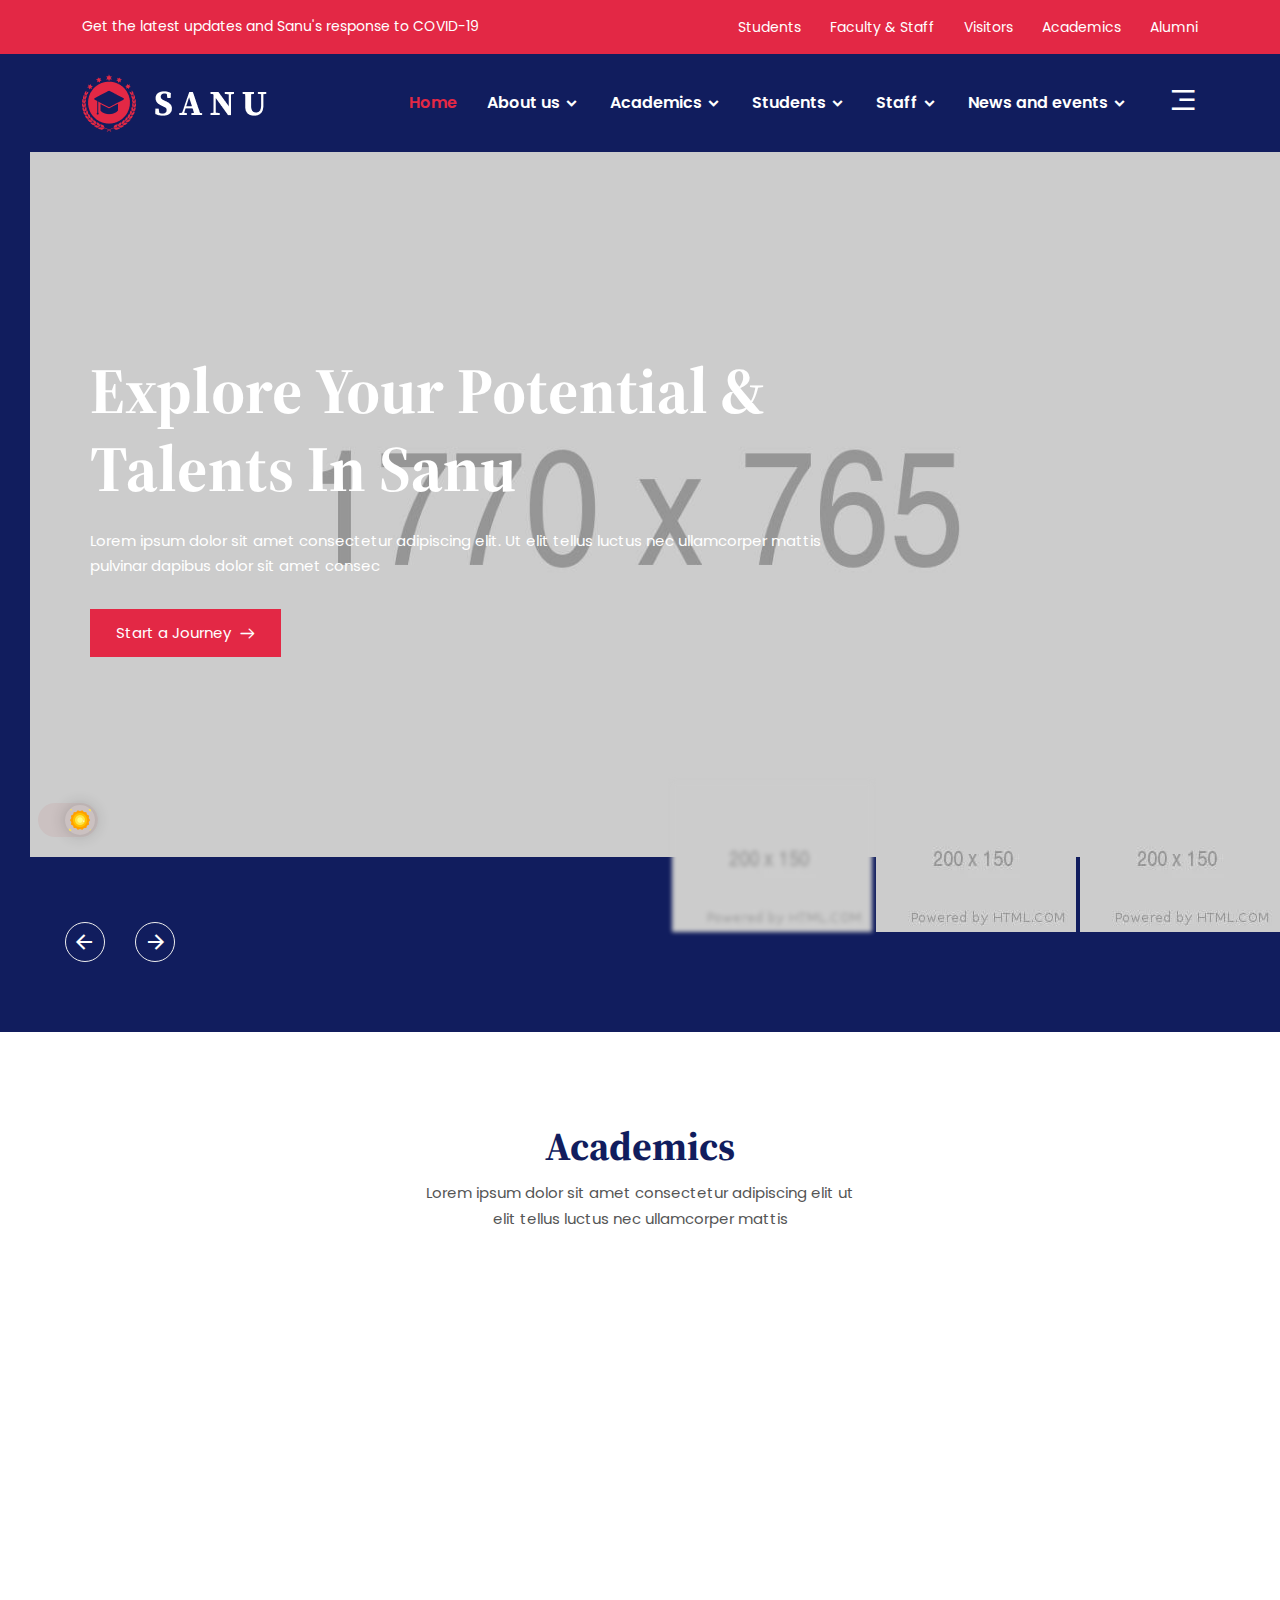
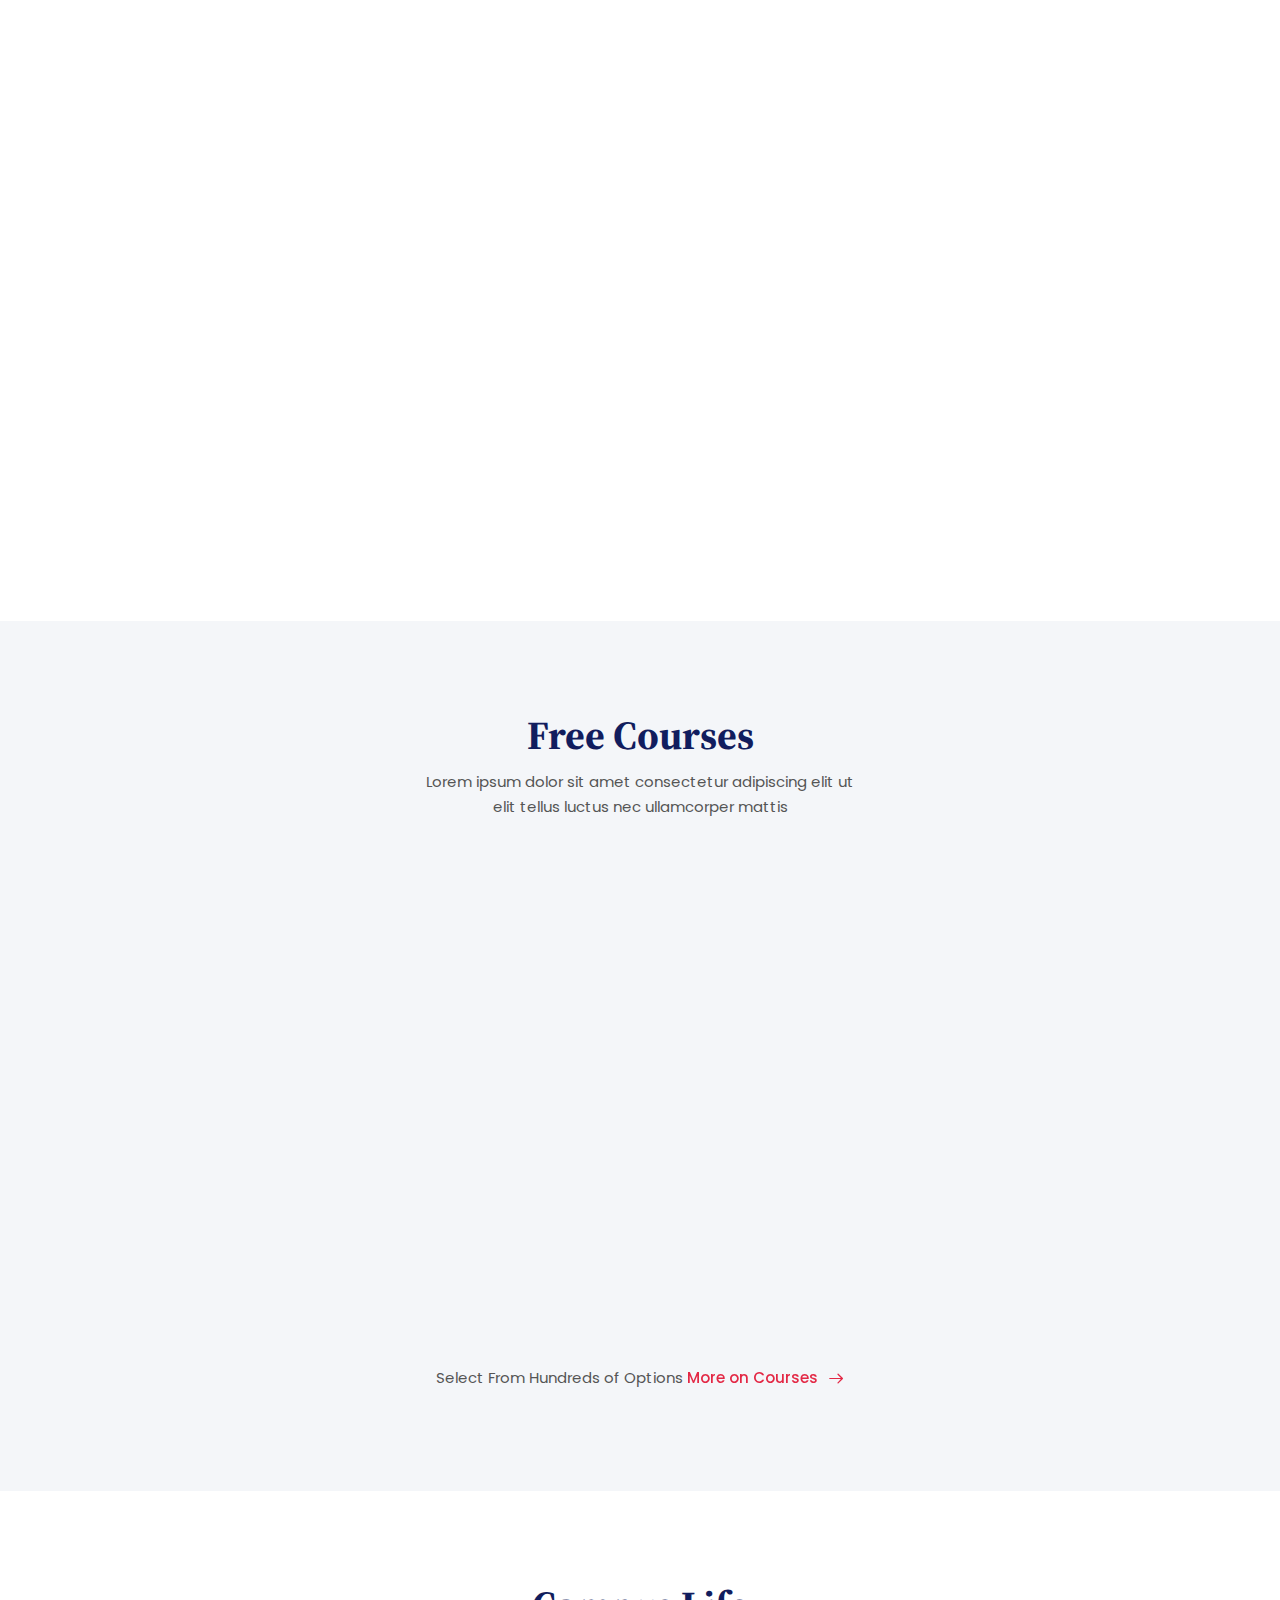
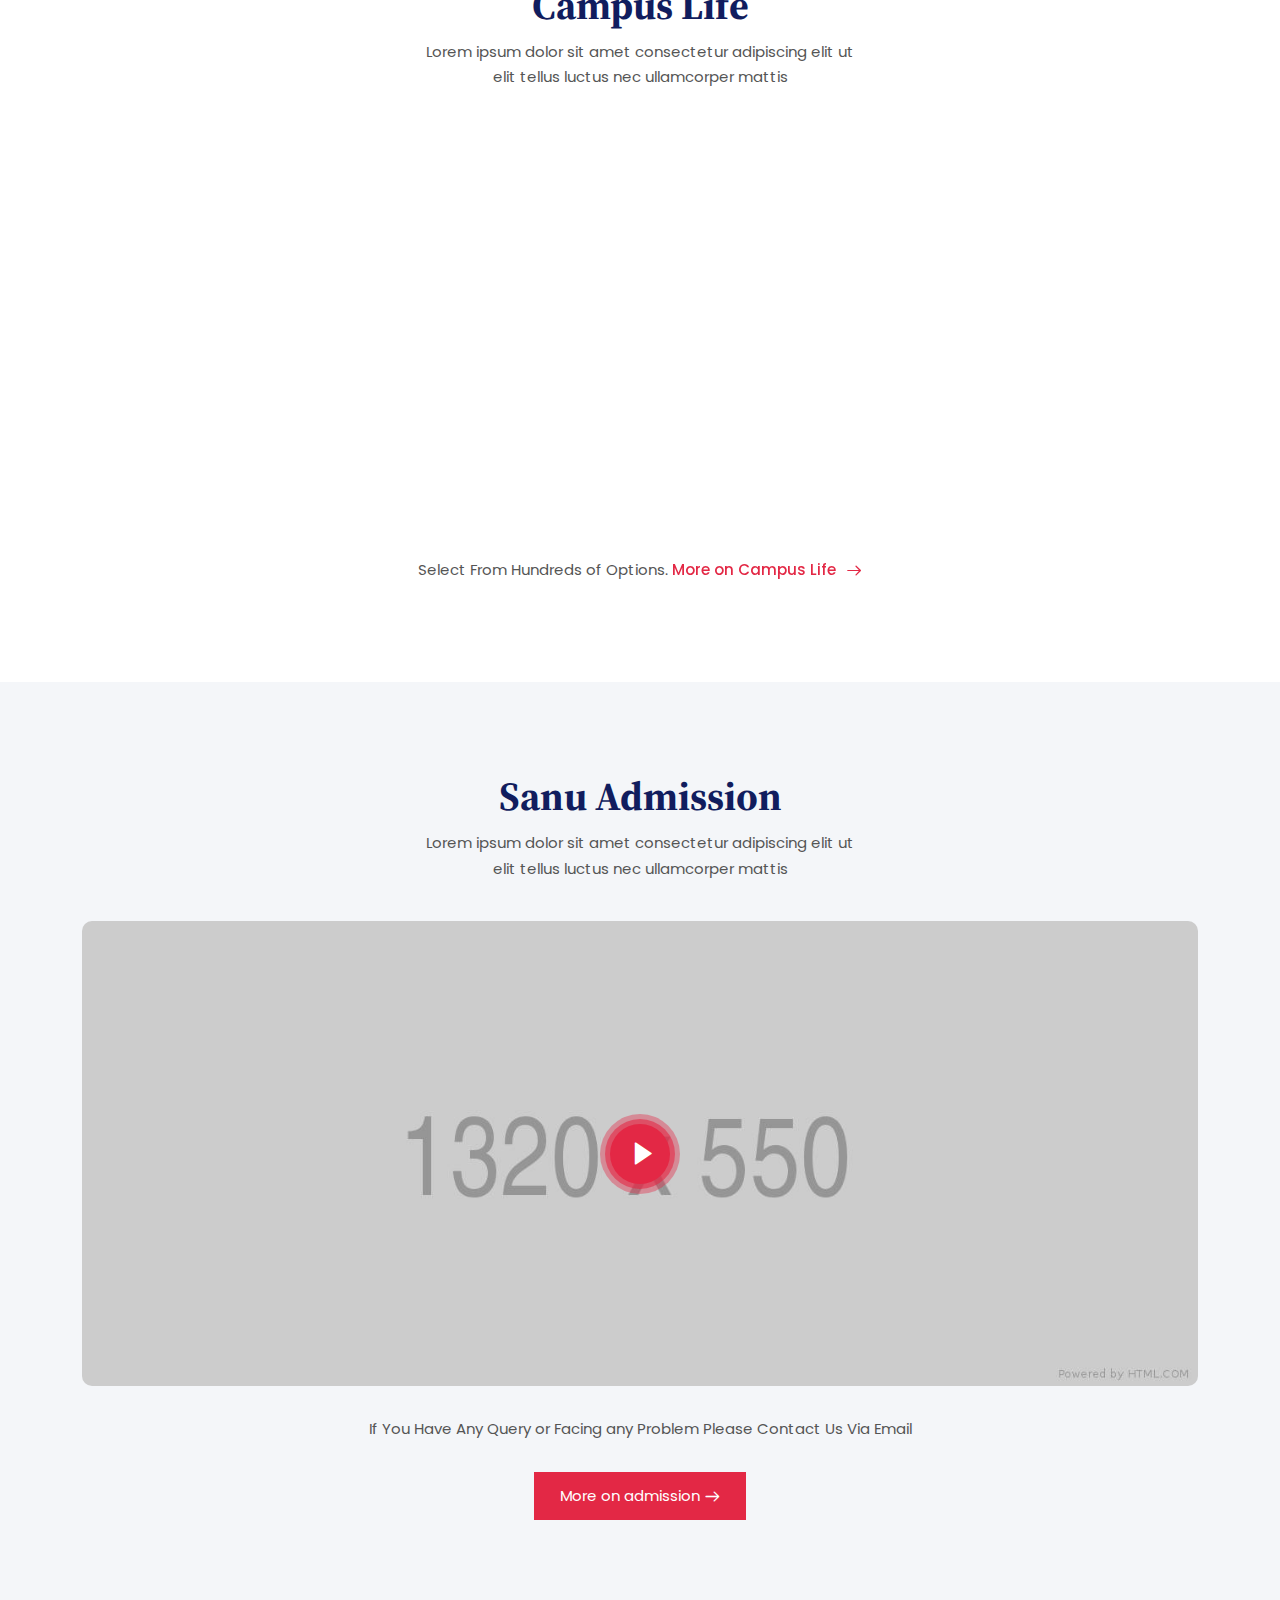
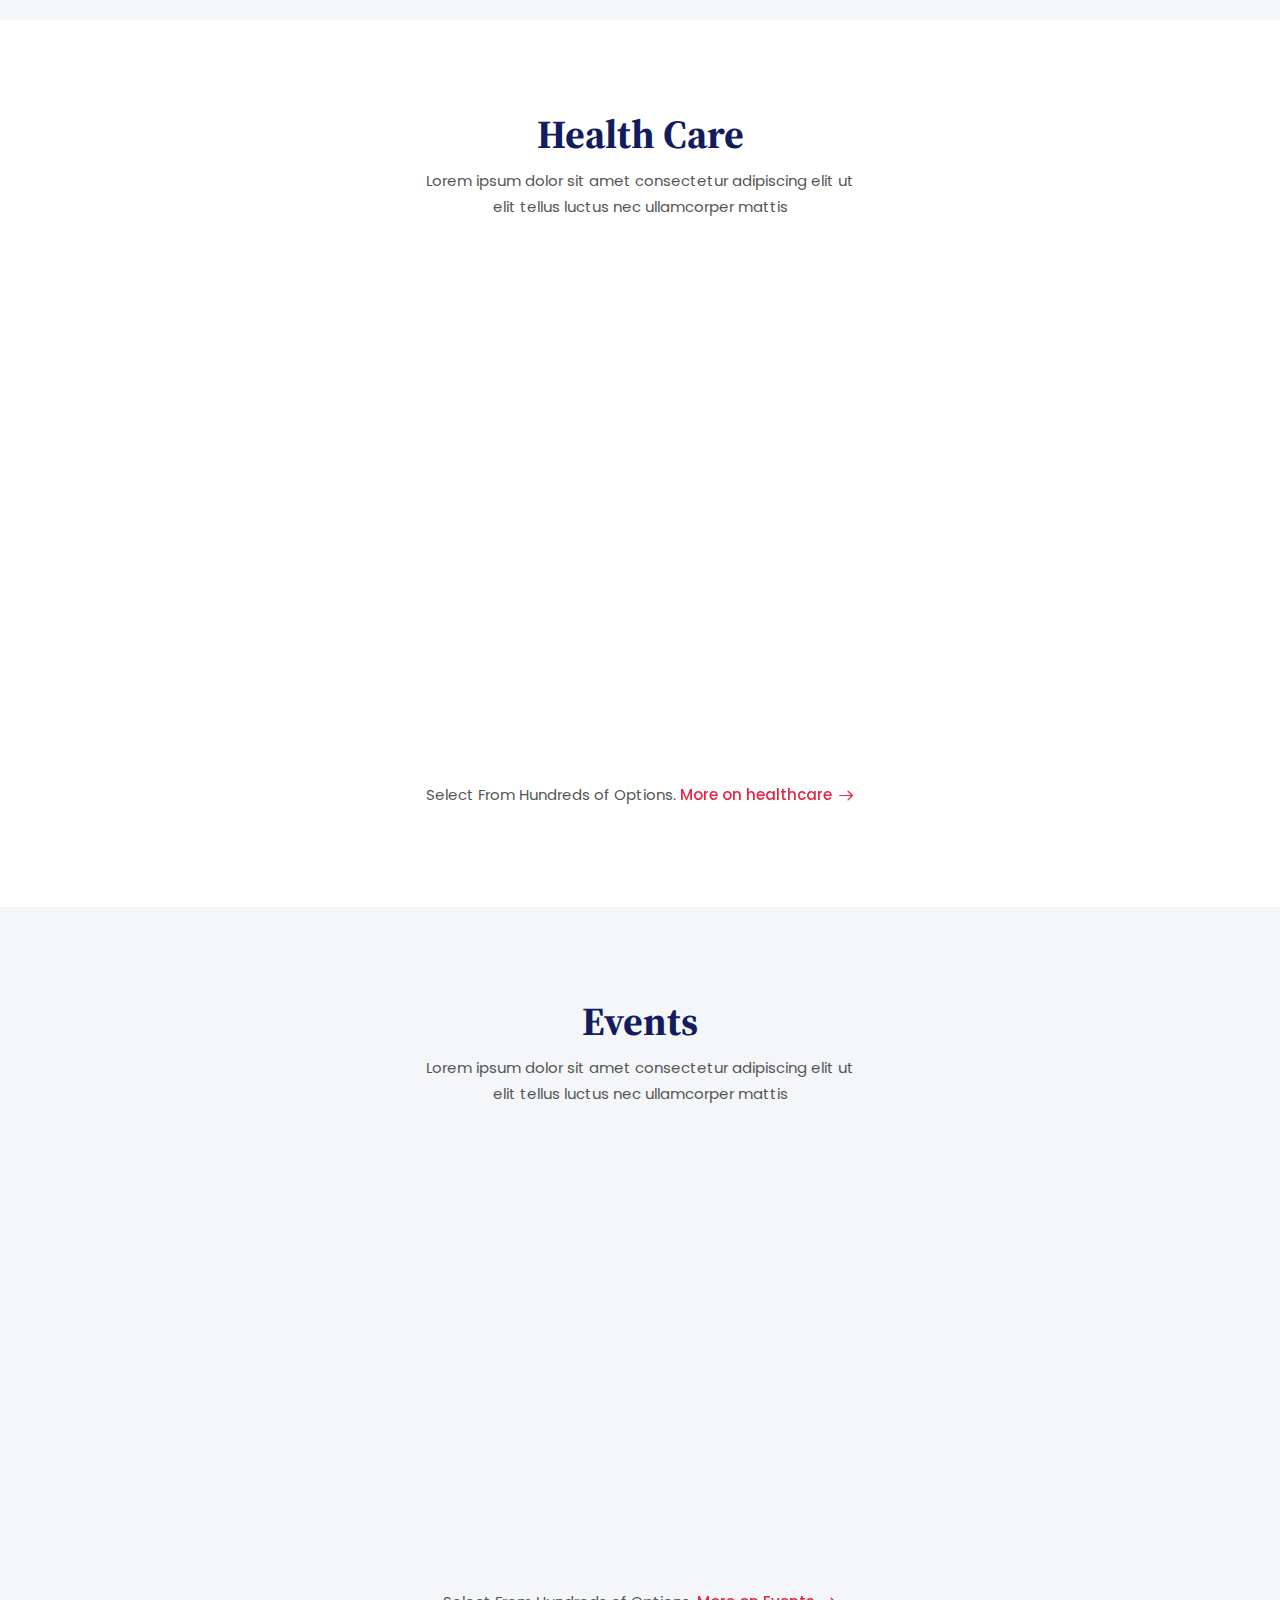
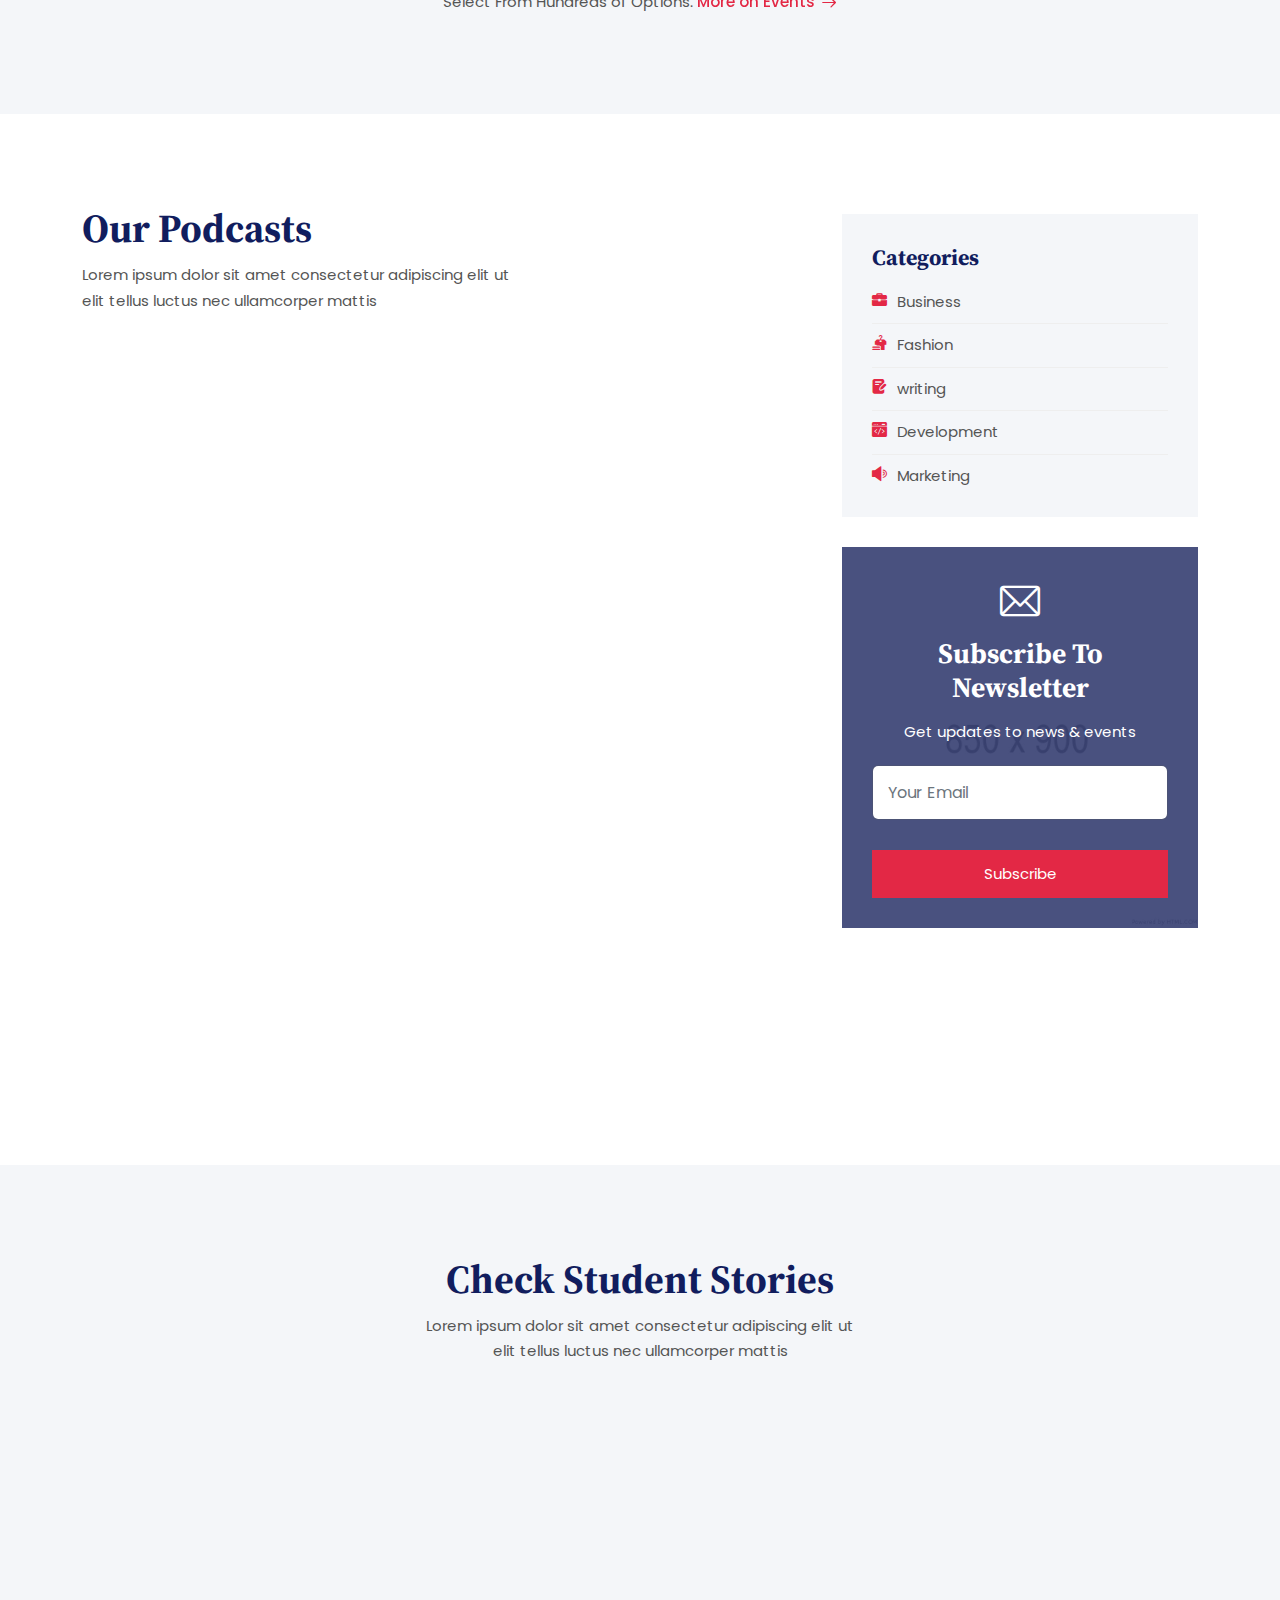
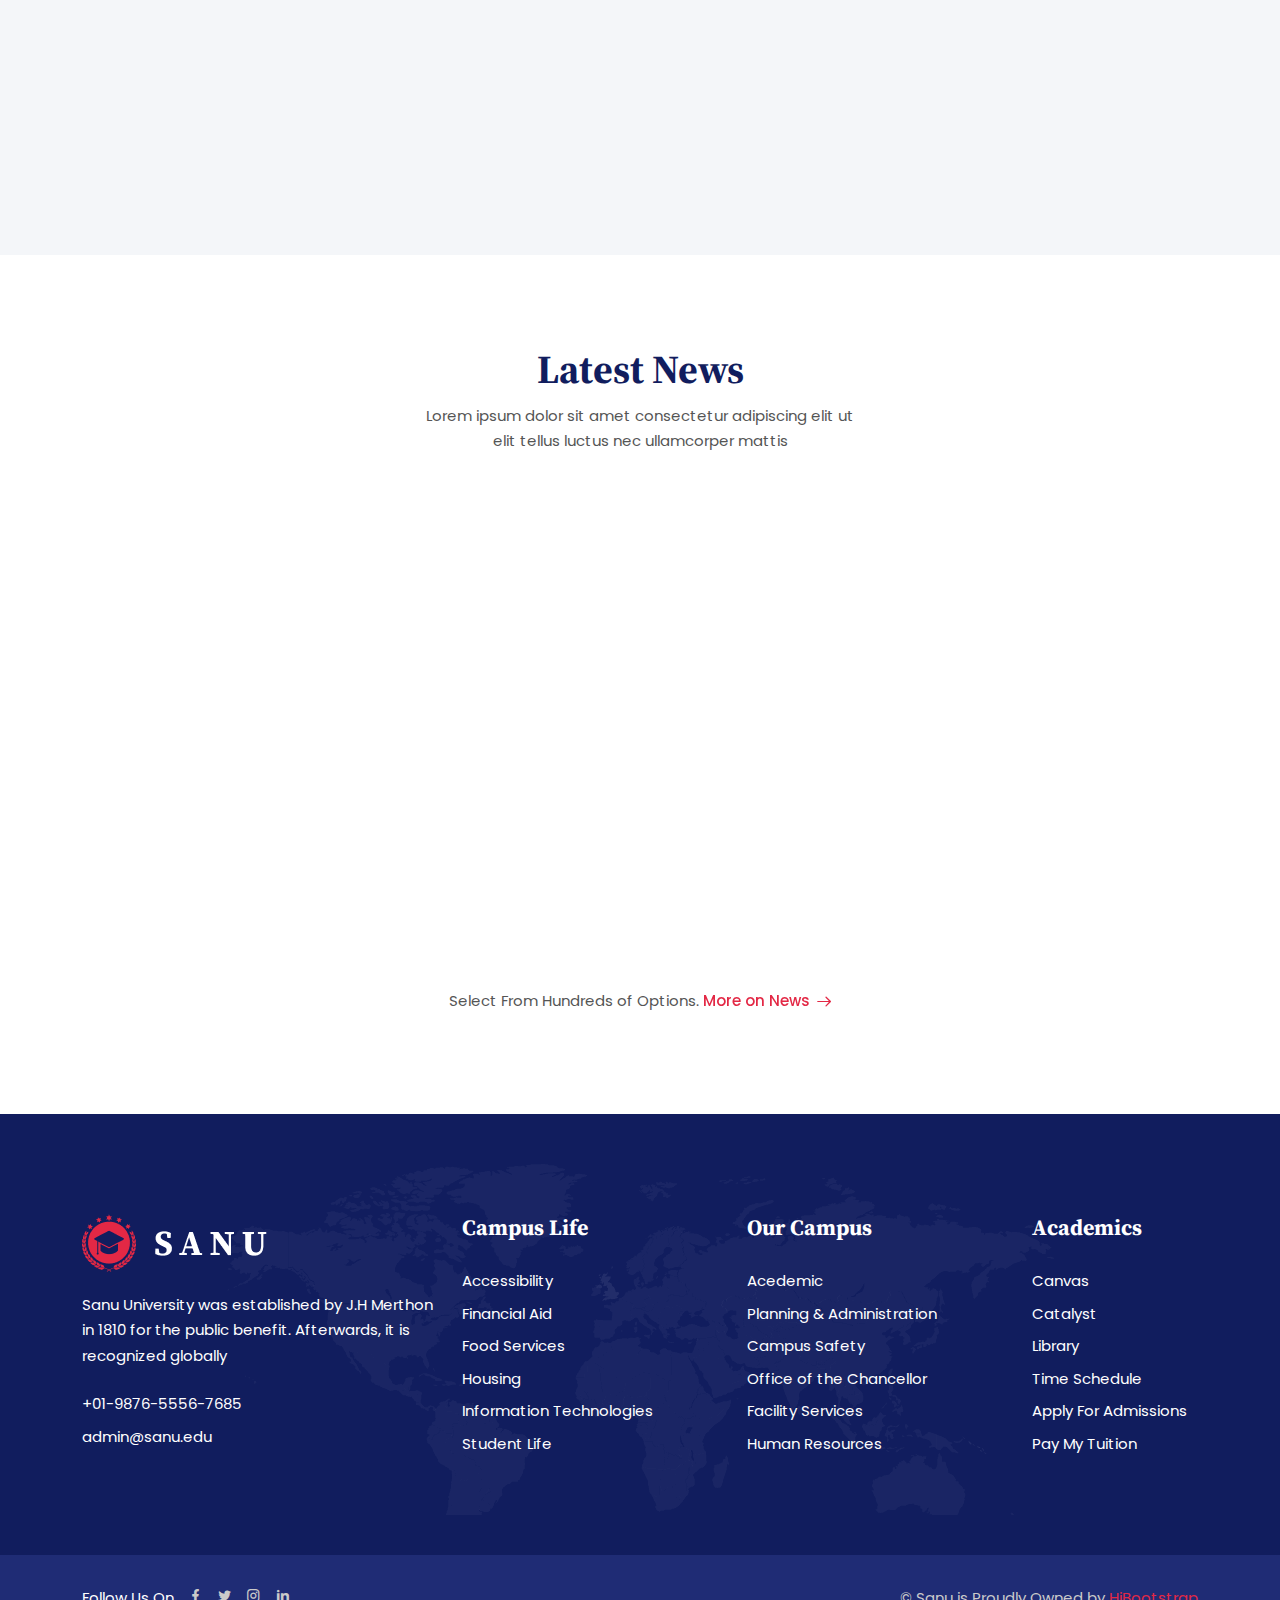
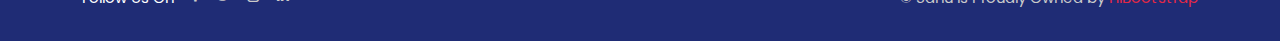
<file: index.html>
<!DOCTYPE html>
<html lang="zxx">
    <head>
        <meta charset="UTF-8">
        <meta http-equiv="X-UA-Compatible" content="IE=edge">
        <meta name="viewport" content="width=device-width, initial-scale=1.0">

        <!--Bootstrap Css-->
        <link rel="stylesheet" href="assets/css/bootstrap.min.css">
        <!--Meanmenu.css-->
        <link rel="stylesheet" href="assets/css/meanmenu.css">
        <!--Owl carousel-->
        <link rel="stylesheet" href="assets/css/owl.carousel.min.css">
        <!--Owl Theme-->
        <link rel="stylesheet" href="assets/css/owl.theme.default.min.css">
        <!--Magnific-popup-->
        <link rel="stylesheet" href="assets/css/magnific-popup.css">
        <!--Flaticon-->
        <link rel="stylesheet" href="assets/css/flaticon.css">
        <!--Remixicon-->
        <link rel="stylesheet" href="assets/css/remixicon.css">
        <!--Odometer-->
        <link rel="stylesheet" href="assets/css/odometer.min.css">
        <!--Aos css-->
        <link rel="stylesheet" href="assets/css/aos.css">
        <!--Style css-->
        <link rel="stylesheet" href="assets/css/style.css">
        <!--Dark css-->
        <link rel="stylesheet" href="assets/css/dark.css">
        <!--Responsive css-->
        <link rel="stylesheet" href="assets/css/responsive.css">

        <link rel="icon" type="image/png" href="assets/images/favicon.png">
        <title>Sanu - College University HTML Template</title>
    </head>
    <body>
        <!-- Start Preloader Area -->
        <div class="preloader-area">
            <div class="spinner">
                <div class="inner">
                    <div class="disc"></div>
                    <div class="disc"></div>
                    <div class="disc"></div>
                </div>
            </div>
        </div>
        <!-- End Preloader Area -->

        <!--Strat Top Header Area-->
        <div class="top-header-area">
            <div class="container-fluid">
                <div class="row align-items-center">
                    <div class="col-lg-6 col-md-6">
                        <div class="header-left-content">
                            <p>Get the latest updates and Sanu's response to COVID-19</p>
                        </div>
                    </div>
                    <div class="col-lg-6 col-md-6">                                        
                        <div class="header-right-content">
                            <div class="list">
                                <ul>
                                    <li><a href="graduate-admission.html">Students</a></li>
                                    <li><a href="campus-life.html">Faculty & Staff</a></li>
                                    <li><a href="admission.html">Visitors</a></li>
                                    <li><a href="academics.html">Academics</a></li>
                                    <li><a href="alumni.html">Alumni</a></li>
                                </ul>
                            </div>
                        </div>
                    </div>
                </div>
            </div>
        </div>
        <!--End Top Header Area-->

        <!-- Start Navbar Area --> 
        <div class="navbar-area nav-bg-1">
            <div class="mobile-responsive-nav">
                <div class="container">
                    <div class="mobile-responsive-menu">
                        <div class="logo">
                            <a href="index.html">
                                <img src="assets/images/logo.png" class="main-logo" lt="logo">
                                <img src="assets/images/white-logo.png" class="white-logo" alt="logo">
                            </a>
                        </div>
                    </div>
                </div>
            </div>

            <div class="desktop-nav">
                <div class="container-fluid">
                    <nav class="navbar navbar-expand-md navbar-light">
                        <a class="navbar-brand" href="index.html">
                            <img src="assets/images/white-logo.png" alt="logo">
                        </a>
                        <div class="collapse navbar-collapse mean-menu" id="navbarSupportedContent">
                            <ul class="navbar-nav ms-auto">
                                
                                <li class="nav-item active">
                                    <a href="index.html" class="nav-link">Home</a>
                                </li>

                                <li class="nav-item">
                                    <a href="#" class="nav-link dropdown-toggle">
                                        About us 
                                    </a>

                                    <ul class="dropdown-menu">
                                        <li class="nav-item">
                                            <a href="graduate-admission.html" class="nav-link">History</a>
                                        </li>
                                        <li class="nav-item">
                                            <a href="campus-life.html" class="nav-link">Mission</a>
                                        </li>

                                        

                                        <li class="nav-item">
                                            <a href="alumni.html" class="nav-link">Service Charter</a>
                                        </li>

                                        

                                        <li class="nav-item">
                                            <a href="#" class="nav-link dropdown-toggle">
                                                Latest News 
                                            </a>
        
                                            <ul class="dropdown-menu">
                                                <li class="nav-item">
                                                    <a href="latest-news.html" class="nav-link">Our Latest News</a>
                                                </li>
        
                                                <li class="nav-item">
                                                    <a href="news-details.html" class="nav-link">News Details</a>
                                                </li>
                                            </ul>
                                        </li>


                                        
                                        <li class="nav-item">
                                            <a href="faq.html" class="nav-link">FAQ</a>
                                        </li>
                                        <li class="nav-item">
                                            <a href="#" class="nav-link dropdown-toggle">
                                                Users 
                                            </a>
        
                                            <ul class="dropdown-menu">
                                                <li class="nav-item">
                                                    <a href="login.html" class="nav-link">Login</a>
                                                </li>
        
                                                <li class="nav-item">
                                                    <a href="register.html" class="nav-link">Register</a>
                                                </li>

                                                <li class="nav-item">
                                                    <a href="recover-password.html" class="nav-link">Recover Password</a>
                                                </li>
                                            </ul>
                                        </li>
                                        <li class="nav-item">
                                            <a href="privacy-policy.html" class="nav-link">Privacy Policy</a>
                                        </li>

                                        <li class="nav-item">
                                            <a href="terms-conditions.html" class="nav-link">Terms And Conditions</a>
                                        </li>

                                        <li class="nav-item">
                                            <a href="coming-soon.html" class="nav-link">Coming Soon</a>
                                        </li>
                                        
                                        <li class="nav-item">
                                            <a href="404.html" class="nav-link">404 Page</a>
                                        </li>
                                    </ul>
                                </li>


                                <li class="nav-item">
                                    <a href="#" class="nav-link dropdown-toggle">
                                        Academics 
                                    </a>

                                    <ul class="dropdown-menu">
                                        <li class="nav-item">
                                            <a href="#" class="nav-link">Departments</a>
                                        </li>

                                        <li class="nav-item">
                                            <a href="#" class="nav-link">Programs</a>
                                        </li>
                                        <li class="nav-item">
                                            <a href="#" class="nav-link">E-Learning</a>
                                        </li>
                                        <li class="nav-item">
                                            <a href="#" class="nav-link">Library</a>
                                        </li>
                                    </ul>
                                </li>

                                <li class="nav-item">
                                    <a href="#" class="nav-link dropdown-toggle">
                                        Students  
                                    </a>

                                    <ul class="dropdown-menu">
                                        <li class="nav-item">
                                            <a href="#" class="nav-link">Timetables</a>
                                        </li>

                                        <li class="nav-item">
                                            <a href="#" class="nav-link">Term Dates</a>
                                        </li>

                                        <li class="nav-item">
                                            <a href="#" class="nav-link">Dean of students</a>
                                        </li>

                                        <li class="nav-item">
                                            <a href="#" class="nav-link">Student’s portal</a>
                                        </li>

                                        <li class="nav-item">
                                            <a href="#" class="nav-link">Guidance and counselling</a>
                                        </li>

                                        <li class="nav-item">
                                            <a href="#" class="nav-link">Downloads</a>
                                        </li>

                                        <li class="nav-item">
                                            <a href="#" class="nav-link">Prospective students</a>
                                        </li>
                                        <li class="nav-item">
                                            <a href="#" class="nav-link">Apply</a>
                                        </li>
                                    </ul>
                                </li>
                                <li class="nav-item">
                                    <a href="#" class="nav-link dropdown-toggle">
                                        Staff  
                                    </a>

                                    <ul class="dropdown-menu">
                                        <li class="nav-item">
                                            <a href="#" class="nav-link">Timetables</a>
                                        </li>

                                        <li class="nav-item">
                                            <a href="#" class="nav-link">Portal</a>
                                        </li>

                                        <li class="nav-item">
                                            <a href="#" class="nav-link">PC</a>
                                        </li>

                                        

                                        <li class="nav-item">
                                            <a href="#" class="nav-link">Downloads</a>
                                        </li>
                                    </ul>
                                </li>











                                <li class="nav-item">
                                    <a href="#" class="nav-link dropdown-toggle">
                                        News and events   
                                    </a>

                                    <ul class="dropdown-menu">
                                        <li class="nav-item">
                                            <a href="events.html" class="nav-link">Upcoming events</a>
                                        </li>

                                        <li class="nav-item">
                                            <a href="events-details.html" class="nav-link">Annual events</a>
                                        </li>
                                        <li class="nav-item">
                                            <a href="events-details.html" class="nav-link">Student stories</a>
                                        </li>
                                        <li class="nav-item">
                                            <a href="events-details.html" class="nav-link">Alumni stories</a>
                                        </li>
                                    </ul>
                                </li>

                            </ul>

                            <div class="others-options">
                                <div class="icon">
                                    <i class="ri-menu-3-fill" data-bs-toggle="modal" data-bs-target="#sidebarModal"></i>
                                </div>
                            </div>
                        </div>
                    </nav>
                </div>
            </div>

            <div class="others-option-for-responsive">
                <div class="container">
                    <div class="dot-menu">
                        <div class="inner">
                            <div class="icon">
                                <i class="ri-menu-3-fill" data-bs-toggle="modal" data-bs-target="#sidebarModal"></i>
                            </div>
                        </div>
                    </div>
                </div>
            </div>
        </div>
        <!-- End Navbar Area -->

        <!-- Sidebar Modal -->
        <div class="sidebarModal modal right fade" id="sidebarModal" tabindex="-1" role="dialog">
            <div class="modal-dialog" role="document">
                <div class="modal-content">
                    <button type="button" class="close" data-bs-dismiss="modal"><i class="ri-close-line"></i></button>

                    <div class="modal-body">
                        <a href="index.html">
                            <img src="assets/images/logo.png" class="main-logo" alt="logo">
                            <img src="assets/images/white-logo.png" class="white-logo" alt="logo">
                        </a>
                        <div class="sidebar-content">
                            <h3>About Us</h3>
                            <p>Lorem ipsum dolor sit amet consectetur adipiscing elit sed do eiusmod tempor incididunt ut labore et dolore magna aliqua.</p>

                            <div class="sidebar-btn">
                                <a href="contact.html" class="default-btn">Let’s Talk</a>
                            </div>
                        </div>
                        <div class="sidebar-contact-info">
                            <h3>Contact Information</h3>

                            <ul class="info-list">
                                <li><i class="ri-phone-fill"></i> <a href="tel:9901234567">+990-123-4567</a></li>
                                
                                <li><i class="ri-mail-line"></i><a href="mailto:hello@sanu.com">hello@sanu.com</a></li>

                                <li><i class="ri-map-pin-line"></i> 413 North Las Vegas, NV 89032</li>
                            </ul>
                        </div>
                        <ul class="sidebar-social-list">
                            <li>
                                <a href="https://www.facebook.com" target="_blank"><i class="flaticon-facebook"></i></a>
                            </li>
                            <li>
                                <a href="https://www.twitter.com" target="_blank"><i class="flaticon-twitter"></i></a>
                            </li>
                            <li>
                                <a href="https://linkedin.com/?lang=en" target="_blank"><i class="flaticon-linkedin"></i></a>
                            </li>
                            <li>
                                <a href="https://instagram.com/?lang=en" target="_blank"><i class="flaticon-instagram"></i></a>
                            </li>
                        </ul>
                        <div class="contact-form">
                            <h3>Ready to Get Started?</h3>

                            <form id="contactForm">
                                <div class="row">
                                    <div class="col-lg-12 col-md-6">
                                        <div class="form-group">
                                            <input type="text" name="name" class="form-control" required data-error="Please enter your name" placeholder="Your name">
                                            <div class="help-block with-errors"></div>
                                        </div>
                                    </div>

                                    <div class="col-lg-12 col-md-6">
                                        <div class="form-group">
                                            <input type="email" name="email" class="form-control" required data-error="Please enter your email" placeholder="Your email address">
                                            <div class="help-block with-errors"></div>
                                        </div>
                                    </div>

                                    <div class="col-lg-12 col-md-12">
                                        <div class="form-group">
                                            <input type="text" name="phone_number" class="form-control" required data-error="Please enter your phone number" placeholder="Your phone number">
                                            <div class="help-block with-errors"></div>
                                        </div>
                                    </div>

                                    <div class="col-lg-12 col-md-12">
                                        <div class="form-group">
                                            <textarea name="message" class="form-control" cols="30" rows="6" required data-error="Please enter your message" placeholder="Write your message..."></textarea>
                                            <div class="help-block with-errors"></div>
                                        </div>
                                    </div>

                                    <div class="col-lg-12 col-md-12">
                                        <button type="submit" class="default-btn">Send Message<span></span></button>
                                        <div id="msgSubmit" class="h3 text-center hidden"></div>
                                        <div class="clearfix"></div>
                                    </div>
                                </div>
                            </form>
                        </div>
                    </div>
                </div>
            </div>
        </div>
        <!-- End Sidebar Modal -->

        <!--Start Banner Area-->
        <div class="banner-area pb-100">
            <div class="container-fluid">
                <div class="hero-slider owl-carousel owl-theme" data-slider-id="1">
                    <div class="slider-item banner-bg-1">
                        <div class="slider-content">
                            <h1>Explore Your Potential & Talents In Sanu</h1>
                            <p>Lorem ipsum dolor sit amet consectetur adipiscing elit. Ut elit tellus luctus nec ullamcorper mattis pulvinar dapibus dolor sit amet consec</p>
                            <a href="courses.html" class="default-btn btn">Start a Journey <i class="flaticon-next"></i></a>
                        </div>
                    </div>
                    <div class="slider-item banner-bg-2">
                        <div class="slider-content">
                            <h1>Explore Your Creativity & Talent With Sanu</h1>
                            <p>Lorem ipsum dolor sit amet consectetur adipiscing elit. Ut elit tellus luctus nec ullamcorper mattis pulvinar dapibus dolor sit amet consec</p>
                            <a href="courses.html" class="default-btn btn">Start a Journey <i class="flaticon-next"></i></a>
                        </div>
                    </div>
                    <div class="slider-item banner-bg-3">
                        <div class="slider-content">
                            <h1>Start Your Beautiful & Bright Future From Here</h1>
                            <p>Lorem ipsum dolor sit amet consectetur adipiscing elit. Ut elit tellus luctus nec ullamcorper mattis pulvinar dapibus dolor sit amet consec</p>
                            <a href="courses.html" class="default-btn btn">Start a Journey <i class="flaticon-next"></i></a>
                        </div>
                    </div>
                </div>
                <div class="owl-thumbs" data-slider-id="1">
                    <button class="owl-thumb-item">
                        <img src="assets/images/banner/thumb-1.jpg" alt="Images">  
                    </button>

                    <button class="owl-thumb-item">
                        <img src="assets/images/banner/thumb-2.jpg" alt="Images">  
                    </button>

                    <button class="owl-thumb-item">
                        <img src="assets/images/banner/thumb-3.jpg" alt="Images">  
                    </button>
                </div>
            </div>
        </div>
        <!--End Banner Area-->

        <!--Start Academic Area-->
        <div class="academic-area pt-100 pb-70">
            <div class="container">
                <div class="section-title">
                    <h2>Academics</h2>
                    <p>Lorem ipsum dolor sit amet consectetur adipiscing elit ut elit tellus luctus nec ullamcorper mattis </p>
                </div>
                <div class="row justify-content-center">
                    <div class="col-lg-4 col-md-6" data-aos="fade-up" data-aos-duration="1200" data-aos-delay="200" data-aos-once="true">
                        <div class="single-academics-card">
                            <div class="academic-top-content">
                                <i class="flaticon-college-graduation"></i>
                                <a href="academics-details.html"><h3>Undergraduate Education</h3></a>
                            </div>
                            <p>Lorem ipsum dolor sit amet consectetur ad
                            piscing elit ut elit tellus luctus nec dolor sit amet consec teturul</p>
                            <a href="academics-details.html" class="read-more-btn">Undergraduate Education<i class="flaticon-next"></i></a>
                        </div>
                    </div>
                    <div class="col-lg-4 col-md-6" data-aos="fade-up" data-aos-duration="1200" data-aos-delay="400" data-aos-once="true">
                        <div class="single-academics-card">
                            <div class="academic-top-content">
                                <i class="flaticon-graduation"></i>
                                <a href="academics-details.html"><h3>Graduate Education</h3></a>
                            </div>
                            <p>Lorem ipsum dolor sit amet consectetur ad
                            piscing elit ut elit tellus luctus nec dolor sit amet consec teturul</p>
                            <a href="academics-details.html" class="read-more-btn">Graduate Education<i class="flaticon-next"></i></a>
                        </div>
                    </div>
                    <div class="col-lg-4 col-md-6" data-aos="fade-up" data-aos-duration="1200" data-aos-delay="600" data-aos-once="true">
                        <div class="single-academics-card">
                            <div class="academic-top-content">
                                <i class="flaticon-writing-tool"></i>
                                <a href="academics-details.html"><h3>Lifelong learning</h3></a>
                            </div>
                            <p>Lorem ipsum dolor sit amet consectetur ad
                            piscing elit ut elit tellus luctus nec dolor sit amet consec teturul</p>
                            <a href="academics-details.html" class="read-more-btn">Lifelong learning<i class="flaticon-next"></i></a>
                        </div>
                    </div>
                </div>
            </div>
        </div>
        <!--End Academic Area-->

        <!--Start Campus Information-->
        <div class="campus-information-area pb-70">
            <div class="container">
                <div class="row align-items-center">
                    <div class="col-lg-6" data-aos="fade-right" 
                    data-aos-easing="ease-in-sine" data-aos-duration="1300" data-aos-once="true">
                        <div class="campus-content pr-20">
                            <div class="campus-title">
                                <h2>Campus Information</h2>
                                <p>Lorem ipsum dolor sit amet, consectetur adipiscing elit, sed do eiusmod tem incid idunt ut labore et dolore magna aliqua. Ut enim ad minim ven iam quis nostrud xerci tation ulla mco laboris nisi ut </p>
                            </div>
                            <div class="list">
                                <div class="row">
                                    <div class="col-lg-6 col-md-6">
                                        <ul>
                                            <li>
                                                <i class="ri-check-fill"></i>
                                                <p>Graduate Programs</p>
                                            </li>
                                            <li>
                                                <i class="ri-check-fill"></i>
                                                <p>Programs</p>
                                            </li>
                                            <li>
                                                <i class="ri-check-fill"></i>
                                                <p>Doctoral Degrees</p>
                                            </li>
                                            <li>
                                                <i class="ri-check-fill"></i>
                                                <p>Alumni & Giving</p>
                                            </li>
                                        </ul>
                                    </div>
                                    <div class="col-lg-6 col-md-6">
                                        <ul>
                                            <li>
                                                <i class="ri-check-fill"></i>
                                                <p>Undergraduate</p>
                                            </li>
                                            <li>
                                                <i class="ri-check-fill"></i>
                                                <p>International Hubs</p>
                                            </li>
                                            <li>
                                                <i class="ri-check-fill"></i>
                                                <p>Doctoral Degrees</p>
                                            </li>
                                            <li>
                                                <i class="ri-check-fill"></i>
                                                <p>Global Students</p>
                                            </li>
                                        </ul>
                                    </div>
                                </div>
                            </div>
                            <div class="counter">
                                <div class="row">
                                    <div class="col-lg-4 col-4">
                                        <div class="counter-card">
                                            <h1>
                                                <span class="odometer" data-count="65">00</span>
                                                <span class="target">+</span>
                                            </h1>
                                            <p>Years Of Experience</p>
                                        </div>
                                    </div>
                                    <div class="col-lg-4 col-4">
                                        <div class="counter-card">
                                            <h1>
                                                <span class="odometer" data-count="30">00</span>
                                                <span class="target heading-color">k</span><span class="target">+</span>
                                            </h1>
                                            <p>Global Students</p>
                                        </div>
                                    </div>
                                    <div class="col-lg-4 col-4">
                                        <div class="counter-card">
                                            <h1>
                                                <span class="odometer" data-count="52">00</span>
                                                <span class="target">+</span>
                                            </h1>
                                            <p>Student Nationalities</p>
                                        </div>
                                    </div>
                                </div>
                            </div>
                            <a href="campus-life.html" class="default-btn btn">Start your application<i class="flaticon-next"></i></a>
                        </div>
                    </div>
                    <div class="col-lg-6" data-aos="fade-up" 
                    data-aos-easing="ease-in-sine" data-aos-duration="1300" data-aos-once="true">
                        <div class="campus-image pl-20">
                            <img src="assets/images/campus-information/campus-1.jpg" alt="Image">
                        </div>
                    </div>
                </div>
            </div>
        </div>
        <!--End Campus Information-->

        <!--Start Courses Area-->
        <div class="courses-area ptb-100 bg-f4f6f9">
            <div class="container">
                <div class="section-title">
                    <h2>Free Courses</h2>
                    <p>Lorem ipsum dolor sit amet consectetur adipiscing elit ut elit tellus luctus nec ullamcorper mattis</p>
                </div>
                <div class="row justify-content-center">
                    <div class="col-lg-4 col-md-6" data-aos="fade-up" data-aos-duration="1200" data-aos-delay="200" data-aos-once="true">
                        <div class="single-courses-card">
                            <div class="courses-img">
                                <a href="courses-details.html"><img src="assets/images/courses/courses-1.jpg" alt="Image"></a>
                            </div>
                            <div class="courses-content">
                                <div class="admin-profile">
                                    <img src="assets/images/courses/admin-1.jpg" alt="Image">
                                    <p>With <a href="courses-details.html">Jessica Hamson</a></p>
                                </div>
                                <a href="courses-details.html"><h3>Python Programming For Data Science</h3></a>
                                <div class="bottom-content">
                                    <ul class="d-flex justify-content-between">
                                        <li>
                                            <ul>
                                                <li><i class="flaticon-graduation"></i>321</li>
                                                <li><i class="flaticon-bubble-chat"></i>1.2k</li>
                                            </ul>
                                        </li>
                                        <li><a href="#">Free</a></li>
                                    </ul>
                                </div>
                            </div>
                        </div>
                    </div>
                    <div class="col-lg-4 col-md-6" data-aos="fade-up" data-aos-duration="1200" data-aos-delay="400" data-aos-once="true">
                        <div class="single-courses-card">
                            <div class="courses-img">
                                <a href="courses-details.html"><img src="assets/images/courses/courses-2.jpg" alt="Image"></a>
                            </div>
                            <div class="courses-content">
                                <div class="admin-profile">
                                    <img src="assets/images/courses/admin-2.jpg" alt="Image">
                                    <p>With <a href="courses-details.html">Christoph Baldwin</a></p>
                                </div>
                                <a href="courses-details.html"><h3>Databases: Advanced Topics In SQL And Athers</h3></a>
                                <div class="bottom-content">
                                    <ul class="d-flex justify-content-between">
                                        <li>
                                            <ul>
                                                <li><i class="flaticon-graduation"></i>321</li>
                                                <li><i class="flaticon-bubble-chat"></i>1.2k</li>
                                            </ul>
                                        </li>
                                        <li><a href="#">Free</a></li>
                                    </ul>
                                </div>
                            </div>
                        </div>
                    </div>
                    <div class="col-lg-4 col-md-6" data-aos="fade-up" data-aos-duration="1200" data-aos-delay="600" data-aos-once="true">
                        <div class="single-courses-card">
                            <div class="courses-img">
                                <a href="courses-details.html"><img src="assets/images/courses/courses-3.jpg" alt="Image"></a>
                            </div>
                            <div class="courses-content">
                                <div class="admin-profile">
                                    <img src="assets/images/courses/admin-3.jpg" alt="Image">
                                    <p>With <a href="courses-details.html">Morgen Matthias</a></p>
                                </div>
                                <a href="courses-details.html"><h3>Analyzing Data With MS Excel & Excel</h3></a>
                                <div class="bottom-content">
                                    <ul class="d-flex justify-content-between">
                                        <li>
                                            <ul>
                                                <li><i class="flaticon-graduation"></i>321</li>
                                                <li><i class="flaticon-bubble-chat"></i>1.2k</li>
                                            </ul>
                                        </li>
                                        <li><a href="#">Free</a></li>
                                    </ul>
                                </div>
                            </div>
                        </div>
                    </div>
                </div>
                <div class="more-courses text-center">
                    <p>Select From Hundreds of Options <a href="courses.html" class="read-more-btn active">More on Courses <i class="flaticon-next"></i></a></p>
                </div>
            </div>
        </div>
        <!--End Courses Area-->

        <!--Start Campus Life Area-->
        <div class="campus-life-area ptb-100">
            <div class="container">
                <div class="section-title">
                    <h2>Campus Life</h2>
                    <p>Lorem ipsum dolor sit amet consectetur adipiscing elit ut elit tellus luctus nec ullamcorper mattis </p>
                </div>
                <div class="row justify-content-center">
                    <div class="col-lg-4 col-md-6" data-aos="fade-up" data-aos-duration="1200" data-aos-delay="200" data-aos-once="true">
                        <div class="single-campus-card">
                            <div class="img">
                                <a href="campus-life.html"><img src="assets/images/campus-life/campus-life-1.jpg" alt="Image"></a>
                            </div>
                            <div class="campus-content">
                                <span>Art & Culture</span>
                                <a href="campus-life.html"><h3>Art, Exercise And Escapism In Nature</h3></a>
                            </div>
                        </div>
                    </div>
                    <div class="col-lg-4 col-md-6" data-aos="fade-up" data-aos-duration="1200" data-aos-delay="400" data-aos-once="true">
                        <div class="single-campus-card">
                            <div class="img">
                                <a href="campus-life.html"><img src="assets/images/campus-life/campus-life-2.jpg" alt="Image"></a>
                            </div>
                            <div class="campus-content">
                                <span>Athletics & Fitness</span>
                                <a href="campus-life.html"><h3>Improve Athletic Performance Tips From Sanu</h3></a>
                            </div>
                        </div>
                    </div>
                    <div class="col-lg-4 col-md-6" data-aos="fade-up" data-aos-duration="1200" data-aos-delay="600" data-aos-once="true">
                        <div class="single-campus-card">
                            <div class="img">
                                <a href="campus-life.html"><img src="assets/images/campus-life/campus-life-3.jpg" alt="Image"></a>
                            </div>
                            <div class="campus-content">
                                <span>Student Life</span>
                                <a href="campus-life.html"><h3>Why I Changed My Mind About Career Connections</h3></a>
                            </div>
                        </div>
                    </div>
                </div>
                <div class="more-campus text-center">
                    <p>Select From Hundreds of Options. <a href="campus-life.html" class="read-more-btn active">More on Campus Life <i class="flaticon-next"></i></a></p>
                </div>
            </div>
        </div>
        <!--End Campus Life Area-->

        <!--Start Admisssion Area-->
        <div class="admisssion-area bg-f4f6f9 ptb-100">
            <div class="container">
                <div class="admission-content">
                    <div class="section-title">
                        <h2>Sanu Admission</h2>
                        <p>Lorem ipsum dolor sit amet consectetur adipiscing elit ut elit tellus luctus nec ullamcorper mattis </p>
                    </div>
                    <div class="admission-image">
                        <img src="assets/images/admission/admission-1.jpg" alt="Image">
                        <div class="icon">
                            <a class="popup-youtube play-btn" href="https://www.youtube.com/watch?v=6WQCJx_vEX4"><i class="ri-play-fill"></i></a>
                        </div>
                    </div>
                    <div class="query text-center">
                        <p>If You Have Any Query or Facing any Problem Please Contact Us Via Email</p>
                        <a href="admission.html" class="default-btn btn">More on admission<i class="flaticon-next"></i></a>
                    </div>
                </div>
            </div>
        </div>
        <!--End Admisssion Area-->

        <!--Start Health Care Area-->
        <div class="health-care-area ptb-100">
            <div class="container">
                <div class="section-title">
                    <h2>Health Care</h2>
                    <p>Lorem ipsum dolor sit amet consectetur adipiscing elit ut elit tellus luctus nec ullamcorper mattis </p>
                </div>
                <div class="row justify-content-center">
                    <div class="col-lg-4 col-md-6" data-aos="fade-up" data-aos-duration="1200" data-aos-delay="200" data-aos-once="true">
                        <div class="single-health-care-card">
                            <div class="img">
                                <a href="#"><img src="assets/images/health-care/health-care-1.jpg" alt="Image"></a>
                            </div>
                            <div class="health-care-content">
                                <a href="#"><h3>Happiness Begins With Good Health</h3></a>
                                <p>Lorem ipsum dolor sit amet con sec teturo adip iscing elit sed do eiusmod tempor insi didunt ut labore et dolore</p>
                                <a href="health-care.html" class="read-more-btn">Read More on healthcare<i class="flaticon-next"></i></a>
                            </div>
                        </div>
                    </div>
                    <div class="col-lg-4 col-md-6" data-aos="fade-up" data-aos-duration="1200" data-aos-delay="400" data-aos-once="true">
                        <div class="single-health-care-card">
                            <div class="img">
                                <a href="#"><img src="assets/images/health-care/health-care-2.jpg" alt="Image"></a>
                            </div>
                            <div class="health-care-content">
                                <a href="#"><h3>When Life Depends on Medical Technology</h3></a>
                                <p>Lorem ipsum dolor sit amet con sec teturo adip iscing elit sed do eiusmod tempor insi didunt ut labore et dolore</p>
                                <a href="health-care.html" class="read-more-btn">Read More on healthcare<i class="flaticon-next"></i></a>
                            </div>
                        </div>
                    </div>
                    <div class="col-lg-4 col-md-6" data-aos="fade-up" data-aos-duration="1200" data-aos-delay="600" data-aos-once="true">
                        <div class="single-health-care-card">
                            <div class="img">
                                <a href="#"><img src="assets/images/health-care/health-care-3.jpg" alt="Image"></a>
                            </div>
                            <div class="health-care-content">
                                <a href="#"><h3> Making A Meaningful Difference In Patients’ lives.</h3></a>
                                <p>Lorem ipsum dolor sit amet con sec teturo adip iscing elit sed do eiusmod tempor insi didunt ut labore et dolore</p>
                                <a href="health-care.html" class="read-more-btn">Read More on healthcare<i class="flaticon-next"></i></a>
                            </div>
                        </div>
                    </div>
                </div>
                <div class="more-health-care text-center">
                    <p>Select From Hundreds of Options. <a href="health-care.html" class="read-more-btn active">More on healthcare<i class="flaticon-next"></i></a></p>
                </div>
            </div>
        </div>
        <!--End Health Care Area-->

        <!--Start Events Area-->
        <div class="events-area bg-f4f6f9 ptb-100">
            <div class="container">
                <div class="section-title">
                    <h2>Events</h2>
                    <p>Lorem ipsum dolor sit amet consectetur adipiscing elit ut elit tellus luctus nec ullamcorper mattis </p>
                </div>
                <div class="row justify-content-center">
                    <div class="col-lg-4 col-md-6" data-aos="fade-up" data-aos-duration="1200" data-aos-delay="200" data-aos-once="true">
                        <div class="single-events-card">
                            <div class="events-image">
                                <a href="events-details.html"><img src="assets/images/events/events-1.jpg" alt="Image"></a>
                                <div class="date">
                                    <span>28</span>
                                    <p>Mar</p>
                                </div>
                            </div>
                            <div class="events-content">
                                <div class="admin">
                                    <p><a href="events-details.html"><i class="flaticon-student-with-graduation-cap"></i>Raymond Salazar</a></p>
                                </div>
                                <a href="events-details.html"><h3>Planning And Facilitating Effective Meetings</h3></a>
                            </div>
                        </div>
                    </div>
                    <div class="col-lg-4 col-md-6" data-aos="fade-up" data-aos-duration="1200" data-aos-delay="400" data-aos-once="true">
                        <div class="single-events-card">
                            <div class="events-image">
                                <a href="events-details.html"><img src="assets/images/events/events-2.jpg" alt="Image"></a>
                                <div class="date">
                                    <span>29</span>
                                    <p>Mar</p>
                                </div>
                            </div>
                            <div class="events-content">
                                <div class="admin">
                                    <p><a href="events-details.html"><i class="flaticon-student-with-graduation-cap"></i>Raymond Salazar</a></p>
                                </div>
                                <a href="events-details.html"><h3>Regular WordPress Meetup In New Jersey, USA</h3></a>
                            </div>
                        </div>
                    </div>
                    <div class="col-lg-4 col-md-6" data-aos="fade-up" data-aos-duration="1200" data-aos-delay="600" data-aos-once="true">
                        <div class="single-events-card">
                            <div class="events-image">
                                <a href="events-details.html"><img src="assets/images/events/events-3.jpg" alt="Image"></a>
                                <div class="date">
                                    <span>30</span>
                                    <p>Mar</p>
                                </div>
                            </div>
                            <div class="events-content">
                                <div class="admin">
                                    <p><a href="events-details.html"><i class="flaticon-student-with-graduation-cap"></i>Raymond Salazar</a></p>
                                </div>
                                <a href="events-details.html"><h3>Monday Night Concert In Lake View,Mountain City</h3></a>
                            </div>
                        </div>
                    </div>
                </div>
                <div class="more-health-care text-center">
                    <p>Select From Hundreds of Options. <a href="health-care.html" class="read-more-btn active">More on Events<i class="flaticon-next"></i></a></p>
                </div>
            </div>
        </div>
        <!--End Events Area-->

        <!--Start Podcasts Area-->
        <div class="podcasts-area pt-100 pb-70">
            <div class="container">
                <div class="row">
                    <div class="col-lg-8">
                        <div class="section-title style2">
                            <h2>Our Podcasts</h2>
                            <p>Lorem ipsum dolor sit amet consectetur adipiscing elit ut elit tellus luctus nec ullamcorper mattis </p>
                        </div>
                        <div class="single-podcasts-card" data-aos="fade-up" data-aos-duration="1200" data-aos-delay="200" data-aos-once="true">
                            <div class="row align-items-center">
                                <div class="col-lg-5 col-md-5">
                                    <div class="podcasts-image">
                                        <img src="assets/images/podcasts/podcasts-1.jpg" alt="Image">
                                    </div>
                                </div>
                                <div class="col-lg-7 col-md-7">
                                    <div class="podcast-content">
                                        <span>Episode:1</span>
                                        <h3>How To Build Websites That Resonate</h3>
                                        <p>Lorem ipsum dolor sit amet consectetur adipiscing elit ut elit tellus luctus nec ullamcorper mattis</p>
                                        <div class="play-icon">
                                            <a class="popup-youtube play-btn" href="https://www.youtube.com/watch?v=6WQCJx_vEX4"><i class="ri-play-fill"></i><span>play Episode</span></a>
                                        </div>
                                    </div>
                                </div>
                            </div>
                        </div>
                        <div class="single-podcasts-card" data-aos="fade-up" data-aos-duration="1200" data-aos-delay="400" data-aos-once="true">
                            <div class="row align-items-center">
                                <div class="col-lg-5 col-md-5">
                                    <div class="podcasts-image">
                                        <img src="assets/images/podcasts/podcasts-2.jpg" alt="Image">
                                    </div>
                                </div>
                                <div class="col-lg-7 col-md-7">
                                    <div class="podcast-content">
                                        <span>Episode:199</span>
                                        <h3>How To Create A Nice Wesite</h3>
                                        <p>Lorem ipsum dolor sit amet consectetur adipiscing elit ut elit tellus luctus nec ullamcorper mattis</p>
                                        <div class="play-icon">
                                            <a class="popup-youtube play-btn" href="https://www.youtube.com/watch?v=6WQCJx_vEX4"><i class="ri-play-fill"></i><span>play Episode</span></a>
                                        </div>
                                    </div>
                                </div>
                            </div>
                        </div>
                        <div class="single-podcasts-card" data-aos="fade-up" data-aos-duration="1200" data-aos-delay="600" data-aos-once="true">
                            <div class="row align-items-center">
                                <div class="col-lg-5 col-md-5">
                                    <div class="podcasts-image">
                                        <img src="assets/images/podcasts/podcasts-3.jpg" alt="Image">
                                    </div>
                                </div>
                                <div class="col-lg-7 col-md-7">
                                    <div class="podcast-content">
                                        <span>Episode:1</span>
                                        <h3>How To Use Technology To Adapt</h3>
                                        <p>Lorem ipsum dolor sit amet consectetur adipiscing elit ut elit tellus luctus nec ullamcorper mattis</p>
                                        <div class="play-icon">
                                            <a class="popup-youtube play-btn" href="https://www.youtube.com/watch?v=6WQCJx_vEX4"><i class="ri-play-fill"></i><span>play Episode</span></a>
                                        </div>
                                    </div>
                                </div>
                            </div>
                        </div>
                    </div>
                    <div class="col-lg-4">
                        <div class="categories">
                            <h3>Categories</h3>
                            <ul>
                                <li><a href="#"><i class="flaticon-briefcase"></i>Business</a></li>

                                <li><a href="#"><i class="flaticon-fashion"></i>Fashion</a></li>

                                <li><a href="#"><i class="flaticon-writing-tool"></i>writing</a></li>

                                <li><a href="#"><i class="flaticon-web-development"></i>Development</a></li>

                                <li><a href="#"><i class="flaticon-audio-speaker"></i>Marketing</a></li>
                            </ul>
                        </div>

                        <div class="subscribe-area">
                            <div class="top-content">
                                <i class="flaticon-email"></i>
                                <h3>Subscribe To Newsletter</h3>
                                <p>Get updates to news & events</p>
                            </div>
                            <form class="newsletter-form" data-toggle="validator">
                                <input type="email" class="form-control" placeholder="Your Email" name="EMAIL" required autocomplete="off">
                    
                                <button class="default-btn" type="submit">
                                    Subscribe
                                </button>
                    
                                <div id="validator-newsletter" class="form-result"></div>
                            </form>
                        </div>
                    </div>
                </div>
            </div>
        </div>
        <!--End Podcasts Area-->

        <!--Start Check Student Stories-->
        <div class="students-stories-area bg-f4f6f9 pt-100 pb-70">
            <div class="container">
                <div class="section-title">
                    <h2>Check Student Stories</h2>
                    <p>Lorem ipsum dolor sit amet consectetur adipiscing elit ut elit tellus luctus nec ullamcorper mattis </p>
                </div>
                <div class="row justify-content-center">
                    <div class="col-lg-4 col-md-6" data-aos="fade-up" data-aos-duration="1200" data-aos-delay="200" data-aos-once="true">
                        <div class="single-stories-card">
                            <div class="stories-content">
                                <h3>Why I choose Sanu_Freshman Student</h3>
                            </div>
                            <iframe src="https://www.youtube.com/embed/dT9uXvsH6EU" title="YouTube video player" allow="accelerometer; autoplay; clipboard-write; encrypted-media; gyroscope; picture-in-picture" allowfullscreen></iframe>
                        </div>
                    </div>
                    <div class="col-lg-4 col-md-6" data-aos="fade-up" data-aos-duration="1200" data-aos-delay="400" data-aos-once="true">
                        <div class="single-stories-card">
                            <div class="stories-content">
                                <h3>Why I choose Sanu University And Teachers</h3>
                            </div>
                            <iframe src="https://www.youtube.com/embed/TM9gjl-8X-E" title="YouTube video player" allow="accelerometer; autoplay; clipboard-write; encrypted-media; gyroscope; picture-in-picture" allowfullscreen></iframe>
                        </div>
                    </div>
                    <div class="col-lg-4 col-md-6" data-aos="fade-up" data-aos-duration="1200" data-aos-delay="600" data-aos-once="true">
                        <div class="single-stories-card">
                            <div class="stories-content">
                                <h3>Why I choose Sanu Campus And Environment</h3>
                            </div>
                            <iframe src="https://www.youtube.com/embed/yeZpJ6lJC54" title="YouTube video player" allow="accelerometer; autoplay; clipboard-write; encrypted-media; gyroscope; picture-in-picture" allowfullscreen></iframe>
                        </div>
                    </div>
                </div>
            </div>
        </div>
        <!--End Check Student Stories-->

        <!--Start Lates News Area-->
        <div class="lates-news-area ptb-100">
            <div class="container">
                <div class="section-title">
                    <h2>Latest News</h2>
                    <p>Lorem ipsum dolor sit amet consectetur adipiscing elit ut elit tellus luctus nec ullamcorper mattis</p>
                </div>
                <div class="row justify-content-center">
                    <div class="col-lg-4 col-md-6" data-aos="fade-up" data-aos-duration="1200" data-aos-delay="200" data-aos-once="true">
                        <div class="single-news-card">
                            <div class="news-img">
                                <a href="news-details.html"><img src="assets/images/news/news-1.jpg" alt="Image"></a>
                            </div>
                            <div class="news-content">
                                <div class="list">
                                    <ul>
                                        <li><i class="flaticon-user"></i>By <a href="news-details.html">Admin</a></li>
                                        <li><i class="flaticon-tag"></i>Social Sciences</li>
                                    </ul>
                                </div>
                                <a href="news-details.html"><h3>Professor Tom Comments On The Volunteer B. Snack Brand</h3></a>
                                <a href="news-details.html" class="read-more-btn">Read More<i class="flaticon-next"></i></a>
                            </div>
                        </div>
                    </div>
                    <div class="col-lg-4 col-md-6" data-aos="fade-up" data-aos-duration="1200" data-aos-delay="400" data-aos-once="true">
                        <div class="single-news-card">
                            <div class="news-img">
                                <a href="news-details.html"><img src="assets/images/news/news-2.jpg" alt="Image"></a>
                            </div>
                            <div class="news-content">
                                <div class="list">
                                    <ul>
                                        <li><i class="flaticon-user"></i>By <a href="news-details.html">Admin</a></li>
                                        <li><i class="flaticon-tag"></i>Social Sciences</li>
                                    </ul>
                                </div>
                                <a href="news-details.html"><h3>How To Use Technology To Adapt Your Talent To The World</h3></a>
                                <a href="news-details.html" class="read-more-btn">Read More<i class="flaticon-next"></i></a>
                            </div>
                        </div>
                    </div>
                    <div class="col-lg-4 col-md-6" data-aos="fade-up" data-aos-duration="1200" data-aos-delay="600" data-aos-once="true">
                        <div class="single-news-card">
                            <div class="news-img">
                                <a href="news-details.html"><img src="assets/images/news/news-3.jpg" alt="Image"></a>
                            </div>
                            <div class="news-content">
                                <div class="list">
                                    <ul>
                                        <li><i class="flaticon-user"></i>By <a href="news-details.html">Admin</a></li>
                                        <li><i class="flaticon-tag"></i>Social Sciences</li>
                                    </ul>
                                </div>
                                <a href="news-details.html"><h3>Here Are The Things To Look For When Selecting An Online Course</h3></a>
                                <a href="news-details.html" class="read-more-btn">Read More<i class="flaticon-next"></i></a>
                            </div>
                        </div>
                    </div>
                </div>
                <div class="more-latest-news text-center">
                    <p>Select From Hundreds of Options.<a href="latest-news.html" class="read-more-btn active"> More on News<i class="flaticon-next"></i></a></p>
                </div>
            </div>
        </div>
        <!--End News Area-->

        <!--Start Footer Area-->
        <div class="footer-area pt-100 pb-70">
            <div class="container">
                <div class="row">
                    <div class="col-lg-4 col-sm-6">
                        <div class="footer-logo-area">
                            <a href="index.html"><img src="assets/images/white-logo.png" alt="Image"></a>
                            <p>Sanu University was established by J.H Merthon in 1810 for the public benefit. Afterwards, it is recognized globally</p>
                            <div class="contact-list">
                                <ul>
                                    <li><a href="tel:+01987655567685">+01-9876-5556-7685
                                    </a></li>
                                    <li><a href="mailto:admin@sanu.edu">admin@sanu.edu</a></li>
                                </ul>
                            </div>
                        </div>
                    </div>
                    <div class="col-lg-3 col-sm-6">
                        <div class="footer-widjet">
                            <h3>Campus Life</h3>
                            <div class="list">
                                <ul>
                                    <li><a href="campus-life.html">Accessibility</a></li>
                                    <li><a href="campus-life.html">Financial Aid</a></li>
                                    <li><a href="campus-life.html">Food Services</a></li>
                                    <li><a href="campus-life.html">Housing</a></li>
                                    <li><a href="campus-life.html">Information Technologies</a></li>
                                    <li><a href="campus-life.html">Student Life</a></li>
                                </ul>
                            </div>
                        </div>
                    </div>
                    <div class="col-lg-3 col-sm-6">
                        <div class="footer-widjet">
                            <h3>Our Campus</h3>
                            <div class="list">
                                <ul>
                                    <li><a href="campus-life.html">Acedemic</a></li>
                                    <li><a href="campus-life.html">Planning & Administration</a></li>
                                    <li><a href="campus-life.html">Campus Safety</a></li>
                                    <li><a href="campus-life.html">Office of the Chancellor</a></li>
                                    <li><a href="campus-life.html">Facility Services</a></li>
                                    <li><a href="campus-life.html">Human Resources</a></li>
                                </ul>
                            </div>
                        </div>
                    </div>
                    <div class="col-lg-2 col-sm-6">
                        <div class="footer-widjet">
                            <h3>Academics</h3>
                            <div class="list">
                                <ul>
                                    <li><a href="academics.html">Canvas</a></li>
                                    <li><a href="academics.html">Catalyst</a></li>
                                    <li><a href="academics.html">Library</a></li>
                                    <li><a href="academics.html">Time Schedule</a></li>
                                    <li><a href="academics.html">Apply For Admissions</a></li>
                                    <li><a href="academics.html">Pay My Tuition</a></li>
                                </ul>
                            </div>
                        </div>
                    </div>
                </div>
                <div class="shape">
                    <img src="assets/images/shape-1.png" alt="Image">
                </div>
            </div>
        </div>
        <!--End Footer Area-->

        <!--Start Copyright Area-->
        <div class="copyright-area">
            <div class="container">
                <div class="copyright">
                    <div class="row">
                        <div class="col-lg-6 col-md-4">
                            <div class="social-content">
                                <ul>
                                    <li><span>Follow Us On</span></li>
                                    <li>
                                        <a href="https://www.facebook.com" target="_blank"><i class="ri-facebook-fill"></i></a>
                                    </li>
                                    <li>
                                        <a href="https://www.twitter.com" target="_blank"><i class="ri-twitter-fill"></i></a>
                                    </li>
                                    <li>
                                        <a href="https://instagram.com/?lang=en" target="_blank"><i class="ri-instagram-line"></i></a>
                                    </li>
                                    <li>
                                        <a href="https://linkedin.com/?lang=en" target="_blank"><i class="ri-linkedin-fill"></i></a>
                                    </li>
                                </ul>
                            </div>
                        </div>
                        <div class="col-lg-6 col-md-8">
                            <div class="copy">
                                <p>© Sanu is Proudly Owned by <a href="https://hibootstrap.com/" target="_blank">HiBootstrap</a></p>
                            </div>
                        </div>
                    </div>
                </div>
            </div>
        </div>
        <!--End Copyright Area-->

        <!-- Start Go Top Area -->
        <div class="go-top">
            <i class="ri-arrow-up-s-line"></i>
            <i class="ri-arrow-up-s-line"></i>
        </div>
        <!-- End Go Top Area -->
        
        <!-- Jquery js -->
        <script src="assets/js/jquery.min.js"></script>
        <!-- Bootstrap bundle js -->
        <script src="assets/js/bootstrap.bundle.min.js"></script>
        <!-- Meanmenu js -->
        <script src="assets/js/jquery.meanmenu.js"></script>
        <!-- Owl Carosel js -->
        <script src="assets/js/owl.carousel.min.js"></script>
        <!-- Owl Carosel Thumbs js -->
        <script src="assets/js/carousel-thumbs.min.js"></script>
        <!-- Magnific popup js -->
        <script src="assets/js/jquery.magnific-popup.js"></script>
        <!-- Aos js -->
        <script src="assets/js/aos.js"></script>
        <!-- Odometer js -->    
        <script src="assets/js/odometer.min.js"></script>
        <!-- Appear js -->  
        <script src="assets/js/appear.min.js"></script> 
        <!-- Form Validator js -->    
        <script src="assets/js/form-validator.min.js"></script>
        <!-- Contact Form Script js -->    
        <script src="assets/js/contact-form-script.js"></script>
        <!-- Ajaxchimp js -->    
        <script src="assets/js/ajaxchimp.min.js"></script>
        <!--Custom js-->
        <script src="assets/js/custom.js"></script>
    </body>
</html>
</file>
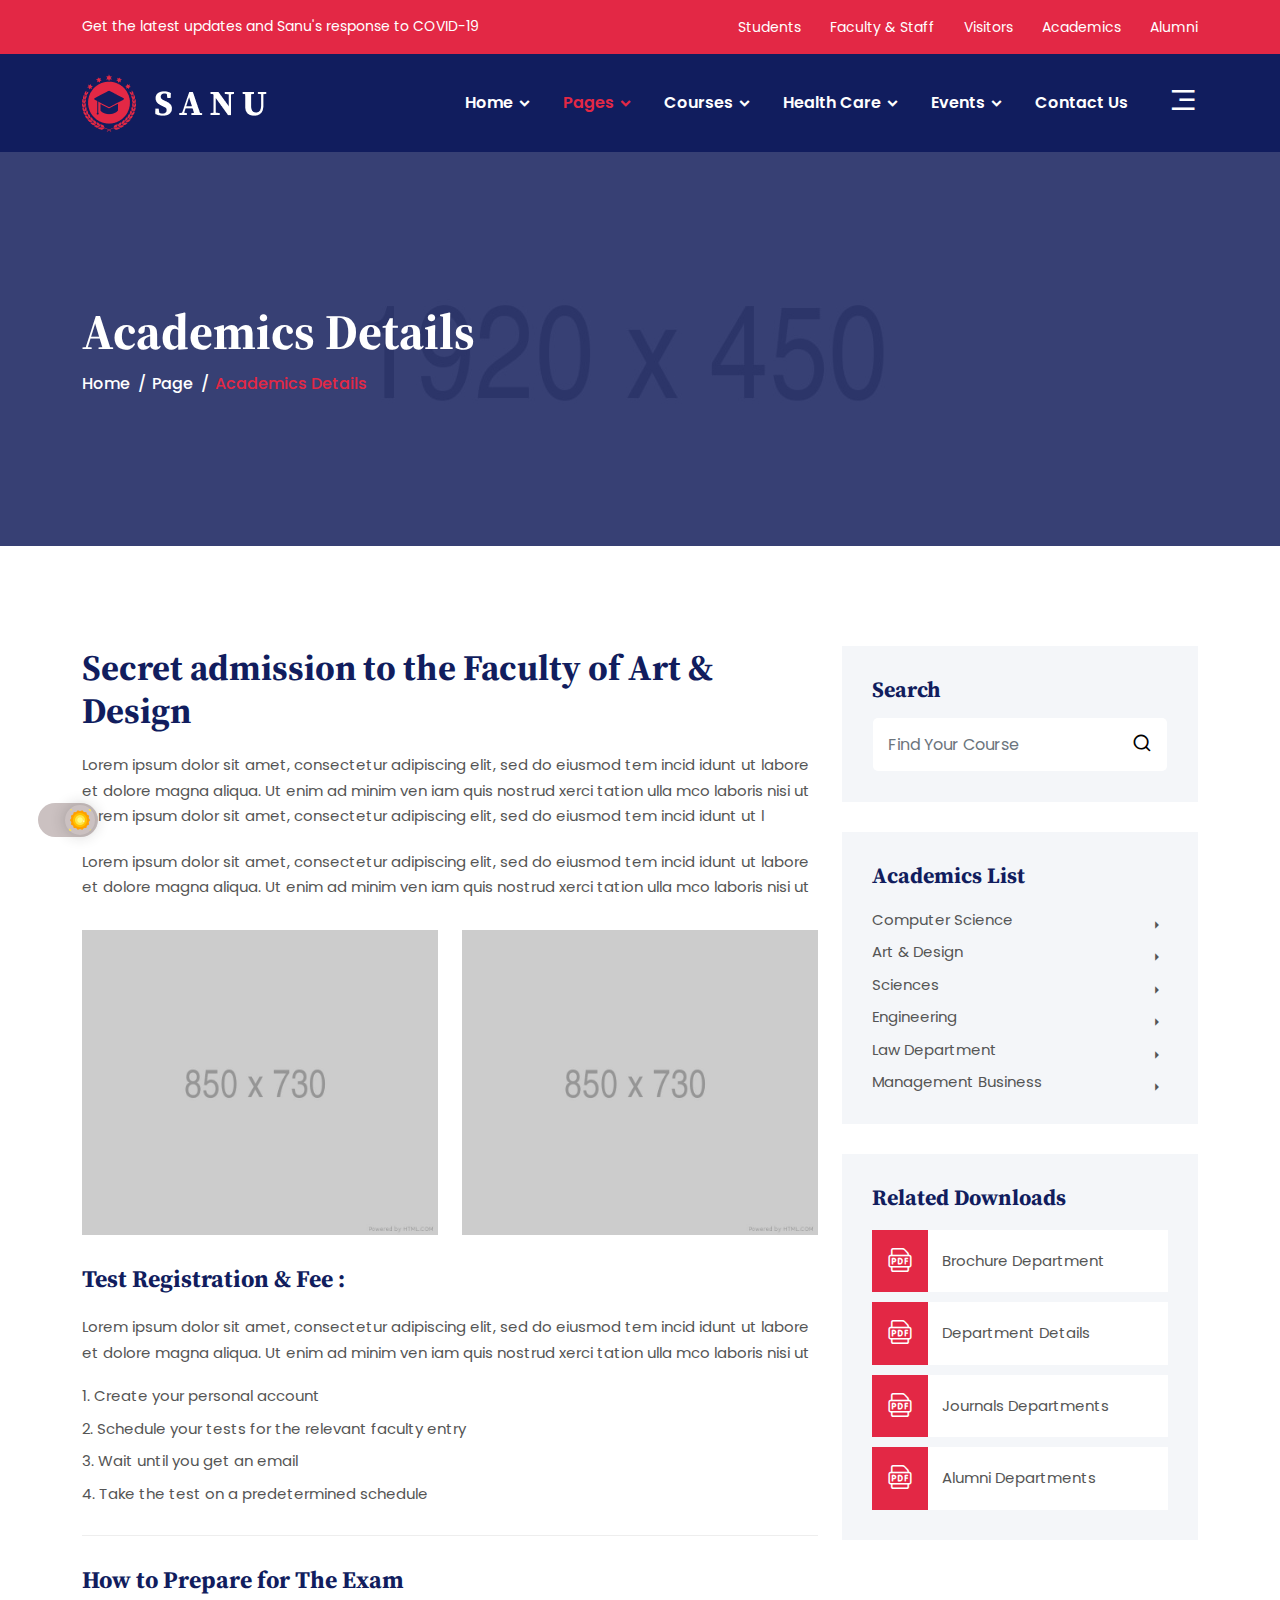
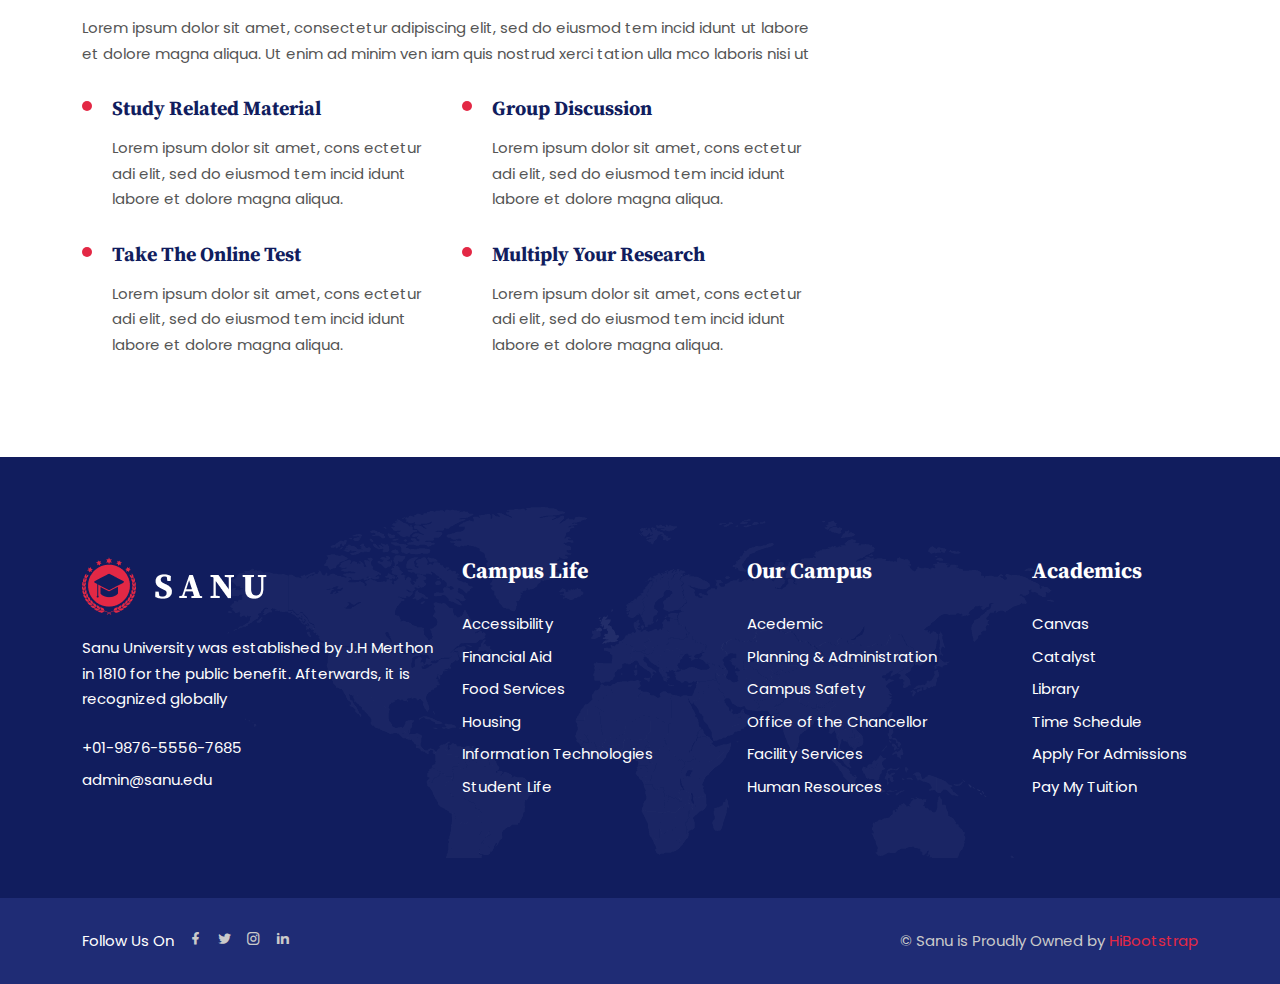
<file: academics-details.html>
<!DOCTYPE html>
<html lang="zxx">
    <head>
        <meta charset="UTF-8">
        <meta http-equiv="X-UA-Compatible" content="IE=edge">
        <meta name="viewport" content="width=device-width, initial-scale=1.0">

        <!--Bootstrap Css-->
        <link rel="stylesheet" href="assets/css/bootstrap.min.css">
        <!--Meanmenu.css-->
        <link rel="stylesheet" href="assets/css/meanmenu.css">
        <!--Owl carousel-->
        <link rel="stylesheet" href="assets/css/owl.carousel.min.css">
        <!--Owl Theme-->
        <link rel="stylesheet" href="assets/css/owl.theme.default.min.css">
        <!--Magnific-popup-->
        <link rel="stylesheet" href="assets/css/magnific-popup.css">
        <!--Flaticon-->
        <link rel="stylesheet" href="assets/css/flaticon.css">
        <!--Remixicon-->
        <link rel="stylesheet" href="assets/css/remixicon.css">
        <!--Odometer-->
        <link rel="stylesheet" href="assets/css/odometer.min.css">
        <!--Aos css-->
        <link rel="stylesheet" href="assets/css/aos.css">
        <!--Style css-->
        <link rel="stylesheet" href="assets/css/style.css">
        <!--Dark css-->
        <link rel="stylesheet" href="assets/css/dark.css">
        <!--Responsive css-->
        <link rel="stylesheet" href="assets/css/responsive.css">

        <link rel="icon" type="image/png" href="assets/images/favicon.png">
        <title>Sanu - College University HTML Template</title>
    </head>
    <body>
        <!-- Start Preloader Area -->
        <div class="preloader-area">
            <div class="spinner">
                <div class="inner">
                    <div class="disc"></div>
                    <div class="disc"></div>
                    <div class="disc"></div>
                </div>
            </div>
        </div>
        <!-- End Preloader Area -->

        <!--Strat Top Header Area-->
        <div class="top-header-area">
            <div class="container">
                <div class="row align-items-center">
                    <div class="col-lg-6 col-md-6">
                        <div class="header-left-content">
                            <p>Get the latest updates and Sanu's response to COVID-19</p>
                        </div>
                    </div>
                    <div class="col-lg-6 col-md-6">                                        
                        <div class="header-right-content">
                            <div class="list">
                                <ul>
                                    <li><a href="graduate-admission.html">Students</a></li>
                                    <li><a href="campus-life.html">Faculty & Staff</a></li>
                                    <li><a href="admission.html">Visitors</a></li>
                                    <li><a href="academics.html">Academics</a></li>
                                    <li><a href="alumni.html">Alumni</a></li>
                                </ul>
                            </div>
                        </div>
                    </div>
                </div>
            </div>
        </div>
        <!--End Top Header Area-->

        <!-- Start Navbar Area --> 
        <div class="navbar-area nav-bg-1">
            <div class="mobile-responsive-nav">
                <div class="container">
                    <div class="mobile-responsive-menu">
                        <div class="logo">
                            <a href="index.html">
                                <img src="assets/images/logo.png" class="main-logo" lt="logo">
                                <img src="assets/images/white-logo.png" class="white-logo" alt="logo">
                            </a>
                        </div>
                    </div>
                </div>
            </div>

            <div class="desktop-nav">
                <div class="container">
                    <nav class="navbar navbar-expand-md navbar-light">
                        <a class="navbar-brand" href="index.html">
                            <img src="assets/images/white-logo.png" alt="logo">
                        </a>
                        <div class="collapse navbar-collapse mean-menu" id="navbarSupportedContent">
                            <ul class="navbar-nav ms-auto">
                                <li class="nav-item">
                                    <a href="#" class="nav-link dropdown-toggle">
                                        Home            
                                    </a>
                                    <ul class="dropdown-menu">
                                        <li class="nav-item">
                                            <a href="index.html" class="nav-link">Home One</a>
                                        </li>
                                        <li class="nav-item">
                                            <a href="index-2.html" class="nav-link">Home Two</a>
                                        </li>
                                        <li class="nav-item">
                                            <a href="index-3.html" class="nav-link">Home Three</a>
                                        </li>
                                    </ul>
                                </li>

                                <li class="nav-item">
                                    <a href="#" class="nav-link dropdown-toggle active">
                                        Pages 
                                    </a>

                                    <ul class="dropdown-menu">
                                        <li class="nav-item">
                                            <a href="graduate-admission.html" class="nav-link">Graduate Admission</a>
                                        </li>
                                        <li class="nav-item">
                                            <a href="campus-life.html" class="nav-link">Campus Life</a>
                                        </li>

                                        

                                        <li class="nav-item">
                                            <a href="alumni.html" class="nav-link">Alumni</a>
                                        </li>

                                        <li class="nav-item">
                                            <a href="#" class="nav-link dropdown-toggle active">
                                                Academics 
                                            </a>
        
                                            <ul class="dropdown-menu">
                                                <li class="nav-item">
                                                    <a href="academics.html" class="nav-link">Academics</a>
                                                </li>
        
                                                <li class="nav-item">
                                                    <a href="academics-details.html" class="nav-link active">Academics Details</a>
                                                </li>
                                            </ul>
                                        </li>

                                        <li class="nav-item">
                                            <a href="#" class="nav-link dropdown-toggle">
                                                Latest News 
                                            </a>
        
                                            <ul class="dropdown-menu">
                                                <li class="nav-item">
                                                    <a href="latest-news.html" class="nav-link">Our Latest News</a>
                                                </li>
        
                                                <li class="nav-item">
                                                    <a href="news-details.html" class="nav-link">News Details</a>
                                                </li>
                                            </ul>
                                        </li>
                                        
                                        <li class="nav-item">
                                            <a href="faq.html" class="nav-link">FAQ</a>
                                        </li>
                                        <li class="nav-item">
                                            <a href="#" class="nav-link dropdown-toggle">
                                                Users 
                                            </a>
        
                                            <ul class="dropdown-menu">
                                                <li class="nav-item">
                                                    <a href="login.html" class="nav-link">Login</a>
                                                </li>
        
                                                <li class="nav-item">
                                                    <a href="register.html" class="nav-link">Register</a>
                                                </li>

                                                <li class="nav-item">
                                                    <a href="recover-password.html" class="nav-link">Recover Password</a>
                                                </li>
                                            </ul>
                                        </li>
                                        <li class="nav-item">
                                            <a href="privacy-policy.html" class="nav-link">Privacy Policy</a>
                                        </li>

                                        <li class="nav-item">
                                            <a href="terms-conditions.html" class="nav-link">Terms And Conditions</a>
                                        </li>

                                        <li class="nav-item">
                                            <a href="coming-soon.html" class="nav-link">Coming Soon</a>
                                        </li>
                                        
                                        <li class="nav-item">
                                            <a href="404.html" class="nav-link">404 Page</a>
                                        </li>
                                    </ul>
                                </li>

                                <li class="nav-item">
                                    <a href="#" class="nav-link dropdown-toggle">
                                        Courses            
                                    </a>

                                    <ul class="dropdown-menu">
                                        <li class="nav-item">
                                            <a href="courses.html" class="nav-link">Courses</a>
                                        </li>
                                        <li class="nav-item">
                                            <a href="courses-details.html" class="nav-link">Courses Details</a>
                                        </li>                 
                                    </ul>
                                </li>

                                <li class="nav-item">
                                    <a href="#" class="nav-link dropdown-toggle">
                                        Health Care  
                                    </a>

                                    <ul class="dropdown-menu">
                                        <li class="nav-item">
                                            <a href="health-care.html" class="nav-link">Health Care</a>
                                        </li>

                                        <li class="nav-item">
                                            <a href="health-care-details.html" class="nav-link">Health Care Details</a>
                                        </li>
                                    </ul>
                                </li>

                                <li class="nav-item">
                                    <a href="#" class="nav-link dropdown-toggle">
                                        Events   
                                    </a>

                                    <ul class="dropdown-menu">
                                        <li class="nav-item">
                                            <a href="events.html" class="nav-link">Events</a>
                                        </li>

                                        <li class="nav-item">
                                            <a href="events-details.html" class="nav-link">Events Details</a>
                                        </li>
                                    </ul>
                                </li>

                                <li class="nav-item">
                                    <a href="contact-us.html" class="nav-link">Contact Us</a>
                                </li>
                            </ul>

                            <div class="others-options">
                                <div class="icon">
                                    <i class="ri-menu-3-fill" data-bs-toggle="modal" data-bs-target="#sidebarModal"></i>
                                </div>
                            </div>
                        </div>
                    </nav>
                </div>
            </div>

            <div class="others-option-for-responsive">
                <div class="container">
                    <div class="dot-menu">
                        <div class="inner">
                            <div class="icon">
                                <i class="ri-menu-3-fill" data-bs-toggle="modal" data-bs-target="#sidebarModal"></i>
                            </div>
                        </div>
                    </div>
                </div>
            </div>
        </div>
        <!-- End Navbar Area -->

        <!-- Sidebar Modal -->
        <div class="sidebarModal modal right fade" id="sidebarModal" tabindex="-1" role="dialog">
            <div class="modal-dialog" role="document">
                <div class="modal-content">
                    <button type="button" class="close" data-bs-dismiss="modal"><i class="ri-close-line"></i></button>

                    <div class="modal-body">
                        <a href="index.html">
                            <img src="assets/images/logo.png" class="main-logo" alt="logo">
                            <img src="assets/images/white-logo.png" class="white-logo" alt="logo">
                        </a>
                        <div class="sidebar-content">
                            <h3>About Us</h3>
                            <p>Lorem ipsum dolor sit amet consectetur adipiscing elit sed do eiusmod tempor incididunt ut labore et dolore magna aliqua.</p>

                            <div class="sidebar-btn">
                                <a href="contact.html" class="default-btn">Let’s Talk</a>
                            </div>
                        </div>
                        <div class="sidebar-contact-info">
                            <h3>Contact Information</h3>

                            <ul class="info-list">
                                <li><i class="ri-phone-fill"></i> <a href="tel:9901234567">+990-123-4567</a></li>
                                
                                <li><i class="ri-mail-line"></i><a href="mailto:hello@sanu.com">hello@sanu.com</a></li>

                                <li><i class="ri-map-pin-line"></i> 413 North Las Vegas, NV 89032</li>
                            </ul>
                        </div>
                        <ul class="sidebar-social-list">
                            <li>
                                <a href="https://www.facebook.com" target="_blank"><i class="flaticon-facebook"></i></a>
                            </li>
                            <li>
                                <a href="https://www.twitter.com" target="_blank"><i class="flaticon-twitter"></i></a>
                            </li>
                            <li>
                                <a href="https://linkedin.com/?lang=en" target="_blank"><i class="flaticon-linkedin"></i></a>
                            </li>
                            <li>
                                <a href="https://instagram.com/?lang=en" target="_blank"><i class="flaticon-instagram"></i></a>
                            </li>
                        </ul>
                        <div class="contact-form">
                            <h3>Ready to Get Started?</h3>

                            <form id="contactForm">
                                <div class="row">
                                    <div class="col-lg-12 col-md-6">
                                        <div class="form-group">
                                            <input type="text" name="name" class="form-control" required data-error="Please enter your name" placeholder="Your name">
                                            <div class="help-block with-errors"></div>
                                        </div>
                                    </div>

                                    <div class="col-lg-12 col-md-6">
                                        <div class="form-group">
                                            <input type="email" name="email" class="form-control" required data-error="Please enter your email" placeholder="Your email address">
                                            <div class="help-block with-errors"></div>
                                        </div>
                                    </div>

                                    <div class="col-lg-12 col-md-12">
                                        <div class="form-group">
                                            <input type="text" name="phone_number" class="form-control" required data-error="Please enter your phone number" placeholder="Your phone number">
                                            <div class="help-block with-errors"></div>
                                        </div>
                                    </div>

                                    <div class="col-lg-12 col-md-12">
                                        <div class="form-group">
                                            <textarea name="message" class="form-control" cols="30" rows="6" required data-error="Please enter your message" placeholder="Write your message..."></textarea>
                                            <div class="help-block with-errors"></div>
                                        </div>
                                    </div>

                                    <div class="col-lg-12 col-md-12">
                                        <button type="submit" class="default-btn">Send Message<span></span></button>
                                        <div id="msgSubmit" class="h3 text-center hidden"></div>
                                        <div class="clearfix"></div>
                                    </div>
                                </div>
                            </form>
                        </div>
                    </div>
                </div>
            </div>
        </div>
        <!-- End Sidebar Modal -->

        <!--Start Page Banner-->
        <div class="page-banner-area bg-1">
            <div class="container">
                <div class="page-banner-content">
                    <h1>Academics Details</h1>
                    <ul>
                        <li><a href="index.html">Home</a></li>
                        <li>Page</li>
                        <li>Academics Details</li>
                    </ul>
                </div>
            </div>
        </div>
        <!--End Page Banner-->

        <!--Start Academic Details Area-->
        <div class="academics-details-area pt-100 pb-70">
            <div class="container">
                <div class="row">
                    <div class="col-lg-8">
                        <div class="academics-details">
                            <div class="details">
                                <h2>Secret admission to the Faculty of Art & Design</h2>
                                <p>Lorem ipsum dolor sit amet, consectetur adipiscing elit, sed do eiusmod tem incid idunt ut labore et dolore magna aliqua. Ut enim ad minim ven iam quis nostrud xerci tation ulla mco laboris nisi ut Lorem ipsum dolor sit amet, consectetur adipiscing elit, sed do eiusmod tem incid idunt ut l</p>
                                <p>Lorem ipsum dolor sit amet, consectetur adipiscing elit, sed do eiusmod tem incid idunt ut labore et dolore magna aliqua. Ut enim ad minim ven iam quis nostrud xerci tation ulla mco laboris nisi ut </p>
                                <div class="details-images">
                                    <div class="row">
                                        <div class="col-lg-6 col-md-6">
                                            <img src="assets/images/academics/academic-8.jpg" alt="Image">
                                        </div>
                                        <div class="col-lg-6 col-md-6">
                                            <img src="assets/images/academics/academic-9.jpg" alt="Image">
                                        </div>
                                    </div>
                                </div>
                            </div>
                            <div class="registration-and-fee">
                                <h3>Test Registration & Fee :</h3>
                                <p>Lorem ipsum dolor sit amet, consectetur adipiscing elit, sed do eiusmod tem incid idunt ut labore et dolore magna aliqua. Ut enim ad minim ven iam quis nostrud xerci tation ulla mco laboris nisi ut</p>
                                <div class="list">
                                    <ul>
                                        <li>1. Create your personal account</li>
                                        <li>2. Schedule your tests for the relevant faculty entry</li>
                                        <li>3. Wait until you get an email</li>
                                        <li>4. Take the test on a predetermined schedule</li>
                                    </ul>
                                </div>
                            </div>
                            <div class="prepare-exam">
                                <h3>How to Prepare for The Exam</h3>
                                <p>Lorem ipsum dolor sit amet, consectetur adipiscing elit, sed do eiusmod tem incid idunt ut labore et dolore magna aliqua. Ut enim ad minim ven iam quis nostrud xerci tation ulla mco laboris nisi ut</p>
                                <div class="row">
                                    <div class="col-lg-6 col-md-6">
                                        <div class="exam-card">
                                            <h4>Study Related Material</h4>
                                            <p>Lorem ipsum dolor sit amet, cons ectetur adi
                                            elit, sed do eiusmod tem incid idunt labore et dolore magna aliqua.</p>
                                        </div>
                                    </div>
                                    <div class="col-lg-6 col-md-6">
                                        <div class="exam-card">
                                            <h4>Group Discussion</h4>
                                            <p>Lorem ipsum dolor sit amet, cons ectetur adi
                                            elit, sed do eiusmod tem incid idunt labore et dolore magna aliqua.</p>
                                        </div>
                                    </div>
                                    <div class="col-lg-6 col-md-6">
                                        <div class="exam-card">
                                            <h4>Take The Online Test</h4>
                                            <p>Lorem ipsum dolor sit amet, cons ectetur adi
                                            elit, sed do eiusmod tem incid idunt labore et dolore magna aliqua.</p>
                                        </div>
                                    </div>
                                    <div class="col-lg-6 col-md-6">
                                        <div class="exam-card">
                                            <h4>Multiply Your Research</h4>
                                            <p>Lorem ipsum dolor sit amet, cons ectetur adi
                                            elit, sed do eiusmod tem incid idunt labore et dolore magna aliqua.</p>
                                        </div>
                                    </div>
                                </div>
                            </div>
                        </div>
                    </div>
                    <div class="col-lg-4">
                        <div class="detgails-right-content">
                            <div class="serch-content">
                                <h3>Search</h3>
                                <div class="form-group">
                                    <input type="text" class="form-control" placeholder="Find Your Course">
                                    <button type="submit" class="src-btn">
                                        <i class="flaticon-search"></i>
                                    </button>
                                </div>
                            </div>

                            <div class="academics-list">
                                <h3>Academics List</h3>
                                <ul>
                                    <li>
                                        <a href="academics.html">Computer Science<i class="ri-arrow-drop-right-fill"></i></a>
                                    </li>
                                    <li>
                                        <a href="academics.html">Art & Design<i class="ri-arrow-drop-right-fill"></i></a>
                                    </li>
                                    <li>
                                        <a href="academics.html">Sciences<i class="ri-arrow-drop-right-fill"></i></a>
                                    </li>
                                    <li>
                                        <a href="academics.html">Engineering<i class="ri-arrow-drop-right-fill"></i></a>
                                    </li>
                                    <li>
                                        <a href="academics.html">Law Department<i class="ri-arrow-drop-right-fill"></i></a>
                                    </li>
                                    <li>
                                        <a href="academics.html">Management Business<i class="ri-arrow-drop-right-fill"></i></a>
                                    </li>
                                </ul>
                            </div>

                            <div class="related-download">
                                <h3>Related Downloads</h3>
                                <ul>
                                    <li><a href="#"><i class="flaticon-pdf-file"></i>Brochure Department</a></li>
                                    <li><a href="#"><i class="flaticon-pdf-file"></i>Department Details</a></li>
                                    <li><a href="#"><i class="flaticon-pdf-file"></i>Journals Departments</a></li>
                                    <li><a href="#"><i class="flaticon-pdf-file"></i>Alumni Departments</a></li>
                                </ul>
                            </div>
                        </div>
                    </div>
                </div>
            </div>
        </div>
        <!--End Academic Details Area-->

        <!--Start Footer Area-->
        <div class="footer-area pt-100 pb-70">
            <div class="container">
                <div class="row">
                    <div class="col-lg-4 col-sm-6">
                        <div class="footer-logo-area">
                            <a href="index.html"><img src="assets/images/white-logo.png" alt="Image"></a>
                            <p>Sanu University was established by J.H Merthon in 1810 for the public benefit. Afterwards, it is recognized globally</p>
                            <div class="contact-list">
                                <ul>
                                    <li><a href="tel:+01987655567685">+01-9876-5556-7685
                                    </a></li>
                                    <li><a href="mailto:admin@sanu.edu">admin@sanu.edu</a></li>
                                </ul>
                            </div>
                        </div>
                    </div>
                    <div class="col-lg-3 col-sm-6">
                        <div class="footer-widjet">
                            <h3>Campus Life</h3>
                            <div class="list">
                                <ul>
                                    <li><a href="campus-life.html">Accessibility</a></li>
                                    <li><a href="campus-life.html">Financial Aid</a></li>
                                    <li><a href="campus-life.html">Food Services</a></li>
                                    <li><a href="campus-life.html">Housing</a></li>
                                    <li><a href="campus-life.html">Information Technologies</a></li>
                                    <li><a href="campus-life.html">Student Life</a></li>
                                </ul>
                            </div>
                        </div>
                    </div>
                    <div class="col-lg-3 col-sm-6">
                        <div class="footer-widjet">
                            <h3>Our Campus</h3>
                            <div class="list">
                                <ul>
                                    <li><a href="campus-life.html">Acedemic</a></li>
                                    <li><a href="campus-life.html">Planning & Administration</a></li>
                                    <li><a href="campus-life.html">Campus Safety</a></li>
                                    <li><a href="campus-life.html">Office of the Chancellor</a></li>
                                    <li><a href="campus-life.html">Facility Services</a></li>
                                    <li><a href="campus-life.html">Human Resources</a></li>
                                </ul>
                            </div>
                        </div>
                    </div>
                    <div class="col-lg-2 col-sm-6">
                        <div class="footer-widjet">
                            <h3>Academics</h3>
                            <div class="list">
                                <ul>
                                    <li><a href="academics.html">Canvas</a></li>
                                    <li><a href="academics.html">Catalyst</a></li>
                                    <li><a href="academics.html">Library</a></li>
                                    <li><a href="academics.html">Time Schedule</a></li>
                                    <li><a href="academics.html">Apply For Admissions</a></li>
                                    <li><a href="academics.html">Pay My Tuition</a></li>
                                </ul>
                            </div>
                        </div>
                    </div>
                </div>
                <div class="shape">
                    <img src="assets/images/shape-1.png" alt="Image">
                </div>
            </div>
        </div>
        <!--End Footer Area-->

        <!--Start Copyright Area-->
        <div class="copyright-area">
            <div class="container">
                <div class="copyright">
                    <div class="row">
                        <div class="col-lg-6 col-md-4">
                            <div class="social-content">
                                <ul>
                                    <li><span>Follow Us On</span></li>
                                    <li>
                                        <a href="https://www.facebook.com" target="_blank"><i class="ri-facebook-fill"></i></a>
                                    </li>
                                    <li>
                                        <a href="https://www.twitter.com" target="_blank"><i class="ri-twitter-fill"></i></a>
                                    </li>
                                    <li>
                                        <a href="https://instagram.com/?lang=en" target="_blank"><i class="ri-instagram-line"></i></a>
                                    </li>
                                    <li>
                                        <a href="https://linkedin.com/?lang=en" target="_blank"><i class="ri-linkedin-fill"></i></a>
                                    </li>
                                </ul>
                            </div>
                        </div>
                        <div class="col-lg-6 col-md-8">
                            <div class="copy">
                                <p>© Sanu is Proudly Owned by <a href="https://hibootstrap.com/" target="_blank">HiBootstrap</a></p>
                            </div>
                        </div>
                    </div>
                </div>
            </div>
        </div>
        <!--End Copyright Area-->

        <!-- Start Go Top Area -->
        <div class="go-top">
            <i class="ri-arrow-up-s-line"></i>
            <i class="ri-arrow-up-s-line"></i>
        </div>
        <!-- End Go Top Area -->
        
        <!-- Jquery js -->
        <script src="assets/js/jquery.min.js"></script>
        <!-- Bootstrap bundle js -->
        <script src="assets/js/bootstrap.bundle.min.js"></script>
        <!-- Meanmenu js -->
        <script src="assets/js/jquery.meanmenu.js"></script>
        <!-- Owl Carosel js -->
        <script src="assets/js/owl.carousel.min.js"></script>
        <!-- Owl Carosel Thumbs js -->
        <script src="assets/js/carousel-thumbs.min.js"></script>
        <!-- Magnific popup js -->
        <script src="assets/js/jquery.magnific-popup.js"></script>
        <!-- Aos js -->
        <script src="assets/js/aos.js"></script>
        <!-- Odometer js -->    
        <script src="assets/js/odometer.min.js"></script>
        <!-- Appear js -->  
        <script src="assets/js/appear.min.js"></script> 
        <!-- Form Validator js -->    
        <script src="assets/js/form-validator.min.js"></script>
        <!-- Contact Form Script js -->    
        <script src="assets/js/contact-form-script.js"></script>
        <!-- Ajaxchimp js -->    
        <script src="assets/js/ajaxchimp.min.js"></script>
        <!--Custom js-->
        <script src="assets/js/custom.js"></script>
    </body>
</html>
</file>
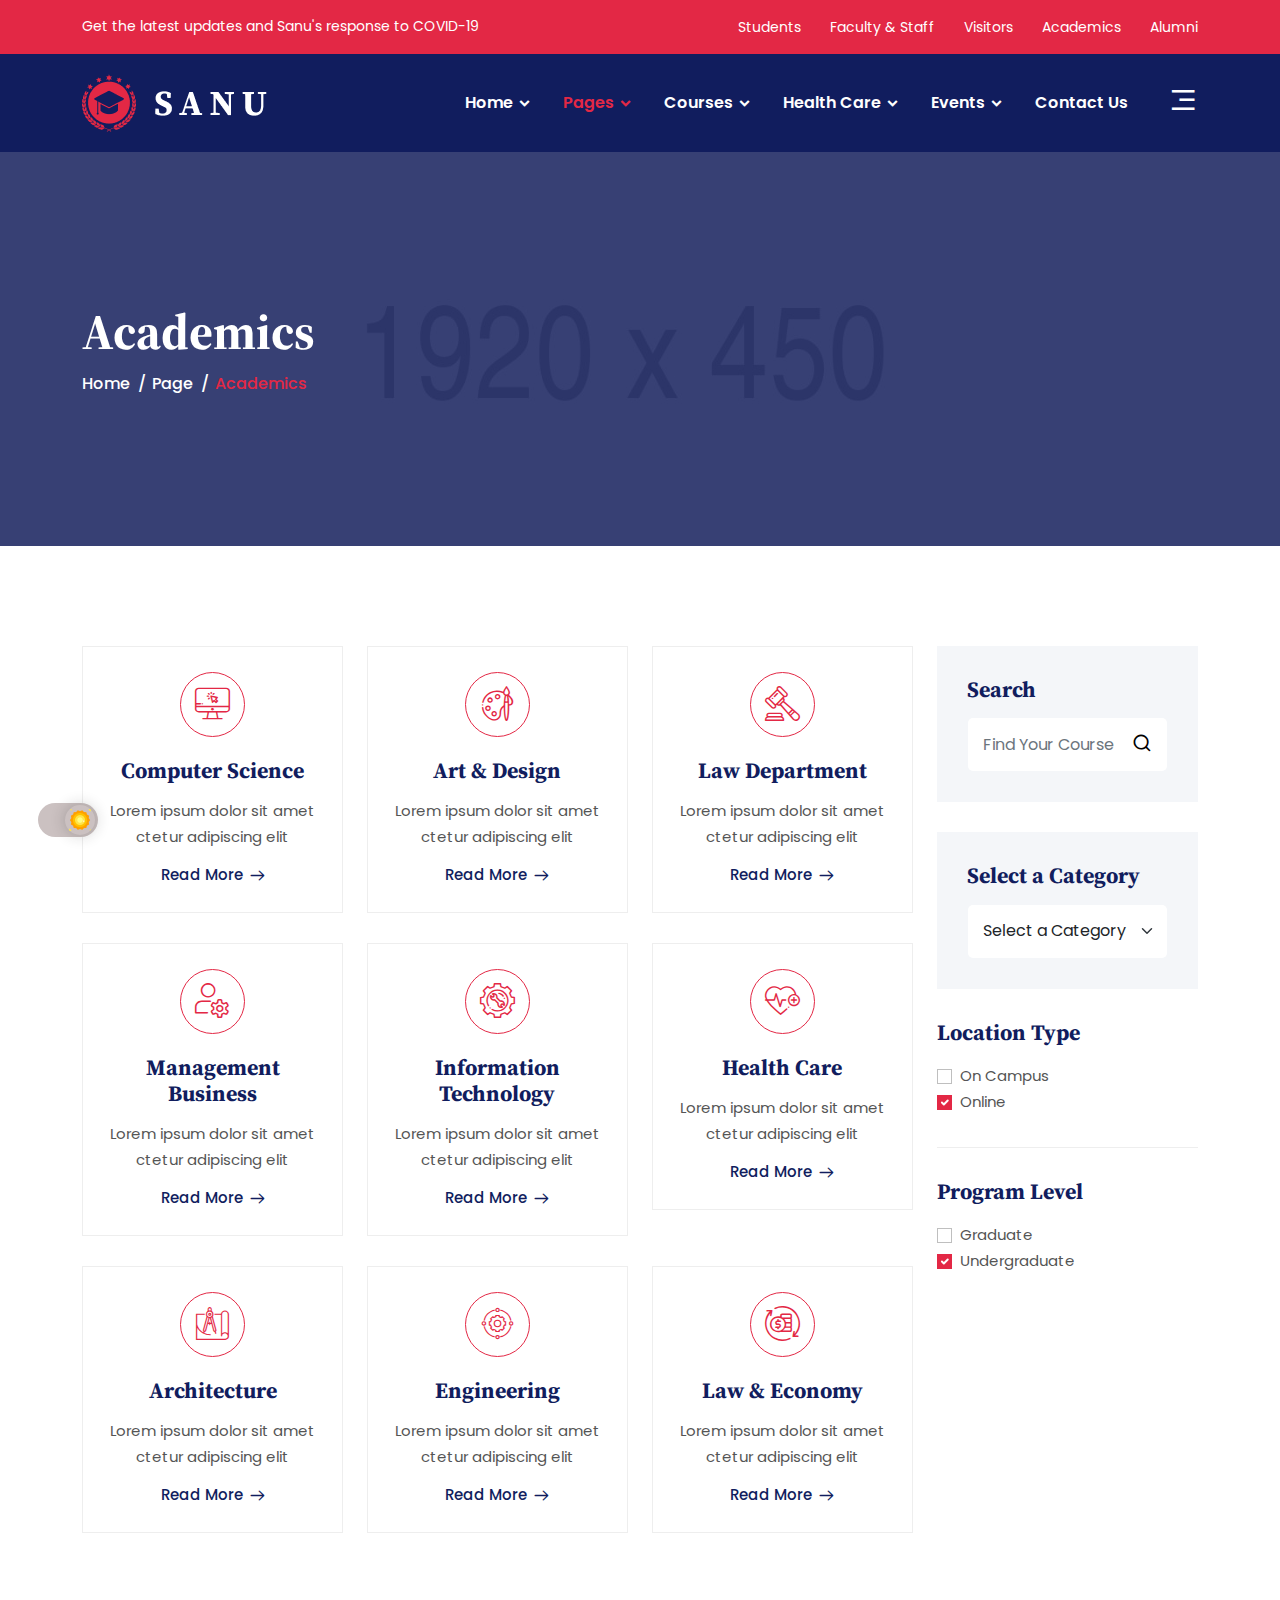
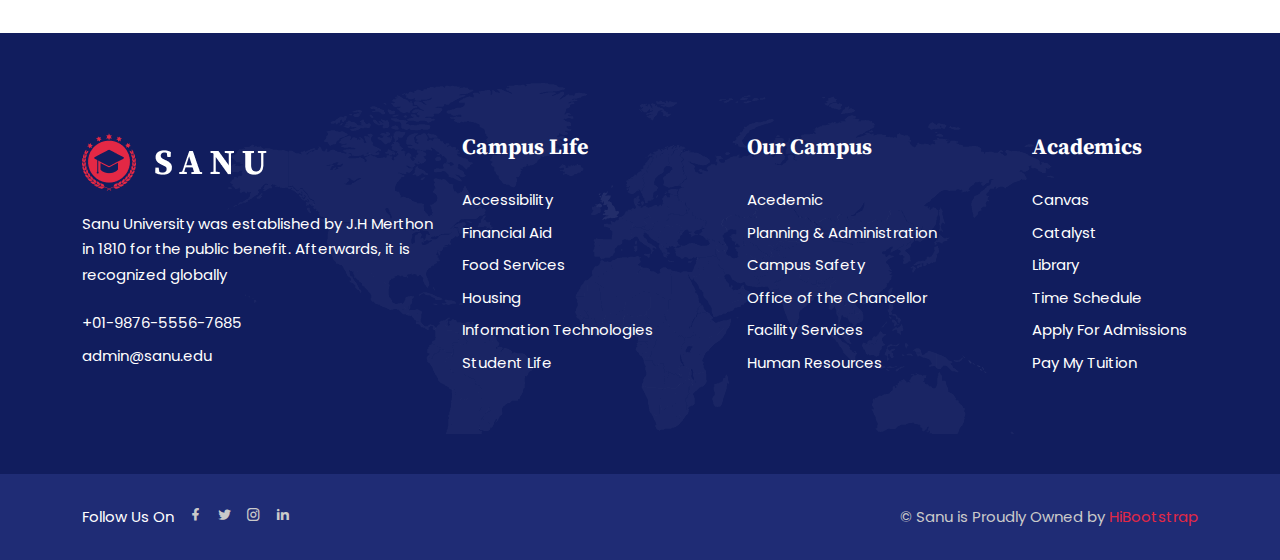
<file: academics.html>
<!DOCTYPE html>
<html lang="zxx">
    <head>
        <meta charset="UTF-8">
        <meta http-equiv="X-UA-Compatible" content="IE=edge">
        <meta name="viewport" content="width=device-width, initial-scale=1.0">

        <!--Bootstrap Css-->
        <link rel="stylesheet" href="assets/css/bootstrap.min.css">
        <!--Meanmenu.css-->
        <link rel="stylesheet" href="assets/css/meanmenu.css">
        <!--Owl carousel-->
        <link rel="stylesheet" href="assets/css/owl.carousel.min.css">
        <!--Owl Theme-->
        <link rel="stylesheet" href="assets/css/owl.theme.default.min.css">
        <!--Magnific-popup-->
        <link rel="stylesheet" href="assets/css/magnific-popup.css">
        <!--Flaticon-->
        <link rel="stylesheet" href="assets/css/flaticon.css">
        <!--Remixicon-->
        <link rel="stylesheet" href="assets/css/remixicon.css">
        <!--Odometer-->
        <link rel="stylesheet" href="assets/css/odometer.min.css">
        <!--Aos css-->
        <link rel="stylesheet" href="assets/css/aos.css">
        <!--Style css-->
        <link rel="stylesheet" href="assets/css/style.css">
        <!--Dark css-->
        <link rel="stylesheet" href="assets/css/dark.css">
        <!--Responsive css-->
        <link rel="stylesheet" href="assets/css/responsive.css">

        <link rel="icon" type="image/png" href="assets/images/favicon.png">
        <title>Sanu - College University HTML Template</title>
    </head>
    <body>
        <!-- Start Preloader Area -->
        <div class="preloader-area">
            <div class="spinner">
                <div class="inner">
                    <div class="disc"></div>
                    <div class="disc"></div>
                    <div class="disc"></div>
                </div>
            </div>
        </div>
        <!-- End Preloader Area -->

        <!--Strat Top Header Area-->
        <div class="top-header-area">
            <div class="container">
                <div class="row align-items-center">
                    <div class="col-lg-6 col-md-6">
                        <div class="header-left-content">
                            <p>Get the latest updates and Sanu's response to COVID-19</p>
                        </div>
                    </div>
                    <div class="col-lg-6 col-md-6">                                        
                        <div class="header-right-content">
                            <div class="list">
                                <ul>
                                    <li><a href="graduate-admission.html">Students</a></li>
                                    <li><a href="campus-life.html">Faculty & Staff</a></li>
                                    <li><a href="admission.html">Visitors</a></li>
                                    <li><a href="academics.html">Academics</a></li>
                                    <li><a href="alumni.html">Alumni</a></li>
                                </ul>
                            </div>
                        </div>
                    </div>
                </div>
            </div>
        </div>
        <!--End Top Header Area-->

        <!-- Start Navbar Area --> 
        <div class="navbar-area nav-bg-1">
            <div class="mobile-responsive-nav">
                <div class="container">
                    <div class="mobile-responsive-menu">
                        <div class="logo">
                            <a href="index.html">
                                <img src="assets/images/logo.png" class="main-logo" lt="logo">
                                <img src="assets/images/white-logo.png" class="white-logo" alt="logo">
                            </a>
                        </div>
                    </div>
                </div>
            </div>

            <div class="desktop-nav">
                <div class="container">
                    <nav class="navbar navbar-expand-md navbar-light">
                        <a class="navbar-brand" href="index.html">
                            <img src="assets/images/white-logo.png" alt="logo">
                        </a>
                        <div class="collapse navbar-collapse mean-menu" id="navbarSupportedContent">
                            <ul class="navbar-nav ms-auto">
                                <li class="nav-item">
                                    <a href="#" class="nav-link dropdown-toggle">
                                        Home            
                                    </a>
                                    <ul class="dropdown-menu">
                                        <li class="nav-item">
                                            <a href="index.html" class="nav-link">Home One</a>
                                        </li>
                                        <li class="nav-item">
                                            <a href="index-2.html" class="nav-link">Home Two</a>
                                        </li>
                                        <li class="nav-item">
                                            <a href="index-3.html" class="nav-link">Home Three</a>
                                        </li>
                                    </ul>
                                </li>

                                <li class="nav-item">
                                    <a href="#" class="nav-link dropdown-toggle active">
                                        Pages 
                                    </a>

                                    <ul class="dropdown-menu">
                                        <li class="nav-item">
                                            <a href="graduate-admission.html" class="nav-link">Graduate Admission</a>
                                        </li>
                                        <li class="nav-item">
                                            <a href="campus-life.html" class="nav-link">Campus Life</a>
                                        </li>

                                        

                                        <li class="nav-item">
                                            <a href="alumni.html" class="nav-link">Alumni</a>
                                        </li>

                                        <li class="nav-item">
                                            <a href="#" class="nav-link dropdown-toggle active">
                                                Academics 
                                            </a>
        
                                            <ul class="dropdown-menu">
                                                <li class="nav-item">
                                                    <a href="academics.html" class="nav-link active">Academics</a>
                                                </li>
        
                                                <li class="nav-item">
                                                    <a href="academics-details.html" class="nav-link">Academics Details</a>
                                                </li>
                                            </ul>
                                        </li>

                                        <li class="nav-item">
                                            <a href="#" class="nav-link dropdown-toggle">
                                                Latest News 
                                            </a>
        
                                            <ul class="dropdown-menu">
                                                <li class="nav-item">
                                                    <a href="latest-news.html" class="nav-link">Our Latest News</a>
                                                </li>
        
                                                <li class="nav-item">
                                                    <a href="news-details.html" class="nav-link">News Details</a>
                                                </li>
                                            </ul>
                                        </li>
                                        
                                        <li class="nav-item">
                                            <a href="faq.html" class="nav-link">FAQ</a>
                                        </li>
                                        <li class="nav-item">
                                            <a href="#" class="nav-link dropdown-toggle">
                                                Users 
                                            </a>
        
                                            <ul class="dropdown-menu">
                                                <li class="nav-item">
                                                    <a href="login.html" class="nav-link">Login</a>
                                                </li>
        
                                                <li class="nav-item">
                                                    <a href="register.html" class="nav-link">Register</a>
                                                </li>

                                                <li class="nav-item">
                                                    <a href="recover-password.html" class="nav-link">Recover Password</a>
                                                </li>
                                            </ul>
                                        </li>
                                        <li class="nav-item">
                                            <a href="privacy-policy.html" class="nav-link">Privacy Policy</a>
                                        </li>

                                        <li class="nav-item">
                                            <a href="terms-conditions.html" class="nav-link">Terms And Conditions</a>
                                        </li>

                                        <li class="nav-item">
                                            <a href="coming-soon.html" class="nav-link">Coming Soon</a>
                                        </li>
                                        
                                        <li class="nav-item">
                                            <a href="404.html" class="nav-link">404 Page</a>
                                        </li>
                                    </ul>
                                </li>

                                <li class="nav-item">
                                    <a href="#" class="nav-link dropdown-toggle">
                                        Courses            
                                    </a>

                                    <ul class="dropdown-menu">
                                        <li class="nav-item">
                                            <a href="courses.html" class="nav-link">Courses</a>
                                        </li>
                                        <li class="nav-item">
                                            <a href="courses-details.html" class="nav-link">Courses Details</a>
                                        </li>                 
                                    </ul>
                                </li>

                                <li class="nav-item">
                                    <a href="#" class="nav-link dropdown-toggle">
                                        Health Care  
                                    </a>

                                    <ul class="dropdown-menu">
                                        <li class="nav-item">
                                            <a href="health-care.html" class="nav-link">Health Care</a>
                                        </li>

                                        <li class="nav-item">
                                            <a href="health-care-details.html" class="nav-link">Health Care Details</a>
                                        </li>
                                    </ul>
                                </li>

                                <li class="nav-item">
                                    <a href="#" class="nav-link dropdown-toggle">
                                        Events   
                                    </a>

                                    <ul class="dropdown-menu">
                                        <li class="nav-item">
                                            <a href="events.html" class="nav-link">Events</a>
                                        </li>

                                        <li class="nav-item">
                                            <a href="events-details.html" class="nav-link">Events Details</a>
                                        </li>
                                    </ul>
                                </li>

                                <li class="nav-item">
                                    <a href="contact-us.html" class="nav-link">Contact Us</a>
                                </li>
                            </ul>

                            <div class="others-options">
                                <div class="icon">
                                    <i class="ri-menu-3-fill" data-bs-toggle="modal" data-bs-target="#sidebarModal"></i>
                                </div>
                            </div>
                        </div>
                    </nav>
                </div>
            </div>

            <div class="others-option-for-responsive">
                <div class="container">
                    <div class="dot-menu">
                        <div class="inner">
                            <div class="icon">
                                <i class="ri-menu-3-fill" data-bs-toggle="modal" data-bs-target="#sidebarModal"></i>
                            </div>
                        </div>
                    </div>
                </div>
            </div>
        </div>
        <!-- End Navbar Area -->

        <!-- Sidebar Modal -->
        <div class="sidebarModal modal right fade" id="sidebarModal" tabindex="-1" role="dialog">
            <div class="modal-dialog" role="document">
                <div class="modal-content">
                    <button type="button" class="close" data-bs-dismiss="modal"><i class="ri-close-line"></i></button>

                    <div class="modal-body">
                        <a href="index.html">
                            <img src="assets/images/logo.png" class="main-logo" alt="logo">
                            <img src="assets/images/white-logo.png" class="white-logo" alt="logo">
                        </a>
                        <div class="sidebar-content">
                            <h3>About Us</h3>
                            <p>Lorem ipsum dolor sit amet consectetur adipiscing elit sed do eiusmod tempor incididunt ut labore et dolore magna aliqua.</p>

                            <div class="sidebar-btn">
                                <a href="contact.html" class="default-btn">Let’s Talk</a>
                            </div>
                        </div>
                        <div class="sidebar-contact-info">
                            <h3>Contact Information</h3>

                            <ul class="info-list">
                                <li><i class="ri-phone-fill"></i> <a href="tel:9901234567">+990-123-4567</a></li>
                                
                                <li><i class="ri-mail-line"></i><a href="mailto:hello@sanu.com">hello@sanu.com</a></li>

                                <li><i class="ri-map-pin-line"></i> 413 North Las Vegas, NV 89032</li>
                            </ul>
                        </div>
                        <ul class="sidebar-social-list">
                            <li>
                                <a href="https://www.facebook.com" target="_blank"><i class="flaticon-facebook"></i></a>
                            </li>
                            <li>
                                <a href="https://www.twitter.com" target="_blank"><i class="flaticon-twitter"></i></a>
                            </li>
                            <li>
                                <a href="https://linkedin.com/?lang=en" target="_blank"><i class="flaticon-linkedin"></i></a>
                            </li>
                            <li>
                                <a href="https://instagram.com/?lang=en" target="_blank"><i class="flaticon-instagram"></i></a>
                            </li>
                        </ul>
                        <div class="contact-form">
                            <h3>Ready to Get Started?</h3>

                            <form id="contactForm">
                                <div class="row">
                                    <div class="col-lg-12 col-md-6">
                                        <div class="form-group">
                                            <input type="text" name="name" class="form-control" required data-error="Please enter your name" placeholder="Your name">
                                            <div class="help-block with-errors"></div>
                                        </div>
                                    </div>

                                    <div class="col-lg-12 col-md-6">
                                        <div class="form-group">
                                            <input type="email" name="email" class="form-control" required data-error="Please enter your email" placeholder="Your email address">
                                            <div class="help-block with-errors"></div>
                                        </div>
                                    </div>

                                    <div class="col-lg-12 col-md-12">
                                        <div class="form-group">
                                            <input type="text" name="phone_number" class="form-control" required data-error="Please enter your phone number" placeholder="Your phone number">
                                            <div class="help-block with-errors"></div>
                                        </div>
                                    </div>

                                    <div class="col-lg-12 col-md-12">
                                        <div class="form-group">
                                            <textarea name="message" class="form-control" cols="30" rows="6" required data-error="Please enter your message" placeholder="Write your message..."></textarea>
                                            <div class="help-block with-errors"></div>
                                        </div>
                                    </div>

                                    <div class="col-lg-12 col-md-12">
                                        <button type="submit" class="default-btn">Send Message<span></span></button>
                                        <div id="msgSubmit" class="h3 text-center hidden"></div>
                                        <div class="clearfix"></div>
                                    </div>
                                </div>
                            </form>
                        </div>
                    </div>
                </div>
            </div>
        </div>
        <!-- End Sidebar Modal -->

        <!--Start Page Banner-->
        <div class="page-banner-area bg-1">
            <div class="container">
                <div class="page-banner-content">
                    <h1>Academics</h1>
                    <ul>
                        <li><a href="index.html">Home</a></li>
                        <li>Page</li>
                        <li>Academics</li>
                    </ul>
                </div>
            </div>
        </div>
        <!--End Page Banner-->

        <!--Start Academics Area-->
        <div class="academics-area pt-100 pb-70">
            <div class="container">
                <div class="row">
                    <div class="col-lg-9">
                        <div class="academics-left-content">
                            <div class="row justify-content-center">
                                <div class="col-lg-4 col-sm-6">
                                    <div class="single-academics-card3">
                                        <div class="icon">
                                            <i class="flaticon-pc"></i>
                                        </div>
                                        <a href="academics-details.html"><h3>Computer Science</h3></a>
                                        <p>Lorem ipsum dolor sit amet ctetur adipiscing elit</p>
                                        <a href="academics-details.html" class="read-more-btn">Read More<i class="flaticon-next"></i></a>
                                    </div>
                                </div>
                                <div class="col-lg-4 col-sm-6">
                                    <div class="single-academics-card3">
                                        <div class="icon">
                                            <i class="flaticon-art"></i>
                                        </div>
                                        <a href="academics-details.html"><h3>Art & Design</h3></a>
                                        <p>Lorem ipsum dolor sit amet ctetur adipiscing elit</p>
                                        <a href="academics-details.html" class="read-more-btn">Read More<i class="flaticon-next"></i></a>
                                    </div>
                                </div>
                                <div class="col-lg-4 col-sm-6">
                                    <div class="single-academics-card3">
                                        <div class="icon">
                                            <i class="flaticon-auction"></i>
                                        </div>
                                        <a href="academics-details.html"><h3>Law Department</h3></a>
                                        <p>Lorem ipsum dolor sit amet ctetur adipiscing elit</p>
                                        <a href="academics-details.html" class="read-more-btn">Read More<i class="flaticon-next"></i></a>
                                    </div>
                                </div>
                                <div class="col-lg-4 col-sm-6">
                                    <div class="single-academics-card3">
                                        <div class="icon">
                                            <i class="flaticon-profile"></i>
                                        </div>
                                        <a href="academics-details.html"><h3>Management Business</h3></a>
                                        <p>Lorem ipsum dolor sit amet ctetur adipiscing elit</p>
                                        <a href="academics-details.html" class="read-more-btn">Read More<i class="flaticon-next"></i></a>
                                    </div>
                                </div>
                                <div class="col-lg-4 col-sm-6">
                                    <div class="single-academics-card3">
                                        <div class="icon">
                                            <i class="flaticon-help"></i>
                                        </div>
                                        <a href="academics-details.html"><h3>Information Technology</h3></a>
                                        <p>Lorem ipsum dolor sit amet ctetur adipiscing elit</p>
                                        <a href="academics-details.html" class="read-more-btn">Read More<i class="flaticon-next"></i></a>
                                    </div>
                                </div>
                                <div class="col-lg-4 col-sm-6">
                                    <div class="single-academics-card3">
                                        <div class="icon">
                                            <i class="flaticon-heartbeat"></i>
                                        </div>
                                        <a href="academics-details.html"><h3>Health Care</h3></a>
                                        <p>Lorem ipsum dolor sit amet ctetur adipiscing elit</p>
                                        <a href="academics-details.html" class="read-more-btn">Read More<i class="flaticon-next"></i></a>
                                    </div>
                                </div>
                                <div class="col-lg-4 col-sm-6">
                                    <div class="single-academics-card3">
                                        <div class="icon">
                                            <i class="flaticon-blueprint"></i>
                                        </div>
                                        <a href="academics-details.html"><h3>Architecture</h3></a>
                                        <p>Lorem ipsum dolor sit amet ctetur adipiscing elit</p>
                                        <a href="academics-details.html" class="read-more-btn">Read More<i class="flaticon-next"></i></a>
                                    </div>
                                </div>
                                <div class="col-lg-4 col-sm-6">
                                    <div class="single-academics-card3">
                                        <div class="icon">
                                            <i class="flaticon-connection"></i>
                                        </div>
                                        <a href="academics-details.html"><h3>Engineering</h3></a>
                                        <p>Lorem ipsum dolor sit amet ctetur adipiscing elit</p>
                                        <a href="academics-details.html" class="read-more-btn">Read More<i class="flaticon-next"></i></a>
                                    </div>
                                </div>
                                <div class="col-lg-4 col-sm-6">
                                    <div class="single-academics-card3">
                                        <div class="icon">
                                            <i class="flaticon-money-exchange"></i>
                                        </div>
                                        <a href="academics-details.html"><h3>Law & Economy</h3></a>
                                        <p>Lorem ipsum dolor sit amet ctetur adipiscing elit</p>
                                        <a href="academics-details.html" class="read-more-btn">Read More<i class="flaticon-next"></i></a>
                                    </div>
                                </div>
                            </div>
                        </div>
                    </div>

                    <div class="col-lg-3">
                        <div class="acdemics-right-content">
                            <div class="serch-content">
                                <h3>Search</h3>
                                <div class="form-group">
                                    <input type="text" class="form-control" placeholder="Find Your Course">
                                    <button type="submit" class="src-btn">
                                        <i class="flaticon-search"></i>
                                    </button>
                                </div>
                            </div>
                            <div class="category-content">
                                <h3>Select a Category</h3>
                                <select class="form-select form-control" aria-label="Default select example">
                                    <option selected>Select a Category</option>
                                    <option value="1">Business</option>
                                    <option value="2">Fashion</option>
                                    <option value="3">writing</option>
                                    <option value="3">Development</option>
                                    <option value="3">Marketing</option>
                                </select>
                            </div>
                            <div class="location-type">
                                <h3>Location Type</h3>
                                <div class="form-check">
                                    <input class="form-check-input" type="checkbox" value="" id="flexCheckDefault">
                                    <label class="form-check-label" for="flexCheckDefault">
                                        On Campus
                                    </label>
                                </div>
                                <div class="form-check">
                                    <input class="form-check-input" type="checkbox" value="" id="flexCheckChecked" checked>
                                    <label class="form-check-label" for="flexCheckChecked">
                                        Online
                                    </label>
                                </div>
                            </div>
                            <div class="program-level">
                                <h3>Program Level</h3>
                                <div class="form-check">
                                    <input class="form-check-input" type="checkbox" value="" id="flexCheckDefault2">
                                    <label class="form-check-label" for="flexCheckDefault2">
                                        Graduate
                                    </label>
                                </div>
                                <div class="form-check">
                                <input class="form-check-input" type="checkbox" value="" id="flexCheckChecked1" checked>
                                <label class="form-check-label" for="flexCheckChecked1">
                                    Undergraduate
                                </label>
                                </div>
                            </div>
                        </div>
                    </div>
                </div>
            </div>
        </div>
        <!--End Academic Area-->

        <!--Start Footer Area-->
        <div class="footer-area pt-100 pb-70">
            <div class="container">
                <div class="row">
                    <div class="col-lg-4 col-sm-6">
                        <div class="footer-logo-area">
                            <a href="index.html"><img src="assets/images/white-logo.png" alt="Image"></a>
                            <p>Sanu University was established by J.H Merthon in 1810 for the public benefit. Afterwards, it is recognized globally</p>
                            <div class="contact-list">
                                <ul>
                                    <li><a href="tel:+01987655567685">+01-9876-5556-7685
                                    </a></li>
                                    <li><a href="mailto:admin@sanu.edu">admin@sanu.edu</a></li>
                                </ul>
                            </div>
                        </div>
                    </div>
                    <div class="col-lg-3 col-sm-6">
                        <div class="footer-widjet">
                            <h3>Campus Life</h3>
                            <div class="list">
                                <ul>
                                    <li><a href="campus-life.html">Accessibility</a></li>
                                    <li><a href="campus-life.html">Financial Aid</a></li>
                                    <li><a href="campus-life.html">Food Services</a></li>
                                    <li><a href="campus-life.html">Housing</a></li>
                                    <li><a href="campus-life.html">Information Technologies</a></li>
                                    <li><a href="campus-life.html">Student Life</a></li>
                                </ul>
                            </div>
                        </div>
                    </div>
                    <div class="col-lg-3 col-sm-6">
                        <div class="footer-widjet">
                            <h3>Our Campus</h3>
                            <div class="list">
                                <ul>
                                    <li><a href="campus-life.html">Acedemic</a></li>
                                    <li><a href="campus-life.html">Planning & Administration</a></li>
                                    <li><a href="campus-life.html">Campus Safety</a></li>
                                    <li><a href="campus-life.html">Office of the Chancellor</a></li>
                                    <li><a href="campus-life.html">Facility Services</a></li>
                                    <li><a href="campus-life.html">Human Resources</a></li>
                                </ul>
                            </div>
                        </div>
                    </div>
                    <div class="col-lg-2 col-sm-6">
                        <div class="footer-widjet">
                            <h3>Academics</h3>
                            <div class="list">
                                <ul>
                                    <li><a href="academics.html">Canvas</a></li>
                                    <li><a href="academics.html">Catalyst</a></li>
                                    <li><a href="academics.html">Library</a></li>
                                    <li><a href="academics.html">Time Schedule</a></li>
                                    <li><a href="academics.html">Apply For Admissions</a></li>
                                    <li><a href="academics.html">Pay My Tuition</a></li>
                                </ul>
                            </div>
                        </div>
                    </div>
                </div>
                <div class="shape">
                    <img src="assets/images/shape-1.png" alt="Image">
                </div>
            </div>
        </div>
        <!--End Footer Area-->

        <!--Start Copyright Area-->
        <div class="copyright-area">
            <div class="container">
                <div class="copyright">
                    <div class="row">
                        <div class="col-lg-6 col-md-4">
                            <div class="social-content">
                                <ul>
                                    <li><span>Follow Us On</span></li>
                                    <li>
                                        <a href="https://www.facebook.com" target="_blank"><i class="ri-facebook-fill"></i></a>
                                    </li>
                                    <li>
                                        <a href="https://www.twitter.com" target="_blank"><i class="ri-twitter-fill"></i></a>
                                    </li>
                                    <li>
                                        <a href="https://instagram.com/?lang=en" target="_blank"><i class="ri-instagram-line"></i></a>
                                    </li>
                                    <li>
                                        <a href="https://linkedin.com/?lang=en" target="_blank"><i class="ri-linkedin-fill"></i></a>
                                    </li>
                                </ul>
                            </div>
                        </div>
                        <div class="col-lg-6 col-md-8">
                            <div class="copy">
                                <p>© Sanu is Proudly Owned by <a href="https://hibootstrap.com/" target="_blank">HiBootstrap</a></p>
                            </div>
                        </div>
                    </div>
                </div>
            </div>
        </div>
        <!--End Copyright Area-->

        <!-- Start Go Top Area -->
        <div class="go-top">
            <i class="ri-arrow-up-s-line"></i>
            <i class="ri-arrow-up-s-line"></i>
        </div>
        <!-- End Go Top Area -->
        
        <!-- Jquery js -->
        <script src="assets/js/jquery.min.js"></script>
        <!-- Bootstrap bundle js -->
        <script src="assets/js/bootstrap.bundle.min.js"></script>
        <!-- Meanmenu js -->
        <script src="assets/js/jquery.meanmenu.js"></script>
        <!-- Owl Carosel js -->
        <script src="assets/js/owl.carousel.min.js"></script>
        <!-- Owl Carosel Thumbs js -->
        <script src="assets/js/carousel-thumbs.min.js"></script>
        <!-- Magnific popup js -->
        <script src="assets/js/jquery.magnific-popup.js"></script>
        <!-- Aos js -->
        <script src="assets/js/aos.js"></script>
        <!-- Odometer js -->    
        <script src="assets/js/odometer.min.js"></script>
        <!-- Appear js -->  
        <script src="assets/js/appear.min.js"></script> 
        <!-- Form Validator js -->    
        <script src="assets/js/form-validator.min.js"></script>
        <!-- Contact Form Script js -->    
        <script src="assets/js/contact-form-script.js"></script>
        <!-- Ajaxchimp js -->    
        <script src="assets/js/ajaxchimp.min.js"></script>
        <!--Custom js-->
        <script src="assets/js/custom.js"></script>
    </body>
</html>
</file>
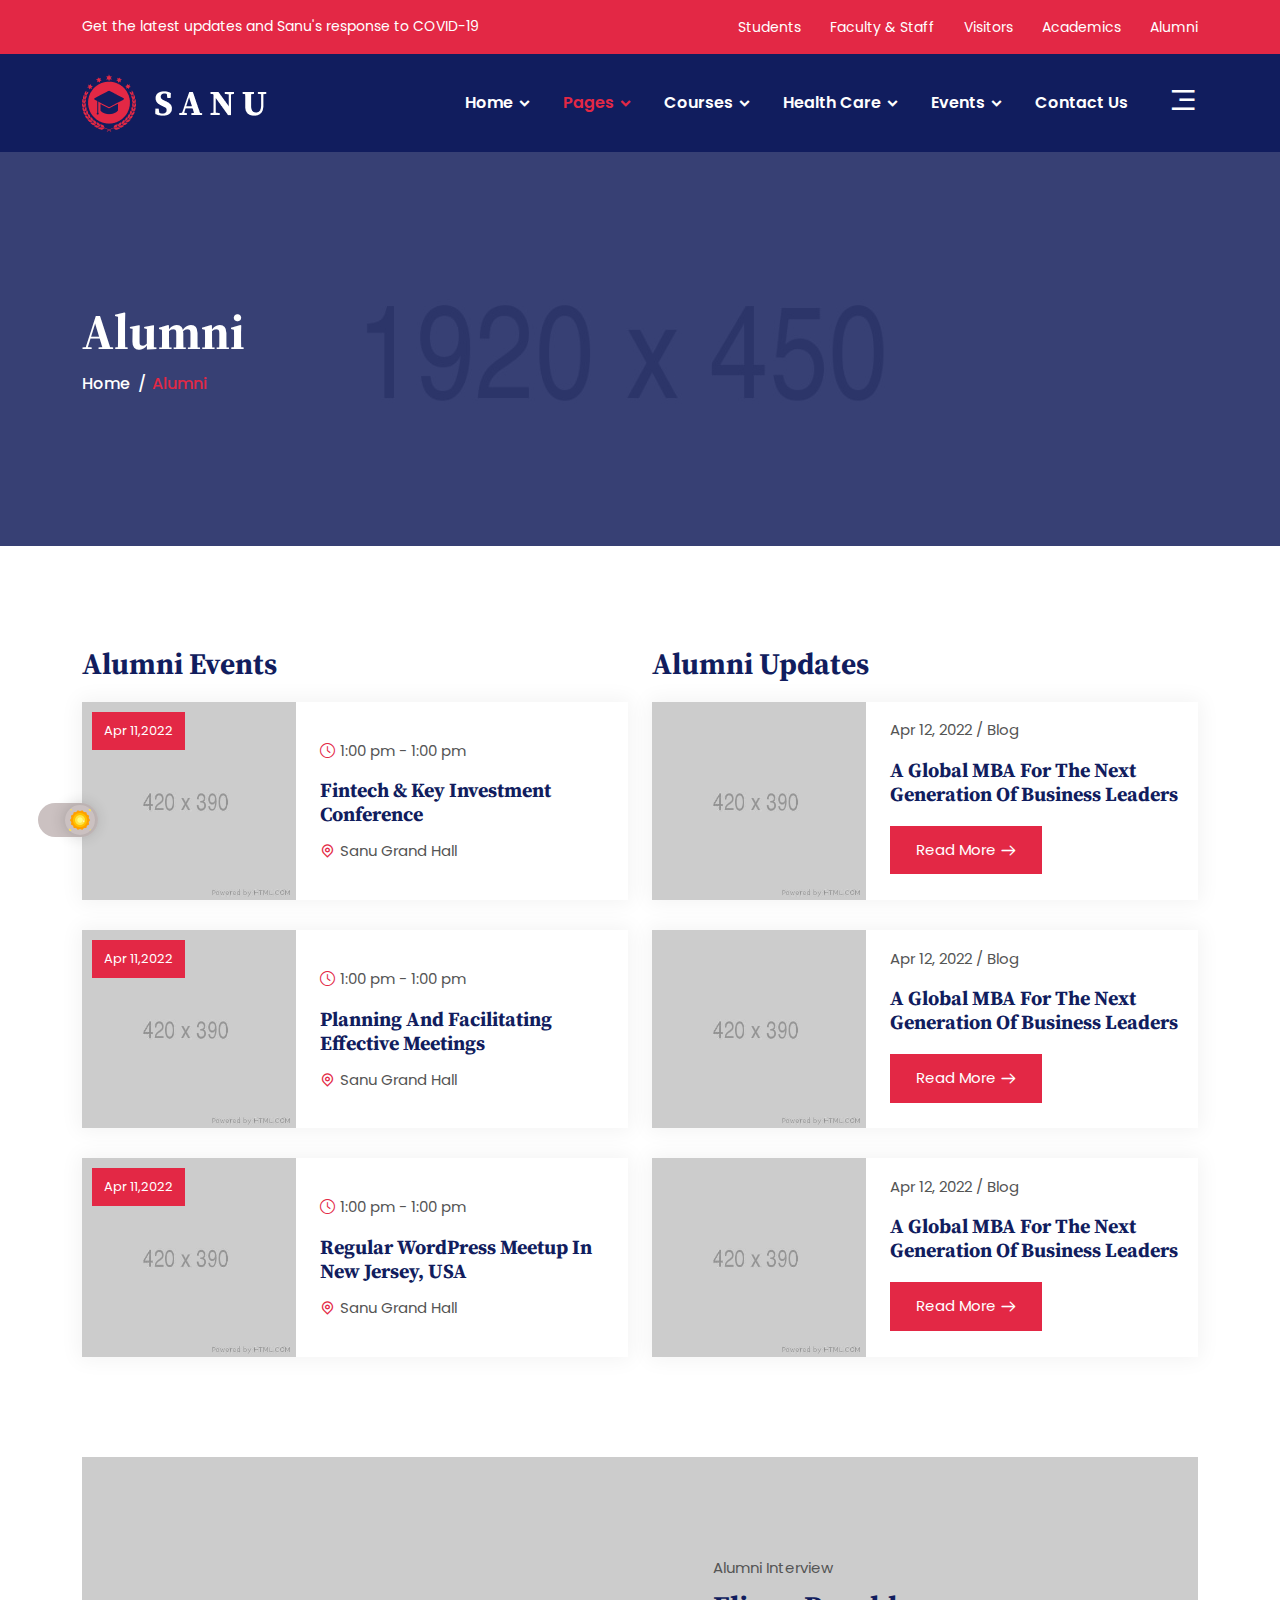
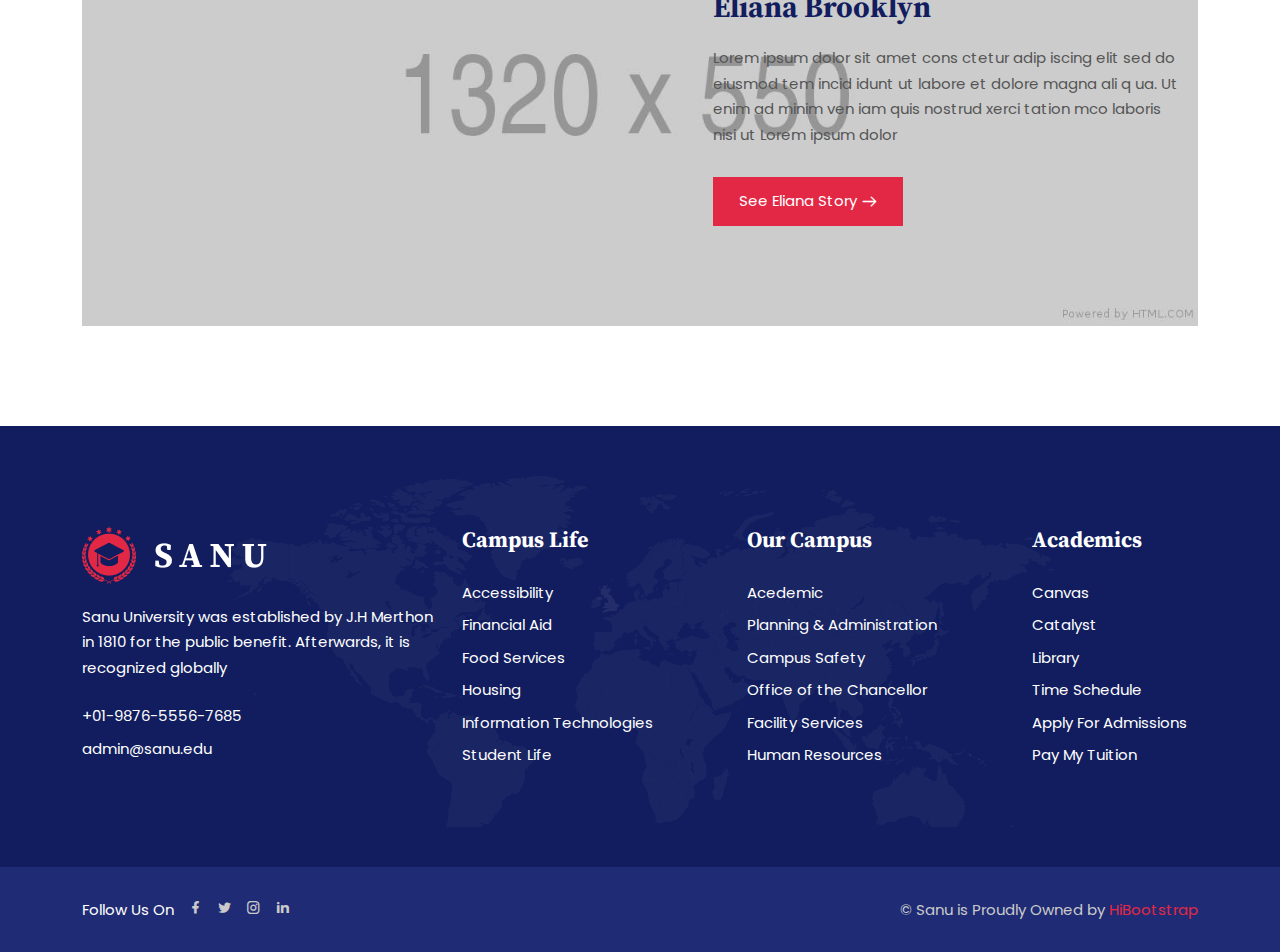
<file: alumni.html>
<!DOCTYPE html>
<html lang="zxx">
    <head>
        <meta charset="UTF-8">
        <meta http-equiv="X-UA-Compatible" content="IE=edge">
        <meta name="viewport" content="width=device-width, initial-scale=1.0">

        <!--Bootstrap Css-->
        <link rel="stylesheet" href="assets/css/bootstrap.min.css">
        <!--Meanmenu.css-->
        <link rel="stylesheet" href="assets/css/meanmenu.css">
        <!--Owl carousel-->
        <link rel="stylesheet" href="assets/css/owl.carousel.min.css">
        <!--Owl Theme-->
        <link rel="stylesheet" href="assets/css/owl.theme.default.min.css">
        <!--Magnific-popup-->
        <link rel="stylesheet" href="assets/css/magnific-popup.css">
        <!--Flaticon-->
        <link rel="stylesheet" href="assets/css/flaticon.css">
        <!--Remixicon-->
        <link rel="stylesheet" href="assets/css/remixicon.css">
        <!--Odometer-->
        <link rel="stylesheet" href="assets/css/odometer.min.css">
        <!--Aos css-->
        <link rel="stylesheet" href="assets/css/aos.css">
        <!--Style css-->
        <link rel="stylesheet" href="assets/css/style.css">
        <!--Dark css-->
        <link rel="stylesheet" href="assets/css/dark.css">
        <!--Responsive css-->
        <link rel="stylesheet" href="assets/css/responsive.css">

        <link rel="icon" type="image/png" href="assets/images/favicon.png">
        <title>Sanu - College University HTML Template</title>
    </head>
    <body>
        <!-- Start Preloader Area -->
        <div class="preloader-area">
            <div class="spinner">
                <div class="inner">
                    <div class="disc"></div>
                    <div class="disc"></div>
                    <div class="disc"></div>
                </div>
            </div>
        </div>
        <!-- End Preloader Area -->

        <!--Strat Top Header Area-->
        <div class="top-header-area">
            <div class="container">
                <div class="row align-items-center">
                    <div class="col-lg-6 col-md-6">
                        <div class="header-left-content">
                            <p>Get the latest updates and Sanu's response to COVID-19</p>
                        </div>
                    </div>
                    <div class="col-lg-6 col-md-6">                                        
                        <div class="header-right-content">
                            <div class="list">
                                <ul>
                                    <li><a href="graduate-admission.html">Students</a></li>
                                    <li><a href="campus-life.html">Faculty & Staff</a></li>
                                    <li><a href="admission.html">Visitors</a></li>
                                    <li><a href="academics.html">Academics</a></li>
                                    <li><a href="alumni.html">Alumni</a></li>
                                </ul>
                            </div>
                        </div>
                    </div>
                </div>
            </div>
        </div>
        <!--End Top Header Area-->

        <!-- Start Navbar Area --> 
        <div class="navbar-area nav-bg-1">
            <div class="mobile-responsive-nav">
                <div class="container">
                    <div class="mobile-responsive-menu">
                        <div class="logo">
                            <a href="index.html">
                                <img src="assets/images/logo.png" class="main-logo" lt="logo">
                                <img src="assets/images/white-logo.png" class="white-logo" alt="logo">
                            </a>
                        </div>
                    </div>
                </div>
            </div>

            <div class="desktop-nav">
                <div class="container">
                    <nav class="navbar navbar-expand-md navbar-light">
                        <a class="navbar-brand" href="index.html">
                            <img src="assets/images/white-logo.png" alt="logo">
                        </a>
                        <div class="collapse navbar-collapse mean-menu" id="navbarSupportedContent">
                            <ul class="navbar-nav ms-auto">
                                <li class="nav-item">
                                    <a href="#" class="nav-link dropdown-toggle">
                                        Home            
                                    </a>
                                    <ul class="dropdown-menu">
                                        <li class="nav-item">
                                            <a href="index.html" class="nav-link">Home One</a>
                                        </li>
                                        <li class="nav-item">
                                            <a href="index-2.html" class="nav-link">Home Two</a>
                                        </li>
                                        <li class="nav-item">
                                            <a href="index-3.html" class="nav-link">Home Three</a>
                                        </li>
                                    </ul>
                                </li>

                                <li class="nav-item">
                                    <a href="#" class="nav-link dropdown-toggle active">
                                        Pages 
                                    </a>

                                    <ul class="dropdown-menu">
                                        <li class="nav-item">
                                            <a href="graduate-admission.html" class="nav-link">Graduate Admission</a>
                                        </li>
                                        <li class="nav-item">
                                            <a href="campus-life.html" class="nav-link">Campus Life</a>
                                        </li>

                                        

                                        <li class="nav-item">
                                            <a href="alumni.html" class="nav-link active">Alumni</a>
                                        </li>

                                        <li class="nav-item">
                                            <a href="#" class="nav-link dropdown-toggle">
                                                Academics 
                                            </a>
        
                                            <ul class="dropdown-menu">
                                                <li class="nav-item">
                                                    <a href="academics.html" class="nav-link">Academics</a>
                                                </li>
        
                                                <li class="nav-item">
                                                    <a href="academics-details.html" class="nav-link">Academics Details</a>
                                                </li>
                                            </ul>
                                        </li>

                                        <li class="nav-item">
                                            <a href="#" class="nav-link dropdown-toggle">
                                                Latest News 
                                            </a>
        
                                            <ul class="dropdown-menu">
                                                <li class="nav-item">
                                                    <a href="latest-news.html" class="nav-link">Our Latest News</a>
                                                </li>
        
                                                <li class="nav-item">
                                                    <a href="news-details.html" class="nav-link">News Details</a>
                                                </li>
                                            </ul>
                                        </li>
                                        
                                        <li class="nav-item">
                                            <a href="faq.html" class="nav-link">FAQ</a>
                                        </li>
                                        <li class="nav-item">
                                            <a href="#" class="nav-link dropdown-toggle">
                                                Users 
                                            </a>
        
                                            <ul class="dropdown-menu">
                                                <li class="nav-item">
                                                    <a href="login.html" class="nav-link">Login</a>
                                                </li>
        
                                                <li class="nav-item">
                                                    <a href="register.html" class="nav-link">Register</a>
                                                </li>

                                                <li class="nav-item">
                                                    <a href="recover-password.html" class="nav-link">Recover Password</a>
                                                </li>
                                            </ul>
                                        </li>
                                        <li class="nav-item">
                                            <a href="privacy-policy.html" class="nav-link">Privacy Policy</a>
                                        </li>

                                        <li class="nav-item">
                                            <a href="terms-conditions.html" class="nav-link">Terms And Conditions</a>
                                        </li>

                                        <li class="nav-item">
                                            <a href="coming-soon.html" class="nav-link">Coming Soon</a>
                                        </li>
                                        
                                        <li class="nav-item">
                                            <a href="404.html" class="nav-link">404 Page</a>
                                        </li>
                                    </ul>
                                </li>

                                <li class="nav-item">
                                    <a href="#" class="nav-link dropdown-toggle">
                                        Courses            
                                    </a>

                                    <ul class="dropdown-menu">
                                        <li class="nav-item">
                                            <a href="courses.html" class="nav-link">Courses</a>
                                        </li>
                                        <li class="nav-item">
                                            <a href="courses-details.html" class="nav-link">Courses Details</a>
                                        </li>                 
                                    </ul>
                                </li>

                                <li class="nav-item">
                                    <a href="#" class="nav-link dropdown-toggle">
                                        Health Care  
                                    </a>

                                    <ul class="dropdown-menu">
                                        <li class="nav-item">
                                            <a href="health-care.html" class="nav-link">Health Care</a>
                                        </li>

                                        <li class="nav-item">
                                            <a href="health-care-details.html" class="nav-link">Health Care Details</a>
                                        </li>
                                    </ul>
                                </li>

                                <li class="nav-item">
                                    <a href="#" class="nav-link dropdown-toggle">
                                        Events   
                                    </a>

                                    <ul class="dropdown-menu">
                                        <li class="nav-item">
                                            <a href="events.html" class="nav-link">Events</a>
                                        </li>

                                        <li class="nav-item">
                                            <a href="events-details.html" class="nav-link">Events Details</a>
                                        </li>
                                    </ul>
                                </li>

                                <li class="nav-item">
                                    <a href="contact-us.html" class="nav-link">Contact Us</a>
                                </li>
                            </ul>

                            <div class="others-options">
                                <div class="icon">
                                    <i class="ri-menu-3-fill" data-bs-toggle="modal" data-bs-target="#sidebarModal"></i>
                                </div>
                            </div>
                        </div>
                    </nav>
                </div>
            </div>

            <div class="others-option-for-responsive">
                <div class="container">
                    <div class="dot-menu">
                        <div class="inner">
                            <div class="icon">
                                <i class="ri-menu-3-fill" data-bs-toggle="modal" data-bs-target="#sidebarModal"></i>
                            </div>
                        </div>
                    </div>
                </div>
            </div>
        </div>
        <!-- End Navbar Area -->

        <!-- Sidebar Modal -->
        <div class="sidebarModal modal right fade" id="sidebarModal" tabindex="-1" role="dialog">
            <div class="modal-dialog" role="document">
                <div class="modal-content">
                    <button type="button" class="close" data-bs-dismiss="modal"><i class="ri-close-line"></i></button>

                    <div class="modal-body">
                        <a href="index.html">
                            <img src="assets/images/logo.png" class="main-logo" alt="logo">
                            <img src="assets/images/white-logo.png" class="white-logo" alt="logo">
                        </a>
                        <div class="sidebar-content">
                            <h3>About Us</h3>
                            <p>Lorem ipsum dolor sit amet consectetur adipiscing elit sed do eiusmod tempor incididunt ut labore et dolore magna aliqua.</p>

                            <div class="sidebar-btn">
                                <a href="contact.html" class="default-btn">Let’s Talk</a>
                            </div>
                        </div>
                        <div class="sidebar-contact-info">
                            <h3>Contact Information</h3>

                            <ul class="info-list">
                                <li><i class="ri-phone-fill"></i> <a href="tel:9901234567">+990-123-4567</a></li>
                                
                                <li><i class="ri-mail-line"></i><a href="mailto:hello@sanu.com">hello@sanu.com</a></li>

                                <li><i class="ri-map-pin-line"></i> 413 North Las Vegas, NV 89032</li>
                            </ul>
                        </div>
                        <ul class="sidebar-social-list">
                            <li>
                                <a href="https://www.facebook.com" target="_blank"><i class="flaticon-facebook"></i></a>
                            </li>
                            <li>
                                <a href="https://www.twitter.com" target="_blank"><i class="flaticon-twitter"></i></a>
                            </li>
                            <li>
                                <a href="https://linkedin.com/?lang=en" target="_blank"><i class="flaticon-linkedin"></i></a>
                            </li>
                            <li>
                                <a href="https://instagram.com/?lang=en" target="_blank"><i class="flaticon-instagram"></i></a>
                            </li>
                        </ul>
                        <div class="contact-form">
                            <h3>Ready to Get Started?</h3>

                            <form id="contactForm">
                                <div class="row">
                                    <div class="col-lg-12 col-md-6">
                                        <div class="form-group">
                                            <input type="text" name="name" class="form-control" required data-error="Please enter your name" placeholder="Your name">
                                            <div class="help-block with-errors"></div>
                                        </div>
                                    </div>

                                    <div class="col-lg-12 col-md-6">
                                        <div class="form-group">
                                            <input type="email" name="email" class="form-control" required data-error="Please enter your email" placeholder="Your email address">
                                            <div class="help-block with-errors"></div>
                                        </div>
                                    </div>

                                    <div class="col-lg-12 col-md-12">
                                        <div class="form-group">
                                            <input type="text" name="phone_number" class="form-control" required data-error="Please enter your phone number" placeholder="Your phone number">
                                            <div class="help-block with-errors"></div>
                                        </div>
                                    </div>

                                    <div class="col-lg-12 col-md-12">
                                        <div class="form-group">
                                            <textarea name="message" class="form-control" cols="30" rows="6" required data-error="Please enter your message" placeholder="Write your message..."></textarea>
                                            <div class="help-block with-errors"></div>
                                        </div>
                                    </div>

                                    <div class="col-lg-12 col-md-12">
                                        <button type="submit" class="default-btn">Send Message<span></span></button>
                                        <div id="msgSubmit" class="h3 text-center hidden"></div>
                                        <div class="clearfix"></div>
                                    </div>
                                </div>
                            </form>
                        </div>
                    </div>
                </div>
            </div>
        </div>
        <!-- End Sidebar Modal -->

        <!--Start Page Banner-->
        <div class="page-banner-area bg-2">
            <div class="container">
                <div class="page-banner-content">
                    <h1>Alumni</h1>
                    <ul>
                        <li><a href="index.html">Home</a></li>
                        <li>Alumni</li>
                    </ul>
                </div>
            </div>
        </div>
        <!--End Page Banner-->

        <!--Start Alumni Area-->
        <div class="alumni-area pt-100 pb-70">
            <div class="container">
                <div class="row">
                    <div class="col-lg-6">
                        <div class="alumni-left-content">
                            <h3>Alumni Events</h3>
                            <div class="single-alumni-events-card">
                                <div class="row align-items-center">
                                    <div class="col-lg-5 col-md-5">
                                        <div class="alumni-img">
                                            <img src="assets/images/alumni/alumni-1.jpg" alt="Image">
                                            <div class="date">
                                                <p>Apr 11,2022</p>
                                            </div>
                                        </div>
                                    </div>
                                    <div class="col-lg-7 col-md-7">
                                        <div class="alumni-content">
                                        <div class="time">
                                            <p><i class="flaticon-time"></i>1:00 pm - 1:00 pm</p>
                                        </div>
                                        <h3>Fintech & Key Investment Conference</h3>
                                        <div class="location">
                                            <p><i class="ri-map-pin-line"></i>Sanu Grand Hall</p>
                                        </div>
                                        </div>
                                    </div>
                                </div>
                            </div>
                            <div class="single-alumni-events-card">
                                <div class="row align-items-center">
                                    <div class="col-lg-5 col-md-5">
                                        <div class="alumni-img">
                                            <img src="assets/images/alumni/alumni-2.jpg" alt="Image">
                                            <div class="date">
                                                <p>Apr 11,2022</p>
                                            </div>
                                        </div>
                                    </div>
                                    <div class="col-lg-7 col-md-7">
                                        <div class="alumni-content">
                                        <div class="time">
                                            <p><i class="flaticon-time"></i>1:00 pm - 1:00 pm</p>
                                        </div>
                                        <h3>Planning And Facilitating Effective Meetings</h3>
                                        <div class="location">
                                            <p><i class="ri-map-pin-line"></i>Sanu Grand Hall</p>
                                        </div>
                                        </div>
                                    </div>
                                </div>
                            </div>
                            <div class="single-alumni-events-card">
                                <div class="row align-items-center">
                                    <div class="col-lg-5 col-md-5">
                                        <div class="alumni-img">
                                            <img src="assets/images/alumni/alumni-3.jpg" alt="Image">
                                            <div class="date">
                                                <p>Apr 11,2022</p>
                                            </div>
                                        </div>
                                    </div>
                                    <div class="col-lg-7 col-md-7">
                                        <div class="alumni-content">
                                        <div class="time">
                                            <p><i class="flaticon-time"></i>1:00 pm - 1:00 pm</p>
                                        </div>
                                        <h3>Regular WordPress Meetup In New Jersey, USA</h3>
                                        <div class="location">
                                            <p><i class="ri-map-pin-line"></i>Sanu Grand Hall</p>
                                        </div>
                                        </div>
                                    </div>
                                </div>
                            </div>
                        </div>
                    </div>
                    <div class="col-lg-6">
                        <div class="alumni-right-content">
                            <h3>Alumni Updates</h3>
                            <div class="single-alumoni-updates-card">
                                <div class="row align-items-center">
                                    <div class="col-lg-5 col-md-5">
                                        <div class="update-image">
                                            <img src="assets/images/alumni/alumni-4.jpg" alt="Image">
                                        </div>
                                    </div>
                                    <div class="col-lg-7 col-md-7">
                                        <div class="updates-content">
                                            <div class="date">
                                                <p>Apr 12, 2022 / Blog</p>
                                                <h3>A Global MBA For The Next Generation Of Business Leaders</h3>
                                                <a href="#" class="default-btn btn">Read More<i class="flaticon-next"></i></a>
                                            </div>
                                        </div>
                                    </div>
                                </div>
                            </div>
                            <div class="single-alumoni-updates-card">
                                <div class="row align-items-center">
                                    <div class="col-lg-5 col-md-5">
                                        <div class="update-image">
                                            <img src="assets/images/alumni/alumni-5.jpg" alt="Image">
                                        </div>
                                    </div>
                                    <div class="col-lg-7 col-md-7">
                                        <div class="updates-content">
                                            <div class="date">
                                                <p>Apr 12, 2022 / Blog</p>
                                                <h3>A Global MBA For The Next Generation Of Business Leaders</h3>
                                                <a href="#" class="default-btn btn">Read More<i class="flaticon-next"></i></a>
                                            </div>
                                        </div>
                                    </div>
                                </div>
                            </div>
                            <div class="single-alumoni-updates-card">
                                <div class="row align-items-center">
                                    <div class="col-lg-5 col-md-5">
                                        <div class="update-image">
                                            <img src="assets/images/alumni/alumni-6.jpg" alt="Image">
                                        </div>
                                    </div>
                                    <div class="col-lg-7 col-md-7">
                                        <div class="updates-content">
                                            <div class="date">
                                                <p>Apr 12, 2022 / Blog</p>
                                                <h3>A Global MBA For The Next Generation Of Business Leaders</h3>
                                                <a href="#" class="default-btn btn">Read More<i class="flaticon-next"></i></a>
                                            </div>
                                        </div>
                                    </div>
                                </div>
                            </div>
                        </div>
                    </div>
                </div>
            </div>
        </div>
        <!--End Alumni Area-->

        <!--Start Alumni Interview Area-->
        <div class="alumni-interview-area pb-100">
            <div class="container">
                <div class="interview-content ptb-100">
                    <div class="interview">
                        <span>Alumni Interview</span>
                        <h2>Eliana Brooklyn</h2>
                        <p>Lorem ipsum dolor sit amet cons ctetur adip iscing elit sed do eiusmod tem incid idunt ut labore et dolore magna ali q ua. Ut enim ad minim ven iam quis nostrud xerci tation mco laboris nisi ut Lorem ipsum dolor </p>
                        <a href="#" class="default-btn btn">See Eliana Story<i class="flaticon-next"></i></a>
                    </div>
                </div>
            </div>
        </div>
        <!--End Alumni Interview Area-->

        <!--Start Footer Area-->
        <div class="footer-area pt-100 pb-70">
            <div class="container">
                <div class="row">
                    <div class="col-lg-4 col-sm-6">
                        <div class="footer-logo-area">
                            <a href="index.html"><img src="assets/images/white-logo.png" alt="Image"></a>
                            <p>Sanu University was established by J.H Merthon in 1810 for the public benefit. Afterwards, it is recognized globally</p>
                            <div class="contact-list">
                                <ul>
                                    <li><a href="tel:+01987655567685">+01-9876-5556-7685
                                    </a></li>
                                    <li><a href="mailto:admin@sanu.edu">admin@sanu.edu</a></li>
                                </ul>
                            </div>
                        </div>
                    </div>
                    <div class="col-lg-3 col-sm-6">
                        <div class="footer-widjet">
                            <h3>Campus Life</h3>
                            <div class="list">
                                <ul>
                                    <li><a href="campus-life.html">Accessibility</a></li>
                                    <li><a href="campus-life.html">Financial Aid</a></li>
                                    <li><a href="campus-life.html">Food Services</a></li>
                                    <li><a href="campus-life.html">Housing</a></li>
                                    <li><a href="campus-life.html">Information Technologies</a></li>
                                    <li><a href="campus-life.html">Student Life</a></li>
                                </ul>
                            </div>
                        </div>
                    </div>
                    <div class="col-lg-3 col-sm-6">
                        <div class="footer-widjet">
                            <h3>Our Campus</h3>
                            <div class="list">
                                <ul>
                                    <li><a href="campus-life.html">Acedemic</a></li>
                                    <li><a href="campus-life.html">Planning & Administration</a></li>
                                    <li><a href="campus-life.html">Campus Safety</a></li>
                                    <li><a href="campus-life.html">Office of the Chancellor</a></li>
                                    <li><a href="campus-life.html">Facility Services</a></li>
                                    <li><a href="campus-life.html">Human Resources</a></li>
                                </ul>
                            </div>
                        </div>
                    </div>
                    <div class="col-lg-2 col-sm-6">
                        <div class="footer-widjet">
                            <h3>Academics</h3>
                            <div class="list">
                                <ul>
                                    <li><a href="academics.html">Canvas</a></li>
                                    <li><a href="academics.html">Catalyst</a></li>
                                    <li><a href="academics.html">Library</a></li>
                                    <li><a href="academics.html">Time Schedule</a></li>
                                    <li><a href="academics.html">Apply For Admissions</a></li>
                                    <li><a href="academics.html">Pay My Tuition</a></li>
                                </ul>
                            </div>
                        </div>
                    </div>
                </div>
                <div class="shape">
                    <img src="assets/images/shape-1.png" alt="Image">
                </div>
            </div>
        </div>
        <!--End Footer Area-->

        <!--Start Copyright Area-->
        <div class="copyright-area">
            <div class="container">
                <div class="copyright">
                    <div class="row">
                        <div class="col-lg-6 col-md-4">
                            <div class="social-content">
                                <ul>
                                    <li><span>Follow Us On</span></li>
                                    <li>
                                        <a href="https://www.facebook.com" target="_blank"><i class="ri-facebook-fill"></i></a>
                                    </li>
                                    <li>
                                        <a href="https://www.twitter.com" target="_blank"><i class="ri-twitter-fill"></i></a>
                                    </li>
                                    <li>
                                        <a href="https://instagram.com/?lang=en" target="_blank"><i class="ri-instagram-line"></i></a>
                                    </li>
                                    <li>
                                        <a href="https://linkedin.com/?lang=en" target="_blank"><i class="ri-linkedin-fill"></i></a>
                                    </li>
                                </ul>
                            </div>
                        </div>
                        <div class="col-lg-6 col-md-8">
                            <div class="copy">
                                <p>© Sanu is Proudly Owned by <a href="https://hibootstrap.com/" target="_blank">HiBootstrap</a></p>
                            </div>
                        </div>
                    </div>
                </div>
            </div>
        </div>
        <!--End Copyright Area-->

        <!-- Start Go Top Area -->
        <div class="go-top">
            <i class="ri-arrow-up-s-line"></i>
            <i class="ri-arrow-up-s-line"></i>
        </div>
        <!-- End Go Top Area -->
        
        <!-- Jquery js -->
        <script src="assets/js/jquery.min.js"></script>
        <!-- Bootstrap bundle js -->
        <script src="assets/js/bootstrap.bundle.min.js"></script>
        <!-- Meanmenu js -->
        <script src="assets/js/jquery.meanmenu.js"></script>
        <!-- Owl Carosel js -->
        <script src="assets/js/owl.carousel.min.js"></script>
        <!-- Owl Carosel Thumbs js -->
        <script src="assets/js/carousel-thumbs.min.js"></script>
        <!-- Magnific popup js -->
        <script src="assets/js/jquery.magnific-popup.js"></script>
        <!-- Aos js -->
        <script src="assets/js/aos.js"></script>
        <!-- Odometer js -->    
        <script src="assets/js/odometer.min.js"></script>
        <!-- Appear js -->  
        <script src="assets/js/appear.min.js"></script> 
        <!-- Form Validator js -->    
        <script src="assets/js/form-validator.min.js"></script>
        <!-- Contact Form Script js -->    
        <script src="assets/js/contact-form-script.js"></script>
        <!-- Ajaxchimp js -->    
        <script src="assets/js/ajaxchimp.min.js"></script>
        <!--Custom js-->
        <script src="assets/js/custom.js"></script>
    </body>
</html>
</file>
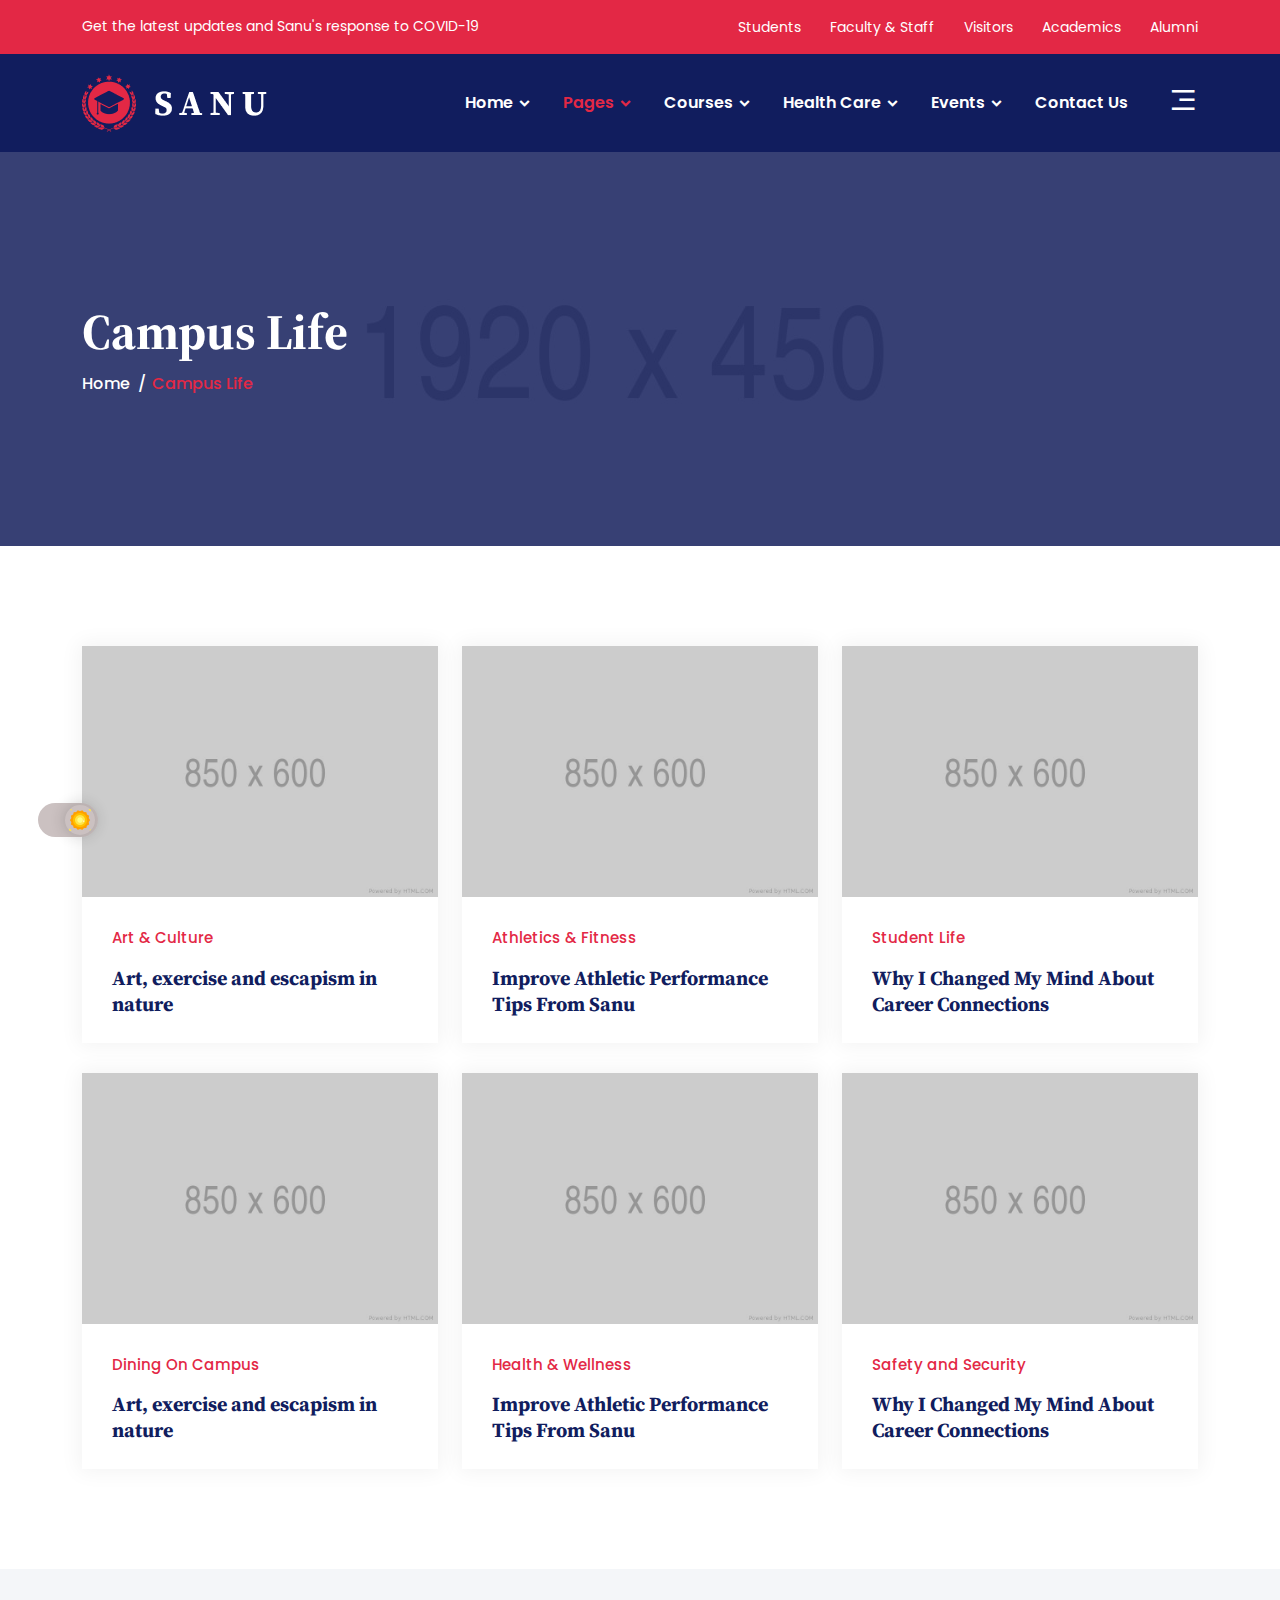
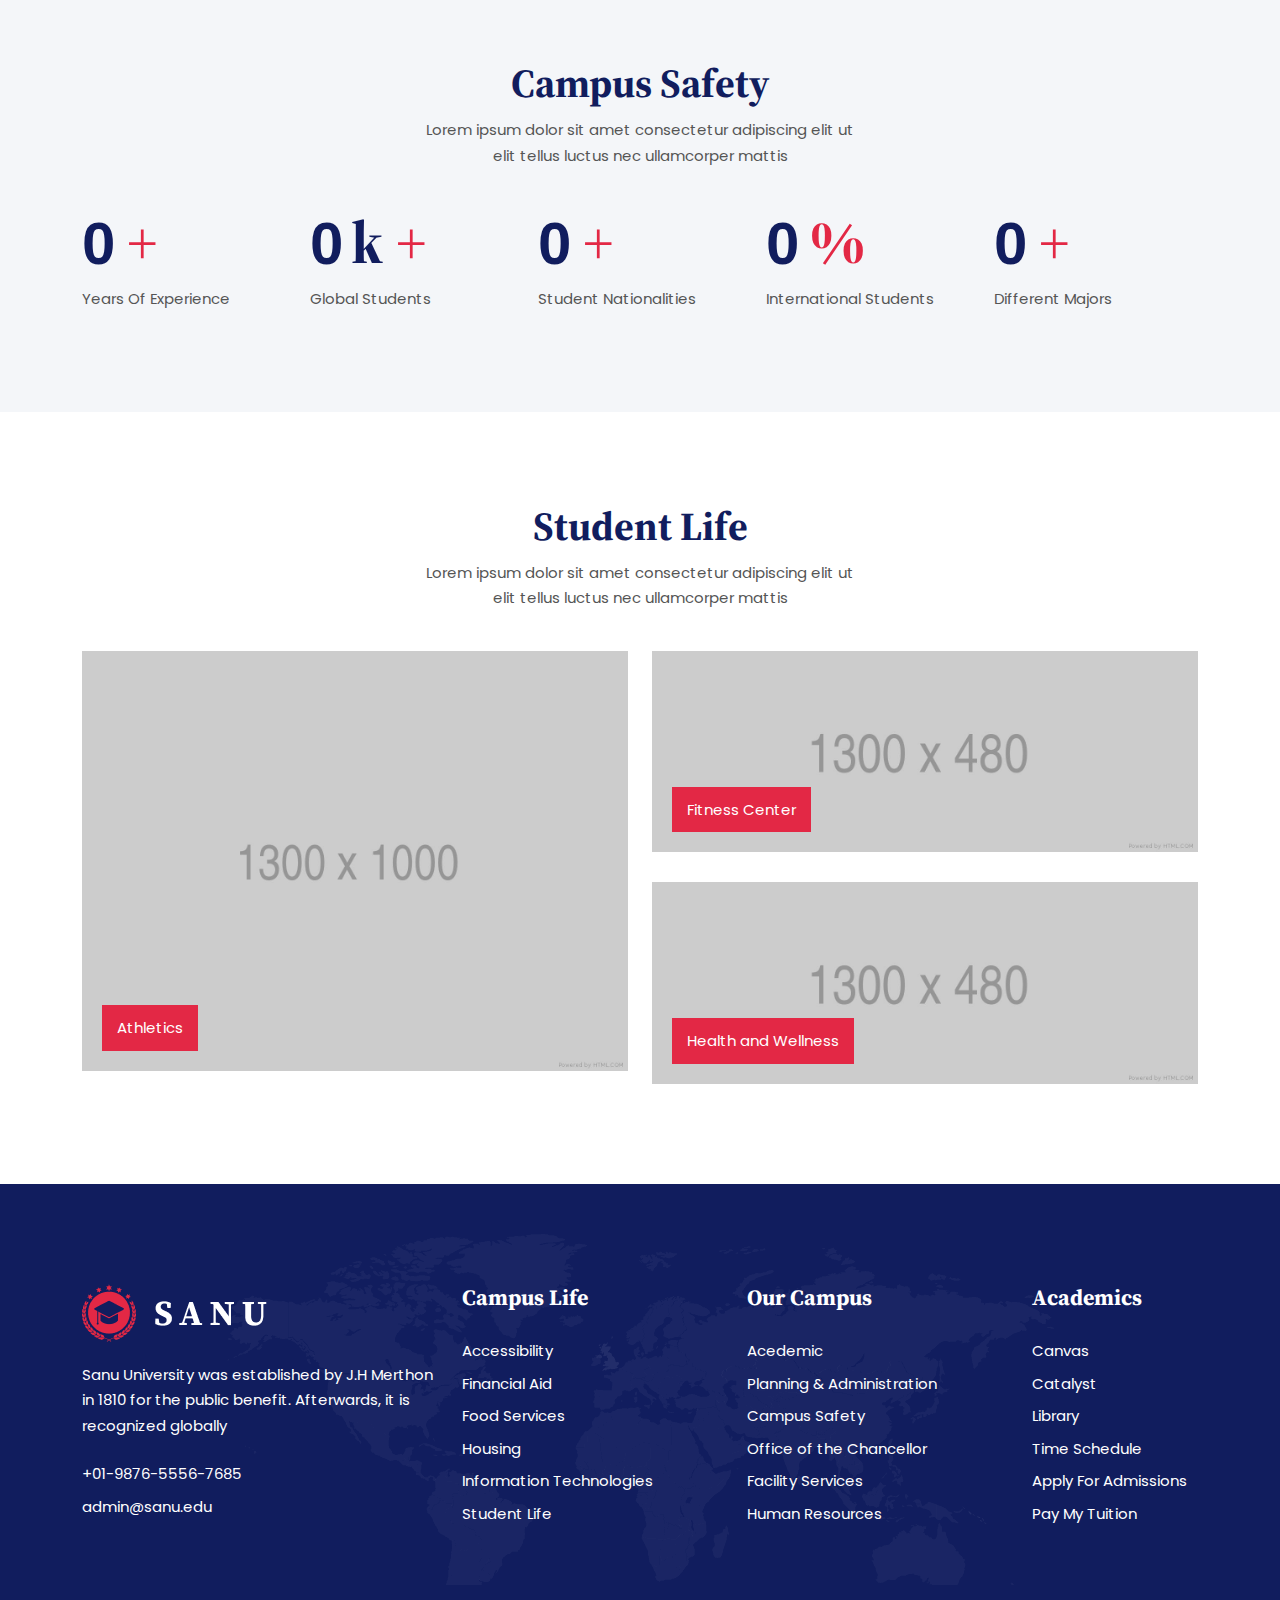
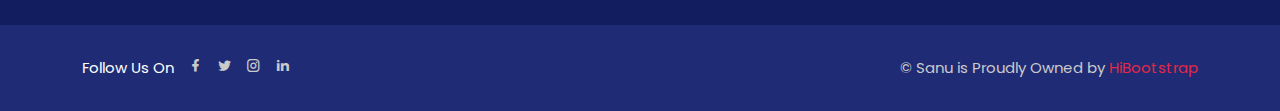
<file: campus-life.html>
<!DOCTYPE html>
<html lang="zxx">
    <head>
        <meta charset="UTF-8">
        <meta http-equiv="X-UA-Compatible" content="IE=edge">
        <meta name="viewport" content="width=device-width, initial-scale=1.0">

        <!--Bootstrap Css-->
        <link rel="stylesheet" href="assets/css/bootstrap.min.css">
        <!--Meanmenu.css-->
        <link rel="stylesheet" href="assets/css/meanmenu.css">
        <!--Owl carousel-->
        <link rel="stylesheet" href="assets/css/owl.carousel.min.css">
        <!--Owl Theme-->
        <link rel="stylesheet" href="assets/css/owl.theme.default.min.css">
        <!--Magnific-popup-->
        <link rel="stylesheet" href="assets/css/magnific-popup.css">
        <!--Flaticon-->
        <link rel="stylesheet" href="assets/css/flaticon.css">
        <!--Remixicon-->
        <link rel="stylesheet" href="assets/css/remixicon.css">
        <!--Odometer-->
        <link rel="stylesheet" href="assets/css/odometer.min.css">
        <!--Aos css-->
        <link rel="stylesheet" href="assets/css/aos.css">
        <!--Style css-->
        <link rel="stylesheet" href="assets/css/style.css">
        <!--Dark css-->
        <link rel="stylesheet" href="assets/css/dark.css">
        <!--Responsive css-->
        <link rel="stylesheet" href="assets/css/responsive.css">

        <link rel="icon" type="image/png" href="assets/images/favicon.png">
        <title>Sanu - College University HTML Template</title>
    </head>
    <body>
        <!-- Start Preloader Area -->
        <div class="preloader-area">
            <div class="spinner">
                <div class="inner">
                    <div class="disc"></div>
                    <div class="disc"></div>
                    <div class="disc"></div>
                </div>
            </div>
        </div>
        <!-- End Preloader Area -->

        <!--Strat Top Header Area-->
        <div class="top-header-area">
            <div class="container">
                <div class="row align-items-center">
                    <div class="col-lg-6 col-md-6">
                        <div class="header-left-content">
                            <p>Get the latest updates and Sanu's response to COVID-19</p>
                        </div>
                    </div>
                    <div class="col-lg-6 col-md-6">                                        
                        <div class="header-right-content">
                            <div class="list">
                                <ul>
                                    <li><a href="graduate-admission.html">Students</a></li>
                                    <li><a href="campus-life.html">Faculty & Staff</a></li>
                                    <li><a href="admission.html">Visitors</a></li>
                                    <li><a href="academics.html">Academics</a></li>
                                    <li><a href="alumni.html">Alumni</a></li>
                                </ul>
                            </div>
                        </div>
                    </div>
                </div>
            </div>
        </div>
        <!--End Top Header Area-->

        <!-- Start Navbar Area --> 
        <div class="navbar-area nav-bg-1">
            <div class="mobile-responsive-nav">
                <div class="container">
                    <div class="mobile-responsive-menu">
                        <div class="logo">
                            <a href="index.html">
                                <img src="assets/images/logo.png" class="main-logo" lt="logo">
                                <img src="assets/images/white-logo.png" class="white-logo" alt="logo">
                            </a>
                        </div>
                    </div>
                </div>
            </div>

            <div class="desktop-nav">
                <div class="container">
                    <nav class="navbar navbar-expand-md navbar-light">
                        <a class="navbar-brand" href="index.html">
                            <img src="assets/images/white-logo.png" alt="logo">
                        </a>
                        <div class="collapse navbar-collapse mean-menu" id="navbarSupportedContent">
                            <ul class="navbar-nav ms-auto">
                                <li class="nav-item">
                                    <a href="#" class="nav-link dropdown-toggle">
                                        Home            
                                    </a>
                                    <ul class="dropdown-menu">
                                        <li class="nav-item">
                                            <a href="index.html" class="nav-link">Home One</a>
                                        </li>
                                        <li class="nav-item">
                                            <a href="index-2.html" class="nav-link">Home Two</a>
                                        </li>
                                        <li class="nav-item">
                                            <a href="index-3.html" class="nav-link">Home Three</a>
                                        </li>
                                    </ul>
                                </li>

                                <li class="nav-item">
                                    <a href="#" class="nav-link dropdown-toggle active">
                                        Pages 
                                    </a>

                                    <ul class="dropdown-menu">
                                        <li class="nav-item">
                                            <a href="graduate-admission.html" class="nav-link">Graduate Admission</a>
                                        </li>
                                        <li class="nav-item">
                                            <a href="campus-life.html" class="nav-link active">Campus Life</a>
                                        </li>

                                        

                                        <li class="nav-item">
                                            <a href="alumni.html" class="nav-link">Alumni</a>
                                        </li>

                                        <li class="nav-item">
                                            <a href="#" class="nav-link dropdown-toggle">
                                                Academics 
                                            </a>
        
                                            <ul class="dropdown-menu">
                                                <li class="nav-item">
                                                    <a href="academics.html" class="nav-link">Academics</a>
                                                </li>
        
                                                <li class="nav-item">
                                                    <a href="academics-details.html" class="nav-link">Academics Details</a>
                                                </li>
                                            </ul>
                                        </li>

                                        <li class="nav-item">
                                            <a href="#" class="nav-link dropdown-toggle">
                                                Latest News 
                                            </a>
        
                                            <ul class="dropdown-menu">
                                                <li class="nav-item">
                                                    <a href="latest-news.html" class="nav-link">Our Latest News</a>
                                                </li>
        
                                                <li class="nav-item">
                                                    <a href="news-details.html" class="nav-link">News Details</a>
                                                </li>
                                            </ul>
                                        </li>
                                        
                                        <li class="nav-item">
                                            <a href="faq.html" class="nav-link">FAQ</a>
                                        </li>
                                        <li class="nav-item">
                                            <a href="#" class="nav-link dropdown-toggle">
                                                Users 
                                            </a>
        
                                            <ul class="dropdown-menu">
                                                <li class="nav-item">
                                                    <a href="login.html" class="nav-link">Login</a>
                                                </li>
        
                                                <li class="nav-item">
                                                    <a href="register.html" class="nav-link">Register</a>
                                                </li>

                                                <li class="nav-item">
                                                    <a href="recover-password.html" class="nav-link">Recover Password</a>
                                                </li>
                                            </ul>
                                        </li>
                                        <li class="nav-item">
                                            <a href="privacy-policy.html" class="nav-link">Privacy Policy</a>
                                        </li>

                                        <li class="nav-item">
                                            <a href="terms-conditions.html" class="nav-link">Terms And Conditions</a>
                                        </li>

                                        <li class="nav-item">
                                            <a href="coming-soon.html" class="nav-link">Coming Soon</a>
                                        </li>
                                        
                                        <li class="nav-item">
                                            <a href="404.html" class="nav-link">404 Page</a>
                                        </li>
                                    </ul>
                                </li>

                                <li class="nav-item">
                                    <a href="#" class="nav-link dropdown-toggle">
                                        Courses            
                                    </a>

                                    <ul class="dropdown-menu">
                                        <li class="nav-item">
                                            <a href="courses.html" class="nav-link">Courses</a>
                                        </li>
                                        <li class="nav-item">
                                            <a href="courses-details.html" class="nav-link">Courses Details</a>
                                        </li>                 
                                    </ul>
                                </li>

                                <li class="nav-item">
                                    <a href="#" class="nav-link dropdown-toggle">
                                        Health Care  
                                    </a>

                                    <ul class="dropdown-menu">
                                        <li class="nav-item">
                                            <a href="health-care.html" class="nav-link">Health Care</a>
                                        </li>

                                        <li class="nav-item">
                                            <a href="health-care-details.html" class="nav-link">Health Care Details</a>
                                        </li>
                                    </ul>
                                </li>

                                <li class="nav-item">
                                    <a href="#" class="nav-link dropdown-toggle">
                                        Events   
                                    </a>

                                    <ul class="dropdown-menu">
                                        <li class="nav-item">
                                            <a href="events.html" class="nav-link">Events</a>
                                        </li>

                                        <li class="nav-item">
                                            <a href="events-details.html" class="nav-link">Events Details</a>
                                        </li>
                                    </ul>
                                </li>

                                <li class="nav-item">
                                    <a href="contact-us.html" class="nav-link">Contact Us</a>
                                </li>
                            </ul>

                            <div class="others-options">
                                <div class="icon">
                                    <i class="ri-menu-3-fill" data-bs-toggle="modal" data-bs-target="#sidebarModal"></i>
                                </div>
                            </div>
                        </div>
                    </nav>
                </div>
            </div>

            <div class="others-option-for-responsive">
                <div class="container">
                    <div class="dot-menu">
                        <div class="inner">
                            <div class="icon">
                                <i class="ri-menu-3-fill" data-bs-toggle="modal" data-bs-target="#sidebarModal"></i>
                            </div>
                        </div>
                    </div>
                </div>
            </div>
        </div>
        <!-- End Navbar Area -->

        <!-- Sidebar Modal -->
        <div class="sidebarModal modal right fade" id="sidebarModal" tabindex="-1" role="dialog">
            <div class="modal-dialog" role="document">
                <div class="modal-content">
                    <button type="button" class="close" data-bs-dismiss="modal"><i class="ri-close-line"></i></button>

                    <div class="modal-body">
                        <a href="index.html">
                            <img src="assets/images/logo.png" class="main-logo" alt="logo">
                            <img src="assets/images/white-logo.png" class="white-logo" alt="logo">
                        </a>
                        <div class="sidebar-content">
                            <h3>About Us</h3>
                            <p>Lorem ipsum dolor sit amet consectetur adipiscing elit sed do eiusmod tempor incididunt ut labore et dolore magna aliqua.</p>

                            <div class="sidebar-btn">
                                <a href="contact.html" class="default-btn">Let’s Talk</a>
                            </div>
                        </div>
                        <div class="sidebar-contact-info">
                            <h3>Contact Information</h3>

                            <ul class="info-list">
                                <li><i class="ri-phone-fill"></i> <a href="tel:9901234567">+990-123-4567</a></li>
                                
                                <li><i class="ri-mail-line"></i><a href="mailto:hello@sanu.com">hello@sanu.com</a></li>

                                <li><i class="ri-map-pin-line"></i> 413 North Las Vegas, NV 89032</li>
                            </ul>
                        </div>
                        <ul class="sidebar-social-list">
                            <li>
                                <a href="https://www.facebook.com" target="_blank"><i class="flaticon-facebook"></i></a>
                            </li>
                            <li>
                                <a href="https://www.twitter.com" target="_blank"><i class="flaticon-twitter"></i></a>
                            </li>
                            <li>
                                <a href="https://linkedin.com/?lang=en" target="_blank"><i class="flaticon-linkedin"></i></a>
                            </li>
                            <li>
                                <a href="https://instagram.com/?lang=en" target="_blank"><i class="flaticon-instagram"></i></a>
                            </li>
                        </ul>
                        <div class="contact-form">
                            <h3>Ready to Get Started?</h3>

                            <form id="contactForm">
                                <div class="row">
                                    <div class="col-lg-12 col-md-6">
                                        <div class="form-group">
                                            <input type="text" name="name" class="form-control" required data-error="Please enter your name" placeholder="Your name">
                                            <div class="help-block with-errors"></div>
                                        </div>
                                    </div>

                                    <div class="col-lg-12 col-md-6">
                                        <div class="form-group">
                                            <input type="email" name="email" class="form-control" required data-error="Please enter your email" placeholder="Your email address">
                                            <div class="help-block with-errors"></div>
                                        </div>
                                    </div>

                                    <div class="col-lg-12 col-md-12">
                                        <div class="form-group">
                                            <input type="text" name="phone_number" class="form-control" required data-error="Please enter your phone number" placeholder="Your phone number">
                                            <div class="help-block with-errors"></div>
                                        </div>
                                    </div>

                                    <div class="col-lg-12 col-md-12">
                                        <div class="form-group">
                                            <textarea name="message" class="form-control" cols="30" rows="6" required data-error="Please enter your message" placeholder="Write your message..."></textarea>
                                            <div class="help-block with-errors"></div>
                                        </div>
                                    </div>

                                    <div class="col-lg-12 col-md-12">
                                        <button type="submit" class="default-btn">Send Message<span></span></button>
                                        <div id="msgSubmit" class="h3 text-center hidden"></div>
                                        <div class="clearfix"></div>
                                    </div>
                                </div>
                            </form>
                        </div>
                    </div>
                </div>
            </div>
        </div>
        <!-- End Sidebar Modal -->

        <!--Start Page Banner-->
        <div class="page-banner-area bg-2">
            <div class="container">
                <div class="page-banner-content">
                    <h1>Campus Life</h1>
                    <ul>
                        <li><a href="index.html">Home</a></li>
                        <li>Campus Life</li>
                    </ul>
                </div>
            </div>
        </div>
        <!--End Page Banner-->

        <!--Start Campus Life Area-->
        <div class="campus-life-area pt-100 pb-70">
            <div class="container">
                <div class="row justify-content-center">
                    <div class="col-lg-4 col-md-6">
                        <div class="single-campus-card">
                            <div class="img">
                                <a href="campus-life.html"><img src="assets/images/campus-life/campus-life-1.jpg" alt="Image"></a>
                            </div>
                            <div class="campus-content">
                                <span>Art & Culture</span>
                                <a href="campus-life.html"><h3>Art, exercise and escapism in nature</h3></a>
                            </div>
                        </div>
                    </div>
                    <div class="col-lg-4 col-md-6">
                        <div class="single-campus-card">
                            <div class="img">
                                <a href="campus-life.html"><img src="assets/images/campus-life/campus-life-2.jpg" alt="Image"></a>
                            </div>
                            <div class="campus-content">
                                <span>Athletics & Fitness</span>
                                <a href="campus-life.html"><h3>Improve Athletic Performance 
                                    Tips From Sanu</h3></a>
                            </div>
                        </div>
                    </div>
                    <div class="col-lg-4 col-md-6">
                        <div class="single-campus-card">
                            <div class="img">
                                <a href="campus-life.html"><img src="assets/images/campus-life/campus-life-3.jpg" alt="Image"></a>
                            </div>
                            <div class="campus-content">
                                <span>Student Life</span>
                                <a href="campus-life.html"><h3>Why I Changed My Mind About Career Connections</h3></a>
                            </div>
                        </div>
                    </div>
                    <div class="col-lg-4 col-md-6">
                        <div class="single-campus-card">
                            <div class="img">
                                <a href="campus-life.html"><img src="assets/images/campus-life/campus-life-4.jpg" alt="Image"></a>
                            </div>
                            <div class="campus-content">
                                <span>Dining On Campus</span>
                                <a href="campus-life.html"><h3>Art, exercise and escapism in nature</h3></a>
                            </div>
                        </div>
                    </div>
                    <div class="col-lg-4 col-md-6">
                        <div class="single-campus-card">
                            <div class="img">
                                <a href="campus-life.html"><img src="assets/images/campus-life/campus-life-5.jpg" alt="Image"></a>
                            </div>
                            <div class="campus-content">
                                <span>Health & Wellness</span>
                                <a href="campus-life.html"><h3>Improve Athletic Performance 
                                    Tips From Sanu</h3></a>
                            </div>
                        </div>
                    </div>
                    <div class="col-lg-4 col-md-6">
                        <div class="single-campus-card">
                            <div class="img">
                                <a href="campus-life.html"><img src="assets/images/campus-life/campus-life-6.jpg" alt="Image"></a>
                            </div>
                            <div class="campus-content">
                                <span>Safety and Security</span>
                                <a href="campus-life.html"><h3>Why I Changed My Mind About Career Connections</h3></a>
                            </div>
                        </div>
                    </div>
                </div>
            </div>
        </div>
        <!--End Campus Life Area-->

        <!--Start Campus Safety-->
        <div class="campus-safety-area pt-100 pb-70 bg-f4f6f9">
            <div class="container">
                <div class="section-title">
                    <h2>Campus Safety</h2>
                    <p>Lorem ipsum dolor sit amet consectetur adipiscing elit ut elit tellus luctus nec ullamcorper mattis </p>
                </div>

                <div class="counter-area">
                    <div class="row">
                        <div class="col">
                            <div class="counter-card">
                                <h1>
                                    <span class="odometer" data-count="65">00</span>
                                    <span class="target">+</span>
                                </h1>
                                <p>Years Of Experience</p>
                            </div>
                        </div>
                        <div class="col">
                            <div class="counter-card">
                                <h1>
                                    <span class="odometer" data-count="30">00</span>
                                    <span class="target heading-color">k</span>
                                    <span class="target">+</span>
                                </h1>
                                <p>Global Students</p>
                            </div>
                        </div>
                        <div class="col">
                            <div class="counter-card">
                                <h1>
                                    <span class="odometer" data-count="52">00</span>
                                    <span class="target">+</span>
                                </h1>
                                <p>Student Nationalities</p>
                            </div>
                        </div>
                        <div class="col">
                            <div class="counter-card">
                                <h1>
                                    <span class="odometer" data-count="70">00</span>
                                    <span class="target">%</span>
                                </h1>
                                <p>International Students</p>
                            </div>
                        </div>
                        <div class="col">
                            <div class="counter-card">
                                <h1>
                                    <span class="odometer" data-count="12">00</span>
                                    <span class="target">+</span>
                                </h1>
                                <p>Different Majors</p>
                            </div>
                        </div>
                    </div>
                </div>
            </div>
        </div>
        <!--End Campus Safety-->

        <!--Start Student Life Area-->
        <div class="student-life-area pt-100 pb-70">
            <div class="container">
                <div class="section-title">
                    <h2>Student Life</h2>
                    <p>Lorem ipsum dolor sit amet consectetur adipiscing elit ut elit tellus luctus nec ullamcorper mattis </p>
                </div>
                <div class="row">
                    <div class="col-lg-6">
                        <div class="student-life-card">
                            <img src="assets/images/stundent-life/student-life-1.jpg" alt="Image">
                            <div class="tags">
                                <p>Athletics</p>
                            </div>
                        </div>
                    </div>
                    <div class="col-lg-6">
                        <div class="student-life-card">
                            <img src="assets/images/stundent-life/student-life-2.jpg" alt="Image">
                            <div class="tags">
                                <p>Fitness Center</p>
                            </div>
                        </div>
                        <div class="student-life-card">
                            <img src="assets/images/stundent-life/student-life-3.jpg" alt="Image">
                            <div class="tags">
                                <p>Health and Wellness</p>
                            </div>
                        </div>
                    </div>
                </div>
            </div>
        </div>
        <!--End Student Life Area-->

        <!--Start Footer Area-->
        <div class="footer-area pt-100 pb-70">
            <div class="container">
                <div class="row">
                    <div class="col-lg-4 col-sm-6">
                        <div class="footer-logo-area">
                            <a href="index.html"><img src="assets/images/white-logo.png" alt="Image"></a>
                            <p>Sanu University was established by J.H Merthon in 1810 for the public benefit. Afterwards, it is recognized globally</p>
                            <div class="contact-list">
                                <ul>
                                    <li><a href="tel:+01987655567685">+01-9876-5556-7685
                                    </a></li>
                                    <li><a href="mailto:admin@sanu.edu">admin@sanu.edu</a></li>
                                </ul>
                            </div>
                        </div>
                    </div>
                    <div class="col-lg-3 col-sm-6">
                        <div class="footer-widjet">
                            <h3>Campus Life</h3>
                            <div class="list">
                                <ul>
                                    <li><a href="campus-life.html">Accessibility</a></li>
                                    <li><a href="campus-life.html">Financial Aid</a></li>
                                    <li><a href="campus-life.html">Food Services</a></li>
                                    <li><a href="campus-life.html">Housing</a></li>
                                    <li><a href="campus-life.html">Information Technologies</a></li>
                                    <li><a href="campus-life.html">Student Life</a></li>
                                </ul>
                            </div>
                        </div>
                    </div>
                    <div class="col-lg-3 col-sm-6">
                        <div class="footer-widjet">
                            <h3>Our Campus</h3>
                            <div class="list">
                                <ul>
                                    <li><a href="campus-life.html">Acedemic</a></li>
                                    <li><a href="campus-life.html">Planning & Administration</a></li>
                                    <li><a href="campus-life.html">Campus Safety</a></li>
                                    <li><a href="campus-life.html">Office of the Chancellor</a></li>
                                    <li><a href="campus-life.html">Facility Services</a></li>
                                    <li><a href="campus-life.html">Human Resources</a></li>
                                </ul>
                            </div>
                        </div>
                    </div>
                    <div class="col-lg-2 col-sm-6">
                        <div class="footer-widjet">
                            <h3>Academics</h3>
                            <div class="list">
                                <ul>
                                    <li><a href="academics.html">Canvas</a></li>
                                    <li><a href="academics.html">Catalyst</a></li>
                                    <li><a href="academics.html">Library</a></li>
                                    <li><a href="academics.html">Time Schedule</a></li>
                                    <li><a href="academics.html">Apply For Admissions</a></li>
                                    <li><a href="academics.html">Pay My Tuition</a></li>
                                </ul>
                            </div>
                        </div>
                    </div>
                </div>
                <div class="shape">
                    <img src="assets/images/shape-1.png" alt="Image">
                </div>
            </div>
        </div>
        <!--End Footer Area-->

        <!--Start Copyright Area-->
        <div class="copyright-area">
            <div class="container">
                <div class="copyright">
                    <div class="row">
                        <div class="col-lg-6 col-md-4">
                            <div class="social-content">
                                <ul>
                                    <li><span>Follow Us On</span></li>
                                    <li>
                                        <a href="https://www.facebook.com" target="_blank"><i class="ri-facebook-fill"></i></a>
                                    </li>
                                    <li>
                                        <a href="https://www.twitter.com" target="_blank"><i class="ri-twitter-fill"></i></a>
                                    </li>
                                    <li>
                                        <a href="https://instagram.com/?lang=en" target="_blank"><i class="ri-instagram-line"></i></a>
                                    </li>
                                    <li>
                                        <a href="https://linkedin.com/?lang=en" target="_blank"><i class="ri-linkedin-fill"></i></a>
                                    </li>
                                </ul>
                            </div>
                        </div>
                        <div class="col-lg-6 col-md-8">
                            <div class="copy">
                                <p>© Sanu is Proudly Owned by <a href="https://hibootstrap.com/" target="_blank">HiBootstrap</a></p>
                            </div>
                        </div>
                    </div>
                </div>
            </div>
        </div>
        <!--End Copyright Area-->

        <!-- Start Go Top Area -->
        <div class="go-top">
            <i class="ri-arrow-up-s-line"></i>
            <i class="ri-arrow-up-s-line"></i>
        </div>
        <!-- End Go Top Area -->
        
        <!-- Jquery js -->
        <script src="assets/js/jquery.min.js"></script>
        <!-- Bootstrap bundle js -->
        <script src="assets/js/bootstrap.bundle.min.js"></script>
        <!-- Meanmenu js -->
        <script src="assets/js/jquery.meanmenu.js"></script>
        <!-- Owl Carosel js -->
        <script src="assets/js/owl.carousel.min.js"></script>
        <!-- Owl Carosel Thumbs js -->
        <script src="assets/js/carousel-thumbs.min.js"></script>
        <!-- Magnific popup js -->
        <script src="assets/js/jquery.magnific-popup.js"></script>
        <!-- Aos js -->
        <script src="assets/js/aos.js"></script>
        <!-- Odometer js -->    
        <script src="assets/js/odometer.min.js"></script>
        <!-- Appear js -->  
        <script src="assets/js/appear.min.js"></script> 
        <!-- Form Validator js -->    
        <script src="assets/js/form-validator.min.js"></script>
        <!-- Contact Form Script js -->    
        <script src="assets/js/contact-form-script.js"></script>
        <!-- Ajaxchimp js -->    
        <script src="assets/js/ajaxchimp.min.js"></script>
        <!--Custom js-->
        <script src="assets/js/custom.js"></script>
    </body>
</html>
</file>
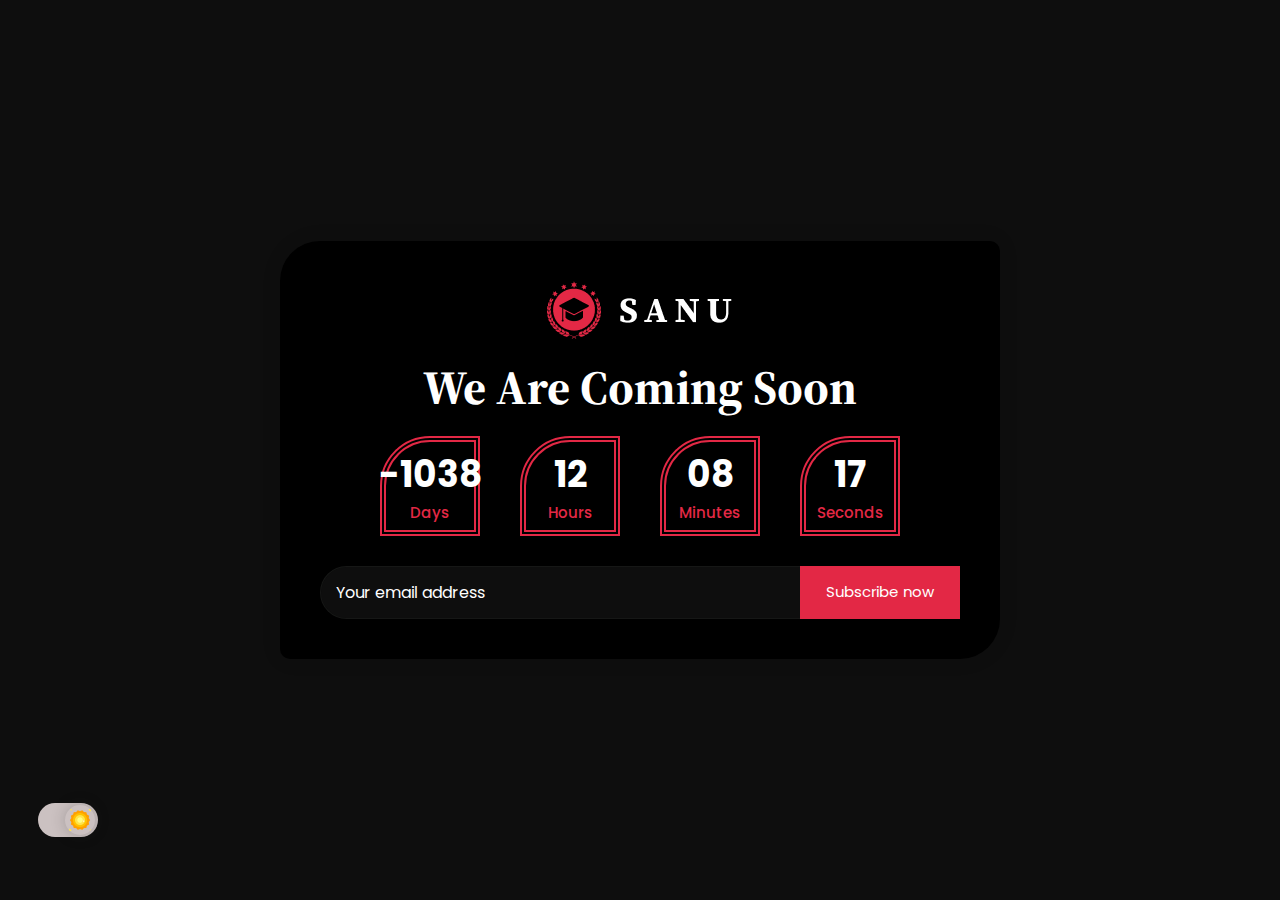
<file: coming-soon.html>
<!DOCTYPE html>
<html lang="zxx">
    <head>
        <meta charset="UTF-8">
        <meta http-equiv="X-UA-Compatible" content="IE=edge">
        <meta name="viewport" content="width=device-width, initial-scale=1.0">

        <!--Bootstrap Css-->
        <link rel="stylesheet" href="assets/css/bootstrap.min.css">
        <!--Meanmenu.css-->
        <link rel="stylesheet" href="assets/css/meanmenu.css">
        <!--Owl carousel-->
        <link rel="stylesheet" href="assets/css/owl.carousel.min.css">
        <!--Owl Theme-->
        <link rel="stylesheet" href="assets/css/owl.theme.default.min.css">
        <!--Magnific-popup-->
        <link rel="stylesheet" href="assets/css/magnific-popup.css">
        <!--Flaticon-->
        <link rel="stylesheet" href="assets/css/flaticon.css">
        <!--Remixicon-->
        <link rel="stylesheet" href="assets/css/remixicon.css">
        <!--Odometer-->
        <link rel="stylesheet" href="assets/css/odometer.min.css">
        <!--Aos css-->
        <link rel="stylesheet" href="assets/css/aos.css">
        <!--Style css-->
        <link rel="stylesheet" href="assets/css/style.css">
        <!--Dark css-->
        <link rel="stylesheet" href="assets/css/dark.css">
        <!--Responsive css-->
        <link rel="stylesheet" href="assets/css/responsive.css">

        <link rel="icon" type="image/png" href="assets/images/favicon.png">
        <title>Sanu - College University HTML Template</title>
    </head>
    <body>
        <!--Start Comming soon-->
        <div class="coming-soon-area">
            <div class="d-table">
                <div class="d-table-cell">
                    <div class="container">
                        <div class="coming-soon">
                            <a href="index.html"><img src="assets/images/white-logo.png" class="main-logo" alt="Images"></a>                  
                            <h1>We Are Coming Soon</h1>
                            <div class="list">
                                <ul id="timer" class="flex-wrap d-flex justify-content-center">
                                    <li id="days" class="align-items-center flex-column d-flex justify-content-center"></li>
                                    <li id="hours" class="align-items-center flex-column d-flex justify-content-center"></li>
                                    <li id="minutes" class="align-items-center flex-column d-flex justify-content-center"></li>
                                    <li id="seconds" class="align-items-center flex-column d-flex justify-content-center"></li>
                                </ul>
                            </div>
                            <form class="newsletter-form " data-toggle="validator">
                                <input type="email" class="form-control" placeholder="Your email address" name="EMAIL" required autocomplete="off">
                    
                                <button class="default-btn active" type="submit">
                                    Subscribe now
                                </button>
                                <div id="validator-newsletter" class="form-result"></div>
                            </form>
                            
                        </div>
                    </div>
                </div>
            </div>
        </div>
        <!--End Comming soon-->
        
        <!-- Jquery js -->
        <script src="assets/js/jquery.min.js"></script>
        <!-- Bootstrap bundle js -->
        <script src="assets/js/bootstrap.bundle.min.js"></script>
        <!-- Meanmenu js -->
        <script src="assets/js/jquery.meanmenu.js"></script>
        <!-- Owl Carosel js -->
        <script src="assets/js/owl.carousel.min.js"></script>
        <!-- Owl Carosel Thumbs js -->
        <script src="assets/js/carousel-thumbs.min.js"></script>
        <!-- Magnific popup js -->
        <script src="assets/js/jquery.magnific-popup.js"></script>
        <!-- Aos js -->
        <script src="assets/js/aos.js"></script>
        <!-- Odometer js -->    
        <script src="assets/js/odometer.min.js"></script>
        <!-- Appear js -->  
        <script src="assets/js/appear.min.js"></script> 
        <!-- Form Validator js -->    
        <script src="assets/js/form-validator.min.js"></script>
        <!-- Contact Form Script js -->    
        <script src="assets/js/contact-form-script.js"></script>
        <!-- Ajaxchimp js -->    
        <script src="assets/js/ajaxchimp.min.js"></script>
        <!--Custom js-->
        <script src="assets/js/custom.js"></script>
    </body>
</html>
</file>
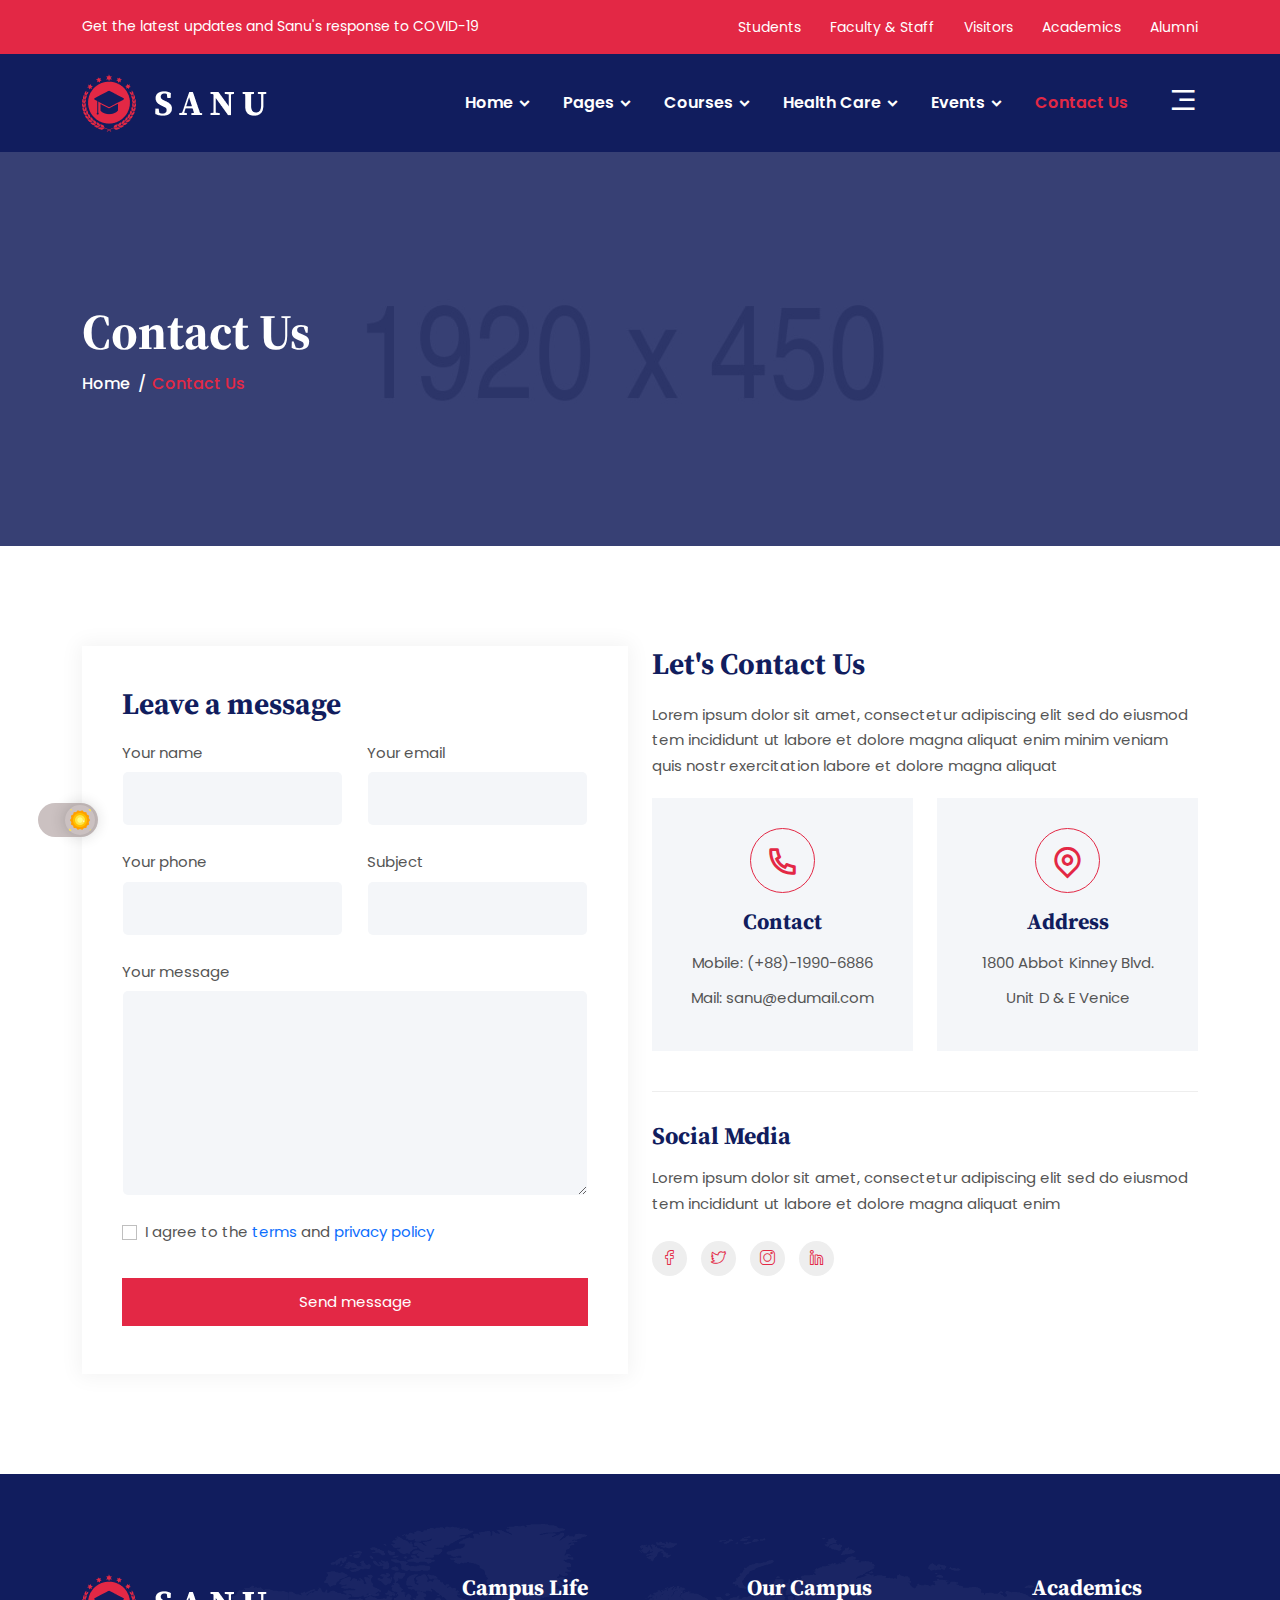
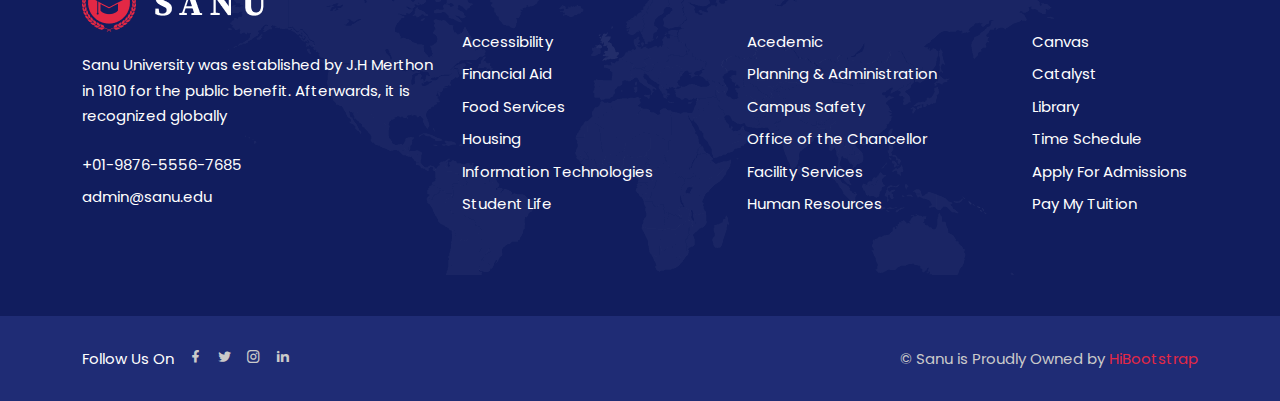
<file: contact-us.html>
<!DOCTYPE html>
<html lang="zxx">
    <head>
        <meta charset="UTF-8">
        <meta http-equiv="X-UA-Compatible" content="IE=edge">
        <meta name="viewport" content="width=device-width, initial-scale=1.0">

        <!--Bootstrap Css-->
        <link rel="stylesheet" href="assets/css/bootstrap.min.css">
        <!--Meanmenu.css-->
        <link rel="stylesheet" href="assets/css/meanmenu.css">
        <!--Owl carousel-->
        <link rel="stylesheet" href="assets/css/owl.carousel.min.css">
        <!--Owl Theme-->
        <link rel="stylesheet" href="assets/css/owl.theme.default.min.css">
        <!--Magnific-popup-->
        <link rel="stylesheet" href="assets/css/magnific-popup.css">
        <!--Flaticon-->
        <link rel="stylesheet" href="assets/css/flaticon.css">
        <!--Remixicon-->
        <link rel="stylesheet" href="assets/css/remixicon.css">
        <!--Odometer-->
        <link rel="stylesheet" href="assets/css/odometer.min.css">
        <!--Aos css-->
        <link rel="stylesheet" href="assets/css/aos.css">
        <!--Style css-->
        <link rel="stylesheet" href="assets/css/style.css">
        <!--Dark css-->
        <link rel="stylesheet" href="assets/css/dark.css">
        <!--Responsive css-->
        <link rel="stylesheet" href="assets/css/responsive.css">

        <link rel="icon" type="image/png" href="assets/images/favicon.png">
        <title>Sanu - College University HTML Template</title>
    </head>
    <body>
        <!-- Start Preloader Area -->
        <div class="preloader-area">
            <div class="spinner">
                <div class="inner">
                    <div class="disc"></div>
                    <div class="disc"></div>
                    <div class="disc"></div>
                </div>
            </div>
        </div>
        <!-- End Preloader Area -->

        <!--Strat Top Header Area-->
        <div class="top-header-area">
            <div class="container">
                <div class="row align-items-center">
                    <div class="col-lg-6 col-md-6">
                        <div class="header-left-content">
                            <p>Get the latest updates and Sanu's response to COVID-19</p>
                        </div>
                    </div>
                    <div class="col-lg-6 col-md-6">                                        
                        <div class="header-right-content">
                            <div class="list">
                                <ul>
                                    <li><a href="graduate-admission.html">Students</a></li>
                                    <li><a href="campus-life.html">Faculty & Staff</a></li>
                                    <li><a href="admission.html">Visitors</a></li>
                                    <li><a href="academics.html">Academics</a></li>
                                    <li><a href="alumni.html">Alumni</a></li>
                                </ul>
                            </div>
                        </div>
                    </div>
                </div>
            </div>
        </div>
        <!--End Top Header Area-->

        <!-- Start Navbar Area --> 
        <div class="navbar-area nav-bg-1">
            <div class="mobile-responsive-nav">
                <div class="container">
                    <div class="mobile-responsive-menu">
                        <div class="logo">
                            <a href="index.html">
                                <img src="assets/images/logo.png" class="main-logo" lt="logo">
                                <img src="assets/images/white-logo.png" class="white-logo" alt="logo">
                            </a>
                        </div>
                    </div>
                </div>
            </div>

            <div class="desktop-nav">
                <div class="container">
                    <nav class="navbar navbar-expand-md navbar-light">
                        <a class="navbar-brand" href="index.html">
                            <img src="assets/images/white-logo.png" alt="logo">
                        </a>
                        <div class="collapse navbar-collapse mean-menu" id="navbarSupportedContent">
                            <ul class="navbar-nav ms-auto">
                                <li class="nav-item">
                                    <a href="#" class="nav-link dropdown-toggle">
                                        Home            
                                    </a>
                                    <ul class="dropdown-menu">
                                        <li class="nav-item">
                                            <a href="index.html" class="nav-link">Home One</a>
                                        </li>
                                        <li class="nav-item">
                                            <a href="index-2.html" class="nav-link">Home Two</a>
                                        </li>
                                        <li class="nav-item">
                                            <a href="index-3.html" class="nav-link">Home Three</a>
                                        </li>
                                    </ul>
                                </li>

                                <li class="nav-item">
                                    <a href="#" class="nav-link dropdown-toggle">
                                        Pages 
                                    </a>

                                    <ul class="dropdown-menu">
                                        <li class="nav-item">
                                            <a href="graduate-admission.html" class="nav-link">Graduate Admission</a>
                                        </li>
                                        <li class="nav-item">
                                            <a href="campus-life.html" class="nav-link">Campus Life</a>
                                        </li>

                                        

                                        <li class="nav-item">
                                            <a href="alumni.html" class="nav-link">Alumni</a>
                                        </li>

                                        <li class="nav-item">
                                            <a href="#" class="nav-link dropdown-toggle">
                                                Academics 
                                            </a>
        
                                            <ul class="dropdown-menu">
                                                <li class="nav-item">
                                                    <a href="academics.html" class="nav-link">Academics</a>
                                                </li>
        
                                                <li class="nav-item">
                                                    <a href="academics-details.html" class="nav-link">Academics Details</a>
                                                </li>
                                            </ul>
                                        </li>

                                        <li class="nav-item">
                                            <a href="#" class="nav-link dropdown-toggle">
                                                Latest News 
                                            </a>
        
                                            <ul class="dropdown-menu">
                                                <li class="nav-item">
                                                    <a href="latest-news.html" class="nav-link">Our Latest News</a>
                                                </li>
        
                                                <li class="nav-item">
                                                    <a href="news-details.html" class="nav-link">News Details</a>
                                                </li>
                                            </ul>
                                        </li>
                                        
                                        <li class="nav-item">
                                            <a href="faq.html" class="nav-link">FAQ</a>
                                        </li>
                                        <li class="nav-item">
                                            <a href="#" class="nav-link dropdown-toggle">
                                                Users 
                                            </a>
        
                                            <ul class="dropdown-menu">
                                                <li class="nav-item">
                                                    <a href="login.html" class="nav-link">Login</a>
                                                </li>
        
                                                <li class="nav-item">
                                                    <a href="register.html" class="nav-link">Register</a>
                                                </li>

                                                <li class="nav-item">
                                                    <a href="recover-password.html" class="nav-link">Recover Password</a>
                                                </li>
                                            </ul>
                                        </li>
                                        <li class="nav-item">
                                            <a href="privacy-policy.html" class="nav-link">Privacy Policy</a>
                                        </li>

                                        <li class="nav-item">
                                            <a href="terms-conditions.html" class="nav-link">Terms And Conditions</a>
                                        </li>

                                        <li class="nav-item">
                                            <a href="coming-soon.html" class="nav-link">Coming Soon</a>
                                        </li>
                                        
                                        <li class="nav-item">
                                            <a href="404.html" class="nav-link">404 Page</a>
                                        </li>
                                    </ul>
                                </li>

                                <li class="nav-item">
                                    <a href="#" class="nav-link dropdown-toggle">
                                        Courses            
                                    </a>

                                    <ul class="dropdown-menu">
                                        <li class="nav-item">
                                            <a href="courses.html" class="nav-link">Courses</a>
                                        </li>
                                        <li class="nav-item">
                                            <a href="courses-details.html" class="nav-link">Courses Details</a>
                                        </li>                 
                                    </ul>
                                </li>

                                <li class="nav-item">
                                    <a href="#" class="nav-link dropdown-toggle">
                                        Health Care  
                                    </a>

                                    <ul class="dropdown-menu">
                                        <li class="nav-item">
                                            <a href="health-care.html" class="nav-link">Health Care</a>
                                        </li>

                                        <li class="nav-item">
                                            <a href="health-care-details.html" class="nav-link">Health Care Details</a>
                                        </li>
                                    </ul>
                                </li>

                                <li class="nav-item">
                                    <a href="#" class="nav-link dropdown-toggle">
                                        Events   
                                    </a>

                                    <ul class="dropdown-menu">
                                        <li class="nav-item">
                                            <a href="events.html" class="nav-link">Events</a>
                                        </li>

                                        <li class="nav-item">
                                            <a href="events-details.html" class="nav-link">Events Details</a>
                                        </li>
                                    </ul>
                                </li>

                                <li class="nav-item">
                                    <a href="contact-us.html" class="nav-link active">Contact Us</a>
                                </li>
                            </ul>

                            <div class="others-options">
                                <div class="icon">
                                    <i class="ri-menu-3-fill" data-bs-toggle="modal" data-bs-target="#sidebarModal"></i>
                                </div>
                            </div>
                        </div>
                    </nav>
                </div>
            </div>

            <div class="others-option-for-responsive">
                <div class="container">
                    <div class="dot-menu">
                        <div class="inner">
                            <div class="icon">
                                <i class="ri-menu-3-fill" data-bs-toggle="modal" data-bs-target="#sidebarModal"></i>
                            </div>
                        </div>
                    </div>
                </div>
            </div>
        </div>
        <!-- End Navbar Area -->

        <!-- Sidebar Modal -->
        <div class="sidebarModal modal right fade" id="sidebarModal" tabindex="-1" role="dialog">
            <div class="modal-dialog" role="document">
                <div class="modal-content">
                    <button type="button" class="close" data-bs-dismiss="modal"><i class="ri-close-line"></i></button>

                    <div class="modal-body">
                        <a href="index.html">
                            <img src="assets/images/logo.png" class="main-logo" alt="logo">
                            <img src="assets/images/white-logo.png" class="white-logo" alt="logo">
                        </a>
                        <div class="sidebar-content">
                            <h3>About Us</h3>
                            <p>Lorem ipsum dolor sit amet consectetur adipiscing elit sed do eiusmod tempor incididunt ut labore et dolore magna aliqua.</p>

                            <div class="sidebar-btn">
                                <a href="contact.html" class="default-btn">Let’s Talk</a>
                            </div>
                        </div>
                        <div class="sidebar-contact-info">
                            <h3>Contact Information</h3>

                            <ul class="info-list">
                                <li><i class="ri-phone-fill"></i> <a href="tel:9901234567">+990-123-4567</a></li>
                                
                                <li><i class="ri-mail-line"></i><a href="mailto:hello@sanu.com">hello@sanu.com</a></li>

                                <li><i class="ri-map-pin-line"></i> 413 North Las Vegas, NV 89032</li>
                            </ul>
                        </div>
                        <ul class="sidebar-social-list">
                            <li>
                                <a href="https://www.facebook.com" target="_blank"><i class="flaticon-facebook"></i></a>
                            </li>
                            <li>
                                <a href="https://www.twitter.com" target="_blank"><i class="flaticon-twitter"></i></a>
                            </li>
                            <li>
                                <a href="https://linkedin.com/?lang=en" target="_blank"><i class="flaticon-linkedin"></i></a>
                            </li>
                            <li>
                                <a href="https://instagram.com/?lang=en" target="_blank"><i class="flaticon-instagram"></i></a>
                            </li>
                        </ul>
                        <div class="contact-form">
                            <h3>Ready to Get Started?</h3>

                            <form>
                                <div class="row">
                                    <div class="col-lg-12 col-md-6 mb-3">
                                        <div class="form-group mb-20">
                                            <input type="text" name="name" class="form-control" placeholder="Your name">
                                        </div>
                                    </div>

                                    <div class="col-lg-12 col-md-6 mb-3">
                                        <div class="form-group">
                                            <input type="email" name="email" class="form-control" placeholder="Your email address">
                                        </div>
                                    </div>

                                    <div class="col-lg-12 col-md-12 mb-3">
                                        <div class="form-group">
                                            <input type="text" name="phone_number" class="form-control" placeholder="Your phone number">
                                        </div>
                                    </div>

                                    <div class="col-lg-12 col-md-12 mb-3">
                                        <div class="form-group">
                                            <textarea name="message" class="form-control" cols="30" rows="6" placeholder="Write your message..."></textarea>
                                        </div>
                                    </div>

                                    <div class="col-lg-12 col-md-12">
                                        <button type="submit" class="default-btn">Send Message<span></span></button>
                                        <div class="h3 text-center hidden"></div>
                                        <div class="clearfix"></div>
                                    </div>
                                </div>
                            </form>
                        </div>
                    </div>
                </div>
            </div>
        </div>
        <!-- End Sidebar Modal -->

        <!--Start Page Banner-->
        <div class="page-banner-area bg-2">
            <div class="container">
                <div class="page-banner-content">
                    <h1>Contact Us</h1>
                    <ul>
                        <li><a href="index.html">Home</a></li>
                        <li>Contact Us</li>
                    </ul>
                </div>
            </div>
        </div>
        <!--End Page Banner-->

        <!--Start Contact Us Area-->
        <div class="contact-us-area pt-100 pb-70">
            <div class="container">
                <div class="row">
                    <div class="col-lg-6">
                        <div class="contacts-form">
                            <h3>Leave a message</h3>
                            <form id="contactForm">
                                <div class="row">
                                    <div class="col-lg-6 col-sm-6">
                                        <div class="form-group">
                                            <label>Your name</label>
                                            <input type="text" name="name" id="name" class="form-control" required data-error="Please enter your name">
                                            <div class="help-block with-errors"></div>
                                        </div>
                                    </div>
                    
                                    <div class="col-lg-6 col-sm-6">
                                        <div class="form-group">
                                            <label>Your email</label>
                                            <input type="email" name="email" id="email" class="form-control" required data-error="Please enter your email">
                                            <div class="help-block with-errors"></div>
                                        </div>
                                    </div>
                    
                                    <div class="col-lg-6 col-sm-6">
                                        <div class="form-group">
                                            <label>Your phone</label>
                                            <input type="text" name="phone_number" id="phone_number" required data-error="Please enter your number" class="form-control">
                                            <div class="help-block with-errors"></div>
                                        </div>
                                    </div>
                    
                                    <div class="col-lg-6 col-sm-6">
                                        <div class="form-group">
                                            <label>Subject</label>
                                            <input type="text" name="msg_subject" id="msg_subject" class="form-control" required data-error="Please enter your subject">
                                            <div class="help-block with-errors"></div>
                                        </div>
                                    </div>
                    
                                    <div class="col-12">
                                        <div class="form-group">
                                            <label>Your message</label>
                                            <textarea name="message" class="form-control" id="message" cols="30" rows="8" required data-error="Write your message"></textarea>
                                            <div class="help-block with-errors"></div>
                                        </div>
                                    </div>

                                    <div class="form-group">
                                        <div class="form-check">
                                            <input
                                                name="gridCheck"
                                                value="I agree to the terms and privacy policy."
                                                class="form-check-input"
                                                type="checkbox"
                                                id="gridCheck"
                                                required
                                            >
                                            <label class="form-check-label" for="gridCheck">
                                                I agree to the <a href="terms-conditions.html">terms</a> and <a href="privacy-policy.html">privacy policy</a>
                                            </label>
                                            <div class="help-block with-errors gridCheck-error"></div>
                                        </div>
                                    </div>
                    
                                    <div class="col-lg-12 col-md-12">
                                        <button type="submit" class="default-btn">
                                            <span>Send message</span>
                                        </button>
                                        <div id="msgSubmit" class="h3 text-center hidden"></div>
                                        <div class="clearfix"></div>
                                    </div>
                                </div>
                            </form>
                        </div>
                    </div>
                    <div class="col-lg-6">
                        <div class="contact-and-address">
                            <h2>Let's Contact Us</h2>
                            <p>Lorem ipsum dolor sit amet, consectetur adipiscing elit sed do eiusmod tem incididunt ut labore et dolore magna aliquat enim minim veniam quis nostr exercitation labore et dolore magna aliquat </p>
                            <div class="contact-and-address-content">
                                <div class="row">
                                    <div class="col-lg-6 col-md-6">
                                        <div class="contact-card">
                                            <div class="icon">
                                                <i class="ri-phone-line"></i>
                                            </div>
                                            <h4>Contact</h4>
                                            <p>Mobile: <a href="tel:+8819906886">(+88)-1990-6886</a></p>
                                            <p>Mail: <a href="mailto:contact@edumall.com">sanu@edumail.com</a></p>
                                        </div>
                                    </div>
                                    <div class="col-lg-6 col-md-6">
                                        <div class="contact-card">
                                            <div class="icon">
                                                <i class="ri-map-pin-line"></i>
                                            </div>
                                            <h4>Address</h4>
                                            <p>1800 Abbot Kinney Blvd.</p>
                                            <p>Unit D & E Venice</p>
                                        </div>
                                    </div>
                                </div>
                            </div>

                            <div class="social-media">
                                <h3>Social Media</h3>
                                <p>Lorem ipsum dolor sit amet, consectetur adipiscing elit sed do eiusmod tem incididunt ut labore et dolore magna aliquat enim</p>
                                <ul>
                                    <li>
                                        <a href="https://www.facebook.com" target="_blank"><i class="flaticon-facebook"></i></a>
                                    </li>
                                    <li>
                                        <a href="https://www.twitter.com" target="_blank"><i class="flaticon-twitter"></i></a>
                                    </li>
                                    <li>
                                        <a href="https://instagram.com/?lang=en" target="_blank"><i class="flaticon-instagram"></i></a>
                                    </li>
                                    <li>
                                        <a href="https://linkedin.com/?lang=en" target="_blank"><i class="flaticon-linkedin"></i></a>
                                    </li>
                                </ul>
                            </div>
                        </div>
                    </div>
                </div>
            </div>
        </div>
        <!--End Contact Us Area-->

        <!--Start Footer Area-->
        <div class="footer-area pt-100 pb-70">
            <div class="container">
                <div class="row">
                    <div class="col-lg-4 col-sm-6">
                        <div class="footer-logo-area">
                            <a href="index.html"><img src="assets/images/white-logo.png" alt="Image"></a>
                            <p>Sanu University was established by J.H Merthon in 1810 for the public benefit. Afterwards, it is recognized globally</p>
                            <div class="contact-list">
                                <ul>
                                    <li><a href="tel:+01987655567685">+01-9876-5556-7685
                                    </a></li>
                                    <li><a href="mailto:admin@sanu.edu">admin@sanu.edu</a></li>
                                </ul>
                            </div>
                        </div>
                    </div>
                    <div class="col-lg-3 col-sm-6">
                        <div class="footer-widjet">
                            <h3>Campus Life</h3>
                            <div class="list">
                                <ul>
                                    <li><a href="campus-life.html">Accessibility</a></li>
                                    <li><a href="campus-life.html">Financial Aid</a></li>
                                    <li><a href="campus-life.html">Food Services</a></li>
                                    <li><a href="campus-life.html">Housing</a></li>
                                    <li><a href="campus-life.html">Information Technologies</a></li>
                                    <li><a href="campus-life.html">Student Life</a></li>
                                </ul>
                            </div>
                        </div>
                    </div>
                    <div class="col-lg-3 col-sm-6">
                        <div class="footer-widjet">
                            <h3>Our Campus</h3>
                            <div class="list">
                                <ul>
                                    <li><a href="campus-life.html">Acedemic</a></li>
                                    <li><a href="campus-life.html">Planning & Administration</a></li>
                                    <li><a href="campus-life.html">Campus Safety</a></li>
                                    <li><a href="campus-life.html">Office of the Chancellor</a></li>
                                    <li><a href="campus-life.html">Facility Services</a></li>
                                    <li><a href="campus-life.html">Human Resources</a></li>
                                </ul>
                            </div>
                        </div>
                    </div>
                    <div class="col-lg-2 col-sm-6">
                        <div class="footer-widjet">
                            <h3>Academics</h3>
                            <div class="list">
                                <ul>
                                    <li><a href="academics.html">Canvas</a></li>
                                    <li><a href="academics.html">Catalyst</a></li>
                                    <li><a href="academics.html">Library</a></li>
                                    <li><a href="academics.html">Time Schedule</a></li>
                                    <li><a href="academics.html">Apply For Admissions</a></li>
                                    <li><a href="academics.html">Pay My Tuition</a></li>
                                </ul>
                            </div>
                        </div>
                    </div>
                </div>
                <div class="shape">
                    <img src="assets/images/shape-1.png" alt="Image">
                </div>
            </div>
        </div>
        <!--End Footer Area-->

        <!--Start Copyright Area-->
        <div class="copyright-area">
            <div class="container">
                <div class="copyright">
                    <div class="row">
                        <div class="col-lg-6 col-md-4">
                            <div class="social-content">
                                <ul>
                                    <li><span>Follow Us On</span></li>
                                    <li>
                                        <a href="https://www.facebook.com" target="_blank"><i class="ri-facebook-fill"></i></a>
                                    </li>
                                    <li>
                                        <a href="https://www.twitter.com" target="_blank"><i class="ri-twitter-fill"></i></a>
                                    </li>
                                    <li>
                                        <a href="https://instagram.com/?lang=en" target="_blank"><i class="ri-instagram-line"></i></a>
                                    </li>
                                    <li>
                                        <a href="https://linkedin.com/?lang=en" target="_blank"><i class="ri-linkedin-fill"></i></a>
                                    </li>
                                </ul>
                            </div>
                        </div>
                        <div class="col-lg-6 col-md-8">
                            <div class="copy">
                                <p>© Sanu is Proudly Owned by <a href="https://hibootstrap.com/" target="_blank">HiBootstrap</a></p>
                            </div>
                        </div>
                    </div>
                </div>
            </div>
        </div>
        <!--End Copyright Area-->

        <!-- Start Go Top Area -->
        <div class="go-top">
            <i class="ri-arrow-up-s-line"></i>
            <i class="ri-arrow-up-s-line"></i>
        </div>
        <!-- End Go Top Area -->
        
        <!-- Jquery js -->
        <script src="assets/js/jquery.min.js"></script>
        <!-- Bootstrap bundle js -->
        <script src="assets/js/bootstrap.bundle.min.js"></script>
        <!-- Meanmenu js -->
        <script src="assets/js/jquery.meanmenu.js"></script>
        <!-- Owl Carosel js -->
        <script src="assets/js/owl.carousel.min.js"></script>
        <!-- Owl Carosel Thumbs js -->
        <script src="assets/js/carousel-thumbs.min.js"></script>
        <!-- Magnific popup js -->
        <script src="assets/js/jquery.magnific-popup.js"></script>
        <!-- Aos js -->
        <script src="assets/js/aos.js"></script>
        <!-- Odometer js -->    
        <script src="assets/js/odometer.min.js"></script>
        <!-- Appear js -->  
        <script src="assets/js/appear.min.js"></script> 
        <!-- Form Validator js -->    
        <script src="assets/js/form-validator.min.js"></script>
        <!-- Contact Form Script js -->    
        <script src="assets/js/contact-form-script.js"></script>
        <!-- Ajaxchimp js -->    
        <script src="assets/js/ajaxchimp.min.js"></script>
        <!--Custom js-->
        <script src="assets/js/custom.js"></script>
    </body>
</html>
</file>
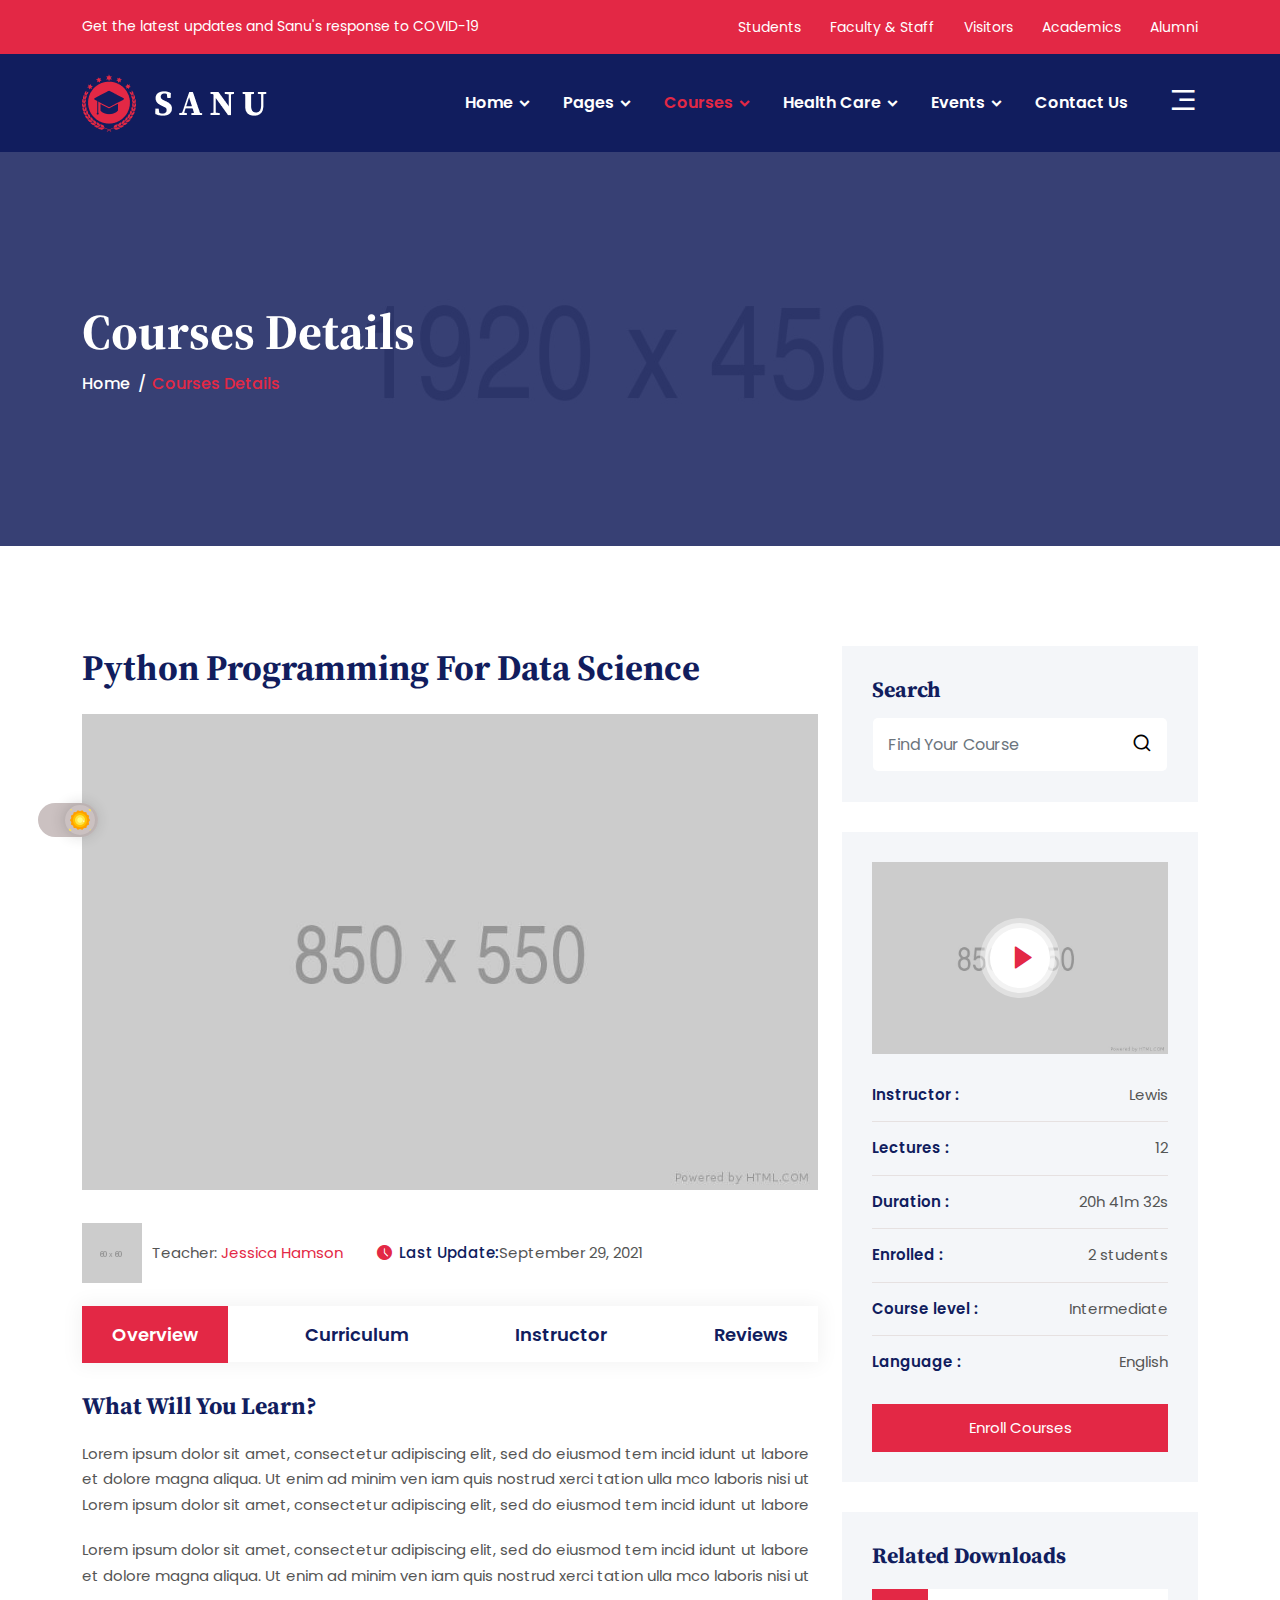
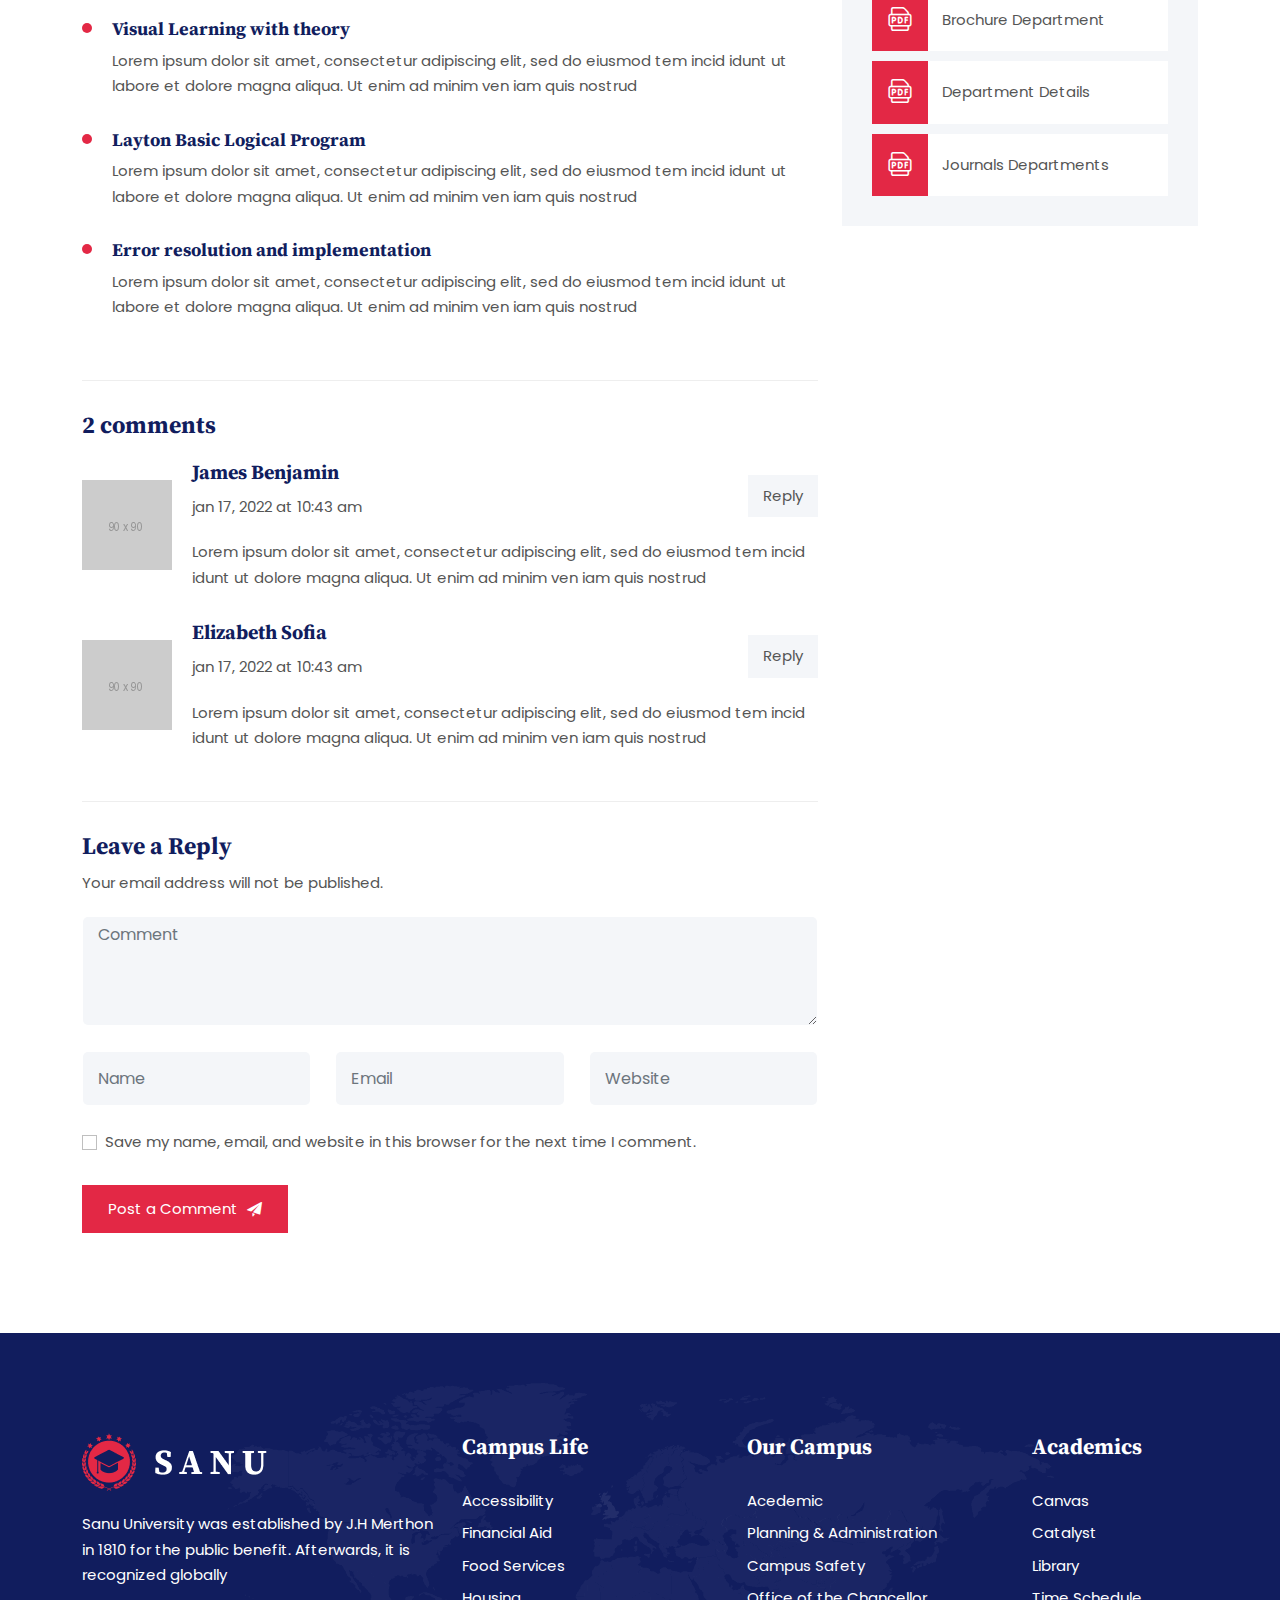
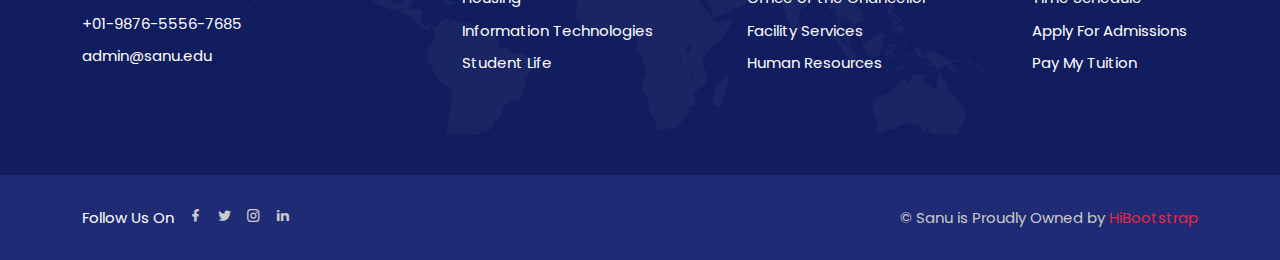
<file: courses-details.html>
<!DOCTYPE html>
<html lang="zxx">
    <head>
        <meta charset="UTF-8">
        <meta http-equiv="X-UA-Compatible" content="IE=edge">
        <meta name="viewport" content="width=device-width, initial-scale=1.0">

        <!--Bootstrap Css-->
        <link rel="stylesheet" href="assets/css/bootstrap.min.css">
        <!--Meanmenu.css-->
        <link rel="stylesheet" href="assets/css/meanmenu.css">
        <!--Owl carousel-->
        <link rel="stylesheet" href="assets/css/owl.carousel.min.css">
        <!--Owl Theme-->
        <link rel="stylesheet" href="assets/css/owl.theme.default.min.css">
        <!--Magnific-popup-->
        <link rel="stylesheet" href="assets/css/magnific-popup.css">
        <!--Flaticon-->
        <link rel="stylesheet" href="assets/css/flaticon.css">
        <!--Remixicon-->
        <link rel="stylesheet" href="assets/css/remixicon.css">
        <!--Odometer-->
        <link rel="stylesheet" href="assets/css/odometer.min.css">
        <!--Aos css-->
        <link rel="stylesheet" href="assets/css/aos.css">
        <!--Style css-->
        <link rel="stylesheet" href="assets/css/style.css">
        <!--Dark css-->
        <link rel="stylesheet" href="assets/css/dark.css">
        <!--Responsive css-->
        <link rel="stylesheet" href="assets/css/responsive.css">

        <link rel="icon" type="image/png" href="assets/images/favicon.png">
        <title>Sanu - College University HTML Template</title>
    </head>
    <body>
        <!-- Start Preloader Area -->
        <div class="preloader-area">
            <div class="spinner">
                <div class="inner">
                    <div class="disc"></div>
                    <div class="disc"></div>
                    <div class="disc"></div>
                </div>
            </div>
        </div>
        <!-- End Preloader Area -->

        <!--Strat Top Header Area-->
        <div class="top-header-area">
            <div class="container">
                <div class="row align-items-center">
                    <div class="col-lg-6 col-md-6">
                        <div class="header-left-content">
                            <p>Get the latest updates and Sanu's response to COVID-19</p>
                        </div>
                    </div>
                    <div class="col-lg-6 col-md-6">                                        
                        <div class="header-right-content">
                            <div class="list">
                                <ul>
                                    <li><a href="graduate-admission.html">Students</a></li>
                                    <li><a href="campus-life.html">Faculty & Staff</a></li>
                                    <li><a href="admission.html">Visitors</a></li>
                                    <li><a href="academics.html">Academics</a></li>
                                    <li><a href="alumni.html">Alumni</a></li>
                                </ul>
                            </div>
                        </div>
                    </div>
                </div>
            </div>
        </div>
        <!--End Top Header Area-->

        <!-- Start Navbar Area --> 
        <div class="navbar-area nav-bg-1">
            <div class="mobile-responsive-nav">
                <div class="container">
                    <div class="mobile-responsive-menu">
                        <div class="logo">
                            <a href="index.html">
                                <img src="assets/images/logo.png" class="main-logo" lt="logo">
                                <img src="assets/images/white-logo.png" class="white-logo" alt="logo">
                            </a>
                        </div>
                    </div>
                </div>
            </div>

            <div class="desktop-nav">
                <div class="container">
                    <nav class="navbar navbar-expand-md navbar-light">
                        <a class="navbar-brand" href="index.html">
                            <img src="assets/images/white-logo.png" alt="logo">
                        </a>
                        <div class="collapse navbar-collapse mean-menu" id="navbarSupportedContent">
                            <ul class="navbar-nav ms-auto">
                                <li class="nav-item">
                                    <a href="#" class="nav-link dropdown-toggle">
                                        Home            
                                    </a>
                                    <ul class="dropdown-menu">
                                        <li class="nav-item">
                                            <a href="index.html" class="nav-link">Home One</a>
                                        </li>
                                        <li class="nav-item">
                                            <a href="index-2.html" class="nav-link">Home Two</a>
                                        </li>
                                        <li class="nav-item">
                                            <a href="index-3.html" class="nav-link">Home Three</a>
                                        </li>
                                    </ul>
                                </li>

                                <li class="nav-item">
                                    <a href="#" class="nav-link dropdown-toggle">
                                        Pages 
                                    </a>

                                    <ul class="dropdown-menu">
                                        <li class="nav-item">
                                            <a href="graduate-admission.html" class="nav-link">Graduate Admission</a>
                                        </li>
                                        <li class="nav-item">
                                            <a href="campus-life.html" class="nav-link">Campus Life</a>
                                        </li>

                                        

                                        <li class="nav-item">
                                            <a href="alumni.html" class="nav-link">Alumni</a>
                                        </li>

                                        <li class="nav-item">
                                            <a href="#" class="nav-link dropdown-toggle active">
                                                Academics 
                                            </a>
        
                                            <ul class="dropdown-menu">
                                                <li class="nav-item">
                                                    <a href="academics.html" class="nav-link">Academics</a>
                                                </li>
        
                                                <li class="nav-item">
                                                    <a href="academics-details.html" class="nav-link">Academics Details</a>
                                                </li>
                                            </ul>
                                        </li>

                                        <li class="nav-item">
                                            <a href="#" class="nav-link dropdown-toggle">
                                                Latest News 
                                            </a>
        
                                            <ul class="dropdown-menu">
                                                <li class="nav-item">
                                                    <a href="latest-news.html" class="nav-link">Our Latest News</a>
                                                </li>
        
                                                <li class="nav-item">
                                                    <a href="news-details.html" class="nav-link">News Details</a>
                                                </li>
                                            </ul>
                                        </li>
                                        
                                        <li class="nav-item">
                                            <a href="faq.html" class="nav-link">FAQ</a>
                                        </li>
                                        <li class="nav-item">
                                            <a href="#" class="nav-link dropdown-toggle">
                                                Users 
                                            </a>
        
                                            <ul class="dropdown-menu">
                                                <li class="nav-item">
                                                    <a href="login.html" class="nav-link">Login</a>
                                                </li>
        
                                                <li class="nav-item">
                                                    <a href="register.html" class="nav-link">Register</a>
                                                </li>

                                                <li class="nav-item">
                                                    <a href="recover-password.html" class="nav-link">Recover Password</a>
                                                </li>
                                            </ul>
                                        </li>
                                        <li class="nav-item">
                                            <a href="privacy-policy.html" class="nav-link">Privacy Policy</a>
                                        </li>

                                        <li class="nav-item">
                                            <a href="terms-conditions.html" class="nav-link">Terms And Conditions</a>
                                        </li>

                                        <li class="nav-item">
                                            <a href="coming-soon.html" class="nav-link">Coming Soon</a>
                                        </li>
                                        
                                        <li class="nav-item">
                                            <a href="404.html" class="nav-link">404 Page</a>
                                        </li>
                                    </ul>
                                </li>

                                <li class="nav-item">
                                    <a href="#" class="nav-link dropdown-toggle active">
                                        Courses            
                                    </a>

                                    <ul class="dropdown-menu">
                                        <li class="nav-item">
                                            <a href="courses.html" class="nav-link">Courses</a>
                                        </li>
                                        <li class="nav-item">
                                            <a href="courses-details.html" class="nav-link active">Courses Details</a>
                                        </li>                 
                                    </ul>
                                </li>

                                <li class="nav-item">
                                    <a href="#" class="nav-link dropdown-toggle">
                                        Health Care  
                                    </a>

                                    <ul class="dropdown-menu">
                                        <li class="nav-item">
                                            <a href="health-care.html" class="nav-link">Health Care</a>
                                        </li>

                                        <li class="nav-item">
                                            <a href="health-care-details.html" class="nav-link">Health Care Details</a>
                                        </li>
                                    </ul>
                                </li>

                                <li class="nav-item">
                                    <a href="#" class="nav-link dropdown-toggle">
                                        Events   
                                    </a>

                                    <ul class="dropdown-menu">
                                        <li class="nav-item">
                                            <a href="events.html" class="nav-link">Events</a>
                                        </li>

                                        <li class="nav-item">
                                            <a href="events-details.html" class="nav-link">Events Details</a>
                                        </li>
                                    </ul>
                                </li>

                                <li class="nav-item">
                                    <a href="contact-us.html" class="nav-link">Contact Us</a>
                                </li>
                            </ul>

                            <div class="others-options">
                                <div class="icon">
                                    <i class="ri-menu-3-fill" data-bs-toggle="modal" data-bs-target="#sidebarModal"></i>
                                </div>
                            </div>
                        </div>
                    </nav>
                </div>
            </div>

            <div class="others-option-for-responsive">
                <div class="container">
                    <div class="dot-menu">
                        <div class="inner">
                            <div class="icon">
                                <i class="ri-menu-3-fill" data-bs-toggle="modal" data-bs-target="#sidebarModal"></i>
                            </div>
                        </div>
                    </div>
                </div>
            </div>
        </div>
        <!-- End Navbar Area -->

        <!-- Sidebar Modal -->
        <div class="sidebarModal modal right fade" id="sidebarModal" tabindex="-1" role="dialog">
            <div class="modal-dialog" role="document">
                <div class="modal-content">
                    <button type="button" class="close" data-bs-dismiss="modal"><i class="ri-close-line"></i></button>

                    <div class="modal-body">
                        <a href="index.html">
                            <img src="assets/images/logo.png" class="main-logo" alt="logo">
                            <img src="assets/images/white-logo.png" class="white-logo" alt="logo">
                        </a>
                        <div class="sidebar-content">
                            <h3>About Us</h3>
                            <p>Lorem ipsum dolor sit amet consectetur adipiscing elit sed do eiusmod tempor incididunt ut labore et dolore magna aliqua.</p>

                            <div class="sidebar-btn">
                                <a href="contact.html" class="default-btn">Let’s Talk</a>
                            </div>
                        </div>
                        <div class="sidebar-contact-info">
                            <h3>Contact Information</h3>

                            <ul class="info-list">
                                <li><i class="ri-phone-fill"></i> <a href="tel:9901234567">+990-123-4567</a></li>
                                
                                <li><i class="ri-mail-line"></i><a href="mailto:hello@sanu.com">hello@sanu.com</a></li>

                                <li><i class="ri-map-pin-line"></i> 413 North Las Vegas, NV 89032</li>
                            </ul>
                        </div>
                        <ul class="sidebar-social-list">
                            <li>
                                <a href="https://www.facebook.com" target="_blank"><i class="flaticon-facebook"></i></a>
                            </li>
                            <li>
                                <a href="https://www.twitter.com" target="_blank"><i class="flaticon-twitter"></i></a>
                            </li>
                            <li>
                                <a href="https://linkedin.com/?lang=en" target="_blank"><i class="flaticon-linkedin"></i></a>
                            </li>
                            <li>
                                <a href="https://instagram.com/?lang=en" target="_blank"><i class="flaticon-instagram"></i></a>
                            </li>
                        </ul>
                        <div class="contact-form">
                            <h3>Ready to Get Started?</h3>

                            <form id="contactForm">
                                <div class="row">
                                    <div class="col-lg-12 col-md-6">
                                        <div class="form-group">
                                            <input type="text" name="name" class="form-control" required data-error="Please enter your name" placeholder="Your name">
                                            <div class="help-block with-errors"></div>
                                        </div>
                                    </div>

                                    <div class="col-lg-12 col-md-6">
                                        <div class="form-group">
                                            <input type="email" name="email" class="form-control" required data-error="Please enter your email" placeholder="Your email address">
                                            <div class="help-block with-errors"></div>
                                        </div>
                                    </div>

                                    <div class="col-lg-12 col-md-12">
                                        <div class="form-group">
                                            <input type="text" name="phone_number" class="form-control" required data-error="Please enter your phone number" placeholder="Your phone number">
                                            <div class="help-block with-errors"></div>
                                        </div>
                                    </div>

                                    <div class="col-lg-12 col-md-12">
                                        <div class="form-group">
                                            <textarea name="message" class="form-control" cols="30" rows="6" required data-error="Please enter your message" placeholder="Write your message..."></textarea>
                                            <div class="help-block with-errors"></div>
                                        </div>
                                    </div>

                                    <div class="col-lg-12 col-md-12">
                                        <button type="submit" class="default-btn">Send Message<span></span></button>
                                        <div id="msgSubmit" class="h3 text-center hidden"></div>
                                        <div class="clearfix"></div>
                                    </div>
                                </div>
                            </form>
                        </div>
                    </div>
                </div>
            </div>
        </div>
        <!-- End Sidebar Modal -->

        <!--Start Page Banner-->
        <div class="page-banner-area bg-1">
            <div class="container">
                <div class="page-banner-content">
                    <h1>Courses Details</h1>
                    <ul>
                        <li><a href="index.html">Home</a></li>
                        <li>Courses Details</li>
                    </ul>
                </div>
            </div>
        </div>
        <!--End Page Banner-->

        <!--Strat Courses Details Area-->
        <div class="courses-details-area pt-100 pb-70">
            <div class="container">
                <div class="row">
                    <div class="col-lg-8">
                        <div class="courses-details">
                            <div class="courses-card">
                                <h2>Python Programming For Data Science</h2>
                                <div class="img">
                                    <img src="assets/images/courses/courses-4.jpg" alt="Image">
                                </div>
                                <div class="list">
                                    <ul>
                                        <li>
                                            <div class="teacher">
                                                <img src="assets/images/courses/admin-1.jpg" alt="Image">
                                                <p>Teacher: <a href="#">Jessica Hamson</a></p>
                                            </div>
                                        </li>
                                        <li><i class="flaticon-clock"></i><span>Last Update:</span>September 29, 2021</li>
                                    </ul>
                                </div>
                            </div>
                             <div class="description">
                                <div class="container p-0">
                                    <nav>
                                        <div class="nav nav-tabs d-flex justify-content-between" id="nav-tab" role="tablist">
                                            <button class="nav-link active" id="nav-overview-tab" data-bs-toggle="tab" data-bs-target="#nav-overview" type="button" role="tab" aria-controls="nav-overview" aria-selected="true">Overview</button>
                    
                                            <button class="nav-link" id="nav-curriculum-tab" data-bs-toggle="tab" data-bs-target="#nav-curriculum" type="button" role="tab" aria-controls="nav-curriculum" aria-selected="false">Curriculum</button>
                    
                                            <button class="nav-link" id="nav-instructor-tab" data-bs-toggle="tab" data-bs-target="#nav-instructor" type="button" role="tab" aria-controls="nav-instructor" aria-selected="false">Instructor</button>
                    
                                            <button class="nav-link" id="nav-reviews-tab" data-bs-toggle="tab" data-bs-target="#nav-reviews" type="button" role="tab" aria-controls="nav-reviews" aria-selected="false">Reviews</button>
                                        </div>
                                    </nav>
                                    <div class="tab-content" id="nav-tabContent">
                                        <div class="tab-pane fade show active" id="nav-overview" role="tabpanel" aria-labelledby="nav-overview-tab">
                                            <div class="overview">
                                                <div class="learn">
                                                    <h3>What Will You Learn?</h3>
                                                    <p>Lorem ipsum dolor sit amet, consectetur adipiscing elit, sed do eiusmod tem incid idunt ut labore et dolore magna aliqua. Ut enim ad minim ven iam quis nostrud xerci tation ulla mco laboris nisi ut Lorem ipsum dolor sit amet, consectetur adipiscing elit, sed do eiusmod tem incid idunt ut labore </p>
                                                    <p>Lorem ipsum dolor sit amet, consectetur adipiscing elit, sed do eiusmod tem incid idunt ut labore et dolore magna aliqua. Ut enim ad minim ven iam quis nostrud xerci tation ulla mco laboris nisi ut</p>
                                                </div>

                                                <div class="overview-box">
                                                    <h4>Visual Learning with theory</h4>
                                                    <p>Lorem ipsum dolor sit amet, consectetur adipiscing elit, sed do eiusmod tem incid idunt ut labore et dolore magna aliqua. Ut enim ad minim ven iam quis nostrud </p>
                                                </div>
                                                <div class="overview-box">
                                                    <h4>Layton Basic Logical Program</h4>
                                                    <p>Lorem ipsum dolor sit amet, consectetur adipiscing elit, sed do eiusmod tem incid idunt ut labore et dolore magna aliqua. Ut enim ad minim ven iam quis nostrud </p>
                                                </div>
                                                <div class="overview-box">
                                                    <h4>Error resolution and implementation</h4>
                                                    <p>Lorem ipsum dolor sit amet, consectetur adipiscing elit, sed do eiusmod tem incid idunt ut labore et dolore magna aliqua. Ut enim ad minim ven iam quis nostrud </p>
                                                </div>
                                            </div>
                                        </div>
                                        <div class="tab-pane fade" id="nav-curriculum" role="tabpanel" aria-labelledby="nav-curriculum-tab">
                                            <div class="curriculum">
                                                <h3>Starting With Sanu</h3>
                                                <p>Lorem ipsum dolor sit amet, consectetur adipiscing elit, sed do eiusmod tem incid idunt ut labore et dolore magna aliqua. Ut enim ad minim ven iam quis nostrud xerci tation ulla mco laboris nisi ut Lorem ipsum dolor sit amet, consectetur adipiscing elit, sed do eiusmod tem incid idunt ut labore</p>
                                                <div class="curriculum-list">
                                                    <ul>
                                                        <li>Lesson1: Introduction Of Programming language ?<span>01 Hour</span></li>
                                                        <li>Lesson2: Installation and Set-Up Guide ?<span>03 Hour</span></li>
                                                        <li>Lesson3: Working with String, Boolean Functions ?<span>01 Hour</span></li>
                                                        <li>Lesson4: Working on Form Controls ?<span>30 min</span></li>
                                                        <li>Lesson5: Error Solutions and code debugging ?<span>01 Hour</span></li>
                                                        <li>Lesson6: Working with live site.<span>01 Hour</span></li>
                                                        <li>Module Handling<span>02 Hour</span></li>
                                                    </ul>
                                                </div>
                                            </div>
                                        </div>
                                        <div class="tab-pane fade" id="nav-instructor" role="tabpanel" aria-labelledby="nav-instructor-tab">
                                            <div class="row">
                                                <div class="instructor">
                                                    <div class="row align-items-center">
                                                        <div class="col-lg-5">
                                                            <div class="instructor-image">
                                                                <img src="assets/images/courses/instructor.jpg" alt="Image">
                                                            </div>
                                                        </div>
                                                        <div class="col-lg-7">
                                                            <div class="instructor-content">
                                                                <div class="name">
                                                                    <h3>Samantha Nicola</h3>
                                                                    <p>Instructor Of Economy</p>
                                                                </div>
                                                                <p class="mb-30">deserunt mollitia animi, id est laborum et dolorum fuga. Et harum quidem rerum facilis est et expedita distinctio.</p>
                                        
                                                                <div class="quick-contact">
                                                                    <h4>Quick Contact</h4>
                                                                    <ul>
                                                                        <li><i class="ri-phone-line"></i><span>Phone Number:</span><a href="tel:8002162020">(800) 216 2020
                                                                        </a></li>
                                                                        <li><i class="ri-mail-line"></i><span>Email:</span><a href="tel:8002162020">Info@example.com</a></li>
                                                                    </ul>
                                                                </div>
                                                                <div class="social">
                                                                    <ul>
                                                                        <li>
                                                                            <a href="https://instagram.com/?lang=en" target="_blank"><i class="ri-instagram-line"></i></a>
                                                                        </li>
                                                                        <li>
                                                                            <a href="https://linkedin.com/?lang=en" target="_blank"><i class="ri-linkedin-fill"></i></a>
                                                                        </li>
                                                                        <li>
                                                                            <a href="https://www.facebook.com" target="_blank"><i class="ri-facebook-fill"></i></a>
                                                                        </li>
                                                                        <li>
                                                                            <a href="https://www.twitter.com" target="_blank"><i class="ri-twitter-fill"></i></a>
                                                                        </li>
                                                                    </ul>
                                                                </div>
                                                            </div>
                                                        </div>
                                                    </div>
                                                </div>
                                            </div>
                                        </div>
                                        <div class="tab-pane fade" id="nav-reviews" role="tabpanel" aria-labelledby="nav-reviews-tab">
                                            <div class="reviews">
                                                <div class="single-reviews-card">
                                                    <img src="assets/images/courses/review-1.png" alt="Images">
                                                    <h2>Jorge Overall</h2>
                                                    <div class="date">
                                                        <p>jan 17, 2022 at 10:43 am</p>
                                                    </div>
                                                    <div class="icon">
                                                        <i class="ri-star-fill"></i>
                                                        <i class="ri-star-fill"></i>
                                                        <i class="ri-star-fill"></i>
                                                        <i class="ri-star-fill"></i>
                                                        <i class="ri-star-fill"></i>
                                                    </div>
                                                    <p>Lorem ipsum dolor sit amet, consectetur adipiscing elit, sed do eiusmod tem incid idunt ut dolore magna aliqua. Ut enim ad minim ven iam quis nostrud </p>
                                                </div>
                                                <div class="single-reviews-card">
                                                    <img src="assets/images/courses/review-2.png" alt="Images">
                                                    <h2>Manuel Myers</h2>
                                                    <div class="date">
                                                        <p>jan 17, 2022 at 10:43 am</p>
                                                    </div>
                                                    <div class="icon">
                                                        <i class="ri-star-fill"></i>
                                                        <i class="ri-star-fill"></i>
                                                        <i class="ri-star-fill"></i>
                                                        <i class="ri-star-fill"></i>
                                                        <i class="ri-star-fill"></i>
                                                    </div>
                                                    <p>Lorem ipsum dolor sit amet, consectetur adipiscing elit, sed do eiusmod tem incid idunt ut dolore magna aliqua. Ut enim ad minim ven iam quis nostrud </p>
                                                </div>
                        
                                                <div class="single-reviews-card">
                                                    <img src="assets/images/courses/review-1.png" alt="Images">
                                                    <h2>Sally Hatch</h2>
                                                    <div class="date">
                                                        <p>jan 17, 2022 at 10:43 am</p>
                                                    </div>
                                                    <div class="icon">
                                                        <i class="ri-star-fill"></i>
                                                        <i class="ri-star-fill"></i>
                                                        <i class="ri-star-fill"></i>
                                                        <i class="ri-star-fill"></i>
                                                        <i class="ri-star-fill"></i>
                                                    </div>
                                                    <p>Lorem ipsum dolor sit amet, consectetur adipiscing elit, sed do eiusmod tem incid idunt ut dolore magna aliqua. Ut enim ad minim ven iam quis nostrud </p>
                                                </div>

                                                <div class="review-form">
                                                    <h3>Write a Review</h3>
                                                    <form>
                                                        <div class="row">
                                                            <div class="col-lg-6">
                                                                <div class="form-group">
                                                                    <label>Name</label>
                                                                    <input type="text" class="form-control" id="name">
                                                                </div>
                                                            </div>
                                                            <div class="col-lg-6">
                                                                <div class="form-group">
                                                                    <label>Email</label>
                                                                    <input type="email" class="form-control" id="email">
                                                                </div>
                                                            </div>
                                                            <div class="col-lg-12">
                                                                <div class="form-group">
                                                                    <label>Summary</label>
                                                                    <textarea class="form-control" id="review" rows="4"></textarea>
                                                                </div>
                                                            </div>
                                                        </div>
                                                        <button type="submit" class="default-btn btn">Submit Review</button>
                                                    </form>
                                                </div>
                                            </div>
                                        </div>
                                    </div>
                                </div>
                            </div>

                            <div class="comments">
                                <h3>2 comments</h3>
                                <div class="single-comments-box">
                                    <img src="assets/images/courses/review-1.png" alt="Images">
                                    <h4>James Benjamin</h4>
                                    <div class="date">
                                        <p>jan 17, 2022 at 10:43 am</p>
                                    </div>
                                    <div class="reply">
                                        <a href="#">Reply</a>
                                    </div>
                                    <p>Lorem ipsum dolor sit amet, consectetur adipiscing elit, sed do eiusmod tem incid idunt ut dolore magna aliqua. Ut enim ad minim ven iam quis nostrud </p>
                                </div>
                                <div class="single-comments-box">
                                    <img src="assets/images/courses/review-2.png" alt="Images">
                                    <h4>Elizabeth Sofia</h4>
                                    <div class="date">
                                        <p>jan 17, 2022 at 10:43 am</p>
                                    </div>
                                    <div class="reply">
                                        <a href="#">Reply</a>
                                    </div>
                                    <p>Lorem ipsum dolor sit amet, consectetur adipiscing elit, sed do eiusmod tem incid idunt ut dolore magna aliqua. Ut enim ad minim ven iam quis nostrud </p>
                                </div>
                            </div>

                            <div class="reply-area">
                                <div class="reply-form">
                                    <h3>Leave a Reply</h3>
                                    <p>Your email address will not be published.</p>
                                    <form>
                                        <div class="row">
                                            <div class="col-lg-12">
                                                <div class="form-group">
                                                    <textarea class="form-control" id="review2" rows="4" placeholder="Comment"></textarea>
                                                </div>
                                            </div>
                                            <div class="col-lg-4">
                                                <div class="form-group">
                                                    <input type="text" class="form-control" id="name2" placeholder="Name">
                                                </div>
                                            </div>
                                            <div class="col-lg-4">
                                                <div class="form-group">
                                                    <input type="email" class="form-control" id="email2" placeholder="Email">
                                                </div>
                                            </div>
                                            <div class="col-lg-4">
                                                <div class="form-group">
                                                    <input type="text" class="form-control" id="website" placeholder="Website">
                                                </div>
                                            </div>
                                        </div>
                                        <div class="form-check">
                                            <input class="form-check-input" type="checkbox" value="" id="flexCheckDefault">
                                            <label class="form-check-label" for="flexCheckDefault">
                                                Save my name, email, and website in this browser for the next time I comment.
                                            </label>
                                          </div>
                                        <button type="submit" class="default-btn btn">Post a Comment <i class="flaticon-paper-plane"></i></button>
                                    </form>
                                </div>
                            </div>
                        </div>
                    </div>
                    <div class="col-lg-4">
                        <div class="course-details-right-content">
                            <div class="serch-content">
                                <h3>Search</h3>
                                <div class="form-group">
                                    <input type="text" class="form-control" placeholder="Find Your Course">
                                    <button type="submit" class="src-btn">
                                        <i class="flaticon-search"></i>
                                    </button>
                                </div>
                            </div>
                        </div>
                        <div class="enroll-courses">
                            <div class="enroll-img">
                                <img src="assets/images/courses/courses-4.jpg" alt="Image">
                                <div class="icon">
                                    <a class="popup-youtube play-btn" href="https://www.youtube.com/watch?v=6WQCJx_vEX4"><i class="ri-play-fill"></i></a>
                                </div>
                            </div>
                            <div class="list">
                                <ul>
                                    <li><span>Instructor :</span>Lewis</li>
                                    <li><span>Lectures :</span>12</li>
                                    <li><span>Duration :</span>20h 41m 32s</li>
                                    <li><span>Enrolled :</span>2 students</li>
                                    <li><span>Course level :</span>Intermediate</li>
                                    <li><span>Language :</span>English</li>
                                </ul>
                            </div>
                            <a href="courses.html" class="default-btn btn">Enroll Courses</a>
                        </div>
                        <div class="related-download">
                            <h3>Related Downloads</h3>
                            <ul>
                                <li><a href="#"><i class="flaticon-pdf-file"></i>Brochure Department</a></li>
                                <li><a href="#"><i class="flaticon-pdf-file"></i>Department Details</a></li>
                                <li><a href="#"><i class="flaticon-pdf-file"></i>Journals Departments</a></li>
                            </ul>
                        </div>
                    </div>
                </div>
            </div>
        </div>
        <!--End Courses Details Area-->


        <!--Start Footer Area-->
        <div class="footer-area pt-100 pb-70">
            <div class="container">
                <div class="row">
                    <div class="col-lg-4 col-sm-6">
                        <div class="footer-logo-area">
                            <a href="index.html"><img src="assets/images/white-logo.png" alt="Image"></a>
                            <p>Sanu University was established by J.H Merthon in 1810 for the public benefit. Afterwards, it is recognized globally</p>
                            <div class="contact-list">
                                <ul>
                                    <li><a href="tel:+01987655567685">+01-9876-5556-7685
                                    </a></li>
                                    <li><a href="mailto:admin@sanu.edu">admin@sanu.edu</a></li>
                                </ul>
                            </div>
                        </div>
                    </div>
                    <div class="col-lg-3 col-sm-6">
                        <div class="footer-widjet">
                            <h3>Campus Life</h3>
                            <div class="list">
                                <ul>
                                    <li><a href="campus-life.html">Accessibility</a></li>
                                    <li><a href="campus-life.html">Financial Aid</a></li>
                                    <li><a href="campus-life.html">Food Services</a></li>
                                    <li><a href="campus-life.html">Housing</a></li>
                                    <li><a href="campus-life.html">Information Technologies</a></li>
                                    <li><a href="campus-life.html">Student Life</a></li>
                                </ul>
                            </div>
                        </div>
                    </div>
                    <div class="col-lg-3 col-sm-6">
                        <div class="footer-widjet">
                            <h3>Our Campus</h3>
                            <div class="list">
                                <ul>
                                    <li><a href="campus-life.html">Acedemic</a></li>
                                    <li><a href="campus-life.html">Planning & Administration</a></li>
                                    <li><a href="campus-life.html">Campus Safety</a></li>
                                    <li><a href="campus-life.html">Office of the Chancellor</a></li>
                                    <li><a href="campus-life.html">Facility Services</a></li>
                                    <li><a href="campus-life.html">Human Resources</a></li>
                                </ul>
                            </div>
                        </div>
                    </div>
                    <div class="col-lg-2 col-sm-6">
                        <div class="footer-widjet">
                            <h3>Academics</h3>
                            <div class="list">
                                <ul>
                                    <li><a href="academics.html">Canvas</a></li>
                                    <li><a href="academics.html">Catalyst</a></li>
                                    <li><a href="academics.html">Library</a></li>
                                    <li><a href="academics.html">Time Schedule</a></li>
                                    <li><a href="academics.html">Apply For Admissions</a></li>
                                    <li><a href="academics.html">Pay My Tuition</a></li>
                                </ul>
                            </div>
                        </div>
                    </div>
                </div>
                <div class="shape">
                    <img src="assets/images/shape-1.png" alt="Image">
                </div>
            </div>
        </div>
        <!--End Footer Area-->

        <!--Start Copyright Area-->
        <div class="copyright-area">
            <div class="container">
                <div class="copyright">
                    <div class="row">
                        <div class="col-lg-6 col-md-4">
                            <div class="social-content">
                                <ul>
                                    <li><span>Follow Us On</span></li>
                                    <li>
                                        <a href="https://www.facebook.com" target="_blank"><i class="ri-facebook-fill"></i></a>
                                    </li>
                                    <li>
                                        <a href="https://www.twitter.com" target="_blank"><i class="ri-twitter-fill"></i></a>
                                    </li>
                                    <li>
                                        <a href="https://instagram.com/?lang=en" target="_blank"><i class="ri-instagram-line"></i></a>
                                    </li>
                                    <li>
                                        <a href="https://linkedin.com/?lang=en" target="_blank"><i class="ri-linkedin-fill"></i></a>
                                    </li>
                                </ul>
                            </div>
                        </div>
                        <div class="col-lg-6 col-md-8">
                            <div class="copy">
                                <p>© Sanu is Proudly Owned by <a href="https://hibootstrap.com/" target="_blank">HiBootstrap</a></p>
                            </div>
                        </div>
                    </div>
                </div>
            </div>
        </div>
        <!--End Copyright Area-->

        <!-- Start Go Top Area -->
        <div class="go-top">
            <i class="ri-arrow-up-s-line"></i>
            <i class="ri-arrow-up-s-line"></i>
        </div>
        <!-- End Go Top Area -->
        
        <!-- Jquery js -->
        <script src="assets/js/jquery.min.js"></script>
        <!-- Bootstrap bundle js -->
        <script src="assets/js/bootstrap.bundle.min.js"></script>
        <!-- Meanmenu js -->
        <script src="assets/js/jquery.meanmenu.js"></script>
        <!-- Owl Carosel js -->
        <script src="assets/js/owl.carousel.min.js"></script>
        <!-- Owl Carosel Thumbs js -->
        <script src="assets/js/carousel-thumbs.min.js"></script>
        <!-- Magnific popup js -->
        <script src="assets/js/jquery.magnific-popup.js"></script>
        <!-- Aos js -->
        <script src="assets/js/aos.js"></script>
        <!-- Odometer js -->    
        <script src="assets/js/odometer.min.js"></script>
        <!-- Appear js -->  
        <script src="assets/js/appear.min.js"></script> 
        <!-- Form Validator js -->    
        <script src="assets/js/form-validator.min.js"></script>
        <!-- Contact Form Script js -->    
        <script src="assets/js/contact-form-script.js"></script>
        <!-- Ajaxchimp js -->    
        <script src="assets/js/ajaxchimp.min.js"></script>
        <!--Custom js-->
        <script src="assets/js/custom.js"></script>
    </body>
</html>
</file>
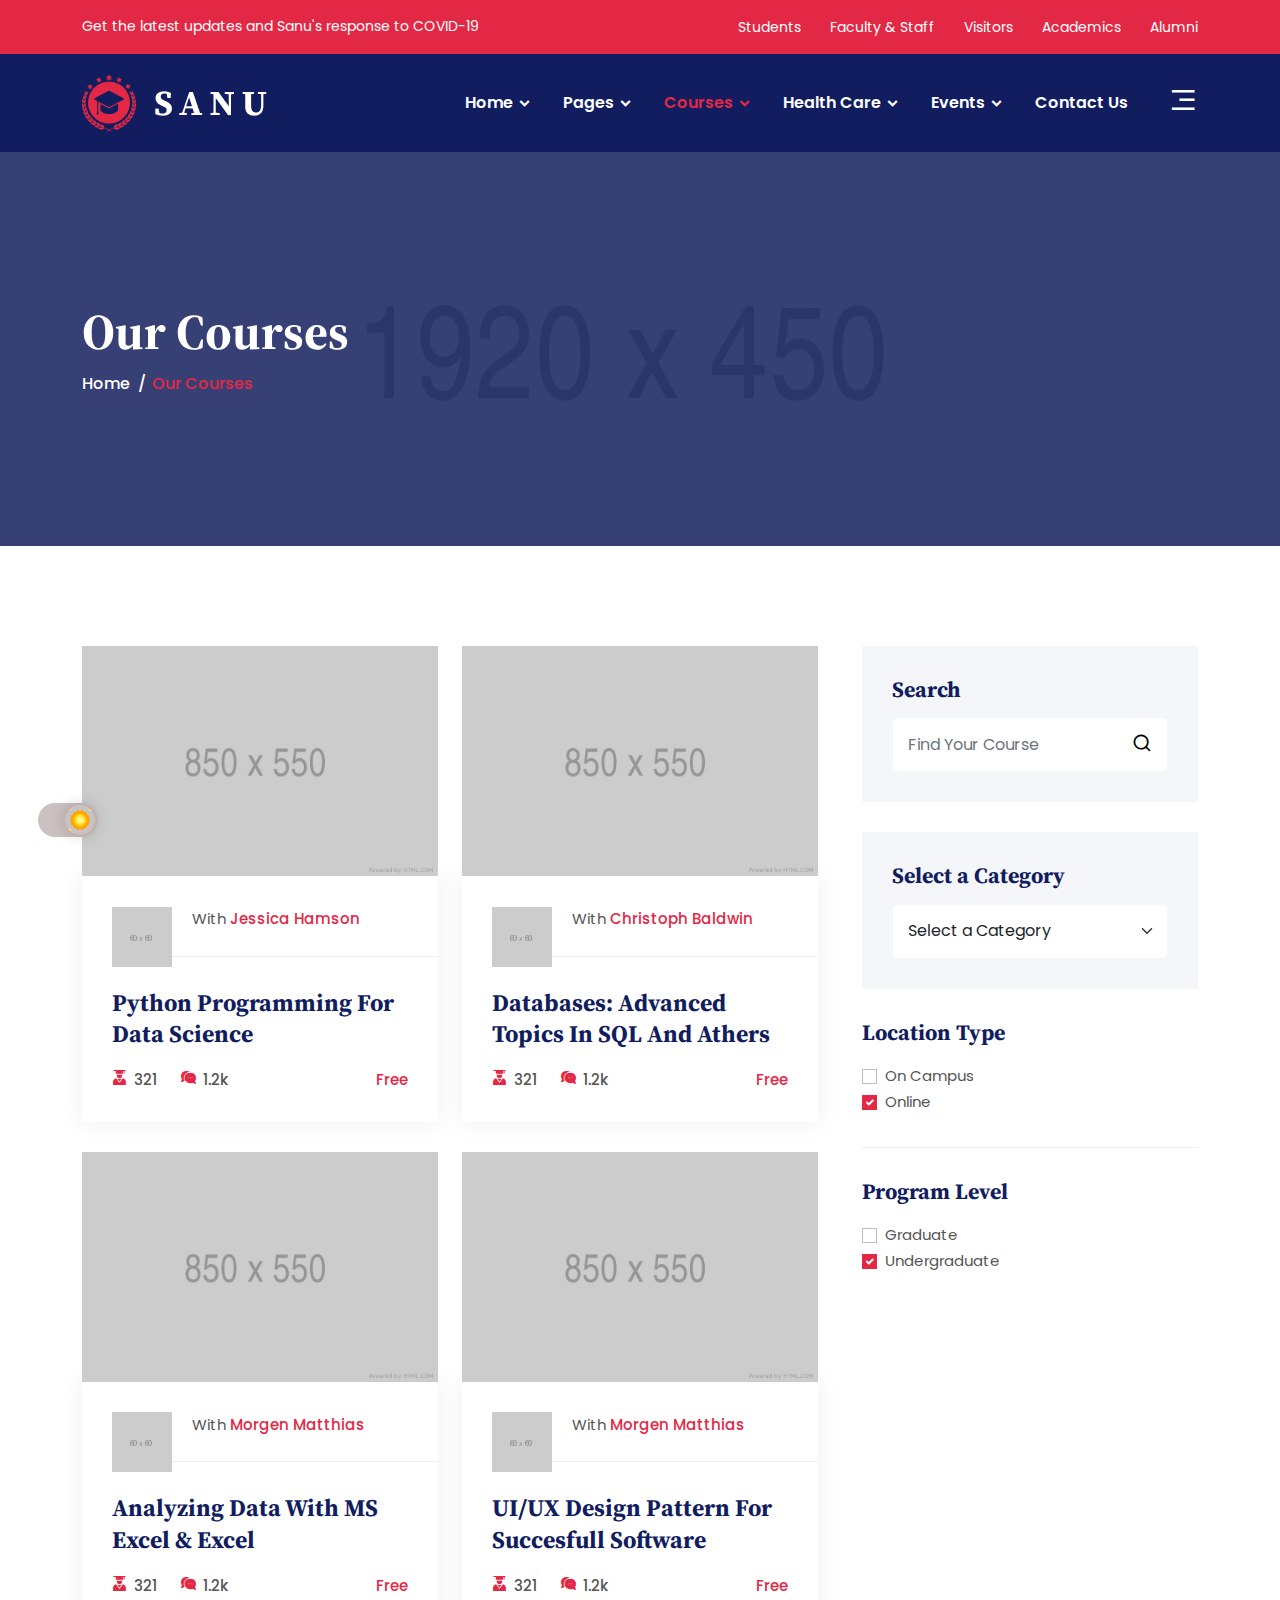
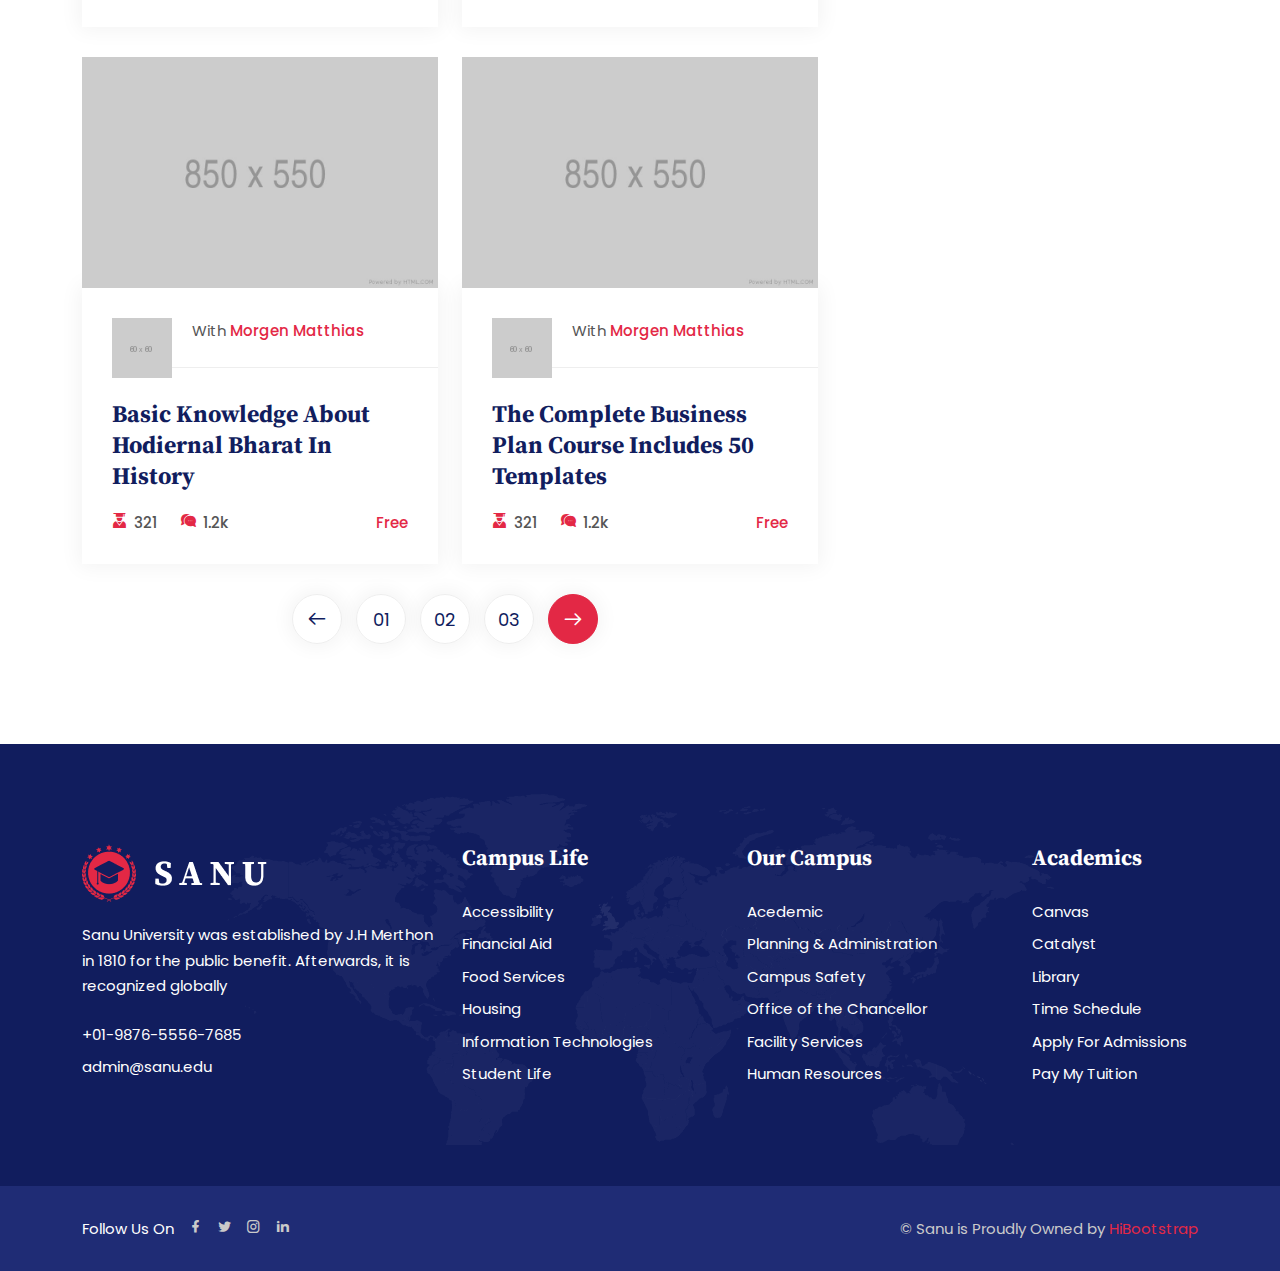
<file: courses.html>
<!DOCTYPE html>
<html lang="zxx">
    <head>
        <meta charset="UTF-8">
        <meta http-equiv="X-UA-Compatible" content="IE=edge">
        <meta name="viewport" content="width=device-width, initial-scale=1.0">

        <!--Bootstrap Css-->
        <link rel="stylesheet" href="assets/css/bootstrap.min.css">
        <!--Meanmenu.css-->
        <link rel="stylesheet" href="assets/css/meanmenu.css">
        <!--Owl carousel-->
        <link rel="stylesheet" href="assets/css/owl.carousel.min.css">
        <!--Owl Theme-->
        <link rel="stylesheet" href="assets/css/owl.theme.default.min.css">
        <!--Magnific-popup-->
        <link rel="stylesheet" href="assets/css/magnific-popup.css">
        <!--Flaticon-->
        <link rel="stylesheet" href="assets/css/flaticon.css">
        <!--Remixicon-->
        <link rel="stylesheet" href="assets/css/remixicon.css">
        <!--Odometer-->
        <link rel="stylesheet" href="assets/css/odometer.min.css">
        <!--Aos css-->
        <link rel="stylesheet" href="assets/css/aos.css">
        <!--Style css-->
        <link rel="stylesheet" href="assets/css/style.css">
        <!--Dark css-->
        <link rel="stylesheet" href="assets/css/dark.css">
        <!--Responsive css-->
        <link rel="stylesheet" href="assets/css/responsive.css">

        <link rel="icon" type="image/png" href="assets/images/favicon.png">
        <title>Sanu - College University HTML Template</title>
    </head>
    <body>
        <!-- Start Preloader Area -->
        <div class="preloader-area">
            <div class="spinner">
                <div class="inner">
                    <div class="disc"></div>
                    <div class="disc"></div>
                    <div class="disc"></div>
                </div>
            </div>
        </div>
        <!-- End Preloader Area -->

        <!--Strat Top Header Area-->
        <div class="top-header-area">
            <div class="container">
                <div class="row align-items-center">
                    <div class="col-lg-6 col-md-6">
                        <div class="header-left-content">
                            <p>Get the latest updates and Sanu's response to COVID-19</p>
                        </div>
                    </div>
                    <div class="col-lg-6 col-md-6">                                        
                        <div class="header-right-content">
                            <div class="list">
                                <ul>
                                    <li><a href="graduate-admission.html">Students</a></li>
                                    <li><a href="campus-life.html">Faculty & Staff</a></li>
                                    <li><a href="admission.html">Visitors</a></li>
                                    <li><a href="academics.html">Academics</a></li>
                                    <li><a href="alumni.html">Alumni</a></li>
                                </ul>
                            </div>
                        </div>
                    </div>
                </div>
            </div>
        </div>
        <!--End Top Header Area-->

        <!-- Start Navbar Area --> 
        <div class="navbar-area nav-bg-1">
            <div class="mobile-responsive-nav">
                <div class="container">
                    <div class="mobile-responsive-menu">
                        <div class="logo">
                            <a href="index.html">
                                <img src="assets/images/logo.png" class="main-logo" lt="logo">
                                <img src="assets/images/white-logo.png" class="white-logo" alt="logo">
                            </a>
                        </div>
                    </div>
                </div>
            </div>

            <div class="desktop-nav">
                <div class="container">
                    <nav class="navbar navbar-expand-md navbar-light">
                        <a class="navbar-brand" href="index.html">
                            <img src="assets/images/white-logo.png" alt="logo">
                        </a>
                        <div class="collapse navbar-collapse mean-menu" id="navbarSupportedContent">
                            <ul class="navbar-nav ms-auto">
                                <li class="nav-item">
                                    <a href="#" class="nav-link dropdown-toggle">
                                        Home            
                                    </a>
                                    <ul class="dropdown-menu">
                                        <li class="nav-item">
                                            <a href="index.html" class="nav-link">Home One</a>
                                        </li>
                                        <li class="nav-item">
                                            <a href="index-2.html" class="nav-link">Home Two</a>
                                        </li>
                                        <li class="nav-item">
                                            <a href="index-3.html" class="nav-link">Home Three</a>
                                        </li>
                                    </ul>
                                </li>

                                <li class="nav-item">
                                    <a href="#" class="nav-link dropdown-toggle">
                                        Pages 
                                    </a>

                                    <ul class="dropdown-menu">
                                        <li class="nav-item">
                                            <a href="graduate-admission.html" class="nav-link">Graduate Admission</a>
                                        </li>
                                        <li class="nav-item">
                                            <a href="campus-life.html" class="nav-link">Campus Life</a>
                                        </li>

                                        

                                        <li class="nav-item">
                                            <a href="alumni.html" class="nav-link">Alumni</a>
                                        </li>

                                        <li class="nav-item">
                                            <a href="#" class="nav-link dropdown-toggle active">
                                                Academics 
                                            </a>
        
                                            <ul class="dropdown-menu">
                                                <li class="nav-item">
                                                    <a href="academics.html" class="nav-link">Academics</a>
                                                </li>
        
                                                <li class="nav-item">
                                                    <a href="academics-details.html" class="nav-link">Academics Details</a>
                                                </li>
                                            </ul>
                                        </li>

                                        <li class="nav-item">
                                            <a href="#" class="nav-link dropdown-toggle">
                                                Latest News 
                                            </a>
        
                                            <ul class="dropdown-menu">
                                                <li class="nav-item">
                                                    <a href="latest-news.html" class="nav-link">Our Latest News</a>
                                                </li>
        
                                                <li class="nav-item">
                                                    <a href="news-details.html" class="nav-link">News Details</a>
                                                </li>
                                            </ul>
                                        </li>
                                        
                                        <li class="nav-item">
                                            <a href="faq.html" class="nav-link">FAQ</a>
                                        </li>
                                        <li class="nav-item">
                                            <a href="#" class="nav-link dropdown-toggle">
                                                Users 
                                            </a>
        
                                            <ul class="dropdown-menu">
                                                <li class="nav-item">
                                                    <a href="login.html" class="nav-link">Login</a>
                                                </li>
        
                                                <li class="nav-item">
                                                    <a href="register.html" class="nav-link">Register</a>
                                                </li>

                                                <li class="nav-item">
                                                    <a href="recover-password.html" class="nav-link">Recover Password</a>
                                                </li>
                                            </ul>
                                        </li>
                                        <li class="nav-item">
                                            <a href="privacy-policy.html" class="nav-link">Privacy Policy</a>
                                        </li>

                                        <li class="nav-item">
                                            <a href="terms-conditions.html" class="nav-link">Terms And Conditions</a>
                                        </li>

                                        <li class="nav-item">
                                            <a href="coming-soon.html" class="nav-link">Coming Soon</a>
                                        </li>
                                        
                                        <li class="nav-item">
                                            <a href="404.html" class="nav-link">404 Page</a>
                                        </li>
                                    </ul>
                                </li>

                                <li class="nav-item">
                                    <a href="#" class="nav-link dropdown-toggle active">
                                        Courses            
                                    </a>

                                    <ul class="dropdown-menu">
                                        <li class="nav-item">
                                            <a href="courses.html" class="nav-link active">Courses</a>
                                        </li>
                                        <li class="nav-item">
                                            <a href="courses-details.html" class="nav-link">Courses Details</a>
                                        </li>                 
                                    </ul>
                                </li>

                                <li class="nav-item">
                                    <a href="#" class="nav-link dropdown-toggle">
                                        Health Care  
                                    </a>

                                    <ul class="dropdown-menu">
                                        <li class="nav-item">
                                            <a href="health-care.html" class="nav-link">Health Care</a>
                                        </li>

                                        <li class="nav-item">
                                            <a href="health-care-details.html" class="nav-link">Health Care Details</a>
                                        </li>
                                    </ul>
                                </li>

                                <li class="nav-item">
                                    <a href="#" class="nav-link dropdown-toggle">
                                        Events   
                                    </a>

                                    <ul class="dropdown-menu">
                                        <li class="nav-item">
                                            <a href="events.html" class="nav-link">Events</a>
                                        </li>

                                        <li class="nav-item">
                                            <a href="events-details.html" class="nav-link">Events Details</a>
                                        </li>
                                    </ul>
                                </li>

                                <li class="nav-item">
                                    <a href="contact-us.html" class="nav-link">Contact Us</a>
                                </li>
                            </ul>

                            <div class="others-options">
                                <div class="icon">
                                    <i class="ri-menu-3-fill" data-bs-toggle="modal" data-bs-target="#sidebarModal"></i>
                                </div>
                            </div>
                        </div>
                    </nav>
                </div>
            </div>

            <div class="others-option-for-responsive">
                <div class="container">
                    <div class="dot-menu">
                        <div class="inner">
                            <div class="icon">
                                <i class="ri-menu-3-fill" data-bs-toggle="modal" data-bs-target="#sidebarModal"></i>
                            </div>
                        </div>
                    </div>
                </div>
            </div>
        </div>
        <!-- End Navbar Area -->

        <!-- Sidebar Modal -->
        <div class="sidebarModal modal right fade" id="sidebarModal" tabindex="-1" role="dialog">
            <div class="modal-dialog" role="document">
                <div class="modal-content">
                    <button type="button" class="close" data-bs-dismiss="modal"><i class="ri-close-line"></i></button>

                    <div class="modal-body">
                        <a href="index.html">
                            <img src="assets/images/logo.png" class="main-logo" alt="logo">
                            <img src="assets/images/white-logo.png" class="white-logo" alt="logo">
                        </a>
                        <div class="sidebar-content">
                            <h3>About Us</h3>
                            <p>Lorem ipsum dolor sit amet consectetur adipiscing elit sed do eiusmod tempor incididunt ut labore et dolore magna aliqua.</p>

                            <div class="sidebar-btn">
                                <a href="contact.html" class="default-btn">Let’s Talk</a>
                            </div>
                        </div>
                        <div class="sidebar-contact-info">
                            <h3>Contact Information</h3>

                            <ul class="info-list">
                                <li><i class="ri-phone-fill"></i> <a href="tel:9901234567">+990-123-4567</a></li>
                                
                                <li><i class="ri-mail-line"></i><a href="mailto:hello@sanu.com">hello@sanu.com</a></li>

                                <li><i class="ri-map-pin-line"></i> 413 North Las Vegas, NV 89032</li>
                            </ul>
                        </div>
                        <ul class="sidebar-social-list">
                            <li>
                                <a href="https://www.facebook.com" target="_blank"><i class="flaticon-facebook"></i></a>
                            </li>
                            <li>
                                <a href="https://www.twitter.com" target="_blank"><i class="flaticon-twitter"></i></a>
                            </li>
                            <li>
                                <a href="https://linkedin.com/?lang=en" target="_blank"><i class="flaticon-linkedin"></i></a>
                            </li>
                            <li>
                                <a href="https://instagram.com/?lang=en" target="_blank"><i class="flaticon-instagram"></i></a>
                            </li>
                        </ul>
                        <div class="contact-form">
                            <h3>Ready to Get Started?</h3>

                            <form id="contactForm">
                                <div class="row">
                                    <div class="col-lg-12 col-md-6">
                                        <div class="form-group">
                                            <input type="text" name="name" class="form-control" required data-error="Please enter your name" placeholder="Your name">
                                            <div class="help-block with-errors"></div>
                                        </div>
                                    </div>

                                    <div class="col-lg-12 col-md-6">
                                        <div class="form-group">
                                            <input type="email" name="email" class="form-control" required data-error="Please enter your email" placeholder="Your email address">
                                            <div class="help-block with-errors"></div>
                                        </div>
                                    </div>

                                    <div class="col-lg-12 col-md-12">
                                        <div class="form-group">
                                            <input type="text" name="phone_number" class="form-control" required data-error="Please enter your phone number" placeholder="Your phone number">
                                            <div class="help-block with-errors"></div>
                                        </div>
                                    </div>

                                    <div class="col-lg-12 col-md-12">
                                        <div class="form-group">
                                            <textarea name="message" class="form-control" cols="30" rows="6" required data-error="Please enter your message" placeholder="Write your message..."></textarea>
                                            <div class="help-block with-errors"></div>
                                        </div>
                                    </div>

                                    <div class="col-lg-12 col-md-12">
                                        <button type="submit" class="default-btn">Send Message<span></span></button>
                                        <div id="msgSubmit" class="h3 text-center hidden"></div>
                                        <div class="clearfix"></div>
                                    </div>
                                </div>
                            </form>
                        </div>
                    </div>
                </div>
            </div>
        </div>
        <!-- End Sidebar Modal -->

        <!--Start Page Banner-->
        <div class="page-banner-area bg-1">
            <div class="container">
                <div class="page-banner-content">
                    <h1>Our Courses</h1>
                    <ul>
                        <li><a href="index.html">Home</a></li>
                        <li>Our Courses</li>
                    </ul>
                </div>
            </div>
        </div>
        <!--End Page Banner-->

        <!--Strat Courses Area-->
        <div class="courses-area pt-100 pb-70">
            <div class="container">
                <div class="row">
                    <div class="col-lg-8">
                        <div class="courses-left-content">
                            <div class="row">
                                <div class="col-lg-6 col-md-6">
                                    <div class="single-courses-card style4">
                                        <div class="courses-img">
                                            <a href="courses-details.html"><img src="assets/images/courses/courses-1.jpg" alt="Image"></a>
                                        </div>
                                        <div class="courses-content">
                                            <div class="admin-profile">
                                                <img src="assets/images/courses/admin-1.jpg" alt="Image">
                                                <p>With <a href="courses-details.html">Jessica Hamson</a></p>
                                            </div>
                                            <a href="courses-details.html"><h3>Python Programming For Data Science</h3></a>
                                            <div class="bottom-content">
                                                <ul class="d-flex justify-content-between">
                                                    <li>
                                                        <ul>
                                                            <li><i class="flaticon-graduation"></i>321</li>
                                                            <li><i class="flaticon-bubble-chat"></i>1.2k</li>
                                                        </ul>
                                                    </li>
                                                    <li><a href="#">Free</a></li>
                                                </ul>
                                            </div>
                                        </div>
                                    </div>
                                </div>
                                <div class="col-lg-6 col-md-6">
                                    <div class="single-courses-card style4">
                                        <div class="courses-img">
                                            <a href="courses-details.html"><img src="assets/images/courses/courses-2.jpg" alt="Image"></a>
                                        </div>
                                        <div class="courses-content">
                                            <div class="admin-profile">
                                                <img src="assets/images/courses/admin-2.jpg" alt="Image">
                                                <p>With <a href="courses-details.html">Christoph Baldwin</a></p>
                                            </div>
                                            <a href="courses-details.html"><h3>Databases: Advanced Topics In SQL And Athers</h3></a>
                                            <div class="bottom-content">
                                                <ul class="d-flex justify-content-between">
                                                    <li>
                                                        <ul>
                                                            <li><i class="flaticon-graduation"></i>321</li>
                                                            <li><i class="flaticon-bubble-chat"></i>1.2k</li>
                                                        </ul>
                                                    </li>
                                                    <li><a href="#">Free</a></li>
                                                </ul>
                                            </div>
                                        </div>
                                    </div>
                                </div>
                                <div class="col-lg-6 col-md-6">
                                    <div class="single-courses-card style4">
                                        <div class="courses-img">
                                            <a href="courses-details.html"><img src="assets/images/courses/courses-3.jpg" alt="Image"></a>
                                        </div>
                                        <div class="courses-content">
                                            <div class="admin-profile">
                                                <img src="assets/images/courses/admin-3.jpg" alt="Image">
                                                <p>With <a href="courses-details.html">Morgen Matthias</a></p>
                                            </div>
                                            <a href="courses-details.html"><h3>Analyzing Data With MS Excel & Excel</h3></a>
                                            <div class="bottom-content">
                                                <ul class="d-flex justify-content-between">
                                                    <li>
                                                        <ul>
                                                            <li><i class="flaticon-graduation"></i>321</li>
                                                            <li><i class="flaticon-bubble-chat"></i>1.2k</li>
                                                        </ul>
                                                    </li>
                                                    <li><a href="#">Free</a></li>
                                                </ul>
                                            </div>
                                        </div>
                                    </div>
                                </div>
                                <div class="col-lg-6 col-md-6">
                                    <div class="single-courses-card style4">
                                        <div class="courses-img">
                                            <a href="courses-details.html"><img src="assets/images/courses/courses-3.jpg" alt="Image"></a>
                                        </div>
                                        <div class="courses-content">
                                            <div class="admin-profile">
                                                <img src="assets/images/courses/admin-3.jpg" alt="Image">
                                                <p>With <a href="courses-details.html">Morgen Matthias</a></p>
                                            </div>
                                            <a href="courses-details.html"><h3>UI/UX Design Pattern For Succesfull Software</h3></a>
                                            <div class="bottom-content">
                                                <ul class="d-flex justify-content-between">
                                                    <li>
                                                        <ul>
                                                            <li><i class="flaticon-graduation"></i>321</li>
                                                            <li><i class="flaticon-bubble-chat"></i>1.2k</li>
                                                        </ul>
                                                    </li>
                                                    <li><a href="#">Free</a></li>
                                                </ul>
                                            </div>
                                        </div>
                                    </div>
                                </div>
                                <div class="col-lg-6 col-md-6">
                                    <div class="single-courses-card style4">
                                        <div class="courses-img">
                                            <a href="courses-details.html"><img src="assets/images/courses/courses-3.jpg" alt="Image"></a>
                                        </div>
                                        <div class="courses-content">
                                            <div class="admin-profile">
                                                <img src="assets/images/courses/admin-3.jpg" alt="Image">
                                                <p>With <a href="courses-details.html">Morgen Matthias</a></p>
                                            </div>
                                            <a href="courses-details.html"><h3>Basic Knowledge About Hodiernal Bharat In History</h3></a>
                                            <div class="bottom-content">
                                                <ul class="d-flex justify-content-between">
                                                    <li>
                                                        <ul>
                                                            <li><i class="flaticon-graduation"></i>321</li>
                                                            <li><i class="flaticon-bubble-chat"></i>1.2k</li>
                                                        </ul>
                                                    </li>
                                                    <li><a href="#">Free</a></li>
                                                </ul>
                                            </div>
                                        </div>
                                    </div>
                                </div>
                                <div class="col-lg-6 col-md-6">
                                    <div class="single-courses-card style4">
                                        <div class="courses-img">
                                            <a href="courses-details.html"><img src="assets/images/courses/courses-3.jpg" alt="Image"></a>
                                        </div>
                                        <div class="courses-content">
                                            <div class="admin-profile">
                                                <img src="assets/images/courses/admin-3.jpg" alt="Image">
                                                <p>With <a href="courses-details.html">Morgen Matthias</a></p>
                                            </div>
                                            <a href="courses-details.html"><h3>The Complete Business Plan Course Includes 50 Templates</h3></a>
                                            <div class="bottom-content">
                                                <ul class="d-flex justify-content-between">
                                                    <li>
                                                        <ul>
                                                            <li><i class="flaticon-graduation"></i>321</li>
                                                            <li><i class="flaticon-bubble-chat"></i>1.2k</li>
                                                        </ul>
                                                    </li>
                                                    <li><a href="#">Free</a></li>
                                                </ul>
                                            </div>
                                        </div>
                                    </div>
                                </div>
                            </div>
                            <div class="paginations">
                                <ul>
                                    <li><a href="courses-details.html"><i class="flaticon-back"></i></a></li>
                                    <li><a href="courses-details.html">01</a></li>
                                    <li><a href="courses-details.html">02</a></li>
                                    <li><a href="courses-details.html">03</a></li>
                                    <li><a href="courses.html" class="active"><i class="flaticon-next"></i></a></li>
                                </ul>
                            </div>
                        </div>
                    </div>
                    <div class="col-lg-4">
                        <div class="courses-right-content pl-20">
                            <div class="serch-content">
                                <h3>Search</h3>
                                <div class="form-group">
                                    <input type="text" class="form-control" placeholder="Find Your Course">
                                    <button type="submit" class="src-btn">
                                        <i class="flaticon-search"></i>
                                    </button>
                                </div>
                            </div>
                            <div class="category-content">
                                <h3>Select a Category</h3>
                                <select class="form-select form-control" aria-label="Default select example">
                                    <option selected>Select a Category</option>
                                    <option value="1">Business</option>
                                    <option value="2">Fashion</option>
                                    <option value="3">writing</option>
                                    <option value="3">Development</option>
                                    <option value="3">Marketing</option>
                                </select>
                            </div>
                            <div class="location-type">
                                <h3>Location Type</h3>
                                <div class="form-check">
                                    <input class="form-check-input" type="checkbox" value="" id="flexCheckDefault">
                                    <label class="form-check-label" for="flexCheckDefault">
                                        On Campus
                                    </label>
                                </div>
                                <div class="form-check">
                                    <input class="form-check-input" type="checkbox" value="" id="flexCheckChecked" checked>
                                    <label class="form-check-label" for="flexCheckChecked">
                                        Online
                                    </label>
                                </div>
                            </div>
                            <div class="program-level">
                                <h3>Program Level</h3>
                                <div class="form-check">
                                    <input class="form-check-input" type="checkbox" value="" id="flexCheckDefault2">
                                    <label class="form-check-label" for="flexCheckDefault2">
                                        Graduate
                                    </label>
                                </div>
                                <div class="form-check">
                                <input class="form-check-input" type="checkbox" value="" id="flexCheckChecked1" checked>
                                <label class="form-check-label" for="flexCheckChecked1">
                                    Undergraduate
                                </label>
                                </div>
                            </div>
                        </div>
                    </div>
                </div>
            </div>
        </div>
        <!--End Courses Area-->


        <!--Start Footer Area-->
        <div class="footer-area pt-100 pb-70">
            <div class="container">
                <div class="row">
                    <div class="col-lg-4 col-sm-6">
                        <div class="footer-logo-area">
                            <a href="index.html"><img src="assets/images/white-logo.png" alt="Image"></a>
                            <p>Sanu University was established by J.H Merthon in 1810 for the public benefit. Afterwards, it is recognized globally</p>
                            <div class="contact-list">
                                <ul>
                                    <li><a href="tel:+01987655567685">+01-9876-5556-7685
                                    </a></li>
                                    <li><a href="mailto:admin@sanu.edu">admin@sanu.edu</a></li>
                                </ul>
                            </div>
                        </div>
                    </div>
                    <div class="col-lg-3 col-sm-6">
                        <div class="footer-widjet">
                            <h3>Campus Life</h3>
                            <div class="list">
                                <ul>
                                    <li><a href="campus-life.html">Accessibility</a></li>
                                    <li><a href="campus-life.html">Financial Aid</a></li>
                                    <li><a href="campus-life.html">Food Services</a></li>
                                    <li><a href="campus-life.html">Housing</a></li>
                                    <li><a href="campus-life.html">Information Technologies</a></li>
                                    <li><a href="campus-life.html">Student Life</a></li>
                                </ul>
                            </div>
                        </div>
                    </div>
                    <div class="col-lg-3 col-sm-6">
                        <div class="footer-widjet">
                            <h3>Our Campus</h3>
                            <div class="list">
                                <ul>
                                    <li><a href="campus-life.html">Acedemic</a></li>
                                    <li><a href="campus-life.html">Planning & Administration</a></li>
                                    <li><a href="campus-life.html">Campus Safety</a></li>
                                    <li><a href="campus-life.html">Office of the Chancellor</a></li>
                                    <li><a href="campus-life.html">Facility Services</a></li>
                                    <li><a href="campus-life.html">Human Resources</a></li>
                                </ul>
                            </div>
                        </div>
                    </div>
                    <div class="col-lg-2 col-sm-6">
                        <div class="footer-widjet">
                            <h3>Academics</h3>
                            <div class="list">
                                <ul>
                                    <li><a href="academics.html">Canvas</a></li>
                                    <li><a href="academics.html">Catalyst</a></li>
                                    <li><a href="academics.html">Library</a></li>
                                    <li><a href="academics.html">Time Schedule</a></li>
                                    <li><a href="academics.html">Apply For Admissions</a></li>
                                    <li><a href="academics.html">Pay My Tuition</a></li>
                                </ul>
                            </div>
                        </div>
                    </div>
                </div>
                <div class="shape">
                    <img src="assets/images/shape-1.png" alt="Image">
                </div>
            </div>
        </div>
        <!--End Footer Area-->

        <!--Start Copyright Area-->
        <div class="copyright-area">
            <div class="container">
                <div class="copyright">
                    <div class="row">
                        <div class="col-lg-6 col-md-4">
                            <div class="social-content">
                                <ul>
                                    <li><span>Follow Us On</span></li>
                                    <li>
                                        <a href="https://www.facebook.com" target="_blank"><i class="ri-facebook-fill"></i></a>
                                    </li>
                                    <li>
                                        <a href="https://www.twitter.com" target="_blank"><i class="ri-twitter-fill"></i></a>
                                    </li>
                                    <li>
                                        <a href="https://instagram.com/?lang=en" target="_blank"><i class="ri-instagram-line"></i></a>
                                    </li>
                                    <li>
                                        <a href="https://linkedin.com/?lang=en" target="_blank"><i class="ri-linkedin-fill"></i></a>
                                    </li>
                                </ul>
                            </div>
                        </div>
                        <div class="col-lg-6 col-md-8">
                            <div class="copy">
                                <p>© Sanu is Proudly Owned by <a href="https://hibootstrap.com/" target="_blank">HiBootstrap</a></p>
                            </div>
                        </div>
                    </div>
                </div>
            </div>
        </div>
        <!--End Copyright Area-->

        <!-- Start Go Top Area -->
        <div class="go-top">
            <i class="ri-arrow-up-s-line"></i>
            <i class="ri-arrow-up-s-line"></i>
        </div>
        <!-- End Go Top Area -->
        
        <!-- Jquery js -->
        <script src="assets/js/jquery.min.js"></script>
        <!-- Bootstrap bundle js -->
        <script src="assets/js/bootstrap.bundle.min.js"></script>
        <!-- Meanmenu js -->
        <script src="assets/js/jquery.meanmenu.js"></script>
        <!-- Owl Carosel js -->
        <script src="assets/js/owl.carousel.min.js"></script>
        <!-- Owl Carosel Thumbs js -->
        <script src="assets/js/carousel-thumbs.min.js"></script>
        <!-- Magnific popup js -->
        <script src="assets/js/jquery.magnific-popup.js"></script>
        <!-- Aos js -->
        <script src="assets/js/aos.js"></script>
        <!-- Odometer js -->    
        <script src="assets/js/odometer.min.js"></script>
        <!-- Appear js -->  
        <script src="assets/js/appear.min.js"></script> 
        <!-- Form Validator js -->    
        <script src="assets/js/form-validator.min.js"></script>
        <!-- Contact Form Script js -->    
        <script src="assets/js/contact-form-script.js"></script>
        <!-- Ajaxchimp js -->    
        <script src="assets/js/ajaxchimp.min.js"></script>
        <!--Custom js-->
        <script src="assets/js/custom.js"></script>
    </body>
</html>
</file>
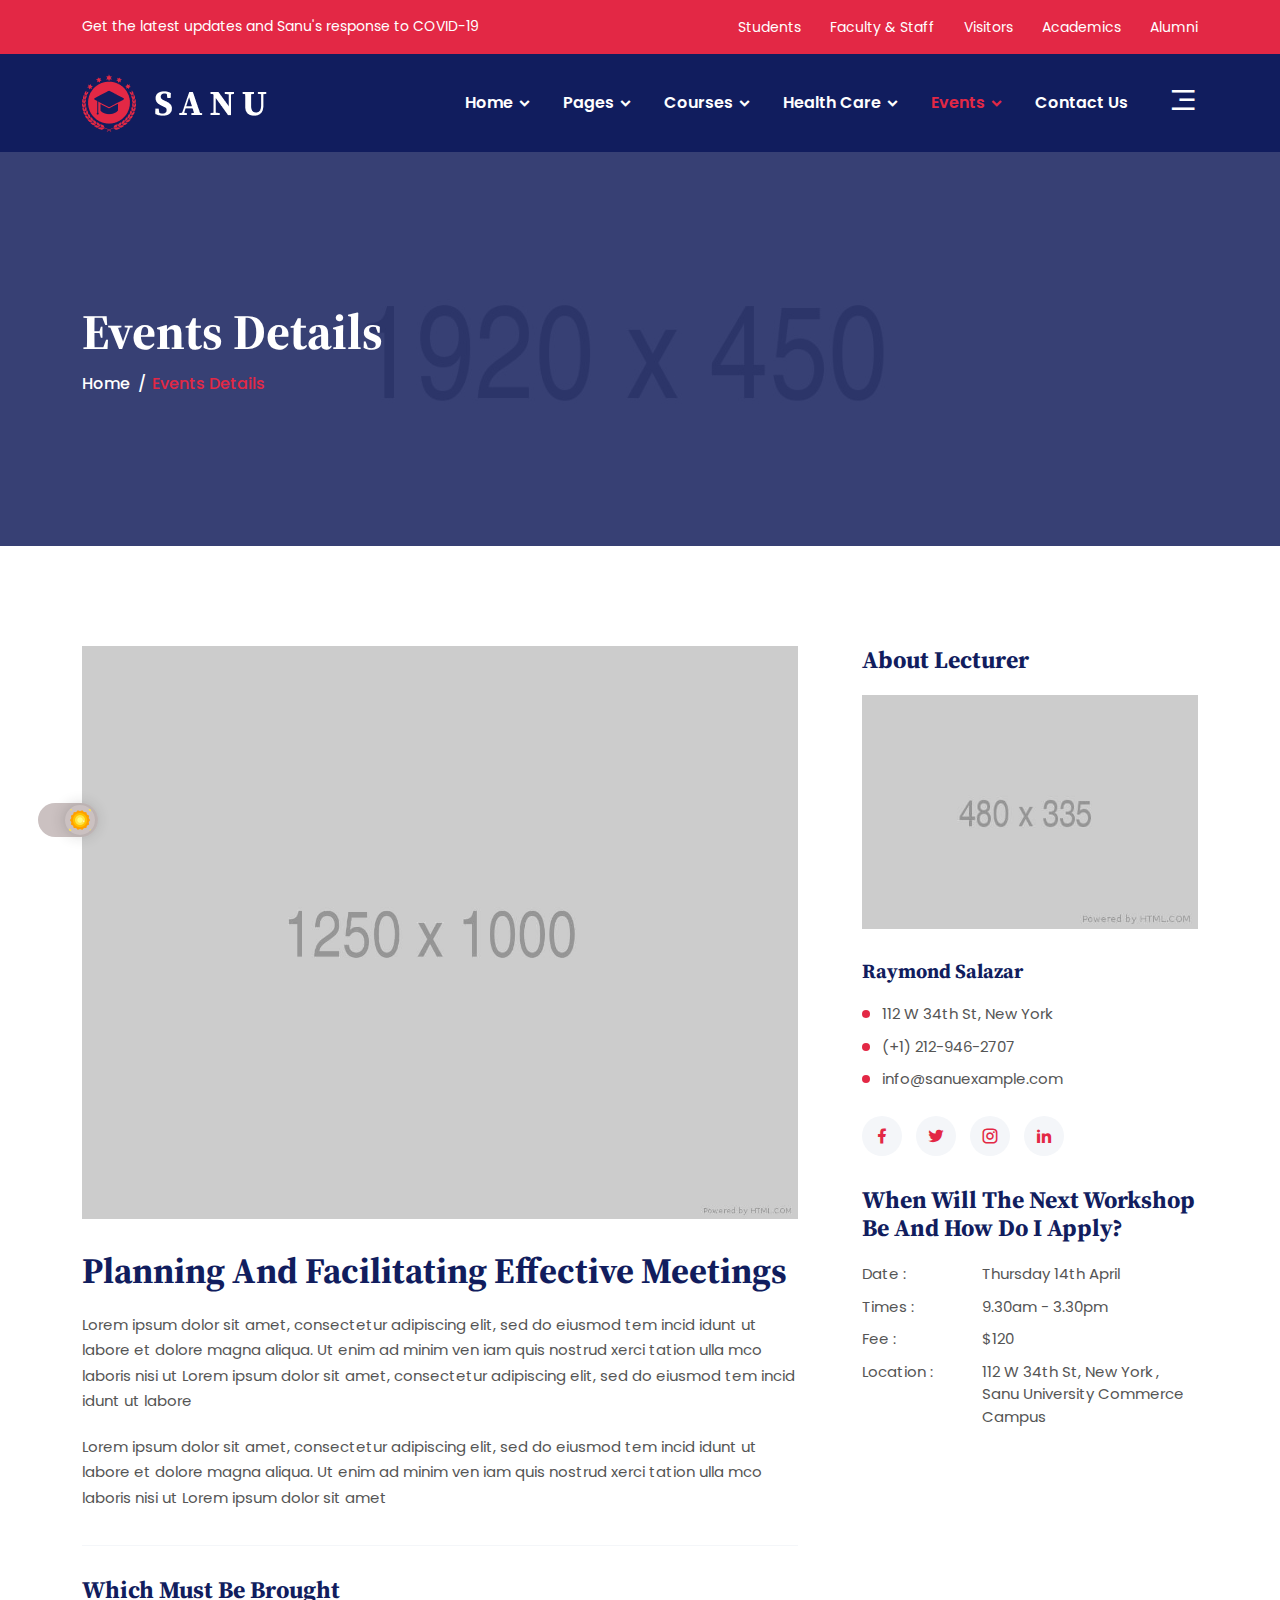
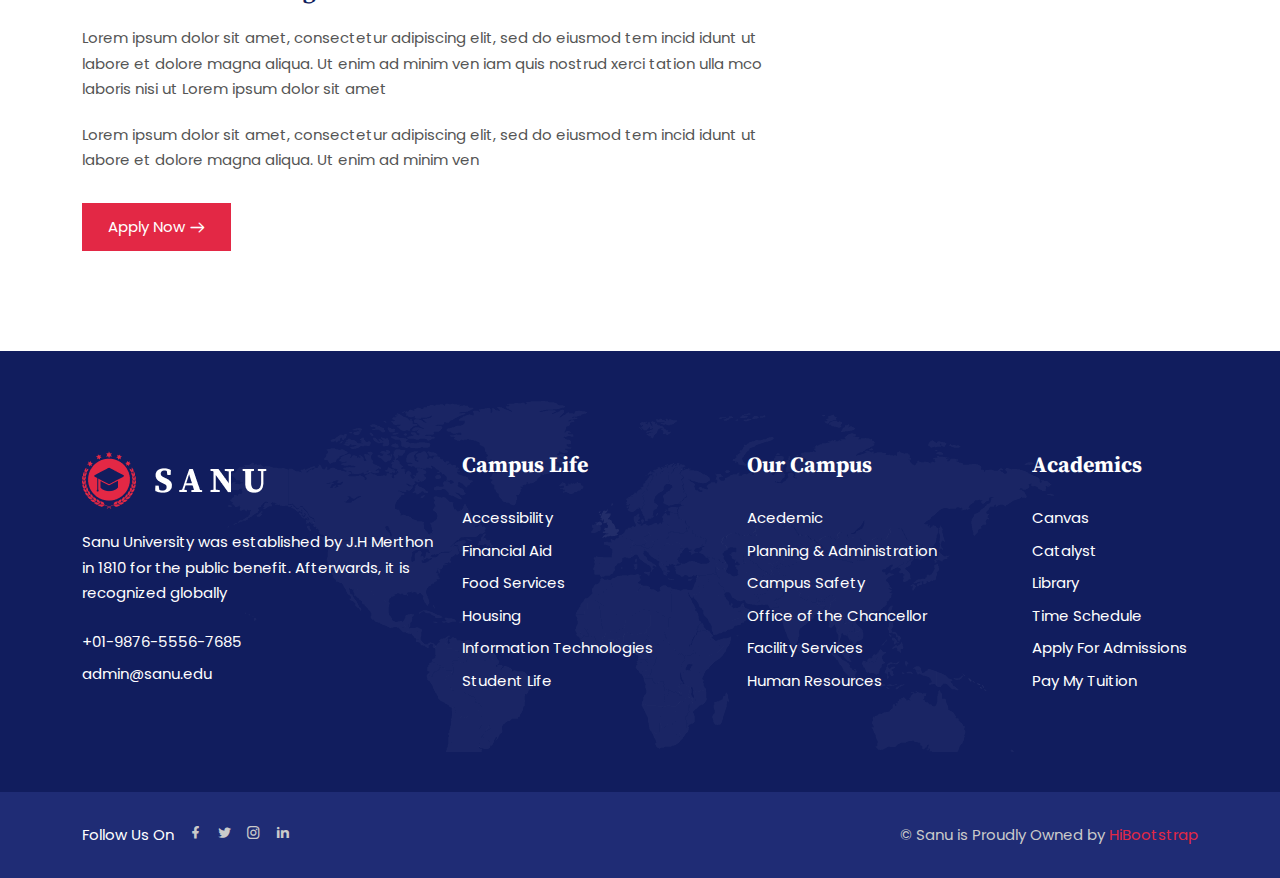
<file: events-details.html>
<!DOCTYPE html>
<html lang="zxx">
    <head>
        <meta charset="UTF-8">
        <meta http-equiv="X-UA-Compatible" content="IE=edge">
        <meta name="viewport" content="width=device-width, initial-scale=1.0">

        <!--Bootstrap Css-->
        <link rel="stylesheet" href="assets/css/bootstrap.min.css">
        <!--Meanmenu.css-->
        <link rel="stylesheet" href="assets/css/meanmenu.css">
        <!--Owl carousel-->
        <link rel="stylesheet" href="assets/css/owl.carousel.min.css">
        <!--Owl Theme-->
        <link rel="stylesheet" href="assets/css/owl.theme.default.min.css">
        <!--Magnific-popup-->
        <link rel="stylesheet" href="assets/css/magnific-popup.css">
        <!--Flaticon-->
        <link rel="stylesheet" href="assets/css/flaticon.css">
        <!--Remixicon-->
        <link rel="stylesheet" href="assets/css/remixicon.css">
        <!--Odometer-->
        <link rel="stylesheet" href="assets/css/odometer.min.css">
        <!--Aos css-->
        <link rel="stylesheet" href="assets/css/aos.css">
        <!--Style css-->
        <link rel="stylesheet" href="assets/css/style.css">
        <!--Dark css-->
        <link rel="stylesheet" href="assets/css/dark.css">
        <!--Responsive css-->
        <link rel="stylesheet" href="assets/css/responsive.css">

        <link rel="icon" type="image/png" href="assets/images/favicon.png">
        <title>Sanu - College University HTML Template</title>
    </head>
    <body>
        <!-- Start Preloader Area -->
        <div class="preloader-area">
            <div class="spinner">
                <div class="inner">
                    <div class="disc"></div>
                    <div class="disc"></div>
                    <div class="disc"></div>
                </div>
            </div>
        </div>
        <!-- End Preloader Area -->

        <!--Strat Top Header Area-->
        <div class="top-header-area">
            <div class="container">
                <div class="row align-items-center">
                    <div class="col-lg-6 col-md-6">
                        <div class="header-left-content">
                            <p>Get the latest updates and Sanu's response to COVID-19</p>
                        </div>
                    </div>
                    <div class="col-lg-6 col-md-6">                                        
                        <div class="header-right-content">
                            <div class="list">
                                <ul>
                                    <li><a href="graduate-admission.html">Students</a></li>
                                    <li><a href="campus-life.html">Faculty & Staff</a></li>
                                    <li><a href="admission.html">Visitors</a></li>
                                    <li><a href="academics.html">Academics</a></li>
                                    <li><a href="alumni.html">Alumni</a></li>
                                </ul>
                            </div>
                        </div>
                    </div>
                </div>
            </div>
        </div>
        <!--End Top Header Area-->

        <!-- Start Navbar Area --> 
        <div class="navbar-area nav-bg-1">
            <div class="mobile-responsive-nav">
                <div class="container">
                    <div class="mobile-responsive-menu">
                        <div class="logo">
                            <a href="index.html">
                                <img src="assets/images/logo.png" class="main-logo" lt="logo">
                                <img src="assets/images/white-logo.png" class="white-logo" alt="logo">
                            </a>
                        </div>
                    </div>
                </div>
            </div>

            <div class="desktop-nav">
                <div class="container">
                    <nav class="navbar navbar-expand-md navbar-light">
                        <a class="navbar-brand" href="index.html">
                            <img src="assets/images/white-logo.png" alt="logo">
                        </a>
                        <div class="collapse navbar-collapse mean-menu" id="navbarSupportedContent">
                            <ul class="navbar-nav ms-auto">
                                <li class="nav-item">
                                    <a href="#" class="nav-link dropdown-toggle">
                                        Home            
                                    </a>
                                    <ul class="dropdown-menu">
                                        <li class="nav-item">
                                            <a href="index.html" class="nav-link">Home One</a>
                                        </li>
                                        <li class="nav-item">
                                            <a href="index-2.html" class="nav-link">Home Two</a>
                                        </li>
                                        <li class="nav-item">
                                            <a href="index-3.html" class="nav-link">Home Three</a>
                                        </li>
                                    </ul>
                                </li>

                                <li class="nav-item">
                                    <a href="#" class="nav-link dropdown-toggle">
                                        Pages 
                                    </a>

                                    <ul class="dropdown-menu">
                                        <li class="nav-item">
                                            <a href="graduate-admission.html" class="nav-link">Graduate Admission</a>
                                        </li>
                                        <li class="nav-item">
                                            <a href="campus-life.html" class="nav-link">Campus Life</a>
                                        </li>

                                        

                                        <li class="nav-item">
                                            <a href="alumni.html" class="nav-link">Alumni</a>
                                        </li>

                                        <li class="nav-item">
                                            <a href="#" class="nav-link dropdown-toggle">
                                                Academics 
                                            </a>
        
                                            <ul class="dropdown-menu">
                                                <li class="nav-item">
                                                    <a href="academics.html" class="nav-link">Academics</a>
                                                </li>
        
                                                <li class="nav-item">
                                                    <a href="academics-details.html" class="nav-link">Academics Details</a>
                                                </li>
                                            </ul>
                                        </li>

                                        <li class="nav-item">
                                            <a href="#" class="nav-link dropdown-toggle">
                                                Latest News 
                                            </a>
        
                                            <ul class="dropdown-menu">
                                                <li class="nav-item">
                                                    <a href="latest-news.html" class="nav-link">Our Latest News</a>
                                                </li>
        
                                                <li class="nav-item">
                                                    <a href="news-details.html" class="nav-link">News Details</a>
                                                </li>
                                            </ul>
                                        </li>
                                        
                                        <li class="nav-item">
                                            <a href="faq.html" class="nav-link">FAQ</a>
                                        </li>
                                        <li class="nav-item">
                                            <a href="#" class="nav-link dropdown-toggle">
                                                Users 
                                            </a>
        
                                            <ul class="dropdown-menu">
                                                <li class="nav-item">
                                                    <a href="login.html" class="nav-link">Login</a>
                                                </li>
        
                                                <li class="nav-item">
                                                    <a href="register.html" class="nav-link">Register</a>
                                                </li>

                                                <li class="nav-item">
                                                    <a href="recover-password.html" class="nav-link">Recover Password</a>
                                                </li>
                                            </ul>
                                        </li>
                                        <li class="nav-item">
                                            <a href="privacy-policy.html" class="nav-link">Privacy Policy</a>
                                        </li>

                                        <li class="nav-item">
                                            <a href="terms-conditions.html" class="nav-link">Terms And Conditions</a>
                                        </li>

                                        <li class="nav-item">
                                            <a href="coming-soon.html" class="nav-link">Coming Soon</a>
                                        </li>
                                        
                                        <li class="nav-item">
                                            <a href="404.html" class="nav-link">404 Page</a>
                                        </li>
                                    </ul>
                                </li>

                                <li class="nav-item">
                                    <a href="#" class="nav-link dropdown-toggle">
                                        Courses            
                                    </a>

                                    <ul class="dropdown-menu">
                                        <li class="nav-item">
                                            <a href="courses.html" class="nav-link">Courses</a>
                                        </li>
                                        <li class="nav-item">
                                            <a href="courses-details.html" class="nav-link">Courses Details</a>
                                        </li>                 
                                    </ul>
                                </li>

                                <li class="nav-item">
                                    <a href="#" class="nav-link dropdown-toggle">
                                        Health Care  
                                    </a>

                                    <ul class="dropdown-menu">
                                        <li class="nav-item">
                                            <a href="health-care.html" class="nav-link">Health Care</a>
                                        </li>

                                        <li class="nav-item">
                                            <a href="health-care-details.html" class="nav-link">Health Care Details</a>
                                        </li>
                                    </ul>
                                </li>

                                <li class="nav-item">
                                    <a href="#" class="nav-link dropdown-toggle active">
                                        Events   
                                    </a>

                                    <ul class="dropdown-menu">
                                        <li class="nav-item">
                                            <a href="events.html" class="nav-link">Events</a>
                                        </li>

                                        <li class="nav-item">
                                            <a href="events-details.html" class="nav-link active">Events Details</a>
                                        </li>
                                    </ul>
                                </li>

                                <li class="nav-item">
                                    <a href="contact-us.html" class="nav-link">Contact Us</a>
                                </li>
                            </ul>

                            <div class="others-options">
                                <div class="icon">
                                    <i class="ri-menu-3-fill" data-bs-toggle="modal" data-bs-target="#sidebarModal"></i>
                                </div>
                            </div>
                        </div>
                    </nav>
                </div>
            </div>

            <div class="others-option-for-responsive">
                <div class="container">
                    <div class="dot-menu">
                        <div class="inner">
                            <div class="icon">
                                <i class="ri-menu-3-fill" data-bs-toggle="modal" data-bs-target="#sidebarModal"></i>
                            </div>
                        </div>
                    </div>
                </div>
            </div>
        </div>
        <!-- End Navbar Area -->

        <!-- Sidebar Modal -->
        <div class="sidebarModal modal right fade" id="sidebarModal" tabindex="-1" role="dialog">
            <div class="modal-dialog" role="document">
                <div class="modal-content">
                    <button type="button" class="close" data-bs-dismiss="modal"><i class="ri-close-line"></i></button>

                    <div class="modal-body">
                        <a href="index.html">
                            <img src="assets/images/logo.png" class="main-logo" alt="logo">
                            <img src="assets/images/white-logo.png" class="white-logo" alt="logo">
                        </a>
                        <div class="sidebar-content">
                            <h3>About Us</h3>
                            <p>Lorem ipsum dolor sit amet consectetur adipiscing elit sed do eiusmod tempor incididunt ut labore et dolore magna aliqua.</p>

                            <div class="sidebar-btn">
                                <a href="contact.html" class="default-btn">Let’s Talk</a>
                            </div>
                        </div>
                        <div class="sidebar-contact-info">
                            <h3>Contact Information</h3>

                            <ul class="info-list">
                                <li><i class="ri-phone-fill"></i> <a href="tel:9901234567">+990-123-4567</a></li>
                                
                                <li><i class="ri-mail-line"></i><a href="mailto:hello@sanu.com">hello@sanu.com</a></li>

                                <li><i class="ri-map-pin-line"></i> 413 North Las Vegas, NV 89032</li>
                            </ul>
                        </div>
                        <ul class="sidebar-social-list">
                            <li>
                                <a href="https://www.facebook.com" target="_blank"><i class="flaticon-facebook"></i></a>
                            </li>
                            <li>
                                <a href="https://www.twitter.com" target="_blank"><i class="flaticon-twitter"></i></a>
                            </li>
                            <li>
                                <a href="https://linkedin.com/?lang=en" target="_blank"><i class="flaticon-linkedin"></i></a>
                            </li>
                            <li>
                                <a href="https://instagram.com/?lang=en" target="_blank"><i class="flaticon-instagram"></i></a>
                            </li>
                        </ul>
                        <div class="contact-form">
                            <h3>Ready to Get Started?</h3>

                            <form id="contactForm">
                                <div class="row">
                                    <div class="col-lg-12 col-md-6">
                                        <div class="form-group">
                                            <input type="text" name="name" class="form-control" required data-error="Please enter your name" placeholder="Your name">
                                            <div class="help-block with-errors"></div>
                                        </div>
                                    </div>

                                    <div class="col-lg-12 col-md-6">
                                        <div class="form-group">
                                            <input type="email" name="email" class="form-control" required data-error="Please enter your email" placeholder="Your email address">
                                            <div class="help-block with-errors"></div>
                                        </div>
                                    </div>

                                    <div class="col-lg-12 col-md-12">
                                        <div class="form-group">
                                            <input type="text" name="phone_number" class="form-control" required data-error="Please enter your phone number" placeholder="Your phone number">
                                            <div class="help-block with-errors"></div>
                                        </div>
                                    </div>

                                    <div class="col-lg-12 col-md-12">
                                        <div class="form-group">
                                            <textarea name="message" class="form-control" cols="30" rows="6" required data-error="Please enter your message" placeholder="Write your message..."></textarea>
                                            <div class="help-block with-errors"></div>
                                        </div>
                                    </div>

                                    <div class="col-lg-12 col-md-12">
                                        <button type="submit" class="default-btn">Send Message<span></span></button>
                                        <div id="msgSubmit" class="h3 text-center hidden"></div>
                                        <div class="clearfix"></div>
                                    </div>
                                </div>
                            </form>
                        </div>
                    </div>
                </div>
            </div>
        </div>
        <!-- End Sidebar Modal -->

        <!--Start Page Banner-->
        <div class="page-banner-area bg-2">
            <div class="container">
                <div class="page-banner-content">
                    <h1>Events Details</h1>
                    <ul>
                        <li><a href="index.html">Home</a></li>
                        <li>Events Details</li>
                    </ul>
                </div>
            </div>
        </div>
        <!--End Page Banner-->

        <!--Start Events Details Area-->
        <div class="events-details-area pt-100 pb-70"> 
            <div class="container">
                <div class="row">
                    <div class="col-lg-8">
                       <div class="events-details-left-content pr-20">
                            <div class="events-image">
                                <img src="assets/images/events/events-7.jpg" alt="Image">
                            </div>
                            <div class="meetings">
                                <h2>Planning And Facilitating Effective Meetings</h2>
                                <p>Lorem ipsum dolor sit amet, consectetur adipiscing elit, sed do eiusmod tem incid idunt ut labore et dolore magna aliqua. Ut enim ad minim ven iam quis nostrud xerci tation ulla mco laboris nisi ut Lorem ipsum dolor sit amet, consectetur adipiscing elit, sed do eiusmod tem incid idunt ut labore</p>
                                <p>Lorem ipsum dolor sit amet, consectetur adipiscing elit, sed do eiusmod tem incid idunt ut labore et dolore magna aliqua. Ut enim ad minim ven iam quis nostrud xerci tation ulla mco laboris nisi ut Lorem ipsum dolor sit amet</p>
                            </div>
                            <div class="brought">
                                <h3>Which Must Be Brought</h3>
                                <p>Lorem ipsum dolor sit amet, consectetur adipiscing elit, sed do eiusmod tem incid idunt ut labore et dolore magna aliqua. Ut enim ad minim ven iam quis nostrud xerci tation ulla mco laboris nisi ut Lorem ipsum dolor sit amet</p>
                                <p>Lorem ipsum dolor sit amet, consectetur adipiscing elit, sed do eiusmod tem incid idunt ut labore et dolore magna aliqua. Ut enim ad minim ven</p>
                                <a href="#" class="default-btn btn">Apply Now<i class="flaticon-next"></i></a>
                            </div>
                       </div> 
                    </div>
                    <div class="col-lg-4">
                        <div class="about-lecturer pl-20">
                            <h3>About Lecturer</h3>
                            <div class="row align-items-center">
                                <img src="assets/images/events/events-8.jpg" alt="Image">
                                <div class="address">
                                    <h4>Raymond Salazar</h4>
                                    <div class="list">
                                        <ul>
                                            <li>112 W 34th St, New York</li>
                                            <li><a href="tel:+12129462707">(+1) 212-946-2707</a></li>
                                            <li><a href="mailto:info@sanuexample.com">info@sanuexample.com</a></li>
                                        </ul>
                                    </div>
                                </div>
                            </div>

                            <div class="social-content">
                                <ul>
                                    <li>
                                        <a href="https://www.facebook.com" target="_blank"><i class="ri-facebook-fill"></i></a>
                                    </li>
                                    <li>
                                        <a href="https://www.twitter.com" target="_blank"><i class="ri-twitter-fill"></i></a>
                                    </li>
                                    <li>
                                        <a href="https://instagram.com/?lang=en" target="_blank"><i class="ri-instagram-line"></i></a>
                                    </li>
                                    <li>
                                        <a href="https://linkedin.com/?lang=en" target="_blank"><i class="ri-linkedin-fill"></i></a>
                                    </li>
                                </ul>
                            </div>
                        </div>
                        
                        <div class="next-workshop pl-20">
                            <h3>When Will The Next Workshop Be And How Do I Apply?</h3>
                            <div class="list">
                                <ul>
                                    <li><span>Date :</span>Thursday 14th April</li>
                                    <li><span>Times :</span>9.30am - 3.30pm</li>
                                    <li><span>Fee :</span>$120</li>
                                    <li><span>Location :</span>112 W 34th St, New York , Sanu University Commerce Campus</li>
                                </ul>
                            </div>
                        </div>
                    </div>
                </div>
            </div>
        </div>
        <!--End Events Details Area-->

        <!--Start Footer Area-->
        <div class="footer-area pt-100 pb-70">
            <div class="container">
                <div class="row">
                    <div class="col-lg-4 col-sm-6">
                        <div class="footer-logo-area">
                            <a href="index.html"><img src="assets/images/white-logo.png" alt="Image"></a>
                            <p>Sanu University was established by J.H Merthon in 1810 for the public benefit. Afterwards, it is recognized globally</p>
                            <div class="contact-list">
                                <ul>
                                    <li><a href="tel:+01987655567685">+01-9876-5556-7685
                                    </a></li>
                                    <li><a href="mailto:admin@sanu.edu">admin@sanu.edu</a></li>
                                </ul>
                            </div>
                        </div>
                    </div>
                    <div class="col-lg-3 col-sm-6">
                        <div class="footer-widjet">
                            <h3>Campus Life</h3>
                            <div class="list">
                                <ul>
                                    <li><a href="campus-life.html">Accessibility</a></li>
                                    <li><a href="campus-life.html">Financial Aid</a></li>
                                    <li><a href="campus-life.html">Food Services</a></li>
                                    <li><a href="campus-life.html">Housing</a></li>
                                    <li><a href="campus-life.html">Information Technologies</a></li>
                                    <li><a href="campus-life.html">Student Life</a></li>
                                </ul>
                            </div>
                        </div>
                    </div>
                    <div class="col-lg-3 col-sm-6">
                        <div class="footer-widjet">
                            <h3>Our Campus</h3>
                            <div class="list">
                                <ul>
                                    <li><a href="campus-life.html">Acedemic</a></li>
                                    <li><a href="campus-life.html">Planning & Administration</a></li>
                                    <li><a href="campus-life.html">Campus Safety</a></li>
                                    <li><a href="campus-life.html">Office of the Chancellor</a></li>
                                    <li><a href="campus-life.html">Facility Services</a></li>
                                    <li><a href="campus-life.html">Human Resources</a></li>
                                </ul>
                            </div>
                        </div>
                    </div>
                    <div class="col-lg-2 col-sm-6">
                        <div class="footer-widjet">
                            <h3>Academics</h3>
                            <div class="list">
                                <ul>
                                    <li><a href="academics.html">Canvas</a></li>
                                    <li><a href="academics.html">Catalyst</a></li>
                                    <li><a href="academics.html">Library</a></li>
                                    <li><a href="academics.html">Time Schedule</a></li>
                                    <li><a href="academics.html">Apply For Admissions</a></li>
                                    <li><a href="academics.html">Pay My Tuition</a></li>
                                </ul>
                            </div>
                        </div>
                    </div>
                </div>
                <div class="shape">
                    <img src="assets/images/shape-1.png" alt="Image">
                </div>
            </div>
        </div>
        <!--End Footer Area-->

        <!--Start Copyright Area-->
        <div class="copyright-area">
            <div class="container">
                <div class="copyright">
                    <div class="row">
                        <div class="col-lg-6 col-md-4">
                            <div class="social-content">
                                <ul>
                                    <li><span>Follow Us On</span></li>
                                    <li>
                                        <a href="https://www.facebook.com" target="_blank"><i class="ri-facebook-fill"></i></a>
                                    </li>
                                    <li>
                                        <a href="https://www.twitter.com" target="_blank"><i class="ri-twitter-fill"></i></a>
                                    </li>
                                    <li>
                                        <a href="https://instagram.com/?lang=en" target="_blank"><i class="ri-instagram-line"></i></a>
                                    </li>
                                    <li>
                                        <a href="https://linkedin.com/?lang=en" target="_blank"><i class="ri-linkedin-fill"></i></a>
                                    </li>
                                </ul>
                            </div>
                        </div>
                        <div class="col-lg-6 col-md-8">
                            <div class="copy">
                                <p>© Sanu is Proudly Owned by <a href="https://hibootstrap.com/" target="_blank">HiBootstrap</a></p>
                            </div>
                        </div>
                    </div>
                </div>
            </div>
        </div>
        <!--End Copyright Area-->

        <!-- Start Go Top Area -->
        <div class="go-top">
            <i class="ri-arrow-up-s-line"></i>
            <i class="ri-arrow-up-s-line"></i>
        </div>
        <!-- End Go Top Area -->
        
        <!-- Jquery js -->
        <script src="assets/js/jquery.min.js"></script>
        <!-- Bootstrap bundle js -->
        <script src="assets/js/bootstrap.bundle.min.js"></script>
        <!-- Meanmenu js -->
        <script src="assets/js/jquery.meanmenu.js"></script>
        <!-- Owl Carosel js -->
        <script src="assets/js/owl.carousel.min.js"></script>
        <!-- Owl Carosel Thumbs js -->
        <script src="assets/js/carousel-thumbs.min.js"></script>
        <!-- Magnific popup js -->
        <script src="assets/js/jquery.magnific-popup.js"></script>
        <!-- Aos js -->
        <script src="assets/js/aos.js"></script>
        <!-- Odometer js -->    
        <script src="assets/js/odometer.min.js"></script>
        <!-- Appear js -->  
        <script src="assets/js/appear.min.js"></script> 
        <!-- Form Validator js -->    
        <script src="assets/js/form-validator.min.js"></script>
        <!-- Contact Form Script js -->    
        <script src="assets/js/contact-form-script.js"></script>
        <!-- Ajaxchimp js -->    
        <script src="assets/js/ajaxchimp.min.js"></script>
        <!--Custom js-->
        <script src="assets/js/custom.js"></script>
    </body>
</html>
</file>
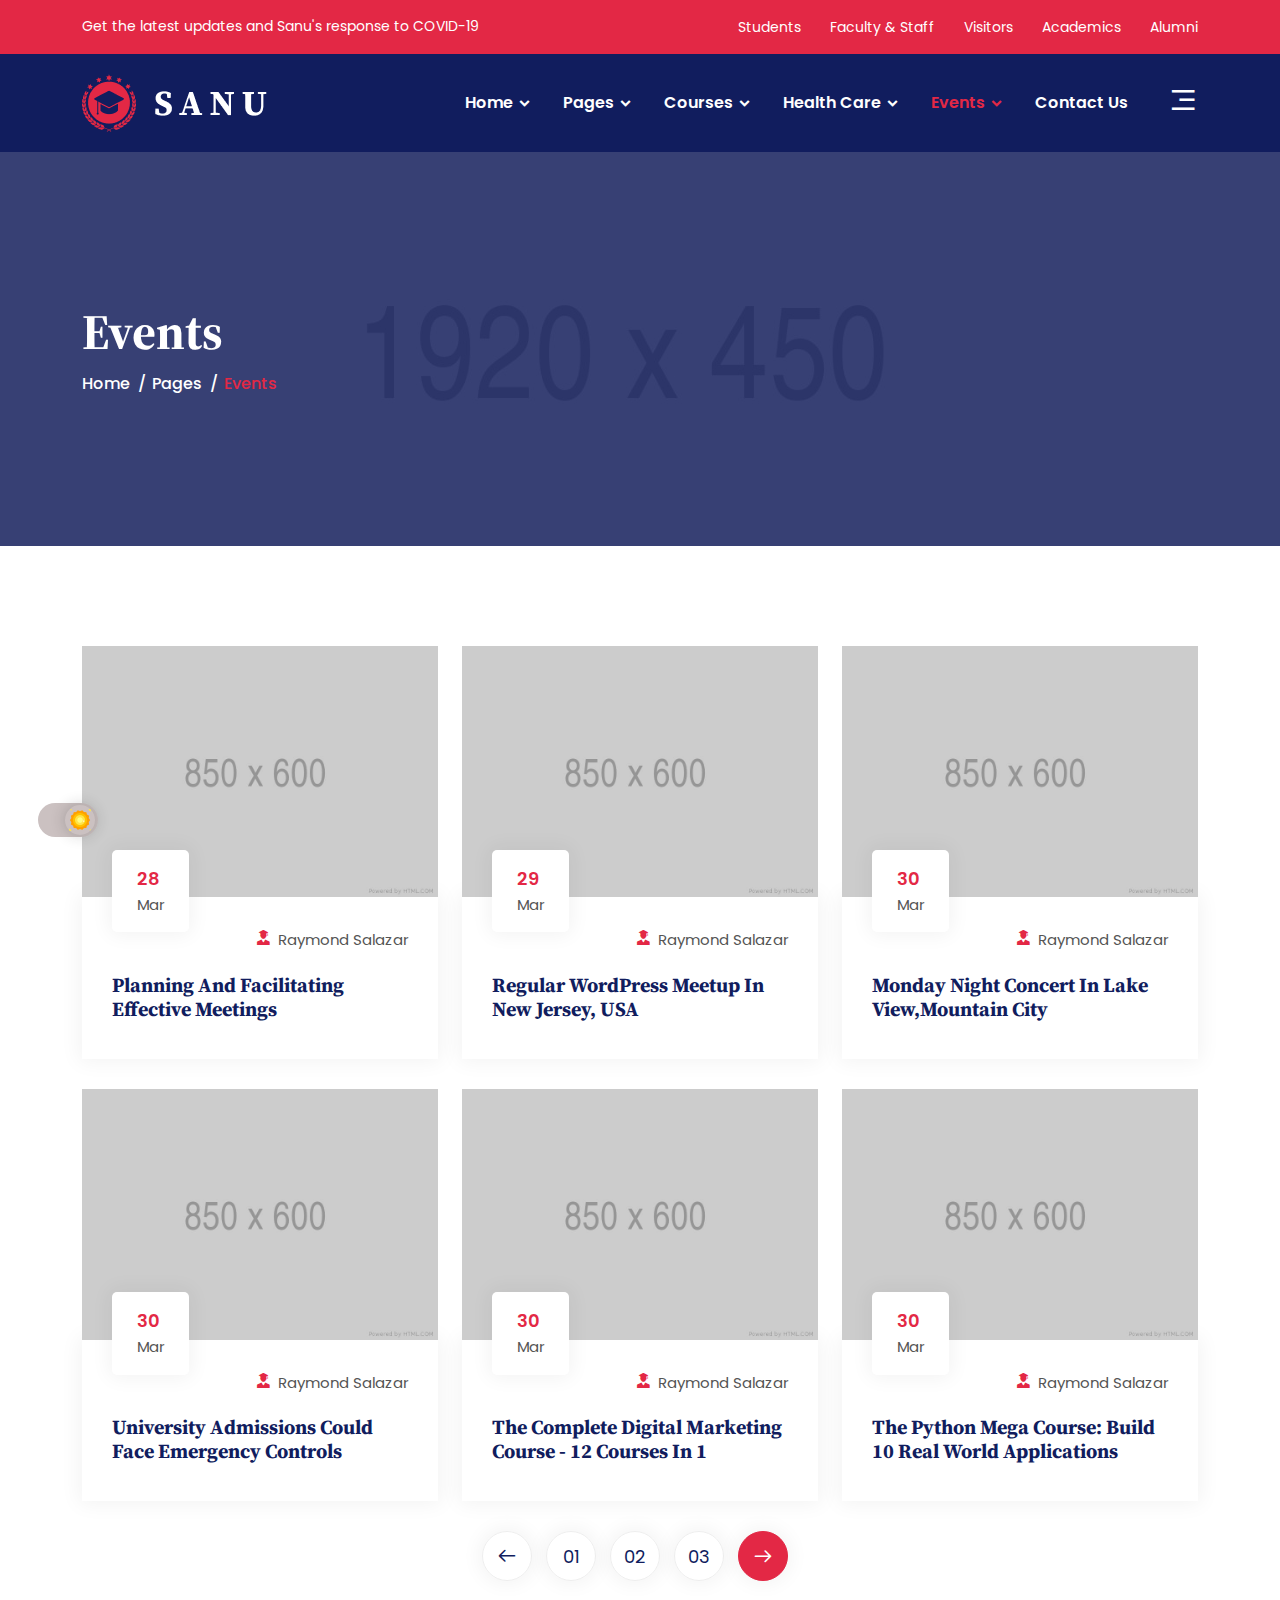
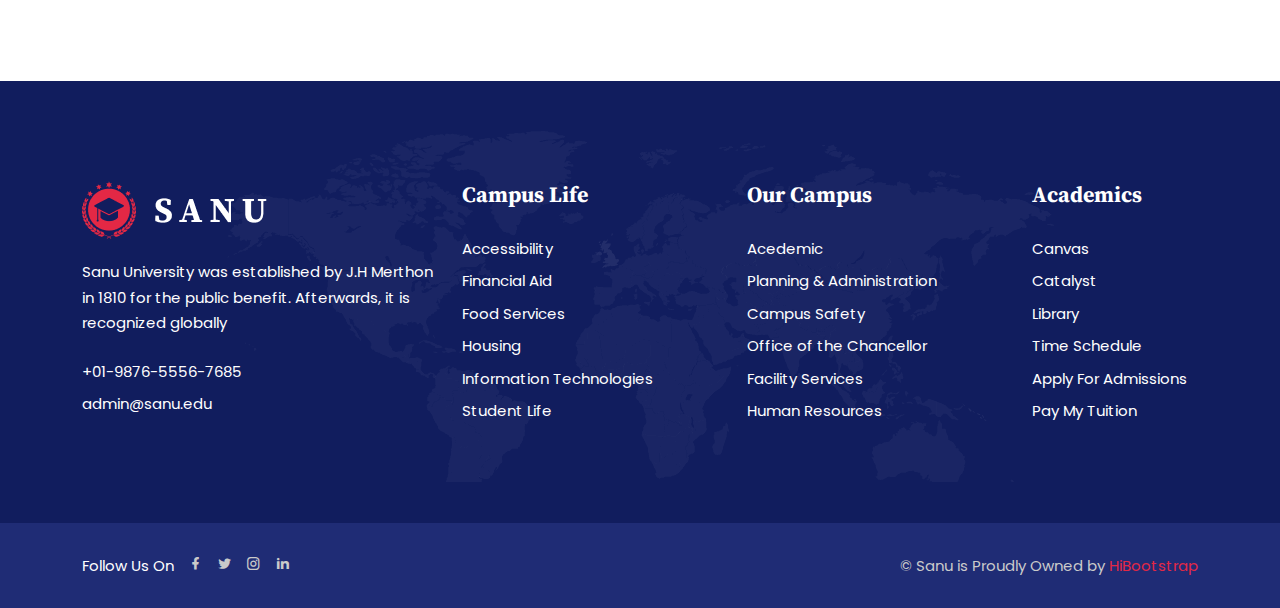
<file: events.html>
<!DOCTYPE html>
<html lang="zxx">
    <head>
        <meta charset="UTF-8">
        <meta http-equiv="X-UA-Compatible" content="IE=edge">
        <meta name="viewport" content="width=device-width, initial-scale=1.0">

        <!--Bootstrap Css-->
        <link rel="stylesheet" href="assets/css/bootstrap.min.css">
        <!--Meanmenu.css-->
        <link rel="stylesheet" href="assets/css/meanmenu.css">
        <!--Owl carousel-->
        <link rel="stylesheet" href="assets/css/owl.carousel.min.css">
        <!--Owl Theme-->
        <link rel="stylesheet" href="assets/css/owl.theme.default.min.css">
        <!--Magnific-popup-->
        <link rel="stylesheet" href="assets/css/magnific-popup.css">
        <!--Flaticon-->
        <link rel="stylesheet" href="assets/css/flaticon.css">
        <!--Remixicon-->
        <link rel="stylesheet" href="assets/css/remixicon.css">
        <!--Odometer-->
        <link rel="stylesheet" href="assets/css/odometer.min.css">
        <!--Aos css-->
        <link rel="stylesheet" href="assets/css/aos.css">
        <!--Style css-->
        <link rel="stylesheet" href="assets/css/style.css">
        <!--Dark css-->
        <link rel="stylesheet" href="assets/css/dark.css">
        <!--Responsive css-->
        <link rel="stylesheet" href="assets/css/responsive.css">

        <link rel="icon" type="image/png" href="assets/images/favicon.png">
        <title>Sanu - College University HTML Template</title>
    </head>
    <body>
        <!-- Start Preloader Area -->
        <div class="preloader-area">
            <div class="spinner">
                <div class="inner">
                    <div class="disc"></div>
                    <div class="disc"></div>
                    <div class="disc"></div>
                </div>
            </div>
        </div>
        <!-- End Preloader Area -->

        <!--Strat Top Header Area-->
        <div class="top-header-area">
            <div class="container">
                <div class="row align-items-center">
                    <div class="col-lg-6 col-md-6">
                        <div class="header-left-content">
                            <p>Get the latest updates and Sanu's response to COVID-19</p>
                        </div>
                    </div>
                    <div class="col-lg-6 col-md-6">                                        
                        <div class="header-right-content">
                            <div class="list">
                                <ul>
                                    <li><a href="graduate-admission.html">Students</a></li>
                                    <li><a href="campus-life.html">Faculty & Staff</a></li>
                                    <li><a href="admission.html">Visitors</a></li>
                                    <li><a href="academics.html">Academics</a></li>
                                    <li><a href="alumni.html">Alumni</a></li>
                                </ul>
                            </div>
                        </div>
                    </div>
                </div>
            </div>
        </div>
        <!--End Top Header Area-->

        <!-- Start Navbar Area --> 
        <div class="navbar-area nav-bg-1">
            <div class="mobile-responsive-nav">
                <div class="container">
                    <div class="mobile-responsive-menu">
                        <div class="logo">
                            <a href="index.html">
                                <img src="assets/images/logo.png" class="main-logo" lt="logo">
                                <img src="assets/images/white-logo.png" class="white-logo" alt="logo">
                            </a>
                        </div>
                    </div>
                </div>
            </div>

            <div class="desktop-nav">
                <div class="container">
                    <nav class="navbar navbar-expand-md navbar-light">
                        <a class="navbar-brand" href="index.html">
                            <img src="assets/images/white-logo.png" alt="logo">
                        </a>
                        <div class="collapse navbar-collapse mean-menu" id="navbarSupportedContent">
                            <ul class="navbar-nav ms-auto">
                                <li class="nav-item">
                                    <a href="#" class="nav-link dropdown-toggle">
                                        Home            
                                    </a>
                                    <ul class="dropdown-menu">
                                        <li class="nav-item">
                                            <a href="index.html" class="nav-link">Home One</a>
                                        </li>
                                        <li class="nav-item">
                                            <a href="index-2.html" class="nav-link">Home Two</a>
                                        </li>
                                        <li class="nav-item">
                                            <a href="index-3.html" class="nav-link">Home Three</a>
                                        </li>
                                    </ul>
                                </li>

                                <li class="nav-item">
                                    <a href="#" class="nav-link dropdown-toggle">
                                        Pages 
                                    </a>

                                    <ul class="dropdown-menu">
                                        <li class="nav-item">
                                            <a href="graduate-admission.html" class="nav-link">Graduate Admission</a>
                                        </li>
                                        <li class="nav-item">
                                            <a href="campus-life.html" class="nav-link">Campus Life</a>
                                        </li>

                                        

                                        <li class="nav-item">
                                            <a href="alumni.html" class="nav-link">Alumni</a>
                                        </li>

                                        <li class="nav-item">
                                            <a href="#" class="nav-link dropdown-toggle">
                                                Academics 
                                            </a>
        
                                            <ul class="dropdown-menu">
                                                <li class="nav-item">
                                                    <a href="academics.html" class="nav-link">Academics</a>
                                                </li>
        
                                                <li class="nav-item">
                                                    <a href="academics-details.html" class="nav-link">Academics Details</a>
                                                </li>
                                            </ul>
                                        </li>

                                        <li class="nav-item">
                                            <a href="#" class="nav-link dropdown-toggle">
                                                Latest News 
                                            </a>
        
                                            <ul class="dropdown-menu">
                                                <li class="nav-item">
                                                    <a href="latest-news.html" class="nav-link">Our Latest News</a>
                                                </li>
        
                                                <li class="nav-item">
                                                    <a href="news-details.html" class="nav-link">News Details</a>
                                                </li>
                                            </ul>
                                        </li>
                                        
                                        <li class="nav-item">
                                            <a href="faq.html" class="nav-link">FAQ</a>
                                        </li>
                                        <li class="nav-item">
                                            <a href="#" class="nav-link dropdown-toggle">
                                                Users 
                                            </a>
        
                                            <ul class="dropdown-menu">
                                                <li class="nav-item">
                                                    <a href="login.html" class="nav-link">Login</a>
                                                </li>
        
                                                <li class="nav-item">
                                                    <a href="register.html" class="nav-link">Register</a>
                                                </li>

                                                <li class="nav-item">
                                                    <a href="recover-password.html" class="nav-link">Recover Password</a>
                                                </li>
                                            </ul>
                                        </li>
                                        <li class="nav-item">
                                            <a href="privacy-policy.html" class="nav-link">Privacy Policy</a>
                                        </li>

                                        <li class="nav-item">
                                            <a href="terms-conditions.html" class="nav-link">Terms And Conditions</a>
                                        </li>

                                        <li class="nav-item">
                                            <a href="coming-soon.html" class="nav-link">Coming Soon</a>
                                        </li>
                                        
                                        <li class="nav-item">
                                            <a href="404.html" class="nav-link">404 Page</a>
                                        </li>
                                    </ul>
                                </li>

                                <li class="nav-item">
                                    <a href="#" class="nav-link dropdown-toggle">
                                        Courses            
                                    </a>

                                    <ul class="dropdown-menu">
                                        <li class="nav-item">
                                            <a href="courses.html" class="nav-link">Courses</a>
                                        </li>
                                        <li class="nav-item">
                                            <a href="courses-details.html" class="nav-link">Courses Details</a>
                                        </li>                 
                                    </ul>
                                </li>

                                <li class="nav-item">
                                    <a href="#" class="nav-link dropdown-toggle">
                                        Health Care  
                                    </a>

                                    <ul class="dropdown-menu">
                                        <li class="nav-item">
                                            <a href="health-care.html" class="nav-link">Health Care</a>
                                        </li>

                                        <li class="nav-item">
                                            <a href="health-care-details.html" class="nav-link">Health Care Details</a>
                                        </li>
                                    </ul>
                                </li>

                                <li class="nav-item">
                                    <a href="#" class="nav-link dropdown-toggle active">
                                        Events   
                                    </a>

                                    <ul class="dropdown-menu">
                                        <li class="nav-item">
                                            <a href="events.html" class="nav-link active">Events</a>
                                        </li>

                                        <li class="nav-item">
                                            <a href="events-details.html" class="nav-link">Events Details</a>
                                        </li>
                                    </ul>
                                </li>

                                <li class="nav-item">
                                    <a href="contact-us.html" class="nav-link">Contact Us</a>
                                </li>
                            </ul>

                            <div class="others-options">
                                <div class="icon">
                                    <i class="ri-menu-3-fill" data-bs-toggle="modal" data-bs-target="#sidebarModal"></i>
                                </div>
                            </div>
                        </div>
                    </nav>
                </div>
            </div>

            <div class="others-option-for-responsive">
                <div class="container">
                    <div class="dot-menu">
                        <div class="inner">
                            <div class="icon">
                                <i class="ri-menu-3-fill" data-bs-toggle="modal" data-bs-target="#sidebarModal"></i>
                            </div>
                        </div>
                    </div>
                </div>
            </div>
        </div>
        <!-- End Navbar Area -->

        <!-- Sidebar Modal -->
        <div class="sidebarModal modal right fade" id="sidebarModal" tabindex="-1" role="dialog">
            <div class="modal-dialog" role="document">
                <div class="modal-content">
                    <button type="button" class="close" data-bs-dismiss="modal"><i class="ri-close-line"></i></button>

                    <div class="modal-body">
                        <a href="index.html">
                            <img src="assets/images/logo.png" class="main-logo" alt="logo">
                            <img src="assets/images/white-logo.png" class="white-logo" alt="logo">
                        </a>
                        <div class="sidebar-content">
                            <h3>About Us</h3>
                            <p>Lorem ipsum dolor sit amet consectetur adipiscing elit sed do eiusmod tempor incididunt ut labore et dolore magna aliqua.</p>

                            <div class="sidebar-btn">
                                <a href="contact.html" class="default-btn">Let’s Talk</a>
                            </div>
                        </div>
                        <div class="sidebar-contact-info">
                            <h3>Contact Information</h3>

                            <ul class="info-list">
                                <li><i class="ri-phone-fill"></i> <a href="tel:9901234567">+990-123-4567</a></li>
                                
                                <li><i class="ri-mail-line"></i><a href="mailto:hello@sanu.com">hello@sanu.com</a></li>

                                <li><i class="ri-map-pin-line"></i> 413 North Las Vegas, NV 89032</li>
                            </ul>
                        </div>
                        <ul class="sidebar-social-list">
                            <li>
                                <a href="https://www.facebook.com" target="_blank"><i class="flaticon-facebook"></i></a>
                            </li>
                            <li>
                                <a href="https://www.twitter.com" target="_blank"><i class="flaticon-twitter"></i></a>
                            </li>
                            <li>
                                <a href="https://linkedin.com/?lang=en" target="_blank"><i class="flaticon-linkedin"></i></a>
                            </li>
                            <li>
                                <a href="https://instagram.com/?lang=en" target="_blank"><i class="flaticon-instagram"></i></a>
                            </li>
                        </ul>
                        <div class="contact-form">
                            <h3>Ready to Get Started?</h3>

                            <form id="contactForm">
                                <div class="row">
                                    <div class="col-lg-12 col-md-6">
                                        <div class="form-group">
                                            <input type="text" name="name" class="form-control" required data-error="Please enter your name" placeholder="Your name">
                                            <div class="help-block with-errors"></div>
                                        </div>
                                    </div>

                                    <div class="col-lg-12 col-md-6">
                                        <div class="form-group">
                                            <input type="email" name="email" class="form-control" required data-error="Please enter your email" placeholder="Your email address">
                                            <div class="help-block with-errors"></div>
                                        </div>
                                    </div>

                                    <div class="col-lg-12 col-md-12">
                                        <div class="form-group">
                                            <input type="text" name="phone_number" class="form-control" required data-error="Please enter your phone number" placeholder="Your phone number">
                                            <div class="help-block with-errors"></div>
                                        </div>
                                    </div>

                                    <div class="col-lg-12 col-md-12">
                                        <div class="form-group">
                                            <textarea name="message" class="form-control" cols="30" rows="6" required data-error="Please enter your message" placeholder="Write your message..."></textarea>
                                            <div class="help-block with-errors"></div>
                                        </div>
                                    </div>

                                    <div class="col-lg-12 col-md-12">
                                        <button type="submit" class="default-btn">Send Message<span></span></button>
                                        <div id="msgSubmit" class="h3 text-center hidden"></div>
                                        <div class="clearfix"></div>
                                    </div>
                                </div>
                            </form>
                        </div>
                    </div>
                </div>
            </div>
        </div>
        <!-- End Sidebar Modal -->

        <!--Start Page Banner-->
        <div class="page-banner-area bg-2">
            <div class="container">
                <div class="page-banner-content">
                    <h1>Events</h1>
                    <ul>
                        <li><a href="index.html">Home</a></li>
                        <li>Pages</li>
                        <li>Events</li>
                    </ul>
                </div>
            </div>
        </div>
        <!--End Page Banner-->

        <!--Start Events Area-->
        <div class="events-area pt-100 pb-70">
            <div class="container">
                <div class="row justify-content-center">
                    <div class="col-lg-4 col-md-6">
                        <div class="single-events-card style-4">
                            <div class="events-image">
                                <a href="events-details.html"><img src="assets/images/events/events-1.jpg" alt="Image"></a>
                                <div class="date">
                                    <span>28</span>
                                    <p>Mar</p>
                                </div>
                            </div>
                            <div class="events-content">
                                <div class="admin">
                                    <p><a href="events-details.html"><i class="flaticon-student-with-graduation-cap"></i>Raymond Salazar</a></p>
                                </div>
                                <a href="events-details.html"><h3>Planning And Facilitating Effective Meetings</h3></a>
                            </div>
                        </div>
                    </div>
                    <div class="col-lg-4 col-md-6">
                        <div class="single-events-card style-4">
                            <div class="events-image">
                                <a href="events-details.html"><img src="assets/images/events/events-2.jpg" alt="Image"></a>
                                <div class="date">
                                    <span>29</span>
                                    <p>Mar</p>
                                </div>
                            </div>
                            <div class="events-content">
                                <div class="admin">
                                    <p><a href="events-details.html"><i class="flaticon-student-with-graduation-cap"></i>Raymond Salazar</a></p>
                                </div>
                                <a href="events-details.html"><h3>Regular WordPress Meetup In New Jersey, USA</h3></a>
                            </div>
                        </div>
                    </div>
                    <div class="col-lg-4 col-md-6">
                        <div class="single-events-card style-4">
                            <div class="events-image">
                                <a href="events-details.html"><img src="assets/images/events/events-3.jpg" alt="Image"></a>
                                <div class="date">
                                    <span>30</span>
                                    <p>Mar</p>
                                </div>
                            </div>
                            <div class="events-content">
                                <div class="admin">
                                    <p><a href="events-details.html"><i class="flaticon-student-with-graduation-cap"></i>Raymond Salazar</a></p>
                                </div>
                                <a href="events-details.html"><h3>Monday Night Concert In Lake View,Mountain City</h3></a>
                            </div>
                        </div>
                    </div>
                    <div class="col-lg-4 col-md-6">
                        <div class="single-events-card style-4">
                            <div class="events-image">
                                <a href="events-details.html"><img src="assets/images/events/events-4.jpg" alt="Image"></a>
                                <div class="date">
                                    <span>30</span>
                                    <p>Mar</p>
                                </div>
                            </div>
                            <div class="events-content">
                                <div class="admin">
                                    <p><a href="events-details.html"><i class="flaticon-student-with-graduation-cap"></i>Raymond Salazar</a></p>
                                </div>
                                <a href="events-details.html"><h3>University Admissions Could Face Emergency Controls</h3></a>
                            </div>
                        </div>
                    </div>
                    <div class="col-lg-4 col-md-6">
                        <div class="single-events-card style-4">
                            <div class="events-image">
                                <a href="events-details.html"><img src="assets/images/events/events-5.jpg" alt="Image"></a>
                                <div class="date">
                                    <span>30</span>
                                    <p>Mar</p>
                                </div>
                            </div>
                            <div class="events-content">
                                <div class="admin">
                                    <p><a href="events-details.html"><i class="flaticon-student-with-graduation-cap"></i>Raymond Salazar</a></p>
                                </div>
                                <a href="events-details.html"><h3>The Complete Digital Marketing Course - 12 Courses In 1</h3></a>
                            </div>
                        </div>
                    </div>
                    <div class="col-lg-4 col-md-6">
                        <div class="single-events-card style-4">
                            <div class="events-image">
                                <a href="events-details.html"><img src="assets/images/events/events-6.jpg" alt="Image"></a>
                                <div class="date">
                                    <span>30</span>
                                    <p>Mar</p>
                                </div>
                            </div>
                            <div class="events-content">
                                <div class="admin">
                                    <p><a href="events-details.html"><i class="flaticon-student-with-graduation-cap"></i>Raymond Salazar</a></p>
                                </div>
                                <a href="events-details.html"><h3>The Python Mega Course: Build 10 Real World Applications</h3></a>
                            </div>
                        </div>
                    </div>
                </div>
                <div class="paginations">
                    <ul>
                        <li><a href="events-details.html"><i class="flaticon-back"></i></a></li>
                        <li><a href="events-details.html">01</a></li>
                        <li><a href="events-details.html">02</a></li>
                        <li><a href="events-details.html">03</a></li>
                        <li><a href="events.html" class="active"><i class="flaticon-next"></i></a></li>
                    </ul>
                </div>
            </div>
        </div>
        <!--End Events Area-->

        <!--Start Footer Area-->
        <div class="footer-area pt-100 pb-70">
            <div class="container">
                <div class="row">
                    <div class="col-lg-4 col-sm-6">
                        <div class="footer-logo-area">
                            <a href="index.html"><img src="assets/images/white-logo.png" alt="Image"></a>
                            <p>Sanu University was established by J.H Merthon in 1810 for the public benefit. Afterwards, it is recognized globally</p>
                            <div class="contact-list">
                                <ul>
                                    <li><a href="tel:+01987655567685">+01-9876-5556-7685
                                    </a></li>
                                    <li><a href="mailto:admin@sanu.edu">admin@sanu.edu</a></li>
                                </ul>
                            </div>
                        </div>
                    </div>
                    <div class="col-lg-3 col-sm-6">
                        <div class="footer-widjet">
                            <h3>Campus Life</h3>
                            <div class="list">
                                <ul>
                                    <li><a href="campus-life.html">Accessibility</a></li>
                                    <li><a href="campus-life.html">Financial Aid</a></li>
                                    <li><a href="campus-life.html">Food Services</a></li>
                                    <li><a href="campus-life.html">Housing</a></li>
                                    <li><a href="campus-life.html">Information Technologies</a></li>
                                    <li><a href="campus-life.html">Student Life</a></li>
                                </ul>
                            </div>
                        </div>
                    </div>
                    <div class="col-lg-3 col-sm-6">
                        <div class="footer-widjet">
                            <h3>Our Campus</h3>
                            <div class="list">
                                <ul>
                                    <li><a href="campus-life.html">Acedemic</a></li>
                                    <li><a href="campus-life.html">Planning & Administration</a></li>
                                    <li><a href="campus-life.html">Campus Safety</a></li>
                                    <li><a href="campus-life.html">Office of the Chancellor</a></li>
                                    <li><a href="campus-life.html">Facility Services</a></li>
                                    <li><a href="campus-life.html">Human Resources</a></li>
                                </ul>
                            </div>
                        </div>
                    </div>
                    <div class="col-lg-2 col-sm-6">
                        <div class="footer-widjet">
                            <h3>Academics</h3>
                            <div class="list">
                                <ul>
                                    <li><a href="academics.html">Canvas</a></li>
                                    <li><a href="academics.html">Catalyst</a></li>
                                    <li><a href="academics.html">Library</a></li>
                                    <li><a href="academics.html">Time Schedule</a></li>
                                    <li><a href="academics.html">Apply For Admissions</a></li>
                                    <li><a href="academics.html">Pay My Tuition</a></li>
                                </ul>
                            </div>
                        </div>
                    </div>
                </div>
                <div class="shape">
                    <img src="assets/images/shape-1.png" alt="Image">
                </div>
            </div>
        </div>
        <!--End Footer Area-->

        <!--Start Copyright Area-->
        <div class="copyright-area">
            <div class="container">
                <div class="copyright">
                    <div class="row">
                        <div class="col-lg-6 col-md-4">
                            <div class="social-content">
                                <ul>
                                    <li><span>Follow Us On</span></li>
                                    <li>
                                        <a href="https://www.facebook.com" target="_blank"><i class="ri-facebook-fill"></i></a>
                                    </li>
                                    <li>
                                        <a href="https://www.twitter.com" target="_blank"><i class="ri-twitter-fill"></i></a>
                                    </li>
                                    <li>
                                        <a href="https://instagram.com/?lang=en" target="_blank"><i class="ri-instagram-line"></i></a>
                                    </li>
                                    <li>
                                        <a href="https://linkedin.com/?lang=en" target="_blank"><i class="ri-linkedin-fill"></i></a>
                                    </li>
                                </ul>
                            </div>
                        </div>
                        <div class="col-lg-6 col-md-8">
                            <div class="copy">
                                <p>© Sanu is Proudly Owned by <a href="https://hibootstrap.com/" target="_blank">HiBootstrap</a></p>
                            </div>
                        </div>
                    </div>
                </div>
            </div>
        </div>
        <!--End Copyright Area-->

        <!-- Start Go Top Area -->
        <div class="go-top">
            <i class="ri-arrow-up-s-line"></i>
            <i class="ri-arrow-up-s-line"></i>
        </div>
        <!-- End Go Top Area -->
        
        <!-- Jquery js -->
        <script src="assets/js/jquery.min.js"></script>
        <!-- Bootstrap bundle js -->
        <script src="assets/js/bootstrap.bundle.min.js"></script>
        <!-- Meanmenu js -->
        <script src="assets/js/jquery.meanmenu.js"></script>
        <!-- Owl Carosel js -->
        <script src="assets/js/owl.carousel.min.js"></script>
        <!-- Owl Carosel Thumbs js -->
        <script src="assets/js/carousel-thumbs.min.js"></script>
        <!-- Magnific popup js -->
        <script src="assets/js/jquery.magnific-popup.js"></script>
        <!-- Aos js -->
        <script src="assets/js/aos.js"></script>
        <!-- Odometer js -->    
        <script src="assets/js/odometer.min.js"></script>
        <!-- Appear js -->  
        <script src="assets/js/appear.min.js"></script> 
        <!-- Form Validator js -->    
        <script src="assets/js/form-validator.min.js"></script>
        <!-- Contact Form Script js -->    
        <script src="assets/js/contact-form-script.js"></script>
        <!-- Ajaxchimp js -->    
        <script src="assets/js/ajaxchimp.min.js"></script>
        <!--Custom js-->
        <script src="assets/js/custom.js"></script>
    </body>
</html>
</file>
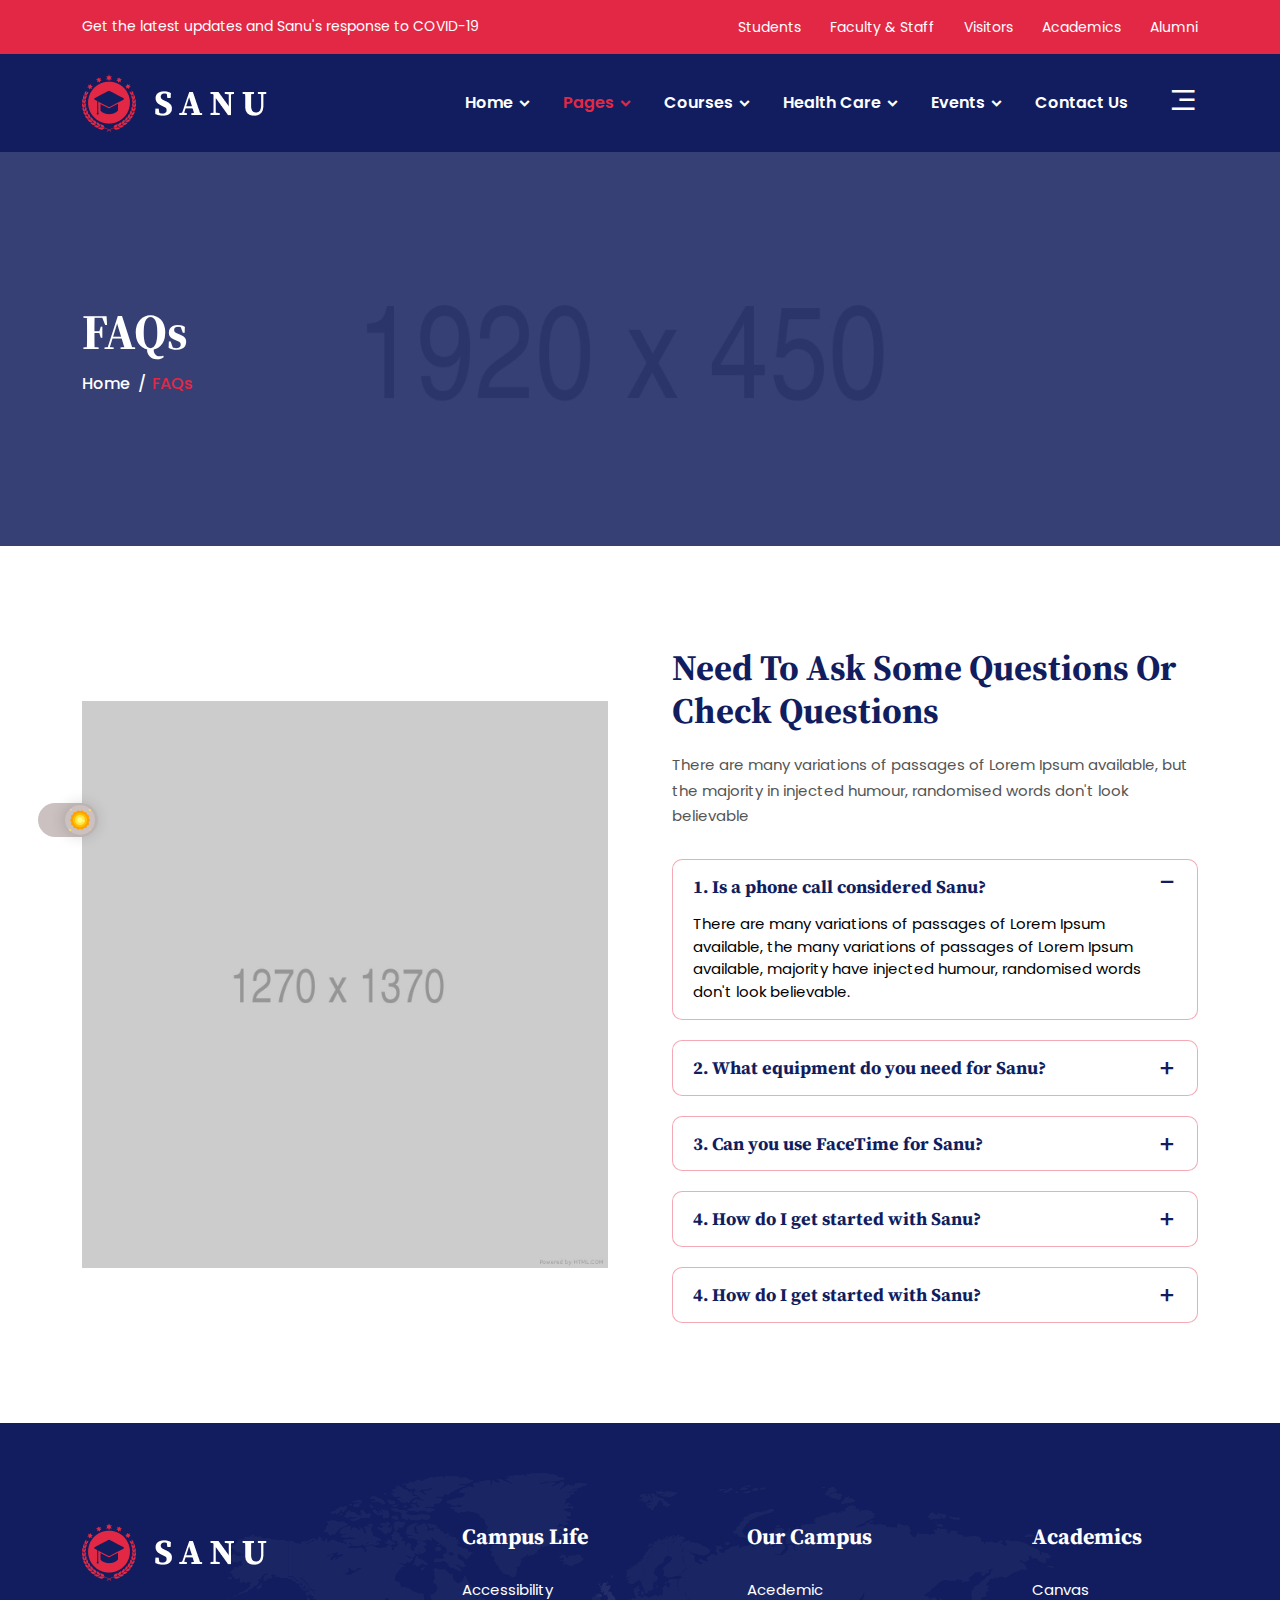
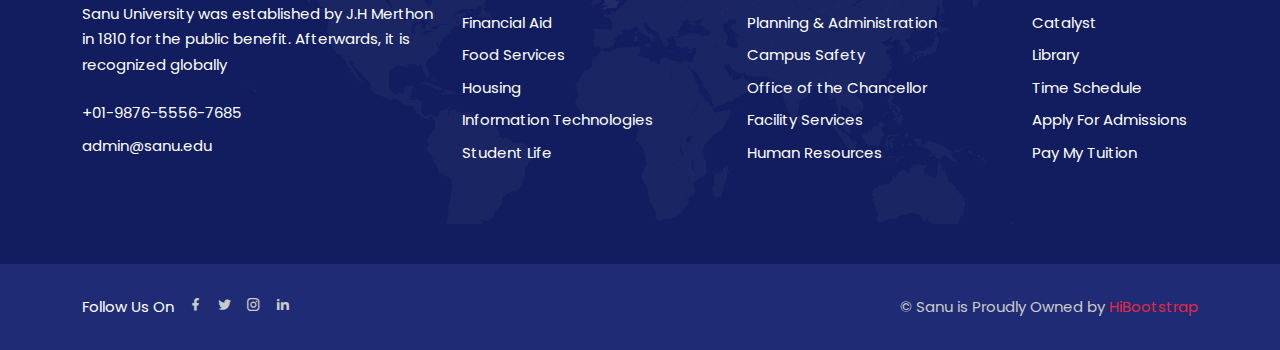
<file: faq.html>
<!DOCTYPE html>
<html lang="zxx">
    <head>
        <meta charset="UTF-8">
        <meta http-equiv="X-UA-Compatible" content="IE=edge">
        <meta name="viewport" content="width=device-width, initial-scale=1.0">

        <!--Bootstrap Css-->
        <link rel="stylesheet" href="assets/css/bootstrap.min.css">
        <!--Meanmenu.css-->
        <link rel="stylesheet" href="assets/css/meanmenu.css">
        <!--Owl carousel-->
        <link rel="stylesheet" href="assets/css/owl.carousel.min.css">
        <!--Owl Theme-->
        <link rel="stylesheet" href="assets/css/owl.theme.default.min.css">
        <!--Magnific-popup-->
        <link rel="stylesheet" href="assets/css/magnific-popup.css">
        <!--Flaticon-->
        <link rel="stylesheet" href="assets/css/flaticon.css">
        <!--Remixicon-->
        <link rel="stylesheet" href="assets/css/remixicon.css">
        <!--Odometer-->
        <link rel="stylesheet" href="assets/css/odometer.min.css">
        <!--Aos css-->
        <link rel="stylesheet" href="assets/css/aos.css">
        <!--Style css-->
        <link rel="stylesheet" href="assets/css/style.css">
        <!--Dark css-->
        <link rel="stylesheet" href="assets/css/dark.css">
        <!--Responsive css-->
        <link rel="stylesheet" href="assets/css/responsive.css">

        <link rel="icon" type="image/png" href="assets/images/favicon.png">
        <title>Sanu - College University HTML Template</title>
    </head>
    <body>
        <!-- Start Preloader Area -->
        <div class="preloader-area">
            <div class="spinner">
                <div class="inner">
                    <div class="disc"></div>
                    <div class="disc"></div>
                    <div class="disc"></div>
                </div>
            </div>
        </div>
        <!-- End Preloader Area -->

        <!--Strat Top Header Area-->
        <div class="top-header-area">
            <div class="container">
                <div class="row align-items-center">
                    <div class="col-lg-6 col-md-6">
                        <div class="header-left-content">
                            <p>Get the latest updates and Sanu's response to COVID-19</p>
                        </div>
                    </div>
                    <div class="col-lg-6 col-md-6">                                        
                        <div class="header-right-content">
                            <div class="list">
                                <ul>
                                    <li><a href="graduate-admission.html">Students</a></li>
                                    <li><a href="campus-life.html">Faculty & Staff</a></li>
                                    <li><a href="admission.html">Visitors</a></li>
                                    <li><a href="academics.html">Academics</a></li>
                                    <li><a href="alumni.html">Alumni</a></li>
                                </ul>
                            </div>
                        </div>
                    </div>
                </div>
            </div>
        </div>
        <!--End Top Header Area-->

        <!-- Start Navbar Area --> 
        <div class="navbar-area nav-bg-1">
            <div class="mobile-responsive-nav">
                <div class="container">
                    <div class="mobile-responsive-menu">
                        <div class="logo">
                            <a href="index.html">
                                <img src="assets/images/logo.png" class="main-logo" lt="logo">
                                <img src="assets/images/white-logo.png" class="white-logo" alt="logo">
                            </a>
                        </div>
                    </div>
                </div>
            </div>

            <div class="desktop-nav">
                <div class="container">
                    <nav class="navbar navbar-expand-md navbar-light">
                        <a class="navbar-brand" href="index.html">
                            <img src="assets/images/white-logo.png" alt="logo">
                        </a>
                        <div class="collapse navbar-collapse mean-menu" id="navbarSupportedContent">
                            <ul class="navbar-nav ms-auto">
                                <li class="nav-item">
                                    <a href="#" class="nav-link dropdown-toggle">
                                        Home            
                                    </a>
                                    <ul class="dropdown-menu">
                                        <li class="nav-item">
                                            <a href="index.html" class="nav-link">Home One</a>
                                        </li>
                                        <li class="nav-item">
                                            <a href="index-2.html" class="nav-link">Home Two</a>
                                        </li>
                                        <li class="nav-item">
                                            <a href="index-3.html" class="nav-link">Home Three</a>
                                        </li>
                                    </ul>
                                </li>

                                <li class="nav-item">
                                    <a href="#" class="nav-link dropdown-toggle active">
                                        Pages 
                                    </a>

                                    <ul class="dropdown-menu">
                                        <li class="nav-item">
                                            <a href="graduate-admission.html" class="nav-link">Graduate Admission</a>
                                        </li>
                                        <li class="nav-item">
                                            <a href="campus-life.html" class="nav-link">Campus Life</a>
                                        </li>

                                        

                                        <li class="nav-item">
                                            <a href="alumni.html" class="nav-link">Alumni</a>
                                        </li>

                                        <li class="nav-item">
                                            <a href="#" class="nav-link dropdown-toggle">
                                                Academics 
                                            </a>
        
                                            <ul class="dropdown-menu">
                                                <li class="nav-item">
                                                    <a href="academics.html" class="nav-link">Academics</a>
                                                </li>
        
                                                <li class="nav-item">
                                                    <a href="academics-details.html" class="nav-link">Academics Details</a>
                                                </li>
                                            </ul>
                                        </li>

                                        <li class="nav-item">
                                            <a href="#" class="nav-link dropdown-toggle">
                                                Latest News 
                                            </a>
        
                                            <ul class="dropdown-menu">
                                                <li class="nav-item">
                                                    <a href="latest-news.html" class="nav-link">Our Latest News</a>
                                                </li>
        
                                                <li class="nav-item">
                                                    <a href="news-details.html" class="nav-link">News Details</a>
                                                </li>
                                            </ul>
                                        </li>
                                        
                                        <li class="nav-item">
                                            <a href="faq.html" class="nav-link active">FAQ</a>
                                        </li>
                                        <li class="nav-item">
                                            <a href="#" class="nav-link dropdown-toggle">
                                                Users 
                                            </a>
        
                                            <ul class="dropdown-menu">
                                                <li class="nav-item">
                                                    <a href="login.html" class="nav-link">Login</a>
                                                </li>
        
                                                <li class="nav-item">
                                                    <a href="register.html" class="nav-link">Register</a>
                                                </li>

                                                <li class="nav-item">
                                                    <a href="recover-password.html" class="nav-link">Recover Password</a>
                                                </li>
                                            </ul>
                                        </li>
                                        <li class="nav-item">
                                            <a href="privacy-policy.html" class="nav-link">Privacy Policy</a>
                                        </li>

                                        <li class="nav-item">
                                            <a href="terms-conditions.html" class="nav-link">Terms And Conditions</a>
                                        </li>

                                        <li class="nav-item">
                                            <a href="coming-soon.html" class="nav-link">Coming Soon</a>
                                        </li>
                                        
                                        <li class="nav-item">
                                            <a href="404.html" class="nav-link">404 Page</a>
                                        </li>
                                    </ul>
                                </li>

                                <li class="nav-item">
                                    <a href="#" class="nav-link dropdown-toggle">
                                        Courses            
                                    </a>

                                    <ul class="dropdown-menu">
                                        <li class="nav-item">
                                            <a href="courses.html" class="nav-link">Courses</a>
                                        </li>
                                        <li class="nav-item">
                                            <a href="courses-details.html" class="nav-link">Courses Details</a>
                                        </li>                 
                                    </ul>
                                </li>

                                <li class="nav-item">
                                    <a href="#" class="nav-link dropdown-toggle">
                                        Health Care  
                                    </a>

                                    <ul class="dropdown-menu">
                                        <li class="nav-item">
                                            <a href="health-care.html" class="nav-link">Health Care</a>
                                        </li>

                                        <li class="nav-item">
                                            <a href="health-care-details.html" class="nav-link">Health Care Details</a>
                                        </li>
                                    </ul>
                                </li>

                                <li class="nav-item">
                                    <a href="#" class="nav-link dropdown-toggle">
                                        Events   
                                    </a>

                                    <ul class="dropdown-menu">
                                        <li class="nav-item">
                                            <a href="events.html" class="nav-link">Events</a>
                                        </li>

                                        <li class="nav-item">
                                            <a href="events-details.html" class="nav-link">Events Details</a>
                                        </li>
                                    </ul>
                                </li>

                                <li class="nav-item">
                                    <a href="contact-us.html" class="nav-link">Contact Us</a>
                                </li>
                            </ul>

                            <div class="others-options">
                                <div class="icon">
                                    <i class="ri-menu-3-fill" data-bs-toggle="modal" data-bs-target="#sidebarModal"></i>
                                </div>
                            </div>
                        </div>
                    </nav>
                </div>
            </div>

            <div class="others-option-for-responsive">
                <div class="container">
                    <div class="dot-menu">
                        <div class="inner">
                            <div class="icon">
                                <i class="ri-menu-3-fill" data-bs-toggle="modal" data-bs-target="#sidebarModal"></i>
                            </div>
                        </div>
                    </div>
                </div>
            </div>
        </div>
        <!-- End Navbar Area -->

        <!-- Sidebar Modal -->
        <div class="sidebarModal modal right fade" id="sidebarModal" tabindex="-1" role="dialog">
            <div class="modal-dialog" role="document">
                <div class="modal-content">
                    <button type="button" class="close" data-bs-dismiss="modal"><i class="ri-close-line"></i></button>

                    <div class="modal-body">
                        <a href="index.html">
                            <img src="assets/images/logo.png" class="main-logo" alt="logo">
                            <img src="assets/images/white-logo.png" class="white-logo" alt="logo">
                        </a>
                        <div class="sidebar-content">
                            <h3>About Us</h3>
                            <p>Lorem ipsum dolor sit amet consectetur adipiscing elit sed do eiusmod tempor incididunt ut labore et dolore magna aliqua.</p>

                            <div class="sidebar-btn">
                                <a href="contact.html" class="default-btn">Let’s Talk</a>
                            </div>
                        </div>
                        <div class="sidebar-contact-info">
                            <h3>Contact Information</h3>

                            <ul class="info-list">
                                <li><i class="ri-phone-fill"></i> <a href="tel:9901234567">+990-123-4567</a></li>
                                
                                <li><i class="ri-mail-line"></i><a href="mailto:hello@sanu.com">hello@sanu.com</a></li>

                                <li><i class="ri-map-pin-line"></i> 413 North Las Vegas, NV 89032</li>
                            </ul>
                        </div>
                        <ul class="sidebar-social-list">
                            <li>
                                <a href="https://www.facebook.com" target="_blank"><i class="flaticon-facebook"></i></a>
                            </li>
                            <li>
                                <a href="https://www.twitter.com" target="_blank"><i class="flaticon-twitter"></i></a>
                            </li>
                            <li>
                                <a href="https://linkedin.com/?lang=en" target="_blank"><i class="flaticon-linkedin"></i></a>
                            </li>
                            <li>
                                <a href="https://instagram.com/?lang=en" target="_blank"><i class="flaticon-instagram"></i></a>
                            </li>
                        </ul>
                        <div class="contact-form">
                            <h3>Ready to Get Started?</h3>

                            <form id="contactForm">
                                <div class="row">
                                    <div class="col-lg-12 col-md-6">
                                        <div class="form-group">
                                            <input type="text" name="name" class="form-control" required data-error="Please enter your name" placeholder="Your name">
                                            <div class="help-block with-errors"></div>
                                        </div>
                                    </div>

                                    <div class="col-lg-12 col-md-6">
                                        <div class="form-group">
                                            <input type="email" name="email" class="form-control" required data-error="Please enter your email" placeholder="Your email address">
                                            <div class="help-block with-errors"></div>
                                        </div>
                                    </div>

                                    <div class="col-lg-12 col-md-12">
                                        <div class="form-group">
                                            <input type="text" name="phone_number" class="form-control" required data-error="Please enter your phone number" placeholder="Your phone number">
                                            <div class="help-block with-errors"></div>
                                        </div>
                                    </div>

                                    <div class="col-lg-12 col-md-12">
                                        <div class="form-group">
                                            <textarea name="message" class="form-control" cols="30" rows="6" required data-error="Please enter your message" placeholder="Write your message..."></textarea>
                                            <div class="help-block with-errors"></div>
                                        </div>
                                    </div>

                                    <div class="col-lg-12 col-md-12">
                                        <button type="submit" class="default-btn">Send Message<span></span></button>
                                        <div id="msgSubmit" class="h3 text-center hidden"></div>
                                        <div class="clearfix"></div>
                                    </div>
                                </div>
                            </form>
                        </div>
                    </div>
                </div>
            </div>
        </div>
        <!-- End Sidebar Modal -->

        <!--Start Page Banner-->
        <div class="page-banner-area bg-2">
            <div class="container">
                <div class="page-banner-content">
                    <h1>FAQs</h1>
                    <ul>
                        <li><a href="index.html">Home</a></li>
                        <li>FAQs</li>
                    </ul>
                </div>
            </div>
        </div>
        <!--End Page Banner-->

        <!--Start Faq Area-->
        <div class="faq-area ptb-100">
            <div class="container">
                <div class="row align-items-center">
                    
                    <div class="col-lg-6">
                        <div class="faq-image pr-20">
                            <img src="assets/images/faq-img.jpg" alt="Image">
                        </div>
                    </div>
                    <div class="col-lg-6">
                        <div class="faq-left-content pl-20">
                            <div class="faq-title">
                                <h2>Need To Ask Some Questions Or Check Questions</h2>
                                <p>There are many variations of passages of Lorem Ipsum available, but the majority in injected humour, randomised words don't look believable</p>
                            </div>
                            <div class="accordion" id="accordionExample">
                                <div class="accordion-item">
                                  <h2 class="accordion-header" id="headingOne">
                                    <button class="accordion-button" type="button" data-bs-toggle="collapse" data-bs-target="#collapseOne" aria-expanded="true" aria-controls="collapseOne">
                                        1. Is a phone call considered Sanu?
                                    </button>
                                  </h2>
                                  <div id="collapseOne" class="accordion-collapse collapse show" aria-labelledby="headingOne" data-bs-parent="#accordionExample">
                                    <div class="accordion-body">
                                        There are many variations of passages of Lorem Ipsum available, the
                                        many variations of passages of Lorem Ipsum available, majority have
                                        injected humour, randomised words don't look believable.
                                    </div>
                                  </div>
                                </div>
                                <div class="accordion-item">
                                  <h2 class="accordion-header" id="headingTwo">
                                    <button class="accordion-button collapsed" type="button" data-bs-toggle="collapse" data-bs-target="#collapseTwo" aria-expanded="false" aria-controls="collapseTwo">
                                        2. What equipment do you need for Sanu?
                                    </button>
                                  </h2>
                                  <div id="collapseTwo" class="accordion-collapse collapse" aria-labelledby="headingTwo" data-bs-parent="#accordionExample">
                                    <div class="accordion-body">
                                        There are many variations of passages of Lorem Ipsum available, the
                                        many variations of passages of Lorem Ipsum available, majority have
                                        injected humour, randomised words don't look believable.
                                    </div>
                                  </div>
                                </div>
                                <div class="accordion-item">
                                  <h2 class="accordion-header" id="headingThree">
                                    <button class="accordion-button collapsed" type="button" data-bs-toggle="collapse" data-bs-target="#collapseThree" aria-expanded="false" aria-controls="collapseThree">
                                        3. Can you use FaceTime for Sanu?
                                    </button>
                                  </h2>
                                  <div id="collapseThree" class="accordion-collapse collapse" aria-labelledby="headingThree" data-bs-parent="#accordionExample">
                                    <div class="accordion-body">
                                        There are many variations of passages of Lorem Ipsum available, the
                                        many variations of passages of Lorem Ipsum available, majority have
                                        injected humour, randomised words don't look believable.
                                    </div>
                                  </div>
                                </div>
                                <div class="accordion-item">
                                    <h2 class="accordion-header" id="headingFour">
                                      <button class="accordion-button collapsed" type="button" data-bs-toggle="collapse" data-bs-target="#collapseFour" aria-expanded="false" aria-controls="collapseFour">
                                        4. How do I get started with Sanu?
                                      </button>
                                    </h2>
                                        <div id="collapseFour" class="accordion-collapse collapse" aria-labelledby="headingFour" data-bs-parent="#accordionExample">
                                        <div class="accordion-body">
                                            There are many variations of passages of Lorem Ipsum available, the
                                            many variations of passages of Lorem Ipsum available, majority have
                                            injected humour, randomised words don't look believable.
                                        </div>
                                    </div>
                                </div>
                                <div class="accordion-item">
                                    <h2 class="accordion-header" id="headingFive">
                                      <button class="accordion-button collapsed" type="button" data-bs-toggle="collapse" data-bs-target="#collapseFive" aria-expanded="false" aria-controls="collapseFive">
                                        4. How do I get started with Sanu?
                                      </button>
                                    </h2>
                                        <div id="collapseFive" class="accordion-collapse collapse" aria-labelledby="headingFive" data-bs-parent="#accordionExample">
                                        <div class="accordion-body">
                                            There are many variations of passages of Lorem Ipsum available, the
                                            many variations of passages of Lorem Ipsum available, majority have
                                            injected humour, randomised words don't look believable.
                                        </div>
                                    </div>
                                </div>
                            </div>
                        </div>
                    </div>
                </div>
            </div>
        </div>
        <!--End Faq Area-->

        <!--Start Footer Area-->
        <div class="footer-area pt-100 pb-70">
            <div class="container">
                <div class="row">
                    <div class="col-lg-4 col-sm-6">
                        <div class="footer-logo-area">
                            <a href="index.html"><img src="assets/images/white-logo.png" alt="Image"></a>
                            <p>Sanu University was established by J.H Merthon in 1810 for the public benefit. Afterwards, it is recognized globally</p>
                            <div class="contact-list">
                                <ul>
                                    <li><a href="tel:+01987655567685">+01-9876-5556-7685
                                    </a></li>
                                    <li><a href="mailto:admin@sanu.edu">admin@sanu.edu</a></li>
                                </ul>
                            </div>
                        </div>
                    </div>
                    <div class="col-lg-3 col-sm-6">
                        <div class="footer-widjet">
                            <h3>Campus Life</h3>
                            <div class="list">
                                <ul>
                                    <li><a href="campus-life.html">Accessibility</a></li>
                                    <li><a href="campus-life.html">Financial Aid</a></li>
                                    <li><a href="campus-life.html">Food Services</a></li>
                                    <li><a href="campus-life.html">Housing</a></li>
                                    <li><a href="campus-life.html">Information Technologies</a></li>
                                    <li><a href="campus-life.html">Student Life</a></li>
                                </ul>
                            </div>
                        </div>
                    </div>
                    <div class="col-lg-3 col-sm-6">
                        <div class="footer-widjet">
                            <h3>Our Campus</h3>
                            <div class="list">
                                <ul>
                                    <li><a href="campus-life.html">Acedemic</a></li>
                                    <li><a href="campus-life.html">Planning & Administration</a></li>
                                    <li><a href="campus-life.html">Campus Safety</a></li>
                                    <li><a href="campus-life.html">Office of the Chancellor</a></li>
                                    <li><a href="campus-life.html">Facility Services</a></li>
                                    <li><a href="campus-life.html">Human Resources</a></li>
                                </ul>
                            </div>
                        </div>
                    </div>
                    <div class="col-lg-2 col-sm-6">
                        <div class="footer-widjet">
                            <h3>Academics</h3>
                            <div class="list">
                                <ul>
                                    <li><a href="academics.html">Canvas</a></li>
                                    <li><a href="academics.html">Catalyst</a></li>
                                    <li><a href="academics.html">Library</a></li>
                                    <li><a href="academics.html">Time Schedule</a></li>
                                    <li><a href="academics.html">Apply For Admissions</a></li>
                                    <li><a href="academics.html">Pay My Tuition</a></li>
                                </ul>
                            </div>
                        </div>
                    </div>
                </div>
                <div class="shape">
                    <img src="assets/images/shape-1.png" alt="Image">
                </div>
            </div>
        </div>
        <!--End Footer Area-->

        <!--Start Copyright Area-->
        <div class="copyright-area">
            <div class="container">
                <div class="copyright">
                    <div class="row">
                        <div class="col-lg-6 col-md-4">
                            <div class="social-content">
                                <ul>
                                    <li><span>Follow Us On</span></li>
                                    <li>
                                        <a href="https://www.facebook.com" target="_blank"><i class="ri-facebook-fill"></i></a>
                                    </li>
                                    <li>
                                        <a href="https://www.twitter.com" target="_blank"><i class="ri-twitter-fill"></i></a>
                                    </li>
                                    <li>
                                        <a href="https://instagram.com/?lang=en" target="_blank"><i class="ri-instagram-line"></i></a>
                                    </li>
                                    <li>
                                        <a href="https://linkedin.com/?lang=en" target="_blank"><i class="ri-linkedin-fill"></i></a>
                                    </li>
                                </ul>
                            </div>
                        </div>
                        <div class="col-lg-6 col-md-8">
                            <div class="copy">
                                <p>© Sanu is Proudly Owned by <a href="https://hibootstrap.com/" target="_blank">HiBootstrap</a></p>
                            </div>
                        </div>
                    </div>
                </div>
            </div>
        </div>
        <!--End Copyright Area-->

        <!-- Start Go Top Area -->
        <div class="go-top">
            <i class="ri-arrow-up-s-line"></i>
            <i class="ri-arrow-up-s-line"></i>
        </div>
        <!-- End Go Top Area -->
        
        <!-- Jquery js -->
        <script src="assets/js/jquery.min.js"></script>
        <!-- Bootstrap bundle js -->
        <script src="assets/js/bootstrap.bundle.min.js"></script>
        <!-- Meanmenu js -->
        <script src="assets/js/jquery.meanmenu.js"></script>
        <!-- Owl Carosel js -->
        <script src="assets/js/owl.carousel.min.js"></script>
        <!-- Owl Carosel Thumbs js -->
        <script src="assets/js/carousel-thumbs.min.js"></script>
        <!-- Magnific popup js -->
        <script src="assets/js/jquery.magnific-popup.js"></script>
        <!-- Aos js -->
        <script src="assets/js/aos.js"></script>
        <!-- Odometer js -->    
        <script src="assets/js/odometer.min.js"></script>
        <!-- Appear js -->  
        <script src="assets/js/appear.min.js"></script> 
        <!-- Form Validator js -->    
        <script src="assets/js/form-validator.min.js"></script>
        <!-- Contact Form Script js -->    
        <script src="assets/js/contact-form-script.js"></script>
        <!-- Ajaxchimp js -->    
        <script src="assets/js/ajaxchimp.min.js"></script>
        <!--Custom js-->
        <script src="assets/js/custom.js"></script>
    </body>
</html>
</file>
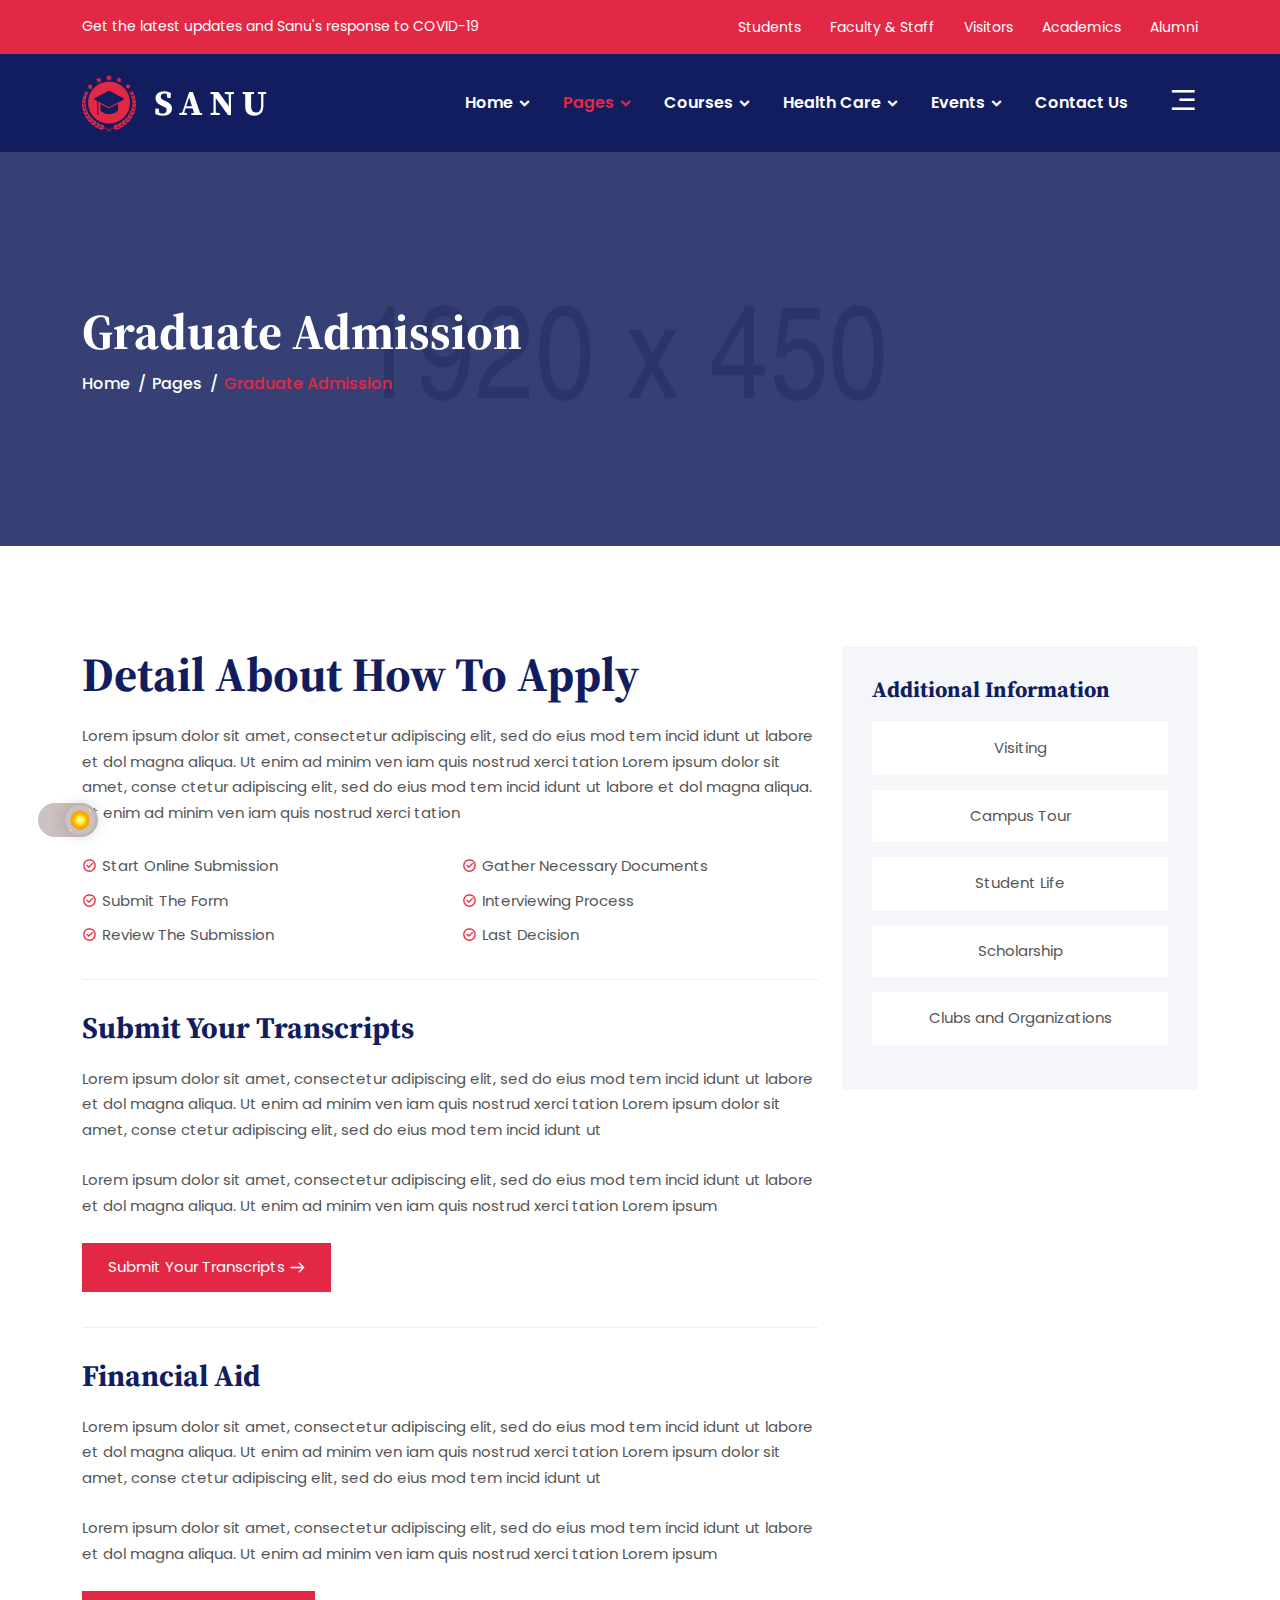
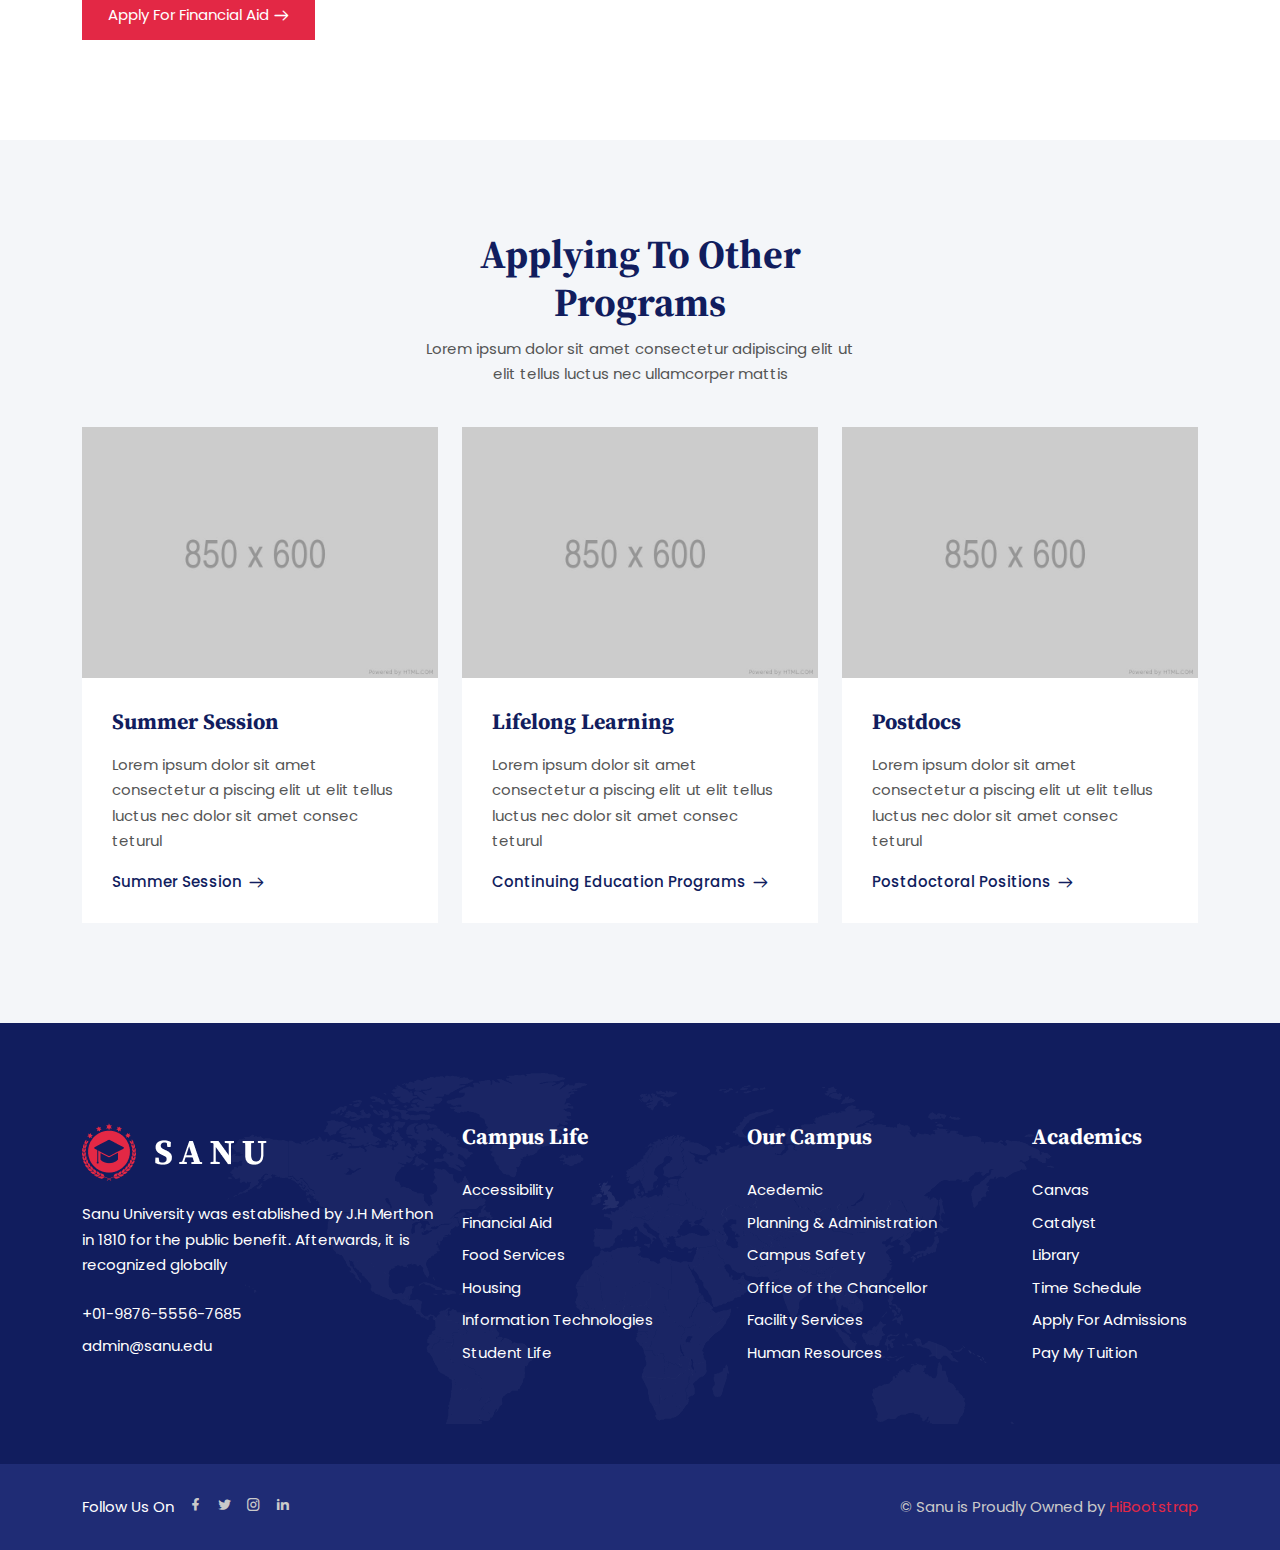
<file: graduate-admission.html>
<!DOCTYPE html>
<html lang="zxx">
    <head>
        <meta charset="UTF-8">
        <meta http-equiv="X-UA-Compatible" content="IE=edge">
        <meta name="viewport" content="width=device-width, initial-scale=1.0">

        <!--Bootstrap Css-->
        <link rel="stylesheet" href="assets/css/bootstrap.min.css">
        <!--Meanmenu.css-->
        <link rel="stylesheet" href="assets/css/meanmenu.css">
        <!--Owl carousel-->
        <link rel="stylesheet" href="assets/css/owl.carousel.min.css">
        <!--Owl Theme-->
        <link rel="stylesheet" href="assets/css/owl.theme.default.min.css">
        <!--Magnific-popup-->
        <link rel="stylesheet" href="assets/css/magnific-popup.css">
        <!--Flaticon-->
        <link rel="stylesheet" href="assets/css/flaticon.css">
        <!--Remixicon-->
        <link rel="stylesheet" href="assets/css/remixicon.css">
        <!--Odometer-->
        <link rel="stylesheet" href="assets/css/odometer.min.css">
        <!--Aos css-->
        <link rel="stylesheet" href="assets/css/aos.css">
        <!--Style css-->
        <link rel="stylesheet" href="assets/css/style.css">
        <!--Dark css-->
        <link rel="stylesheet" href="assets/css/dark.css">
        <!--Responsive css-->
        <link rel="stylesheet" href="assets/css/responsive.css">

        <link rel="icon" type="image/png" href="assets/images/favicon.png">
        <title>Sanu - College University HTML Template</title>
    </head>
    <body>
        <!-- Start Preloader Area -->
        <div class="preloader-area">
            <div class="spinner">
                <div class="inner">
                    <div class="disc"></div>
                    <div class="disc"></div>
                    <div class="disc"></div>
                </div>
            </div>
        </div>
        <!-- End Preloader Area -->

        <!--Strat Top Header Area-->
        <div class="top-header-area">
            <div class="container">
                <div class="row align-items-center">
                    <div class="col-lg-6 col-md-6">
                        <div class="header-left-content">
                            <p>Get the latest updates and Sanu's response to COVID-19</p>
                        </div>
                    </div>
                    <div class="col-lg-6 col-md-6">                                        
                        <div class="header-right-content">
                            <div class="list">
                                <ul>
                                    <li><a href="graduate-admission.html">Students</a></li>
                                    <li><a href="campus-life.html">Faculty & Staff</a></li>
                                    <li><a href="admission.html">Visitors</a></li>
                                    <li><a href="academics.html">Academics</a></li>
                                    <li><a href="alumni.html">Alumni</a></li>
                                </ul>
                            </div>
                        </div>
                    </div>
                </div>
            </div>
        </div>
        <!--End Top Header Area-->

        <!-- Start Navbar Area --> 
        <div class="navbar-area nav-bg-1">
            <div class="mobile-responsive-nav">
                <div class="container">
                    <div class="mobile-responsive-menu">
                        <div class="logo">
                            <a href="index.html">
                                <img src="assets/images/logo.png" class="main-logo" lt="logo">
                                <img src="assets/images/white-logo.png" class="white-logo" alt="logo">
                            </a>
                        </div>
                    </div>
                </div>
            </div>

            <div class="desktop-nav">
                <div class="container">
                    <nav class="navbar navbar-expand-md navbar-light">
                        <a class="navbar-brand" href="index.html">
                            <img src="assets/images/white-logo.png" alt="logo">
                        </a>
                        <div class="collapse navbar-collapse mean-menu" id="navbarSupportedContent">
                            <ul class="navbar-nav ms-auto">
                                <li class="nav-item">
                                    <a href="#" class="nav-link dropdown-toggle">
                                        Home            
                                    </a>
                                    <ul class="dropdown-menu">
                                        <li class="nav-item">
                                            <a href="index.html" class="nav-link">Home One</a>
                                        </li>
                                        <li class="nav-item">
                                            <a href="index-2.html" class="nav-link">Home Two</a>
                                        </li>
                                        <li class="nav-item">
                                            <a href="index-3.html" class="nav-link">Home Three</a>
                                        </li>
                                    </ul>
                                </li>

                                <li class="nav-item">
                                    <a href="#" class="nav-link dropdown-toggle active">
                                        Pages 
                                    </a>

                                    <ul class="dropdown-menu">
                                        <li class="nav-item">
                                            <a href="graduate-admission.html" class="nav-link active">Graduate Admission</a>
                                        </li>
                                        <li class="nav-item">
                                            <a href="campus-life.html" class="nav-link">Campus Life</a>
                                        </li>

                                        

                                        <li class="nav-item">
                                            <a href="alumni.html" class="nav-link">Alumni</a>
                                        </li>

                                        <li class="nav-item">
                                            <a href="#" class="nav-link dropdown-toggle">
                                                Academics 
                                            </a>
        
                                            <ul class="dropdown-menu">
                                                <li class="nav-item">
                                                    <a href="academics.html" class="nav-link">Academics</a>
                                                </li>
        
                                                <li class="nav-item">
                                                    <a href="academics-details.html" class="nav-link">Academics Details</a>
                                                </li>
                                            </ul>
                                        </li>

                                        <li class="nav-item">
                                            <a href="#" class="nav-link dropdown-toggle">
                                                Latest News 
                                            </a>
        
                                            <ul class="dropdown-menu">
                                                <li class="nav-item">
                                                    <a href="latest-news.html" class="nav-link">Our Latest News</a>
                                                </li>
        
                                                <li class="nav-item">
                                                    <a href="news-details.html" class="nav-link">News Details</a>
                                                </li>
                                            </ul>
                                        </li>
                                        
                                        <li class="nav-item">
                                            <a href="faq.html" class="nav-link">FAQ</a>
                                        </li>
                                        <li class="nav-item">
                                            <a href="#" class="nav-link dropdown-toggle">
                                                Users 
                                            </a>
        
                                            <ul class="dropdown-menu">
                                                <li class="nav-item">
                                                    <a href="login.html" class="nav-link">Login</a>
                                                </li>
        
                                                <li class="nav-item">
                                                    <a href="register.html" class="nav-link">Register</a>
                                                </li>

                                                <li class="nav-item">
                                                    <a href="recover-password.html" class="nav-link">Recover Password</a>
                                                </li>
                                            </ul>
                                        </li>
                                        <li class="nav-item">
                                            <a href="privacy-policy.html" class="nav-link">Privacy Policy</a>
                                        </li>

                                        <li class="nav-item">
                                            <a href="terms-conditions.html" class="nav-link">Terms And Conditions</a>
                                        </li>

                                        <li class="nav-item">
                                            <a href="coming-soon.html" class="nav-link">Coming Soon</a>
                                        </li>
                                        
                                        <li class="nav-item">
                                            <a href="404.html" class="nav-link">404 Page</a>
                                        </li>
                                    </ul>
                                </li>

                                <li class="nav-item">
                                    <a href="#" class="nav-link dropdown-toggle">
                                        Courses            
                                    </a>

                                    <ul class="dropdown-menu">
                                        <li class="nav-item">
                                            <a href="courses.html" class="nav-link">Courses</a>
                                        </li>
                                        <li class="nav-item">
                                            <a href="courses-details.html" class="nav-link">Courses Details</a>
                                        </li>                 
                                    </ul>
                                </li>

                                <li class="nav-item">
                                    <a href="#" class="nav-link dropdown-toggle">
                                        Health Care  
                                    </a>

                                    <ul class="dropdown-menu">
                                        <li class="nav-item">
                                            <a href="health-care.html" class="nav-link">Health Care</a>
                                        </li>

                                        <li class="nav-item">
                                            <a href="health-care-details.html" class="nav-link">Health Care Details</a>
                                        </li>
                                    </ul>
                                </li>

                                <li class="nav-item">
                                    <a href="#" class="nav-link dropdown-toggle">
                                        Events   
                                    </a>

                                    <ul class="dropdown-menu">
                                        <li class="nav-item">
                                            <a href="events.html" class="nav-link">Events</a>
                                        </li>

                                        <li class="nav-item">
                                            <a href="events-details.html" class="nav-link">Events Details</a>
                                        </li>
                                    </ul>
                                </li>

                                <li class="nav-item">
                                    <a href="contact-us.html" class="nav-link">Contact Us</a>
                                </li>
                            </ul>

                            <div class="others-options">
                                <div class="icon">
                                    <i class="ri-menu-3-fill" data-bs-toggle="modal" data-bs-target="#sidebarModal"></i>
                                </div>
                            </div>
                        </div>
                    </nav>
                </div>
            </div>

            <div class="others-option-for-responsive">
                <div class="container">
                    <div class="dot-menu">
                        <div class="inner">
                            <div class="icon">
                                <i class="ri-menu-3-fill" data-bs-toggle="modal" data-bs-target="#sidebarModal"></i>
                            </div>
                        </div>
                    </div>
                </div>
            </div>
        </div>
        <!-- End Navbar Area -->

        <!-- Sidebar Modal -->
        <div class="sidebarModal modal right fade" id="sidebarModal" tabindex="-1" role="dialog">
            <div class="modal-dialog" role="document">
                <div class="modal-content">
                    <button type="button" class="close" data-bs-dismiss="modal"><i class="ri-close-line"></i></button>

                    <div class="modal-body">
                        <a href="index.html">
                            <img src="assets/images/logo.png" class="main-logo" alt="logo">
                            <img src="assets/images/white-logo.png" class="white-logo" alt="logo">
                        </a>
                        <div class="sidebar-content">
                            <h3>About Us</h3>
                            <p>Lorem ipsum dolor sit amet consectetur adipiscing elit sed do eiusmod tempor incididunt ut labore et dolore magna aliqua.</p>

                            <div class="sidebar-btn">
                                <a href="contact.html" class="default-btn">Let’s Talk</a>
                            </div>
                        </div>
                        <div class="sidebar-contact-info">
                            <h3>Contact Information</h3>

                            <ul class="info-list">
                                <li><i class="ri-phone-fill"></i> <a href="tel:9901234567">+990-123-4567</a></li>
                                
                                <li><i class="ri-mail-line"></i><a href="mailto:hello@sanu.com">hello@sanu.com</a></li>

                                <li><i class="ri-map-pin-line"></i> 413 North Las Vegas, NV 89032</li>
                            </ul>
                        </div>
                        <ul class="sidebar-social-list">
                            <li>
                                <a href="https://www.facebook.com" target="_blank"><i class="flaticon-facebook"></i></a>
                            </li>
                            <li>
                                <a href="https://www.twitter.com" target="_blank"><i class="flaticon-twitter"></i></a>
                            </li>
                            <li>
                                <a href="https://linkedin.com/?lang=en" target="_blank"><i class="flaticon-linkedin"></i></a>
                            </li>
                            <li>
                                <a href="https://instagram.com/?lang=en" target="_blank"><i class="flaticon-instagram"></i></a>
                            </li>
                        </ul>
                        <div class="contact-form">
                            <h3>Ready to Get Started?</h3>

                            <form id="contactForm">
                                <div class="row">
                                    <div class="col-lg-12 col-md-6">
                                        <div class="form-group">
                                            <input type="text" name="name" class="form-control" required data-error="Please enter your name" placeholder="Your name">
                                            <div class="help-block with-errors"></div>
                                        </div>
                                    </div>

                                    <div class="col-lg-12 col-md-6">
                                        <div class="form-group">
                                            <input type="email" name="email" class="form-control" required data-error="Please enter your email" placeholder="Your email address">
                                            <div class="help-block with-errors"></div>
                                        </div>
                                    </div>

                                    <div class="col-lg-12 col-md-12">
                                        <div class="form-group">
                                            <input type="text" name="phone_number" class="form-control" required data-error="Please enter your phone number" placeholder="Your phone number">
                                            <div class="help-block with-errors"></div>
                                        </div>
                                    </div>

                                    <div class="col-lg-12 col-md-12">
                                        <div class="form-group">
                                            <textarea name="message" class="form-control" cols="30" rows="6" required data-error="Please enter your message" placeholder="Write your message..."></textarea>
                                            <div class="help-block with-errors"></div>
                                        </div>
                                    </div>

                                    <div class="col-lg-12 col-md-12">
                                        <button type="submit" class="default-btn">Send Message<span></span></button>
                                        <div id="msgSubmit" class="h3 text-center hidden"></div>
                                        <div class="clearfix"></div>
                                    </div>
                                </div>
                            </form>
                        </div>
                    </div>
                </div>
            </div>
        </div>
        <!-- End Sidebar Modal -->

        <!--Start Page Banner-->
        <div class="page-banner-area bg-2">
            <div class="container">
                <div class="page-banner-content">
                    <h1>Graduate Admission</h1>
                    <ul>
                        <li><a href="index.html">Home</a></li>
                        <li>Pages</li>
                        <li>Graduate Admission</li>
                    </ul>
                </div>
            </div>
        </div>
        <!--End Page Banner-->

        <!--Strat Graduate Admission-->
        <div class="graduate-admission pt-100 pb-70">
            <div class="container">
                <div class="row">
                    <div class="col-lg-8">
                        <div class="how-to-apply">
                            <h2>Detail About How To Apply</h2>
                            <p>Lorem ipsum dolor sit amet, consectetur adipiscing elit, sed do eius mod tem incid idunt ut labore et dol magna aliqua. Ut enim ad minim ven iam quis nostrud xerci tation Lorem ipsum dolor sit amet, conse ctetur adipiscing elit, sed do eius mod tem incid idunt ut labore et dol magna aliqua. Ut enim ad minim ven iam quis nostrud xerci tation </p>
    
                            <div class="apply-list">
                                <div class="row">
                                    <div class="col-lg-6 col-md-6">
                                        <ul>
                                            <li><i class="ri-checkbox-circle-line"></i>Start Online Submission</li>
                                            <li><i class="ri-checkbox-circle-line"></i>Submit The Form</li>
                                            <li><i class="ri-checkbox-circle-line"></i>Review The Submission</li>
                                        </ul>
                                    </div>
                                    <div class="col-lg-6 col-md-6">
                                        <ul>
                                            <li><i class="ri-checkbox-circle-line"></i>Gather Necessary Documents</li>
                                            <li><i class="ri-checkbox-circle-line"></i>Interviewing Process</li>
                                            <li><i class="ri-checkbox-circle-line"></i>Last Decision</li>
                                        </ul>
                                    </div>
                                </div>
                            </div>
    
                            <div class="submit">
                                <h3>Submit Your Transcripts</h3>
                                <p>Lorem ipsum dolor sit amet, consectetur adipiscing elit, sed do eius mod tem incid idunt ut labore et dol magna aliqua. Ut enim ad minim ven iam quis nostrud xerci tation Lorem ipsum dolor sit amet, conse ctetur adipiscing elit, sed do eius mod tem incid idunt ut </p>
                                <p>Lorem ipsum dolor sit amet, consectetur adipiscing elit, sed do eius mod tem incid idunt ut labore et dol magna aliqua. Ut enim ad minim ven iam quis nostrud xerci tation Lorem ipsum </p>
                                <a href="#" class="default-btn btn">Submit Your Transcripts<i class="flaticon-next"></i></a>
                            </div>
    
                            <div class="financial">
                                <h3>Financial Aid</h3>
                                <p>Lorem ipsum dolor sit amet, consectetur adipiscing elit, sed do eius mod tem incid idunt ut labore et dol magna aliqua. Ut enim ad minim ven iam quis nostrud xerci tation Lorem ipsum dolor sit amet, conse ctetur adipiscing elit, sed do eius mod tem incid idunt ut</p>
                                <p>Lorem ipsum dolor sit amet, consectetur adipiscing elit, sed do eius mod tem incid idunt ut labore et dol magna aliqua. Ut enim ad minim ven iam quis nostrud xerci tation Lorem ipsum</p>
                                <a href="#" class="default-btn btn">Apply For Financial Aid<i class="flaticon-next"></i></a>
                            </div>
                        </div>
                    </div>
                    <div class="col-lg-4">
                        <div class="additional-information">
                            <h3>Additional Information</h3>
                            <div class="list">
                                <ul>
                                    <li><a href="#">Visiting</a></li>
                                    <li><a href="#">Campus Tour</a></li>
                                    <li><a href="#">Student Life</a></li>
                                    <li><a href="#">Scholarship</a></li>
                                    <li><a href="#">Clubs and Organizations</a></li>
                                </ul>
                            </div>
                        </div>
                    </div>
                </div>
            </div>
        </div>
        <!--End Graduate Admission-->

        <!--Strat Program Area-->
        <div class="program-area bg-f4f6f9 pt-100 pb-70">
            <div class="container">
                <div class="section-title">
                    <h2>Applying To Other Programs</h2>
                    <p>Lorem ipsum dolor sit amet consectetur adipiscing elit ut elit tellus luctus nec ullamcorper mattis </p>
                </div>
                <div class="row justify-content-center">
                    <div class="col-lg-4 col-md-6">
                        <div class="single-program-card">
                            <div class="program-image">
                                <a href="academics.html"><img src="assets/images/health-care/health-care-1.jpg" alt="Image"></a>
                            </div>
                            <div class="program-content">
                                <h3><a href="academics.html">Summer Session</a></h3>
                                <p>Lorem ipsum dolor sit amet consectetur a
                                piscing elit ut elit tellus luctus nec dolor sit amet consec teturul</p>
                                <a href="#" class="read-more-btn">Summer Session<i class="flaticon-next"></i></a>
                            </div>
                        </div>
                    </div>
                    <div class="col-lg-4 col-md-6">
                        <div class="single-program-card">
                            <div class="program-image">
                                <a href="academics.html"><img src="assets/images/health-care/health-care-2.jpg" alt="Image"></a>
                            </div>
                            <div class="program-content">
                                <h3><a href="academics.html">Lifelong Learning</a></h3>
                                <p>Lorem ipsum dolor sit amet consectetur a
                                piscing elit ut elit tellus luctus nec dolor sit amet consec teturul</p>
                                <a href="#" class="read-more-btn">Continuing Education Programs<i class="flaticon-next"></i></a>
                            </div>
                        </div>
                    </div>
                    <div class="col-lg-4 col-md-6">
                        <div class="single-program-card">
                            <div class="program-image">
                                <a href="academics.html"><img src="assets/images/health-care/health-care-3.jpg" alt="Image"></a>
                            </div>
                            <div class="program-content">
                                <h3><a href="academics.html">Postdocs</a></h3>
                                <p>Lorem ipsum dolor sit amet consectetur a
                                piscing elit ut elit tellus luctus nec dolor sit amet consec teturul</p>
                                <a href="#" class="read-more-btn">Postdoctoral Positions<i class="flaticon-next"></i></a>
                            </div>
                        </div>
                    </div>
                </div>
            </div>
        </div>
        <!--End Program Area-->

        <!--Start Footer Area-->
        <div class="footer-area pt-100 pb-70">
            <div class="container">
                <div class="row">
                    <div class="col-lg-4 col-sm-6">
                        <div class="footer-logo-area">
                            <a href="index.html"><img src="assets/images/white-logo.png" alt="Image"></a>
                            <p>Sanu University was established by J.H Merthon in 1810 for the public benefit. Afterwards, it is recognized globally</p>
                            <div class="contact-list">
                                <ul>
                                    <li><a href="tel:+01987655567685">+01-9876-5556-7685
                                    </a></li>
                                    <li><a href="mailto:admin@sanu.edu">admin@sanu.edu</a></li>
                                </ul>
                            </div>
                        </div>
                    </div>
                    <div class="col-lg-3 col-sm-6">
                        <div class="footer-widjet">
                            <h3>Campus Life</h3>
                            <div class="list">
                                <ul>
                                    <li><a href="campus-life.html">Accessibility</a></li>
                                    <li><a href="campus-life.html">Financial Aid</a></li>
                                    <li><a href="campus-life.html">Food Services</a></li>
                                    <li><a href="campus-life.html">Housing</a></li>
                                    <li><a href="campus-life.html">Information Technologies</a></li>
                                    <li><a href="campus-life.html">Student Life</a></li>
                                </ul>
                            </div>
                        </div>
                    </div>
                    <div class="col-lg-3 col-sm-6">
                        <div class="footer-widjet">
                            <h3>Our Campus</h3>
                            <div class="list">
                                <ul>
                                    <li><a href="campus-life.html">Acedemic</a></li>
                                    <li><a href="campus-life.html">Planning & Administration</a></li>
                                    <li><a href="campus-life.html">Campus Safety</a></li>
                                    <li><a href="campus-life.html">Office of the Chancellor</a></li>
                                    <li><a href="campus-life.html">Facility Services</a></li>
                                    <li><a href="campus-life.html">Human Resources</a></li>
                                </ul>
                            </div>
                        </div>
                    </div>
                    <div class="col-lg-2 col-sm-6">
                        <div class="footer-widjet">
                            <h3>Academics</h3>
                            <div class="list">
                                <ul>
                                    <li><a href="academics.html">Canvas</a></li>
                                    <li><a href="academics.html">Catalyst</a></li>
                                    <li><a href="academics.html">Library</a></li>
                                    <li><a href="academics.html">Time Schedule</a></li>
                                    <li><a href="academics.html">Apply For Admissions</a></li>
                                    <li><a href="academics.html">Pay My Tuition</a></li>
                                </ul>
                            </div>
                        </div>
                    </div>
                </div>
                <div class="shape">
                    <img src="assets/images/shape-1.png" alt="Image">
                </div>
            </div>
        </div>
        <!--End Footer Area-->

        <!--Start Copyright Area-->
        <div class="copyright-area">
            <div class="container">
                <div class="copyright">
                    <div class="row">
                        <div class="col-lg-6 col-md-4">
                            <div class="social-content">
                                <ul>
                                    <li><span>Follow Us On</span></li>
                                    <li>
                                        <a href="https://www.facebook.com" target="_blank"><i class="ri-facebook-fill"></i></a>
                                    </li>
                                    <li>
                                        <a href="https://www.twitter.com" target="_blank"><i class="ri-twitter-fill"></i></a>
                                    </li>
                                    <li>
                                        <a href="https://instagram.com/?lang=en" target="_blank"><i class="ri-instagram-line"></i></a>
                                    </li>
                                    <li>
                                        <a href="https://linkedin.com/?lang=en" target="_blank"><i class="ri-linkedin-fill"></i></a>
                                    </li>
                                </ul>
                            </div>
                        </div>
                        <div class="col-lg-6 col-md-8">
                            <div class="copy">
                                <p>© Sanu is Proudly Owned by <a href="https://hibootstrap.com/" target="_blank">HiBootstrap</a></p>
                            </div>
                        </div>
                    </div>
                </div>
            </div>
        </div>
        <!--End Copyright Area-->

        <!-- Start Go Top Area -->
        <div class="go-top">
            <i class="ri-arrow-up-s-line"></i>
            <i class="ri-arrow-up-s-line"></i>
        </div>
        <!-- End Go Top Area -->
        
        <!-- Jquery js -->
        <script src="assets/js/jquery.min.js"></script>
        <!-- Bootstrap bundle js -->
        <script src="assets/js/bootstrap.bundle.min.js"></script>
        <!-- Meanmenu js -->
        <script src="assets/js/jquery.meanmenu.js"></script>
        <!-- Owl Carosel js -->
        <script src="assets/js/owl.carousel.min.js"></script>
        <!-- Owl Carosel Thumbs js -->
        <script src="assets/js/carousel-thumbs.min.js"></script>
        <!-- Magnific popup js -->
        <script src="assets/js/jquery.magnific-popup.js"></script>
        <!-- Aos js -->
        <script src="assets/js/aos.js"></script>
        <!-- Odometer js -->    
        <script src="assets/js/odometer.min.js"></script>
        <!-- Appear js -->  
        <script src="assets/js/appear.min.js"></script> 
        <!-- Form Validator js -->    
        <script src="assets/js/form-validator.min.js"></script>
        <!-- Contact Form Script js -->    
        <script src="assets/js/contact-form-script.js"></script>
        <!-- Ajaxchimp js -->    
        <script src="assets/js/ajaxchimp.min.js"></script>
        <!--Custom js-->
        <script src="assets/js/custom.js"></script>
    </body>
</html>
</file>
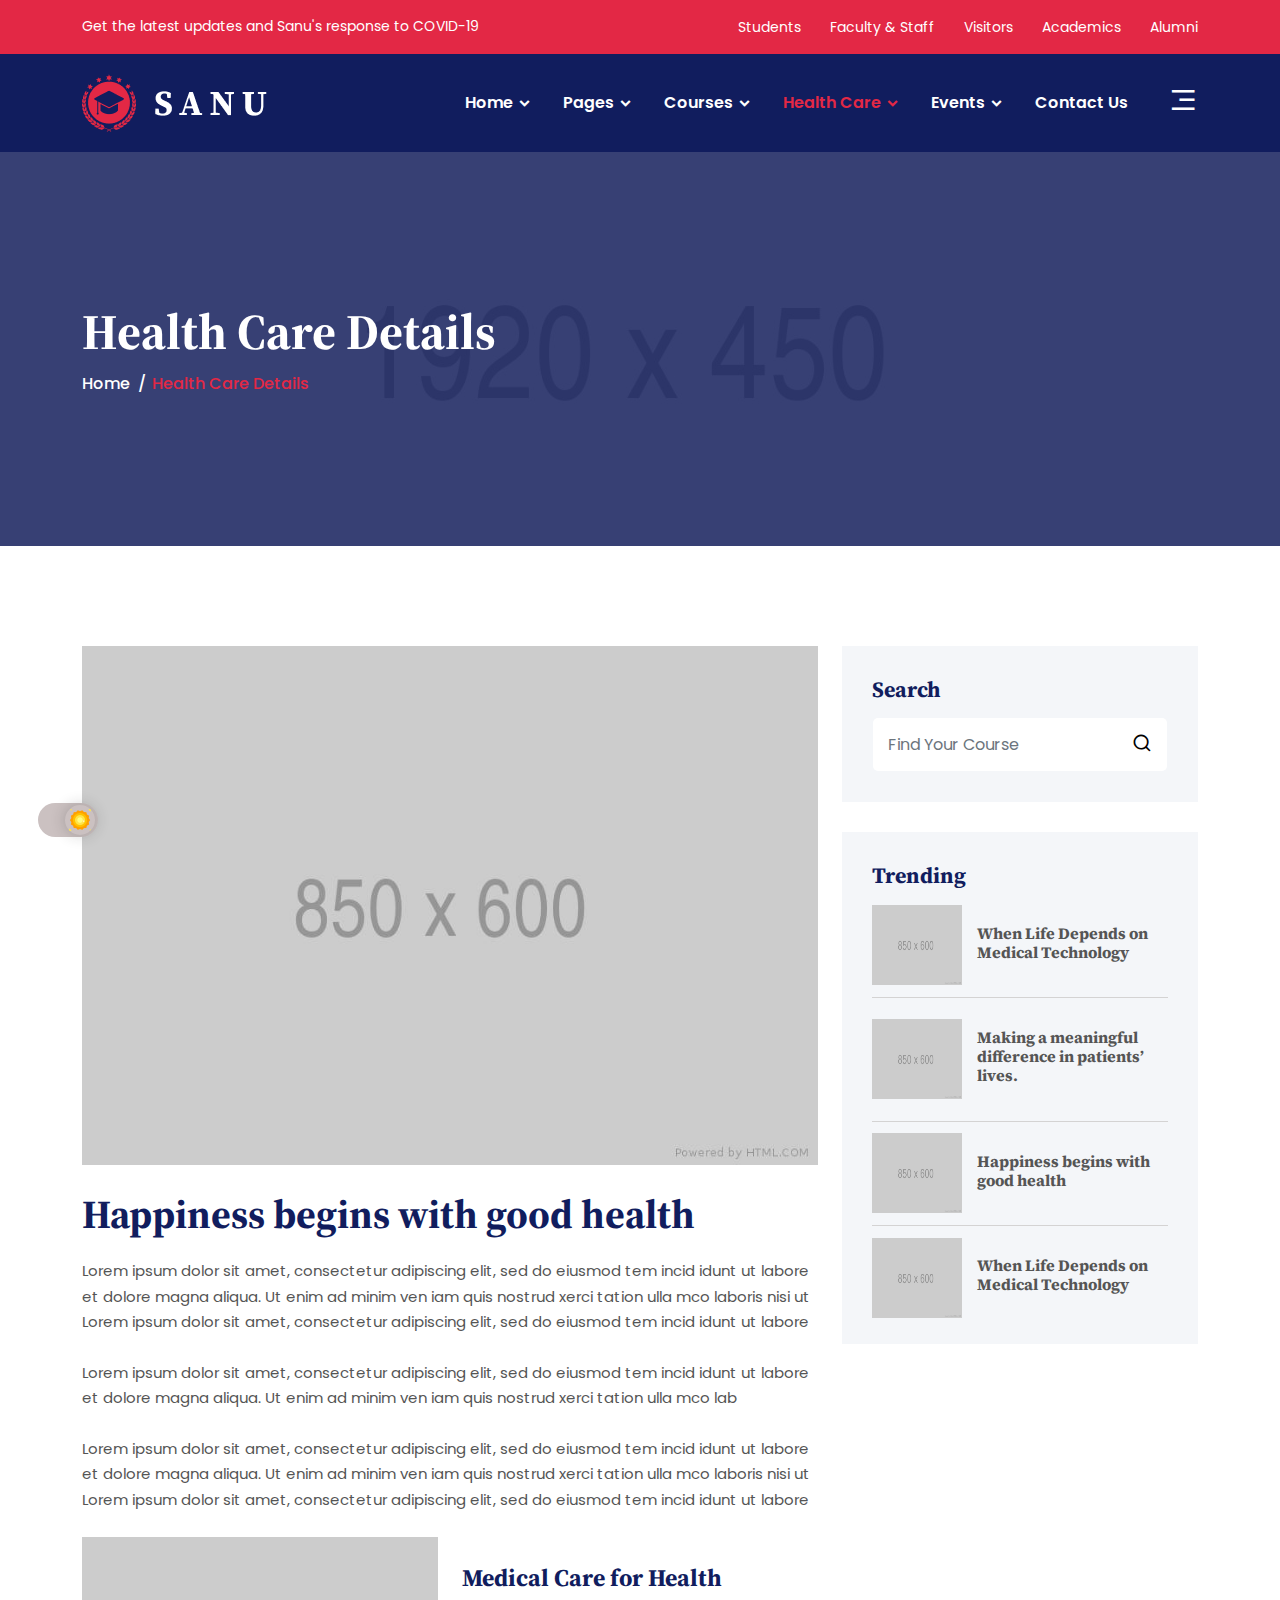
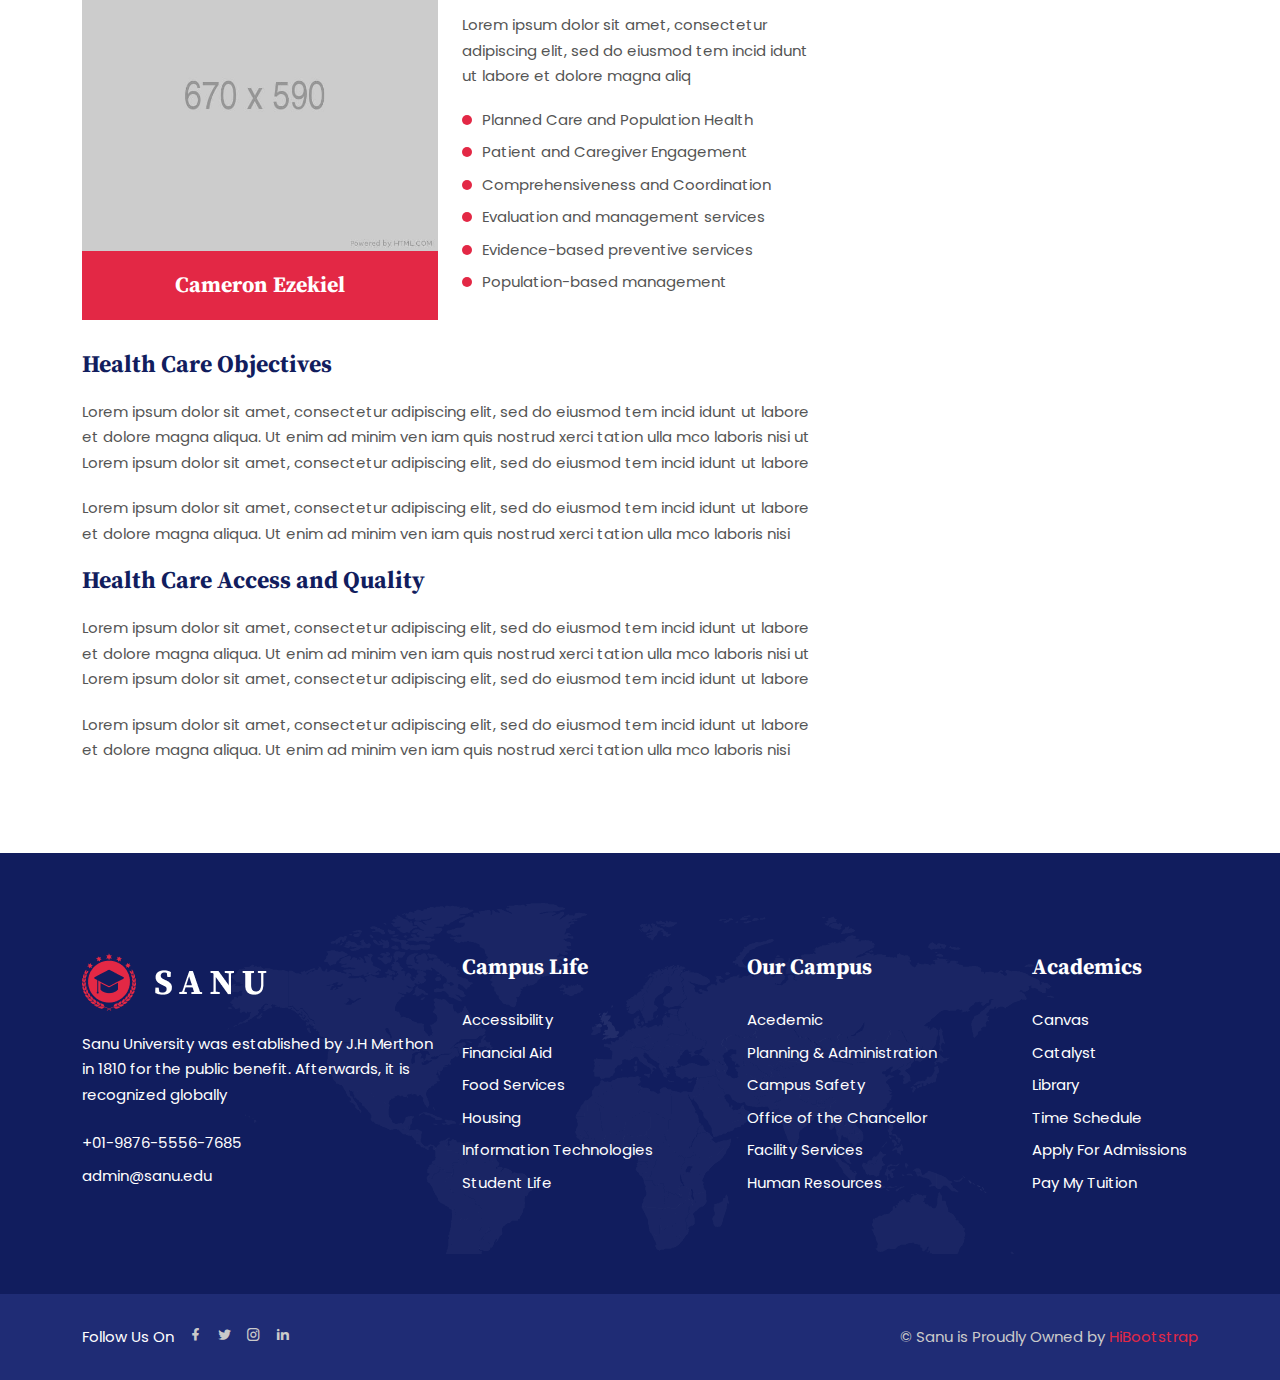
<file: health-care-details.html>
<!DOCTYPE html>
<html lang="zxx">
    <head>
        <meta charset="UTF-8">
        <meta http-equiv="X-UA-Compatible" content="IE=edge">
        <meta name="viewport" content="width=device-width, initial-scale=1.0">

        <!--Bootstrap Css-->
        <link rel="stylesheet" href="assets/css/bootstrap.min.css">
        <!--Meanmenu.css-->
        <link rel="stylesheet" href="assets/css/meanmenu.css">
        <!--Owl carousel-->
        <link rel="stylesheet" href="assets/css/owl.carousel.min.css">
        <!--Owl Theme-->
        <link rel="stylesheet" href="assets/css/owl.theme.default.min.css">
        <!--Magnific-popup-->
        <link rel="stylesheet" href="assets/css/magnific-popup.css">
        <!--Flaticon-->
        <link rel="stylesheet" href="assets/css/flaticon.css">
        <!--Remixicon-->
        <link rel="stylesheet" href="assets/css/remixicon.css">
        <!--Odometer-->
        <link rel="stylesheet" href="assets/css/odometer.min.css">
        <!--Aos css-->
        <link rel="stylesheet" href="assets/css/aos.css">
        <!--Style css-->
        <link rel="stylesheet" href="assets/css/style.css">
        <!--Dark css-->
        <link rel="stylesheet" href="assets/css/dark.css">
        <!--Responsive css-->
        <link rel="stylesheet" href="assets/css/responsive.css">

        <link rel="icon" type="image/png" href="assets/images/favicon.png">
        <title>Sanu - College University HTML Template</title>
    </head>
    <body>
        <!-- Start Preloader Area -->
        <div class="preloader-area">
            <div class="spinner">
                <div class="inner">
                    <div class="disc"></div>
                    <div class="disc"></div>
                    <div class="disc"></div>
                </div>
            </div>
        </div>
        <!-- End Preloader Area -->

        <!--Strat Top Header Area-->
        <div class="top-header-area">
            <div class="container">
                <div class="row align-items-center">
                    <div class="col-lg-6 col-md-6">
                        <div class="header-left-content">
                            <p>Get the latest updates and Sanu's response to COVID-19</p>
                        </div>
                    </div>
                    <div class="col-lg-6 col-md-6">                                        
                        <div class="header-right-content">
                            <div class="list">
                                <ul>
                                    <li><a href="graduate-admission.html">Students</a></li>
                                    <li><a href="campus-life.html">Faculty & Staff</a></li>
                                    <li><a href="admission.html">Visitors</a></li>
                                    <li><a href="academics.html">Academics</a></li>
                                    <li><a href="alumni.html">Alumni</a></li>
                                </ul>
                            </div>
                        </div>
                    </div>
                </div>
            </div>
        </div>
        <!--End Top Header Area-->

        <!-- Start Navbar Area --> 
        <div class="navbar-area nav-bg-1">
            <div class="mobile-responsive-nav">
                <div class="container">
                    <div class="mobile-responsive-menu">
                        <div class="logo">
                            <a href="index.html">
                                <img src="assets/images/logo.png" class="main-logo" lt="logo">
                                <img src="assets/images/white-logo.png" class="white-logo" alt="logo">
                            </a>
                        </div>
                    </div>
                </div>
            </div>

            <div class="desktop-nav">
                <div class="container">
                    <nav class="navbar navbar-expand-md navbar-light">
                        <a class="navbar-brand" href="index.html">
                            <img src="assets/images/white-logo.png" alt="logo">
                        </a>
                        <div class="collapse navbar-collapse mean-menu" id="navbarSupportedContent">
                            <ul class="navbar-nav ms-auto">
                                <li class="nav-item">
                                    <a href="#" class="nav-link dropdown-toggle">
                                        Home            
                                    </a>
                                    <ul class="dropdown-menu">
                                        <li class="nav-item">
                                            <a href="index.html" class="nav-link">Home One</a>
                                        </li>
                                        <li class="nav-item">
                                            <a href="index-2.html" class="nav-link">Home Two</a>
                                        </li>
                                        <li class="nav-item">
                                            <a href="index-3.html" class="nav-link">Home Three</a>
                                        </li>
                                    </ul>
                                </li>

                                <li class="nav-item">
                                    <a href="#" class="nav-link dropdown-toggle">
                                        Pages 
                                    </a>

                                    <ul class="dropdown-menu">
                                        <li class="nav-item">
                                            <a href="graduate-admission.html" class="nav-link">Graduate Admission</a>
                                        </li>
                                        <li class="nav-item">
                                            <a href="campus-life.html" class="nav-link">Campus Life</a>
                                        </li>

                                        

                                        <li class="nav-item">
                                            <a href="alumni.html" class="nav-link">Alumni</a>
                                        </li>

                                        <li class="nav-item">
                                            <a href="#" class="nav-link dropdown-toggle">
                                                Academics 
                                            </a>
        
                                            <ul class="dropdown-menu">
                                                <li class="nav-item">
                                                    <a href="academics.html" class="nav-link">Academics</a>
                                                </li>
        
                                                <li class="nav-item">
                                                    <a href="academics-details.html" class="nav-link">Academics Details</a>
                                                </li>
                                            </ul>
                                        </li>

                                        <li class="nav-item">
                                            <a href="#" class="nav-link dropdown-toggle">
                                                Latest News 
                                            </a>
        
                                            <ul class="dropdown-menu">
                                                <li class="nav-item">
                                                    <a href="latest-news.html" class="nav-link">Our Latest News</a>
                                                </li>
        
                                                <li class="nav-item">
                                                    <a href="news-details.html" class="nav-link">News Details</a>
                                                </li>
                                            </ul>
                                        </li>
                                        
                                        <li class="nav-item">
                                            <a href="faq.html" class="nav-link">FAQ</a>
                                        </li>
                                        <li class="nav-item">
                                            <a href="#" class="nav-link dropdown-toggle">
                                                Users 
                                            </a>
        
                                            <ul class="dropdown-menu">
                                                <li class="nav-item">
                                                    <a href="login.html" class="nav-link">Login</a>
                                                </li>
        
                                                <li class="nav-item">
                                                    <a href="register.html" class="nav-link">Register</a>
                                                </li>

                                                <li class="nav-item">
                                                    <a href="recover-password.html" class="nav-link">Recover Password</a>
                                                </li>
                                            </ul>
                                        </li>
                                        <li class="nav-item">
                                            <a href="privacy-policy.html" class="nav-link">Privacy Policy</a>
                                        </li>

                                        <li class="nav-item">
                                            <a href="terms-conditions.html" class="nav-link">Terms And Conditions</a>
                                        </li>

                                        <li class="nav-item">
                                            <a href="coming-soon.html" class="nav-link">Coming Soon</a>
                                        </li>
                                        
                                        <li class="nav-item">
                                            <a href="404.html" class="nav-link">404 Page</a>
                                        </li>
                                    </ul>
                                </li>

                                <li class="nav-item">
                                    <a href="#" class="nav-link dropdown-toggle">
                                        Courses            
                                    </a>

                                    <ul class="dropdown-menu">
                                        <li class="nav-item">
                                            <a href="courses.html" class="nav-link">Courses</a>
                                        </li>
                                        <li class="nav-item">
                                            <a href="courses-details.html" class="nav-link">Courses Details</a>
                                        </li>                 
                                    </ul>
                                </li>

                                <li class="nav-item">
                                    <a href="#" class="nav-link dropdown-toggle active">
                                        Health Care  
                                    </a>

                                    <ul class="dropdown-menu">
                                        <li class="nav-item">
                                            <a href="health-care.html" class="nav-link">Health Care</a>
                                        </li>

                                        <li class="nav-item">
                                            <a href="health-care-details.html" class="nav-link active">Health Care Details</a>
                                        </li>
                                    </ul>
                                </li>

                                <li class="nav-item">
                                    <a href="#" class="nav-link dropdown-toggle">
                                        Events   
                                    </a>

                                    <ul class="dropdown-menu">
                                        <li class="nav-item">
                                            <a href="events.html" class="nav-link">Events</a>
                                        </li>

                                        <li class="nav-item">
                                            <a href="events-details.html" class="nav-link">Events Details</a>
                                        </li>
                                    </ul>
                                </li>

                                <li class="nav-item">
                                    <a href="contact-us.html" class="nav-link">Contact Us</a>
                                </li>
                            </ul>

                            <div class="others-options">
                                <div class="icon">
                                    <i class="ri-menu-3-fill" data-bs-toggle="modal" data-bs-target="#sidebarModal"></i>
                                </div>
                            </div>
                        </div>
                    </nav>
                </div>
            </div>

            <div class="others-option-for-responsive">
                <div class="container">
                    <div class="dot-menu">
                        <div class="inner">
                            <div class="icon">
                                <i class="ri-menu-3-fill" data-bs-toggle="modal" data-bs-target="#sidebarModal"></i>
                            </div>
                        </div>
                    </div>
                </div>
            </div>
        </div>
        <!-- End Navbar Area -->

        <!-- Sidebar Modal -->
        <div class="sidebarModal modal right fade" id="sidebarModal" tabindex="-1" role="dialog">
            <div class="modal-dialog" role="document">
                <div class="modal-content">
                    <button type="button" class="close" data-bs-dismiss="modal"><i class="ri-close-line"></i></button>

                    <div class="modal-body">
                        <a href="index.html">
                            <img src="assets/images/logo.png" class="main-logo" alt="logo">
                            <img src="assets/images/white-logo.png" class="white-logo" alt="logo">
                        </a>
                        <div class="sidebar-content">
                            <h3>About Us</h3>
                            <p>Lorem ipsum dolor sit amet consectetur adipiscing elit sed do eiusmod tempor incididunt ut labore et dolore magna aliqua.</p>

                            <div class="sidebar-btn">
                                <a href="contact.html" class="default-btn">Let’s Talk</a>
                            </div>
                        </div>
                        <div class="sidebar-contact-info">
                            <h3>Contact Information</h3>

                            <ul class="info-list">
                                <li><i class="ri-phone-fill"></i> <a href="tel:9901234567">+990-123-4567</a></li>
                                
                                <li><i class="ri-mail-line"></i><a href="mailto:hello@sanu.com">hello@sanu.com</a></li>

                                <li><i class="ri-map-pin-line"></i> 413 North Las Vegas, NV 89032</li>
                            </ul>
                        </div>
                        <ul class="sidebar-social-list">
                            <li>
                                <a href="https://www.facebook.com" target="_blank"><i class="flaticon-facebook"></i></a>
                            </li>
                            <li>
                                <a href="https://www.twitter.com" target="_blank"><i class="flaticon-twitter"></i></a>
                            </li>
                            <li>
                                <a href="https://linkedin.com/?lang=en" target="_blank"><i class="flaticon-linkedin"></i></a>
                            </li>
                            <li>
                                <a href="https://instagram.com/?lang=en" target="_blank"><i class="flaticon-instagram"></i></a>
                            </li>
                        </ul>
                        <div class="contact-form">
                            <h3>Ready to Get Started?</h3>

                            <form id="contactForm">
                                <div class="row">
                                    <div class="col-lg-12 col-md-6">
                                        <div class="form-group">
                                            <input type="text" name="name" class="form-control" required data-error="Please enter your name" placeholder="Your name">
                                            <div class="help-block with-errors"></div>
                                        </div>
                                    </div>

                                    <div class="col-lg-12 col-md-6">
                                        <div class="form-group">
                                            <input type="email" name="email" class="form-control" required data-error="Please enter your email" placeholder="Your email address">
                                            <div class="help-block with-errors"></div>
                                        </div>
                                    </div>

                                    <div class="col-lg-12 col-md-12">
                                        <div class="form-group">
                                            <input type="text" name="phone_number" class="form-control" required data-error="Please enter your phone number" placeholder="Your phone number">
                                            <div class="help-block with-errors"></div>
                                        </div>
                                    </div>

                                    <div class="col-lg-12 col-md-12">
                                        <div class="form-group">
                                            <textarea name="message" class="form-control" cols="30" rows="6" required data-error="Please enter your message" placeholder="Write your message..."></textarea>
                                            <div class="help-block with-errors"></div>
                                        </div>
                                    </div>

                                    <div class="col-lg-12 col-md-12">
                                        <button type="submit" class="default-btn">Send Message<span></span></button>
                                        <div id="msgSubmit" class="h3 text-center hidden"></div>
                                        <div class="clearfix"></div>
                                    </div>
                                </div>
                            </form>
                        </div>
                    </div>
                </div>
            </div>
        </div>
        <!-- End Sidebar Modal -->

        <!--Start Page Banner-->
        <div class="page-banner-area bg-2">
            <div class="container">
                <div class="page-banner-content">
                    <h1>Health Care Details</h1>
                    <ul>
                        <li><a href="index.html">Home</a></li>
                        <li>Health Care Details</li>
                    </ul>
                </div>
            </div>
        </div>
        <!--End Page Banner-->

        <!--Start Health Care Details-->
        <div class="health-care-details pt-100 pb-70">
            <div class="container">
                <div class="row">
                    <div class="col-lg-8">
                        <div class="health-details">
                            <div class="top-content">
                                <img src="assets/images/health-care/health-care-1.jpg" alt="Image">
                                <h2>Happiness begins with good health</h2>
                                <p>Lorem ipsum dolor sit amet, consectetur adipiscing elit, sed do eiusmod tem incid idunt ut labore et dolore magna aliqua. Ut enim ad minim ven iam quis nostrud xerci tation ulla mco laboris nisi ut Lorem ipsum dolor sit amet, consectetur adipiscing elit, sed do eiusmod tem incid idunt ut labore </p>
                                <p>Lorem ipsum dolor sit amet, consectetur adipiscing elit, sed do eiusmod tem incid idunt ut labore et dolore magna aliqua. Ut enim ad minim ven iam quis nostrud xerci tation ulla mco lab</p>
                                <p>Lorem ipsum dolor sit amet, consectetur adipiscing elit, sed do eiusmod tem incid idunt ut labore et dolore magna aliqua. Ut enim ad minim ven iam quis nostrud xerci tation ulla mco laboris nisi ut Lorem ipsum dolor sit amet, consectetur adipiscing elit, sed do eiusmod tem incid idunt ut labore </p>
                            </div>
                            <div class="madical-care-content">
                                <div class="row align-items-center">
                                    <div class="col-lg-6">
                                        <div class="medical-card">
                                            <img src="assets/images/health-care/health-care-11.jpg" alt="Image">
                                            <div class="content">
                                                <h4>Cameron Ezekiel</h4>
                                            </div>
                                        </div>
                                    </div>
                                    <div class="col-lg-6">
                                        <div class="medical-care">
                                            <h3>Medical Care for Health</h3>
                                            <p>Lorem ipsum dolor sit amet, consectetur adipiscing elit, sed do eiusmod tem incid idunt ut labore et dolore magna aliq</p>
                                            <div class="list">
                                                <ul>
                                                    <li>Planned Care and Population Health</li>
                                                    <li>Patient and Caregiver Engagement</li>
                                                    <li>Comprehensiveness and Coordination</li>
                                                    <li>Evaluation and management services</li>
                                                    <li>Evidence-based preventive services</li>
                                                    <li>Population-based management</li>
                                                </ul>
                                            </div>

                                        </div>
                                    </div>
                                </div>
                            </div>

                            <div class="health-care">
                                <h3>Health Care Objectives</h3>
                                <p>Lorem ipsum dolor sit amet, consectetur adipiscing elit, sed do eiusmod tem incid idunt ut labore et dolore magna aliqua. Ut enim ad minim ven iam quis nostrud xerci tation ulla mco laboris nisi ut Lorem ipsum dolor sit amet, consectetur adipiscing elit, sed do eiusmod tem incid idunt ut labore </p>
                                <p>Lorem ipsum dolor sit amet, consectetur adipiscing elit, sed do eiusmod tem incid idunt ut labore et dolore magna aliqua. Ut enim ad minim ven iam quis nostrud xerci tation ulla mco laboris nisi</p>
                            </div>
                            <div class="health-care-access">
                                <h3>Health Care Access and Quality</h3>
                                <p>Lorem ipsum dolor sit amet, consectetur adipiscing elit, sed do eiusmod tem incid idunt ut labore et dolore magna aliqua. Ut enim ad minim ven iam quis nostrud xerci tation ulla mco laboris nisi ut Lorem ipsum dolor sit amet, consectetur adipiscing elit, sed do eiusmod tem incid idunt ut labore </p>
                                <p>Lorem ipsum dolor sit amet, consectetur adipiscing elit, sed do eiusmod tem incid idunt ut labore et dolore magna aliqua. Ut enim ad minim ven iam quis nostrud xerci tation ulla mco laboris nisi</p>
                            </div>
                        </div>
                    </div>
                    <div class="col-lg-4">
                        <div class="serch-content">
                            <h3>Search</h3>
                            <div class="form-group">
                                <input type="text" class="form-control" placeholder="Find Your Course">
                                <button type="submit" class="src-btn">
                                    <i class="flaticon-search"></i>
                                </button>
                            </div>
                        </div>

                        <div class="tranding">
                            <h3>Trending</h3>
                            <div class="tranding-box">
                                <div class="tranding-content">
                                    <a href="health-care.html"><img src="assets/images/health-care/health-care-1.jpg" alt="Image"></a>
                                    <h4><a href="health-care.html">When Life Depends on Medical Technology</a></h4>
                                </div>
                            </div>
                            <div class="tranding-box">
                                <div class="tranding-content">
                                    <a href="health-care.html"><img src="assets/images/health-care/health-care-2.jpg" alt="Image"></a>
                                    <h4><a href="health-care.html">Making a meaningful difference in patients’ lives.</a></h4>
                                </div>
                            </div>
                            <div class="tranding-box">
                                <div class="tranding-content">
                                    <a href="health-care.html"><img src="assets/images/health-care/health-care-3.jpg" alt="Image"></a>
                                    <h4><a href="health-care.html">Happiness begins with good  health</a></h4>
                                </div>
                            </div>
                            <div class="tranding-box">
                                <div class="tranding-content">
                                    <a href="health-care.html"><img src="assets/images/health-care/health-care-8.jpg" alt="Image"></a>
                                    <h4><a href="health-care.html">When Life Depends on Medical Technology</a></h4>
                                </div>
                            </div>
                        </div>
                    </div>
                </div>
            </div>
        </div>
        <!--End Health Care Details-->

        <!--Start Footer Area-->
        <div class="footer-area pt-100 pb-70">
            <div class="container">
                <div class="row">
                    <div class="col-lg-4 col-sm-6">
                        <div class="footer-logo-area">
                            <a href="index.html"><img src="assets/images/white-logo.png" alt="Image"></a>
                            <p>Sanu University was established by J.H Merthon in 1810 for the public benefit. Afterwards, it is recognized globally</p>
                            <div class="contact-list">
                                <ul>
                                    <li><a href="tel:+01987655567685">+01-9876-5556-7685
                                    </a></li>
                                    <li><a href="mailto:admin@sanu.edu">admin@sanu.edu</a></li>
                                </ul>
                            </div>
                        </div>
                    </div>
                    <div class="col-lg-3 col-sm-6">
                        <div class="footer-widjet">
                            <h3>Campus Life</h3>
                            <div class="list">
                                <ul>
                                    <li><a href="campus-life.html">Accessibility</a></li>
                                    <li><a href="campus-life.html">Financial Aid</a></li>
                                    <li><a href="campus-life.html">Food Services</a></li>
                                    <li><a href="campus-life.html">Housing</a></li>
                                    <li><a href="campus-life.html">Information Technologies</a></li>
                                    <li><a href="campus-life.html">Student Life</a></li>
                                </ul>
                            </div>
                        </div>
                    </div>
                    <div class="col-lg-3 col-sm-6">
                        <div class="footer-widjet">
                            <h3>Our Campus</h3>
                            <div class="list">
                                <ul>
                                    <li><a href="campus-life.html">Acedemic</a></li>
                                    <li><a href="campus-life.html">Planning & Administration</a></li>
                                    <li><a href="campus-life.html">Campus Safety</a></li>
                                    <li><a href="campus-life.html">Office of the Chancellor</a></li>
                                    <li><a href="campus-life.html">Facility Services</a></li>
                                    <li><a href="campus-life.html">Human Resources</a></li>
                                </ul>
                            </div>
                        </div>
                    </div>
                    <div class="col-lg-2 col-sm-6">
                        <div class="footer-widjet">
                            <h3>Academics</h3>
                            <div class="list">
                                <ul>
                                    <li><a href="academics.html">Canvas</a></li>
                                    <li><a href="academics.html">Catalyst</a></li>
                                    <li><a href="academics.html">Library</a></li>
                                    <li><a href="academics.html">Time Schedule</a></li>
                                    <li><a href="academics.html">Apply For Admissions</a></li>
                                    <li><a href="academics.html">Pay My Tuition</a></li>
                                </ul>
                            </div>
                        </div>
                    </div>
                </div>
                <div class="shape">
                    <img src="assets/images/shape-1.png" alt="Image">
                </div>
            </div>
        </div>
        <!--End Footer Area-->

        <!--Start Copyright Area-->
        <div class="copyright-area">
            <div class="container">
                <div class="copyright">
                    <div class="row">
                        <div class="col-lg-6 col-md-4">
                            <div class="social-content">
                                <ul>
                                    <li><span>Follow Us On</span></li>
                                    <li>
                                        <a href="https://www.facebook.com" target="_blank"><i class="ri-facebook-fill"></i></a>
                                    </li>
                                    <li>
                                        <a href="https://www.twitter.com" target="_blank"><i class="ri-twitter-fill"></i></a>
                                    </li>
                                    <li>
                                        <a href="https://instagram.com/?lang=en" target="_blank"><i class="ri-instagram-line"></i></a>
                                    </li>
                                    <li>
                                        <a href="https://linkedin.com/?lang=en" target="_blank"><i class="ri-linkedin-fill"></i></a>
                                    </li>
                                </ul>
                            </div>
                        </div>
                        <div class="col-lg-6 col-md-8">
                            <div class="copy">
                                <p>© Sanu is Proudly Owned by <a href="https://hibootstrap.com/" target="_blank">HiBootstrap</a></p>
                            </div>
                        </div>
                    </div>
                </div>
            </div>
        </div>
        <!--End Copyright Area-->

        <!-- Start Go Top Area -->
        <div class="go-top">
            <i class="ri-arrow-up-s-line"></i>
            <i class="ri-arrow-up-s-line"></i>
        </div>
        <!-- End Go Top Area -->
        
        <!-- Jquery js -->
        <script src="assets/js/jquery.min.js"></script>
        <!-- Bootstrap bundle js -->
        <script src="assets/js/bootstrap.bundle.min.js"></script>
        <!-- Meanmenu js -->
        <script src="assets/js/jquery.meanmenu.js"></script>
        <!-- Owl Carosel js -->
        <script src="assets/js/owl.carousel.min.js"></script>
        <!-- Owl Carosel Thumbs js -->
        <script src="assets/js/carousel-thumbs.min.js"></script>
        <!-- Magnific popup js -->
        <script src="assets/js/jquery.magnific-popup.js"></script>
        <!-- Aos js -->
        <script src="assets/js/aos.js"></script>
        <!-- Odometer js -->    
        <script src="assets/js/odometer.min.js"></script>
        <!-- Appear js -->  
        <script src="assets/js/appear.min.js"></script> 
        <!-- Form Validator js -->    
        <script src="assets/js/form-validator.min.js"></script>
        <!-- Contact Form Script js -->    
        <script src="assets/js/contact-form-script.js"></script>
        <!-- Ajaxchimp js -->    
        <script src="assets/js/ajaxchimp.min.js"></script>
        <!--Custom js-->
        <script src="assets/js/custom.js"></script>
    </body>
</html>
</file>
<file: assets/css/flaticon.css>
@font-face {
    font-family: "flaticon";
    src: url("../../assets/fonts/flaticon.ttf?4f7700d6618cd0ef11fa9dc7cf3a6fc7") format("truetype"),
url("../../assets/fonts/flaticon.woff?4f7700d6618cd0ef11fa9dc7cf3a6fc7") format("woff"),
url("../../assets/fonts/flaticon.woff2?4f7700d6618cd0ef11fa9dc7cf3a6fc7") format("woff2"),
url("../../assets/fonts/flaticon.eot?4f7700d6618cd0ef11fa9dc7cf3a6fc7#iefix") format("embedded-opentype"),
url("../../assets/fonts/flaticon.svg?4f7700d6618cd0ef11fa9dc7cf3a6fc7#flaticon") format("svg");
}

i[class^="flaticon-"]:before, i[class*=" flaticon-"]:before {
    font-family: flaticon !important;
    font-style: normal;
    font-weight: normal !important;
    font-variant: normal;
    text-transform: none;
    line-height: 1;
    -webkit-font-smoothing: antialiased;
    -moz-osx-font-smoothing: grayscale;
}

.flaticon-search:before {
    content: "\f101";
}
.flaticon-paper-plane:before {
    content: "\f102";
}
.flaticon-college:before {
    content: "\f103";
}
.flaticon-bubble-chat:before {
    content: "\f104";
}
.flaticon-blueprint:before {
    content: "\f105";
}
.flaticon-star-1:before {
    content: "\f106";
}
.flaticon-school:before {
    content: "\f107";
}
.flaticon-athletics:before {
    content: "\f108";
}
.flaticon-web-development:before {
    content: "\f109";
}
.flaticon-audio-speaker:before {
    content: "\f10a";
}
.flaticon-connection:before {
    content: "\f10b";
}
.flaticon-clock:before {
    content: "\f10c";
}
.flaticon-share:before {
    content: "\f10d";
}
.flaticon-money-exchange:before {
    content: "\f10e";
}
.flaticon-advertising:before {
    content: "\f10f";
}
.flaticon-pdf-file:before {
    content: "\f110";
}
.flaticon-back:before {
    content: "\f111";
}
.flaticon-next:before {
    content: "\f112";
}
.flaticon-time:before {
    content: "\f113";
}
.flaticon-profile:before {
    content: "\f114";
}
.flaticon-writing-tool:before {
    content: "\f115";
}
.flaticon-heartbeat:before {
    content: "\f116";
}
.flaticon-arrow-down-sign-to-navigate:before {
    content: "\f117";
}
.flaticon-student-with-graduation-cap:before {
    content: "\f118";
}
.flaticon-college-graduation:before {
    content: "\f119";
}
.flaticon-tag:before {
    content: "\f11a";
}
.flaticon-phone-call:before {
    content: "\f11b";
}
.flaticon-repeat:before {
    content: "\f11c";
}
.flaticon-user:before {
    content: "\f11d";
}
.flaticon-briefcase:before {
    content: "\f11e";
}
.flaticon-information:before {
    content: "\f11f";
}
.flaticon-pc:before {
    content: "\f120";
}
.flaticon-email:before {
    content: "\f121";
}
.flaticon-auction:before {
    content: "\f122";
}
.flaticon-winning-runner:before {
    content: "\f123";
}
.flaticon-pin:before {
    content: "\f124";
}
.flaticon-help:before {
    content: "\f125";
}
.flaticon-fashion:before {
    content: "\f126";
}
.flaticon-twitter:before {
    content: "\f127";
}
.flaticon-facebook:before {
    content: "\f128";
}
.flaticon-instagram:before {
    content: "\f129";
}
.flaticon-linkedin:before {
    content: "\f12a";
}
.flaticon-graduation:before {
    content: "\f12b";
}
.flaticon-messenger:before {
    content: "\f12c";
}
.flaticon-art:before {
    content: "\f12d";
}
</file>
<file: assets/css/style.css>
/*
@File: Sanu Template Styles

* This file contains the styling for the actual template, this
is the file you need to edit to change the look of the
template.

This files table contents are outlined below>>>>>

*******************************************
*******************************************

** - Default-Style
** - Header-style
** - Navbar-Style
** - Preloader-Style
** - Sidebar-Style
** - Banner-Style
** - Academics-Style
** - Education-Style
** - Campus-Information-Style
** - Courses-Style
** - Campus-Life-Style
** - Admisssion-Style
** - Program-Style
** - Health-Care-Style
** - Events-Style
** - Podcasts-Style
** - Stories-Style
** - Latest-News-Style
** - Page-Banner-Style
** - Student life-Style
** - Alumni-Style
** - Contact-Us-Style
** - Faq Area-Style
** - User-Style
** - Privacy-Policy-Style
** - Terms-Condition-Style
** - Error-Style
** - Coming-Soon-Style
** - Footer-Style
*/
@import url("https://fonts.googleapis.com/css2?family=Source+Serif+Pro:ital,wght@0,200;0,300;0,400;0,600;0,700;0,900;1,200;1,300;1,400;1,600;1,700;1,900&display=swap");
@import url("https://fonts.googleapis.com/css2?family=Poppins:ital,wght@0,100;0,200;0,300;0,400;0,500;0,600;0,700;0,800;0,900;1,100;1,200;1,300;1,400;1,500;1,600;1,700;1,800;1,900&display=swap");
/*Default-style
======================================================*/
body {
  color: #555555;
  font-family: "Poppins", sans-serif;
  font-size: 15px;
  font-weight: 400;
}

img {
  max-width: 100%;
}

.d-table {
  width: 100%;
  height: 100%;
}

.d-table-cell {
  vertical-align: middle;
}

.ptb-100 {
  padding-top: 100px;
  padding-bottom: 100px;
}

.pt-100 {
  padding-top: 100px;
}

.pb-100 {
  padding-bottom: 100px;
}

.pb-50 {
  padding-bottom: 50px;
}

.pb-70 {
  padding-bottom: 70px;
}

.pt-70 {
  padding-top: 70px;
}

.ptb-50 {
  padding-top: 50px;
  padding-bottom: 50px;
}

.pl-15 {
  padding-left: 15px;
}

.pr-15 {
  padding-right: 15px;
}

.mr-20 {
  margin-right: 15px;
}

.pr-20 {
  padding-right: 20px;
}

.pl-20 {
  padding-left: 20px;
}

.mlr-5 {
  margin-right: 5px;
  margin-left: 5px;
}

.mlrt-5 {
  margin-right: 5px;
  margin-left: 5px;
  margin-top: 5px;
}

h1, h2, h3, h4, h5, h6 {
  color: #111d5e;
  font-family: "Source Serif Pro", serif;
  font-weight: 700;
}

p {
  margin-bottom: 15px;
  font-size: 15px;
  color: #555555;
  line-height: 1.7;
}

p:last-child {
  margin-bottom: 0;
}

a {
  text-decoration: none;
}

.owl-nav {
  margin-top: 0 !important;
}

.owl-dots {
  margin-top: 0 !important;
}

.form-control {
  height: 55px;
  border: 1px solid rgba(89, 90, 89, 0.25);
  padding-left: 15px;
}

.form-control:focus {
  border: 1px solid #e32845;
  -webkit-box-shadow: none;
          box-shadow: none;
}

textarea {
  height: auto !important;
}

.bg-f4f6f9 {
  background-color: #f4f6f9;
}

/*
Top Header Area Style
======================================================*/
.top-header-area {
  background-color: #e32845;
  padding-top: 15px;
  padding-bottom: 15px;
}

.top-header-area .container-fluid {
  max-width: 1520px;
}

.header-left-content p {
  color: #ffffff;
  font-size: 14px;
}

.header-right-content {
  text-align: right;
}

.header-right-content .list ul {
  padding-left: 0;
  margin-bottom: 0;
}

.header-right-content .list ul li {
  display: inline-block;
  margin-right: 25px;
}

.header-right-content .list ul li a {
  color: #ffffff;
  font-size: 14px;
}

.header-right-content .list ul li:last-child {
  margin-right: 0;
}

/*
Navbar Area Style
======================================================*/
.navbar-area {
  position: relative;
  padding-top: 15px;
  padding-bottom: 15px;
}

.navbar-area.is-sticky {
  top: 0;
  left: 0;
  width: 100%;
  z-index: 999;
  position: -webkit-sticky;
  position: sticky;
  -webkit-animation: 500ms ease-in-out 0s normal none 1 running fadeInDown;
          animation: 500ms ease-in-out 0s normal none 1 running fadeInDown;
  -webkit-box-shadow: 0 0 20px 3px rgba(0, 0, 0, 0.05);
          box-shadow: 0 0 20px 3px rgba(0, 0, 0, 0.05);
}

.navbar-area .container-fluid {
  max-width: 1520px;
  margin: auto;
}

.navbar-area .navbar-brand .white-logo {
  display: none;
}

.navbar-area.nav-bg-2 .desktop-nav .navbar-nav .nav-item a {
  color: #111d5e;
}

.navbar-area.nav-bg-2 .desktop-nav .others-options .icon {
  color: #111d5e;
}

.nav-bg-1 {
  background-color: #111d5e;
}

.nav-bg-2 {
  background-color: #ffffff;
}

.desktop-nav {
  padding-top: 0;
  padding-bottom: 0;
}

.desktop-nav .navbar {
  -webkit-transition: all ease .5s;
  transition: all ease .5s;
  z-index: 2;
  padding-right: 0;
  padding-top: 0;
  padding-left: 0;
  padding-bottom: 0;
}

.desktop-nav .navbar ul {
  margin-bottom: 0;
  list-style-type: none;
}

.desktop-nav .navbar .navbar-nav .nav-item {
  position: relative;
  padding-bottom: 20px;
  padding-top: 20px;
  padding-right: 0;
  padding-left: 0;
}

.desktop-nav .navbar .navbar-nav .nav-item a {
  font-size: 16px;
  color: #ffffff;
  line-height: 1;
  position: relative;
  font-weight: 600;
  padding-left: 0;
  padding-top: 0;
  padding-right: 0;
  padding-bottom: 0;
  margin-left: 15px;
  margin-right: 15px;
}

.desktop-nav .navbar .navbar-nav .nav-item a.dropdown-toggle {
  padding-right: 20px;
}

.desktop-nav .navbar .navbar-nav .nav-item a.dropdown-toggle::after {
  display: none;
}

.desktop-nav .navbar .navbar-nav .nav-item a.dropdown-toggle::before {
  content: "\EA4E";
  position: absolute;
  top: 0;
  right: 0;
  font-family: remixicon !important;
  line-height: 1;
  font-size: 17px;
}

.desktop-nav .navbar .navbar-nav .nav-item a:hover, .desktop-nav .navbar .navbar-nav .nav-item a:focus, .desktop-nav .navbar .navbar-nav .nav-item a.active {
  color: #e32845;
}

.desktop-nav .navbar .navbar-nav .nav-item a i {
  font-size: 18px;
  line-height: 0;
  position: relative;
  top: 4px;
}

.desktop-nav .navbar .navbar-nav .nav-item:last-child a {
  margin-right: 0;
}

.desktop-nav .navbar .navbar-nav .nav-item:first-child a {
  margin-left: 0;
}

.desktop-nav .navbar .navbar-nav .nav-item:hover a, .desktop-nav .navbar .navbar-nav .nav-item:focus a, .desktop-nav .navbar .navbar-nav .nav-item.active a {
  color: #e32845;
}

.desktop-nav .navbar .navbar-nav .nav-item .dropdown-menu {
  -webkit-box-shadow: 0 0 20px 3px rgba(0, 0, 0, 0.05);
          box-shadow: 0 0 20px 3px rgba(0, 0, 0, 0.05);
  -webkit-transition: all 0.3s ease-in-out;
  transition: all 0.3s ease-in-out;
  background: #ffffff;
  position: absolute;
  visibility: hidden;
  border-radius: 0;
  display: block;
  width: 250px;
  border: none;
  z-index: 99;
  opacity: 0;
  top: 80px;
  left: 0;
  padding: 0;
}

.desktop-nav .navbar .navbar-nav .nav-item .dropdown-menu li {
  padding: 0;
}

.desktop-nav .navbar .navbar-nav .nav-item .dropdown-menu li a {
  color: #1b2336;
  padding: 15px;
  border-bottom: 1px dashed #ededed;
  margin: 0;
  font-size: 15px;
  font-weight: 600;
  line-height: 1;
  display: block;
  position: relative;
}

.desktop-nav .navbar .navbar-nav .nav-item .dropdown-menu li a.dropdown-toggle::after {
  display: none;
}

.desktop-nav .navbar .navbar-nav .nav-item .dropdown-menu li a.dropdown-toggle::before {
  content: "\EA4E";
  position: absolute;
  top: 14px;
  right: 13px;
  font-family: remixicon !important;
  line-height: 1;
  font-size: 17px;
}

.desktop-nav .navbar .navbar-nav .nav-item .dropdown-menu li a:hover, .desktop-nav .navbar .navbar-nav .nav-item .dropdown-menu li a:focus, .desktop-nav .navbar .navbar-nav .nav-item .dropdown-menu li a.active {
  color: #e32845;
}

.desktop-nav .navbar .navbar-nav .nav-item .dropdown-menu li .dropdown-menu {
  right: 250px;
  left: auto;
  top: 0;
  opacity: 0;
  visibility: hidden;
}

.desktop-nav .navbar .navbar-nav .nav-item .dropdown-menu li .dropdown-menu li a {
  color: #1b2336;
  border-bottom: 1px dashed #ededed;
  font-size: 15px;
  font-weight: 600;
  line-height: 1;
  position: relative;
}

.desktop-nav .navbar .navbar-nav .nav-item .dropdown-menu li .dropdown-menu li a.dropdown-toggle::after {
  display: none;
}

.desktop-nav .navbar .navbar-nav .nav-item .dropdown-menu li .dropdown-menu li a.dropdown-toggle::before {
  content: "\EA4E";
  position: absolute;
  top: 14px;
  right: 13px;
  font-family: remixicon !important;
  line-height: 1;
  font-size: 17px;
}

.desktop-nav .navbar .navbar-nav .nav-item .dropdown-menu li .dropdown-menu li a:hover, .desktop-nav .navbar .navbar-nav .nav-item .dropdown-menu li .dropdown-menu li a:focus, .desktop-nav .navbar .navbar-nav .nav-item .dropdown-menu li .dropdown-menu li a.active {
  color: #e32845;
}

.desktop-nav .navbar .navbar-nav .nav-item .dropdown-menu li .dropdown-menu li .dropdown-menu {
  right: 250px;
  left: auto;
  top: 0;
  opacity: 0;
  visibility: hidden;
}

.desktop-nav .navbar .navbar-nav .nav-item .dropdown-menu li .dropdown-menu li .dropdown-menu li a {
  color: #000000;
}

.desktop-nav .navbar .navbar-nav .nav-item .dropdown-menu li .dropdown-menu li .dropdown-menu li a:hover, .desktop-nav .navbar .navbar-nav .nav-item .dropdown-menu li .dropdown-menu li .dropdown-menu li a:focus, .desktop-nav .navbar .navbar-nav .nav-item .dropdown-menu li .dropdown-menu li .dropdown-menu li a.active {
  color: #e32845;
}

.desktop-nav .navbar .navbar-nav .nav-item .dropdown-menu li .dropdown-menu li .dropdown-menu li .dropdown-menu {
  right: -250px;
  left: auto;
  top: 0;
  opacity: 0;
  visibility: hidden;
}

.desktop-nav .navbar .navbar-nav .nav-item .dropdown-menu li .dropdown-menu li .dropdown-menu li .dropdown-menu li a {
  color: #000000;
}

.desktop-nav .navbar .navbar-nav .nav-item .dropdown-menu li .dropdown-menu li .dropdown-menu li .dropdown-menu li a:hover, .desktop-nav .navbar .navbar-nav .nav-item .dropdown-menu li .dropdown-menu li .dropdown-menu li .dropdown-menu li a:focus, .desktop-nav .navbar .navbar-nav .nav-item .dropdown-menu li .dropdown-menu li .dropdown-menu li .dropdown-menu li a.active {
  color: #e32845;
}

.desktop-nav .navbar .navbar-nav .nav-item .dropdown-menu li .dropdown-menu li .dropdown-menu li .dropdown-menu li .dropdown-menu {
  right: -250px;
  left: auto;
  top: 0;
  opacity: 0;
  visibility: hidden;
}

.desktop-nav .navbar .navbar-nav .nav-item .dropdown-menu li .dropdown-menu li .dropdown-menu li .dropdown-menu li .dropdown-menu li a {
  color: #000000;
}

.desktop-nav .navbar .navbar-nav .nav-item .dropdown-menu li .dropdown-menu li .dropdown-menu li .dropdown-menu li .dropdown-menu li a:hover, .desktop-nav .navbar .navbar-nav .nav-item .dropdown-menu li .dropdown-menu li .dropdown-menu li .dropdown-menu li .dropdown-menu li a:focus, .desktop-nav .navbar .navbar-nav .nav-item .dropdown-menu li .dropdown-menu li .dropdown-menu li .dropdown-menu li .dropdown-menu li a.active {
  color: #e32845;
}

.desktop-nav .navbar .navbar-nav .nav-item .dropdown-menu li .dropdown-menu li .dropdown-menu li .dropdown-menu li .dropdown-menu li .dropdown-menu {
  right: -250px;
  left: auto;
  top: 0;
  opacity: 0;
  visibility: hidden;
}

.desktop-nav .navbar .navbar-nav .nav-item .dropdown-menu li .dropdown-menu li .dropdown-menu li .dropdown-menu li .dropdown-menu li .dropdown-menu li a {
  color: #000000;
}

.desktop-nav .navbar .navbar-nav .nav-item .dropdown-menu li .dropdown-menu li .dropdown-menu li .dropdown-menu li .dropdown-menu li .dropdown-menu li a:hover, .desktop-nav .navbar .navbar-nav .nav-item .dropdown-menu li .dropdown-menu li .dropdown-menu li .dropdown-menu li .dropdown-menu li .dropdown-menu li a:focus, .desktop-nav .navbar .navbar-nav .nav-item .dropdown-menu li .dropdown-menu li .dropdown-menu li .dropdown-menu li .dropdown-menu li .dropdown-menu li a.active {
  color: #e32845;
}

.desktop-nav .navbar .navbar-nav .nav-item .dropdown-menu li .dropdown-menu li .dropdown-menu li .dropdown-menu li .dropdown-menu li .dropdown-menu li .dropdown-menu {
  right: -250px;
  left: auto;
  top: 0;
  opacity: 0;
  visibility: hidden;
}

.desktop-nav .navbar .navbar-nav .nav-item .dropdown-menu li .dropdown-menu li .dropdown-menu li .dropdown-menu li .dropdown-menu li .dropdown-menu li .dropdown-menu li a {
  color: #000000;
}

.desktop-nav .navbar .navbar-nav .nav-item .dropdown-menu li .dropdown-menu li .dropdown-menu li .dropdown-menu li .dropdown-menu li .dropdown-menu li .dropdown-menu li a:hover, .desktop-nav .navbar .navbar-nav .nav-item .dropdown-menu li .dropdown-menu li .dropdown-menu li .dropdown-menu li .dropdown-menu li .dropdown-menu li .dropdown-menu li a:focus, .desktop-nav .navbar .navbar-nav .nav-item .dropdown-menu li .dropdown-menu li .dropdown-menu li .dropdown-menu li .dropdown-menu li .dropdown-menu li .dropdown-menu li a.active {
  color: #1b2336;
}

.desktop-nav .navbar .navbar-nav .nav-item .dropdown-menu li .dropdown-menu li .dropdown-menu li .dropdown-menu li .dropdown-menu li .dropdown-menu li.active a {
  color: #1b2336;
}

.desktop-nav .navbar .navbar-nav .nav-item .dropdown-menu li .dropdown-menu li .dropdown-menu li .dropdown-menu li .dropdown-menu li .dropdown-menu li:hover .dropdown-menu {
  opacity: 1;
  visibility: visible;
  top: -15px;
}

.desktop-nav .navbar .navbar-nav .nav-item .dropdown-menu li .dropdown-menu li .dropdown-menu li .dropdown-menu li .dropdown-menu li.active a {
  color: #e32845;
}

.desktop-nav .navbar .navbar-nav .nav-item .dropdown-menu li .dropdown-menu li .dropdown-menu li .dropdown-menu li .dropdown-menu li:hover .dropdown-menu {
  opacity: 1;
  visibility: visible;
  top: -1px;
}

.desktop-nav .navbar .navbar-nav .nav-item .dropdown-menu li .dropdown-menu li .dropdown-menu li .dropdown-menu li.active a {
  color: #e32845;
}

.desktop-nav .navbar .navbar-nav .nav-item .dropdown-menu li .dropdown-menu li .dropdown-menu li .dropdown-menu li:hover .dropdown-menu {
  opacity: 1;
  top: -1px;
  visibility: visible;
}

.desktop-nav .navbar .navbar-nav .nav-item .dropdown-menu li .dropdown-menu li .dropdown-menu li.active a {
  color: #e32845;
}

.desktop-nav .navbar .navbar-nav .nav-item .dropdown-menu li .dropdown-menu li .dropdown-menu li:hover .dropdown-menu {
  opacity: 1;
  top: -15px;
  visibility: visible;
}

.desktop-nav .navbar .navbar-nav .nav-item .dropdown-menu li .dropdown-menu li.active a {
  color: #e32845;
}

.desktop-nav .navbar .navbar-nav .nav-item .dropdown-menu li .dropdown-menu li:hover .dropdown-menu {
  opacity: 1;
  visibility: visible;
  top: -15px;
}

.desktop-nav .navbar .navbar-nav .nav-item .dropdown-menu li.active a {
  color: #e32845;
}

.desktop-nav .navbar .navbar-nav .nav-item .dropdown-menu li:hover .dropdown-menu {
  opacity: 1;
  visibility: visible;
  top: 0;
}

.desktop-nav .navbar .navbar-nav .nav-item .dropdown-menu li:last-child a {
  border-bottom: none;
}

.desktop-nav .navbar .navbar-nav .nav-item:hover .dropdown-menu {
  top: 100%;
  opacity: 1;
  margin-top: 20px;
  -webkit-transform: translateY(1);
          transform: translateY(1);
  visibility: visible;
}

.desktop-nav .navbar .others-options {
  padding-left: 40px;
}

.desktop-nav .navbar .others-options .icon {
  font-size: 30px;
  color: #ffffff;
  cursor: pointer;
}

/*
Others Option For Responsive Area Style
======================================================*/
.others-option-for-responsive {
  display: none !important;
}

.others-option-for-responsive .dot-menu {
  padding: 0 10px;
  height: 30px;
  cursor: pointer;
  z-index: 999;
  position: absolute;
  right: 60px;
  top: -43px;
}

.others-option-for-responsive .dot-menu .inner {
  display: -webkit-box;
  display: -ms-flexbox;
  display: flex;
  -webkit-box-align: center;
      -ms-flex-align: center;
          align-items: center;
  height: 30px;
}

.others-option-for-responsive .dot-menu .inner .icon {
  height: 40px;
  width: 40px;
  line-height: 40px;
  border-radius: 100%;
  background-color: #e32845;
  color: #ffffff;
  font-size: 20px;
  text-align: center;
}

.others-option-for-responsive .dot-menu:hover .inner .circle {
  background-color: #e32845;
}

.others-option-for-responsive .container {
  position: relative;
}

.others-option-for-responsive .container .container {
  position: absolute;
  right: -2px;
  top: 15px;
  max-width: 320px;
  margin-left: auto;
  opacity: 0;
  visibility: hidden;
  -webkit-transition: all ease .5s;
  transition: all ease .5s;
  -webkit-transform: scaleY(0);
          transform: scaleY(0);
  z-index: 2;
  padding-left: 15px;
  padding-right: 15px;
}

.others-option-for-responsive .container .container.active {
  opacity: 1;
  visibility: visible;
  -webkit-transform: scaleY(1);
          transform: scaleY(1);
}

.others-option-for-responsive .others-options {
  -webkit-box-shadow: 0 0 20px 3px rgba(0, 0, 0, 0.05);
          box-shadow: 0 0 20px 3px rgba(0, 0, 0, 0.05);
  padding: 10px;
  background-color: #ffffff;
  text-align: center;
}

.others-option-for-responsive .others-options ul {
  margin-bottom: 0;
  padding-left: 0;
  list-style-type: none;
  -webkit-box-align: center !important;
      -ms-flex-align: center !important;
          align-items: center !important;
}

.others-option-for-responsive .others-options ul li {
  display: inline-block;
}

.others-option-for-responsive .others-options ul li .call-now {
  position: relative;
  padding-left: 60px;
  top: 8px;
  margin-bottom: 40px !important;
}

.others-option-for-responsive .others-options ul li .call-now i {
  position: absolute;
  font-size: 40px;
  color: #e32845;
  left: 0;
  top: 3px;
}

.others-option-for-responsive .others-options ul li .call-now p {
  margin-bottom: 8px;
}

.others-option-for-responsive .others-options ul li .call-now a {
  color: #111d5e;
  font-weight: 500;
}

.others-option-for-responsive .others-options ul li .default-btn {
  bottom: 9px;
}

.mobile-responsive-nav {
  display: none;
}

@-webkit-keyframes fadeInDown {
  0% {
    opacity: 0;
    -webkit-transform: translate3d(0, -100%, 0);
            transform: translate3d(0, -100%, 0);
  }
  to {
    opacity: 1;
    -webkit-transform: translateZ(0);
            transform: translateZ(0);
  }
}

@keyframes fadeInDown {
  0% {
    opacity: 0;
    -webkit-transform: translate3d(0, -100%, 0);
            transform: translate3d(0, -100%, 0);
  }
  to {
    opacity: 1;
    -webkit-transform: translateZ(0);
            transform: translateZ(0);
  }
}

/*
Preloader Style
======================================================*/
.preloader-area {
  position: fixed;
  z-index: 999999;
  background-color: #e32845;
  width: 100%;
  height: 100%;
  text-align: center;
  left: 0;
  right: 0;
  top: 0;
}

.preloader-area .spinner {
  width: 4em;
  height: 4em;
  -webkit-transform: perspective(20em) rotateX(-24deg) rotateY(20deg) rotateZ(30deg);
          transform: perspective(20em) rotateX(-24deg) rotateY(20deg) rotateZ(30deg);
  -webkit-transform-style: preserve-3d;
          transform-style: preserve-3d;
  position: absolute;
  left: 0;
  right: 0;
  top: 45%;
  -webkit-transform: translateY(-45%);
          transform: translateY(-45%);
  margin-left: auto;
  margin-right: auto;
}

.preloader-area .spinner .disc {
  position: absolute;
  width: 100%;
  height: 100%;
  border-radius: 100%;
  border: 0.3em dotted #ffffff;
}

.preloader-area .spinner .disc:nth-child(1) {
  -webkit-animation: rotate 12s linear infinite;
          animation: rotate 12s linear infinite;
}

.preloader-area .spinner .disc:nth-child(2) {
  -webkit-animation: rotateDisc2 12s linear infinite;
          animation: rotateDisc2 12s linear infinite;
}

.preloader-area .spinner .disc:nth-child(3) {
  -webkit-animation: rotateDisc3 12s linear infinite;
          animation: rotateDisc3 12s linear infinite;
}

.preloader-area .spinner .inner {
  width: 100%;
  height: 100%;
  -webkit-transform-style: preserve-3d;
          transform-style: preserve-3d;
  -webkit-animation: sphereSpin 6s linear infinite;
          animation: sphereSpin 6s linear infinite;
}

.preloader-area .spinner::before {
  content: '';
  position: absolute;
  left: 0;
  top: 0;
  border-radius: 50%;
  right: 0;
  bottom: 0;
  border: 2px dotted #ffffff;
  margin: -15px;
}

@-webkit-keyframes sphereSpin {
  0% {
    -webkit-transform: rotateX(360deg) rotateY(0deg);
            transform: rotateX(360deg) rotateY(0deg);
  }
  100% {
    -webkit-transform: rotateX(0deg) rotateY(360deg);
            transform: rotateX(0deg) rotateY(360deg);
  }
}

@keyframes sphereSpin {
  0% {
    -webkit-transform: rotateX(360deg) rotateY(0deg);
            transform: rotateX(360deg) rotateY(0deg);
  }
  100% {
    -webkit-transform: rotateX(0deg) rotateY(360deg);
            transform: rotateX(0deg) rotateY(360deg);
  }
}

@-webkit-keyframes rotate {
  from {
    -webkit-transform: rotate(0deg);
            transform: rotate(0deg);
  }
  to {
    -webkit-transform: rotate(360deg);
            transform: rotate(360deg);
  }
}

@keyframes rotate {
  from {
    -webkit-transform: rotate(0deg);
            transform: rotate(0deg);
  }
  to {
    -webkit-transform: rotate(360deg);
            transform: rotate(360deg);
  }
}

@-webkit-keyframes rotateDisc2 {
  from {
    -webkit-transform: rotateX(90deg) rotateZ(0deg);
            transform: rotateX(90deg) rotateZ(0deg);
  }
  to {
    -webkit-transform: rotateX(90deg) rotateZ(360deg);
            transform: rotateX(90deg) rotateZ(360deg);
  }
}

@keyframes rotateDisc2 {
  from {
    -webkit-transform: rotateX(90deg) rotateZ(0deg);
            transform: rotateX(90deg) rotateZ(0deg);
  }
  to {
    -webkit-transform: rotateX(90deg) rotateZ(360deg);
            transform: rotateX(90deg) rotateZ(360deg);
  }
}

@-webkit-keyframes rotateDisc3 {
  from {
    -webkit-transform: rotateY(90deg) rotateZ(0deg);
            transform: rotateY(90deg) rotateZ(0deg);
  }
  to {
    -webkit-transform: rotateY(90deg) rotateZ(360deg);
            transform: rotateY(90deg) rotateZ(360deg);
  }
}

@keyframes rotateDisc3 {
  from {
    -webkit-transform: rotateY(90deg) rotateZ(0deg);
            transform: rotateY(90deg) rotateZ(0deg);
  }
  to {
    -webkit-transform: rotateY(90deg) rotateZ(360deg);
            transform: rotateY(90deg) rotateZ(360deg);
  }
}

/*Sidebar Modal
======================================================*/
.modal.right .modal-dialog {
  position: fixed;
  margin: auto;
  width: 420px;
  height: 100%;
  -webkit-transform: translate3d(0%, 0, 0);
          transform: translate3d(0%, 0, 0);
}

.modal.right .modal-content {
  height: 100%;
  overflow-y: auto;
  background-color: #ffffff;
  border: none;
  border-radius: 0;
}

.modal.right .modal-content button.close {
  position: absolute;
  right: 20px;
  top: 30px;
  background-color: transparent;
  border: none;
  text-shadow: unset;
  -webkit-box-shadow: unset;
          box-shadow: unset;
  z-index: 99;
  opacity: 1;
}

.modal.right .modal-content button.close i {
  display: inline-block;
  height: 30px;
  width: 30px;
  line-height: 30px;
  background-color: #e32845;
  color: #ffffff;
  font-size: 20px;
  -webkit-transition: all ease 0.5s;
  transition: all ease 0.5s;
  border-radius: 50%;
}

.modal.right .modal-content button.close i:hover {
  background-color: #111d5e;
}

.modal.right.fade .modal-dialog {
  right: -320px;
  -webkit-transition: opacity 0.3s linear, right 0.3s ease-out;
  transition: opacity 0.3s linear, right 0.3s ease-out;
}

.modal.right.fade.show .modal-dialog {
  right: 0;
}

.sidebarModal.modal .modal-body {
  padding: 25px;
}

.sidebarModal.modal .modal-body .white-logo {
  display: none;
}

.sidebarModal.modal .modal-body .sidebar-content {
  margin-top: 35px;
  margin-bottom: 40px;
}

.sidebarModal.modal .modal-body .sidebar-content p {
  margin-bottom: 40px;
}

.sidebarModal.modal .modal-body .sidebar-content h3 {
  font-size: 22px;
  margin-bottom: 15px;
}

.sidebarModal.modal .modal-body .sidebar-content .sidebar-btn {
  margin-top: 25px;
}

.sidebarModal.modal .modal-body .sidebar-contact-info {
  margin-top: 30px;
}

.sidebarModal.modal .modal-body .sidebar-contact-info h3 {
  font-size: 22px;
  margin-bottom: 0;
}

.sidebarModal.modal .modal-body .sidebar-contact-info .info-list {
  padding-left: 0;
  margin-top: 30px;
  margin-bottom: 0;
}

.sidebarModal.modal .modal-body .sidebar-contact-info .info-list li {
  list-style-type: none;
  font-size: 14px;
  color: #555555;
  font-weight: 500;
  margin-bottom: 20px;
  position: relative;
  padding-left: 22px;
}

.sidebarModal.modal .modal-body .sidebar-contact-info .info-list li:last-child {
  margin-bottom: 0;
}

.sidebarModal.modal .modal-body .sidebar-contact-info .info-list li a {
  color: #555555;
}

.sidebarModal.modal .modal-body .sidebar-contact-info .info-list li a:hover {
  color: #e32845;
}

.sidebarModal.modal .modal-body .sidebar-contact-info .info-list li i {
  position: absolute;
  left: 0;
  top: 2px;
  color: #e32845;
}

.sidebarModal.modal .modal-body .sidebar-social-list {
  list-style-type: none;
  padding-left: 0;
  margin-bottom: 0;
  margin-top: 30px;
}

.sidebarModal.modal .modal-body .sidebar-social-list li {
  display: inline-block;
  margin-right: 8px;
}

.sidebarModal.modal .modal-body .sidebar-social-list li:last-child {
  margin-right: 0;
}

.sidebarModal.modal .modal-body .sidebar-social-list li i {
  display: inline-block;
  height: 35px;
  width: 35px;
  line-height: 40px;
  font-size: 16px;
  background: #e32845;
  text-align: center;
  color: #ffffff;
  border-radius: 50%;
  -webkit-transition: all ease 0.5s;
  transition: all ease 0.5s;
}

.sidebarModal.modal .modal-body .sidebar-social-list li i:hover {
  -webkit-transform: translateY(-5px);
          transform: translateY(-5px);
  background-color: #111d5e;
  color: #ffffff;
}

.sidebarModal.modal .modal-body .contact-form {
  margin-top: 30px;
}

.sidebarModal.modal .modal-body .contact-form h3 {
  font-size: 22px;
  margin-bottom: 25px;
}

.sidebarModal.modal .modal-body .contact-form #contactForm .form-group {
  margin-bottom: 20px;
}

.sidebarModal.modal .modal-body .contact-form #contactForm .form-group .form-control {
  padding: 15px;
}

.sidebarModal.modal .modal-body .contact-form #contactForm .default-btn {
  border: none;
}

.sidebarModal.modal .modal-body .contact-form #contactForm .list-unstyled {
  color: #ee1010;
  font-size: 14px;
  margin-top: 8px;
}

.sidebarModal.modal .modal-body .contact-form #contactForm #msgSubmit {
  font-size: 15px;
}

/*Default-btn
======================================================*/
.default-btn {
  background-color: #e32845;
  color: #ffffff;
  font-size: 16px;
  padding: 13px 35px;
  border-radius: 0;
  position: relative;
  -webkit-transition: all ease 0.5s;
  transition: all ease 0.5s;
  border: 1px solid #e32845;
  z-index: 1;
}

.default-btn i {
  position: relative;
  top: 3px;
  padding-left: 5px;
}

.default-btn::before {
  position: absolute;
  content: '';
  background-color: #111d5e;
  height: 100%;
  width: 100%;
  border-radius: 30px;
  top: 0;
  left: 0;
  -webkit-transform: scaleX(0);
          transform: scaleX(0);
  -webkit-transition: all ease 0.5s;
  transition: all ease 0.5s;
  z-index: -1;
}

.default-btn:hover {
  color: #ffffff;
}

.default-btn:hover::before {
  -webkit-transform: scaleX(1);
          transform: scaleX(1);
}

.default-btn:focus {
  -webkit-box-shadow: none;
          box-shadow: none;
}

.read-more-btn {
  color: #111d5e;
  font-weight: 500;
  font-size: 15px;
  -webkit-transition: all ease 0.5s;
  transition: all ease 0.5s;
  position: relative;
}

.read-more-btn i {
  position: relative;
  top: 3px;
  padding-left: 7px;
}

.read-more-btn:hover {
  color: #e32845;
}

.read-more-btn.active {
  color: #e32845;
  letter-spacing: 0;
}

.read-more-btn.white-color {
  color: #ffffff;
}

.read-more-btn.white-color:hover {
  color: #e32845;
}

/*Section-title
======================================================*/
.section-title {
  max-width: 450px;
  text-align: center;
  margin: -10px auto 40px;
  position: relative;
}

.section-title.style2 {
  text-align: left;
  margin-left: 0;
  margin-right: auto;
}

.section-title h2 {
  font-size: 40px;
  font-weight: 700;
  margin-bottom: 10px;
}

.section-title h2.white {
  color: #ffffff;
}

.section-title p {
  margin-bottom: 20px;
}

.section-title p:last-child {
  margin-bottom: 0;
}

.section-title.white-title .top-title {
  color: #ffffff;
}

.section-title.white-title h2 {
  color: #ffffff;
}

.section-title.white-title p {
  color: #ffffff;
}

/*
Banner Style
======================================================*/
.banner-area {
  background-color: #111d5e;
  overflow: hidden;
}

.banner-area .container-fluid {
  padding: 0;
  padding-left: 30px;
  max-width: 1720px;
  margin-right: 0;
  margin-left: auto;
}

.slider-item {
  position: relative;
  background-size: cover;
  background-position: center center;
  background-repeat: no-repeat;
  padding-top: 200px;
  padding-bottom: 200px;
  padding-left: 60px;
}

.slider-item.banner-bg-1 {
  background-image: url(../images/banner/banner-img1.jpg);
}

.slider-item.banner-bg-2 {
  background-image: url(../images/banner/banner-img2.jpg);
}

.slider-item.banner-bg-3 {
  background-image: url(../images/banner/banner-img3.jpg);
}

.slider-item.banner-bg-4 {
  background-image: url(../images/banner/banner-img4.jpg);
}

.slider-item.banner-bg-5 {
  background-image: url(../images/banner/banner-img5.jpg);
}

.slider-item.banner-bg-6 {
  background-image: url(../images/banner/banner-img6.jpg);
}

.slider-item.banner-bg-7 {
  background-image: url(../images/banner/banner-img7.jpg);
}

.slider-item.banner-bg-8 {
  background-image: url(../images/banner/banner-img8.jpg);
}

.slider-content {
  max-width: 740px;
  margin-left: 0;
  margin-right: auto;
}

.slider-content h1 {
  font-size: 65px;
  color: #ffffff;
  margin-bottom: 20px;
}

.slider-content p {
  color: #ffffff;
  margin-bottom: 30px;
}

.slider-content.style2 {
  background-color: #ffffff;
  padding: 50px;
}

.slider-content.style2 h1 {
  color: #111d5e;
}

.slider-content.style2 p {
  color: #555555;
}

.hero-slider {
  position: relative;
}

.hero-slider.owl-theme .owl-dots {
  position: absolute;
  top: 50%;
  -webkit-transform: translateY(-50%);
          transform: translateY(-50%);
  left: -100px;
}

.hero-slider.owl-theme .owl-dots .owl-dot {
  display: block;
}

.hero-slider.owl-theme .owl-dots .owl-dot span {
  width: 45px;
  height: 45px;
  margin: 5px 0;
  background: transparent;
  display: block;
  -webkit-transition: .5s;
  transition: .5s;
  border-radius: 50%;
  position: relative;
  color: #ffffff;
}

.hero-slider.owl-theme .owl-dots .owl-dot span::before {
  position: absolute;
  content: '01';
  left: 0;
  right: 0;
  top: 50%;
  -webkit-transform: translateY(-50%);
          transform: translateY(-50%);
  font-size: 16px;
}

.hero-slider.owl-theme .owl-dots .owl-dot:hover span, .hero-slider.owl-theme .owl-dots .owl-dot.active span {
  color: #ffffff;
  font-size: 18px;
  font-weight: 600;
  position: relative;
}

.hero-slider.owl-theme .owl-dots .owl-dot:hover span::after, .hero-slider.owl-theme .owl-dots .owl-dot.active span::after {
  position: absolute;
  content: '';
  height: 1px;
  width: 40px;
  background-color: #ffffff;
  left: -30px;
  top: 22px;
}

.hero-slider.owl-theme .owl-dots .owl-dot:nth-child(2) span::before {
  content: '02';
}

.hero-slider.owl-theme .owl-dots .owl-dot:nth-child(3) span::before {
  content: '03';
}

.hero-slider.owl-theme .owl-dots .owl-dot:nth-child(4) span::before {
  content: '04';
}

.hero-slider.owl-theme .owl-dots .owl-dot:nth-child(5) span::before {
  content: '05';
}

.hero-slider.owl-theme .owl-dots .owl-dot:nth-child(6) span::before {
  content: '06';
}

.hero-slider.owl-theme .owl-dots .owl-dot:nth-child(7) span::before {
  content: '07';
}

.hero-slider.owl-theme .owl-dots .owl-dot:nth-child(8) span::before {
  content: '08';
}

.hero-slider.owl-theme .owl-nav [class*=owl-] {
  position: absolute;
  bottom: 30px;
  left: 30px;
  bottom: -130px;
  -webkit-transform: translateY(-50%);
          transform: translateY(-50%);
  background-color: transparent;
  border: 1px solid #eeeeee;
  color: #ffffff;
  height: 40px;
  width: 40px;
  line-height: 43px;
  border-radius: 100%;
  -webkit-transition: all ease 0.5s;
  transition: all ease 0.5s;
  font-size: 24px;
}

.hero-slider.owl-theme .owl-nav [class*=owl-] i {
  position: relative;
  top: -2px;
  left: -1px;
}

.hero-slider.owl-theme .owl-nav [class*=owl-].owl-next {
  left: 100px;
}

.hero-slider.owl-theme .owl-nav [class*=owl-].owl-next i {
  position: relative;
  right: -1px;
  left: auto;
  top: -2px;
}

.hero-slider.owl-theme .owl-nav [class*=owl-]:hover {
  background-color: #e32845;
  color: #ffffff;
  border: 1px solid #e32845;
}

.hero-slider2 .slider-item {
  padding-left: 0;
}

.hero-slider2.owl-theme .owl-nav [class*=owl-] {
  position: absolute;
  bottom: 30px;
  left: 100px;
  top: 50%;
  -webkit-transform: translateY(-50%);
          transform: translateY(-50%);
  background-color: transparent;
  border: 1px solid #dfdbdb;
  height: 40px;
  width: 40px;
  line-height: 43px;
  border-radius: 100%;
  -webkit-transition: all ease 0.5s;
  transition: all ease 0.5s;
  font-size: 24px;
  opacity: 0;
  transition: all ease 0.5s;
}

.hero-slider2.owl-theme .owl-nav [class*=owl-] i {
  position: relative;
  top: -2px;
  left: -1px;
  color: #ffffff;
}

.hero-slider2.owl-theme .owl-nav [class*=owl-].owl-next {
  right: 100px;
  left: auto;
}

.hero-slider2.owl-theme .owl-nav [class*=owl-].owl-next i {
  position: relative;
  right: -1px;
  left: auto;
  top: -2px;
}

.hero-slider2.owl-theme .owl-nav [class*=owl-]:hover {
  background-color: #e32845;
  color: #ffffff;
  border: 1px solid #e32845;
}

.hero-slider2:hover.owl-theme .owl-nav [class*=owl-] {
  opacity: 1;
}

.hero-slider2.style2.owl-theme .owl-nav [class*=owl-] {
  background: rgba(0, 0, 0, 0.15);
}

.hero-slider2.style2.owl-theme .owl-nav [class*=owl-]:hover {
  background-color: #e32845;
}

.owl-thumbs {
  text-align: right;
  position: relative;
  margin-top: -75px;
  z-index: 1;
}

.owl-thumbs button {
  padding: 0;
  border: none;
  -webkit-transition: all ease 0.5s;
  transition: all ease 0.5s;
}

.owl-thumbs button:hover, .owl-thumbs button.active {
  -webkit-filter: blur(2px);
          filter: blur(2px);
}

.owl-thumbs .owl-thumb-item {
  width: 200px;
  height: 150px;
}

/*
Academics Style
======================================================*/
.single-academics-card {
  padding: 30px;
  background-color: #f4f6f9;
  margin-bottom: 30px;
  -webkit-transition: all ease 0.5s;
  transition: all ease 0.5s;
}

.single-academics-card .academic-top-content {
  position: relative;
  padding-left: 40px;
  margin-bottom: 15px;
}

.single-academics-card .academic-top-content h3 {
  font-size: 22px;
  -webkit-transition: all ease 0.5s;
  transition: all ease 0.5s;
}

.single-academics-card .academic-top-content h3:hover {
  color: #e32845;
}

.single-academics-card .academic-top-content i {
  font-size: 30px;
  position: absolute;
  color: #e32845;
  left: 0;
  top: 50%;
  -webkit-transform: translateY(-50%);
          transform: translateY(-50%);
}

.single-academics-card:hover {
  -webkit-transform: translateY(-10px);
          transform: translateY(-10px);
}

.single-academics-card2 {
  background-size: cover;
  background-position: center center;
  height: 500px;
  padding: 30px;
  position: relative;
  margin-bottom: 30px;
}

.single-academics-card2::before {
  position: absolute;
  content: '';
  height: 100%;
  width: 100%;
  background-image: -webkit-gradient(linear, left top, left bottom, from(transparent), to(rgba(17, 29, 94, 0.9)));
  background-image: linear-gradient(to bottom, transparent, rgba(17, 29, 94, 0.9));
  left: 0;
  top: 0;
}

.single-academics-card2.bg-1 {
  background-image: url(../images/academics/academic-1.jpg);
}

.single-academics-card2.bg-2 {
  background-image: url(../images/academics/academic-2.jpg);
}

.single-academics-card2.bg-3 {
  background-image: url(../images/academics/academic-3.jpg);
}

.single-academics-card2 .serial {
  position: absolute;
  left: 30px;
  top: 30px;
}

.single-academics-card2 .serial p {
  color: #ffffff;
  font-size: 18px;
}

.single-academics-card2 .academic-content {
  position: absolute;
  bottom: 0;
  left: 0;
  padding: 30px;
}

.single-academics-card2 .academic-content .academic-top-content {
  position: relative;
  padding-left: 30px;
}

.single-academics-card2 .academic-content .academic-top-content h3 {
  font-size: 22px;
  color: #ffffff;
  margin-bottom: 15px;
  -webkit-transition: all ease 0.5s;
  transition: all ease 0.5s;
}

.single-academics-card2 .academic-content .academic-top-content h3:hover {
  color: #e32845;
}

.single-academics-card2 .academic-content .academic-top-content i {
  color: #e32845;
  font-size: 20px;
  position: absolute;
  left: 0;
}

.single-academics-card2 .academic-content p {
  color: #ffffff;
  margin-bottom: 15px;
}

.single-academics-card3 {
  text-align: center;
  padding: 25px;
  border: 1px solid #eeeeee;
  margin-bottom: 30px;
  position: relative;
}

.single-academics-card3::before {
  position: absolute;
  content: '';
  height: 100%;
  height: 100%;
  width: 0;
  top: 0;
  right: 0;
  background-color: #e32845;
  -webkit-transition: all ease 0.5s;
  transition: all ease 0.5s;
}

.single-academics-card3 .icon {
  margin-bottom: 20px;
}

.single-academics-card3 .icon i {
  font-size: 35px;
  height: 65px;
  width: 65px;
  line-height: 72px;
  border-radius: 100%;
  border: 1px solid #e32845;
  display: inline-block;
  color: #e32845;
  position: relative;
  -webkit-transition: all ease 0.5s;
  transition: all ease 0.5s;
}

.single-academics-card3 h3 {
  font-size: 22px;
  margin-bottom: 15px;
  position: relative;
  -webkit-transition: all ease 0.5s;
  transition: all ease 0.5s;
}

.single-academics-card3 p {
  position: relative;
  -webkit-transition: all ease 0.5s;
  transition: all ease 0.5s;
}

.single-academics-card3:hover::before {
  width: 100%;
  border-radius: 0;
  left: 0;
  right: auto;
}

.single-academics-card3:hover .icon i {
  color: #ffffff;
  border-color: #ffffff;
  -webkit-transform: rotate(45deg);
          transform: rotate(45deg);
}

.single-academics-card3:hover h3 {
  color: #ffffff;
}

.single-academics-card3:hover p {
  color: #ffffff;
}

.single-academics-card3:hover .read-more-btn {
  color: #ffffff;
}

.serch-content {
  padding: 30px;
  background-color: #f4f6f9;
  margin-bottom: 30px;
}

.serch-content h3 {
  font-size: 22px;
  margin-bottom: 15px;
}

.serch-content .form-group {
  position: relative;
}

.serch-content .form-group .form-control {
  border: none;
  border: 1px solid transparent;
}

.serch-content .form-group .form-control:focus {
  border: 1px solid #e32845;
}

.serch-content .form-group .src-btn {
  position: absolute;
  right: 10px;
  top: 13px;
  font-size: 20px;
  background-color: transparent;
  border: none;
}

.category-content {
  padding: 30px;
  background-color: #f4f6f9;
  margin-bottom: 30px;
}

.category-content h3 {
  font-size: 22px;
  margin-bottom: 15px;
}

.category-content .form-control {
  border: none;
  border: 1px solid transparent;
}

.category-content .form-control:focus {
  border: 1px solid #e32845;
}

.location-type {
  padding-bottom: 30px;
  border-bottom: 1px solid #eeeeee;
  margin-bottom: 30px;
}

.location-type h3 {
  font-size: 22px;
  margin-bottom: 20px;
}

.location-type .form-check .form-check-input {
  border-radius: 0;
}

.location-type .form-check .form-check-input:checked {
  background-color: #e32845;
  border-color: #e32845;
}

.location-type .form-check .form-check-input:focus {
  -webkit-box-shadow: none;
          box-shadow: none;
}

.program-level {
  margin-bottom: 30px;
}

.program-level h3 {
  font-size: 22px;
  margin-bottom: 20px;
}

.program-level .form-check .form-check-input {
  border-radius: 0;
}

.program-level .form-check .form-check-input:checked {
  background-color: #e32845;
  border-color: #e32845;
}

.program-level .form-check .form-check-input:focus {
  -webkit-box-shadow: none;
          box-shadow: none;
}

.academics-details .details h2 {
  font-size: 36px;
  margin-bottom: 20px;
}

.academics-details .details p {
  margin-bottom: 20px;
}

.academics-details .details .details-images {
  margin-top: 10px;
  display: inline-block;
}

.academics-details .details .details-images img {
  margin-bottom: 30px;
}

.academics-details .registration-and-fee {
  padding-bottom: 30px;
  border-bottom: 1px solid #eeeeee;
  margin-bottom: 30px;
}

.academics-details .registration-and-fee h3 {
  font-size: 24px;
  margin-bottom: 20px;
}

.academics-details .registration-and-fee p {
  margin-bottom: 20px;
}

.academics-details .registration-and-fee .list ul {
  padding-left: 0;
  margin-bottom: 0;
}

.academics-details .registration-and-fee .list ul li {
  margin-bottom: 10px;
  list-style-type: none;
}

.academics-details .registration-and-fee .list ul li:last-child {
  margin-bottom: 0;
}

.academics-details .prepare-exam h3 {
  font-size: 24px;
  margin-bottom: 20px;
}

.academics-details .prepare-exam p {
  margin-bottom: 30px;
}

.academics-details .prepare-exam .exam-card {
  margin-bottom: 30px;
  padding-left: 30px;
}

.academics-details .prepare-exam .exam-card h4 {
  font-size: 20px;
  margin-bottom: 15px;
  position: relative;
}

.academics-details .prepare-exam .exam-card h4::before {
  position: absolute;
  content: '';
  height: 10px;
  width: 10px;
  border-radius: 100%;
  background-color: #e32845;
  left: -30px;
  top: 5px;
}

.academics-details .prepare-exam .exam-card p {
  margin-bottom: 0;
}

.academics-list {
  padding: 30px;
  background-color: #f4f6f9;
  margin-bottom: 30px;
}

.academics-list h3 {
  font-size: 22px;
  margin-bottom: 20px;
}

.academics-list ul {
  padding-left: 0;
  margin-bottom: 0;
}

.academics-list ul li {
  list-style-type: none;
  position: relative;
  margin-bottom: 10px;
}

.academics-list ul li a {
  color: #555555;
  -webkit-transition: all ease 0.5s;
  transition: all ease 0.5s;
}

.academics-list ul li i {
  position: absolute;
  right: 0;
  font-size: 22px;
}

.academics-list ul li:last-child {
  margin-bottom: 0;
}

.academics-list ul li:hover a {
  color: #e32845;
}

.related-download {
  padding: 30px;
  background-color: #f4f6f9;
  margin-bottom: 30px;
}

.related-download h3 {
  font-size: 22px;
  margin-bottom: 20px;
}

.related-download ul {
  padding-left: 0;
  margin-bottom: 0;
}

.related-download ul li {
  margin-bottom: 10px;
  list-style-type: none;
  background-color: #ffffff;
  padding: 20px;
  padding-left: 70px;
  position: relative;
}

.related-download ul li a {
  color: #555555;
}

.related-download ul li i {
  position: absolute;
  left: 0;
  background-color: #e32845;
  height: 100%;
  top: 0;
  left: 0;
  font-size: 24px;
  color: #ffffff;
  padding: 16px;
}

.related-download ul li:last-child {
  margin-bottom: 0;
}

/*
Education Style
======================================================*/
.single-education-card {
  background-size: cover;
  background-position: center center;
  background-repeat: no-repeat;
  position: relative;
  padding: 50px 30px;
  margin-bottom: 30px;
  z-index: 1;
}

.single-education-card.bg-1 {
  background-image: url(../images/academics/academic-4.jpg);
}

.single-education-card.bg-2 {
  background-image: url(../images/academics/academic-5.jpg);
}

.single-education-card.bg-3 {
  background-image: url(../images/academics/academic-6.jpg);
}

.single-education-card.bg-4 {
  background-image: url(../images/academics/academic-7.jpg);
}

.single-education-card .edication-content {
  text-align: center;
  position: relative;
}

.single-education-card .edication-content .icon i {
  font-size: 50px;
  margin-bottom: 10px;
  color: #ffffff;
}

.single-education-card .edication-content h3 {
  font-size: 22px;
  color: #ffffff;
  margin-bottom: 15px;
}

.single-education-card .edication-content .read-more-btn:hover {
  color: #111d5e;
}

.single-education-card::before {
  position: absolute;
  content: '';
  background: rgba(17, 29, 94, 0.6);
  height: 100%;
  width: 100%;
  top: 0;
  left: 0;
  z-index: -1;
}

.single-education-card::after {
  position: absolute;
  content: '';
  background: #e32845;
  display: inline-block;
  height: 100%;
  width: 0;
  top: 0;
  right: 0;
  z-index: -1;
  -webkit-transition: all ease 0.5s;
  transition: all ease 0.5s;
}

.single-education-card:hover::after {
  width: 100%;
  border-radius: 0;
  left: 0;
  right: auto;
}

/*
Campus Information Style
======================================================*/
.campus-content {
  margin-bottom: 30px;
}

.campus-content .campus-title {
  margin-bottom: 30px;
}

.campus-content .campus-title h2 {
  font-size: 40px;
  margin-bottom: 15px;
}

.campus-content .list {
  margin-bottom: 20px;
}

.campus-content .list ul {
  padding-left: 0;
  margin-bottom: 0;
}

.campus-content .list ul li {
  position: relative;
  padding-left: 20px;
  list-style-type: none;
  margin-bottom: 10px;
}

.campus-content .list ul li i {
  position: absolute;
  left: 0;
  color: #e32845;
}

.campus-content.style-2 {
  padding: 50px;
  background-color: #ffffff;
  -webkit-box-shadow: 0 0 20px 3px rgba(0, 0, 0, 0.05);
          box-shadow: 0 0 20px 3px rgba(0, 0, 0, 0.05);
  position: relative;
  margin-left: -100px;
}

.counter-card {
  margin-bottom: 30px;
}

.counter-card h1 {
  font-size: 60px;
  margin-bottom: 5px;
  line-height: 1;
}

.counter-card h1 .target {
  color: #e32845;
  position: relative;
  top: 4px;
}

.counter-card h1 .target.heading-color {
  color: #111d5e;
  font-size: 60px;
  margin-left: -4px;
}

.campus-image {
  margin-bottom: 30px;
}

.estemate-form {
  padding: 40px;
  background-color: #ffffff;
  -webkit-box-shadow: 0 0 20px 3px rgba(0, 0, 0, 0.05);
          box-shadow: 0 0 20px 3px rgba(0, 0, 0, 0.05);
  position: relative;
  margin-top: -200px;
  z-index: 1;
}

.estemate-form h3 {
  font-size: 30px;
  margin-bottom: 30px;
}

.estemate-form .form-group {
  margin-bottom: 25px;
}

.estemate-form .form-group .form-control {
  background-color: #f4f6f9;
  border: 1px solid #f4f6f9;
}

.estemate-form .form-group .form-control:focus {
  border: 1px solid #e32845;
}

.estemate-form .default-btn {
  display: block;
  width: 100%;
}

/*
Courses Style
======================================================*/
.single-courses-card {
  margin-bottom: 30px;
  -webkit-transition: all ease 0.5s;
  transition: all ease 0.5s;
}

.single-courses-card .courses-content {
  background-color: #ffffff;
  padding: 30px;
}

.single-courses-card .courses-content .admin-profile {
  position: relative;
  padding-left: 80px;
  padding-bottom: 35px;
  margin-bottom: 20px;
}

.single-courses-card .courses-content .admin-profile img {
  position: absolute;
  left: 0;
  bottom: 0;
  width: auto;
}

.single-courses-card .courses-content .admin-profile p a {
  color: #e32845;
  font-weight: 500;
}

.single-courses-card .courses-content .admin-profile::before {
  position: absolute;
  content: '';
  height: 1px;
  width: 100%;
  background-color: #eeeeee;
  right: -30px;
  bottom: 10px;
}

.single-courses-card .courses-content h3 {
  font-size: 24px;
  line-height: 1.3;
  margin-bottom: 20px;
  -webkit-transition: all ease 0.5s;
  transition: all ease 0.5s;
}

.single-courses-card .courses-content h3:hover {
  color: #e32845;
}

.single-courses-card .courses-content .bottom-content ul {
  padding-left: 0;
  margin-bottom: 0;
}

.single-courses-card .courses-content .bottom-content ul li {
  list-style-type: none;
  font-weight: 500;
}

.single-courses-card .courses-content .bottom-content ul li a {
  color: #e32845;
}

.single-courses-card .courses-content .bottom-content ul li ul li {
  display: inline-block;
  margin-right: 20px;
  position: relative;
  padding-left: 22px;
}

.single-courses-card .courses-content .bottom-content ul li ul li i {
  position: absolute;
  left: 0;
  top: 0;
  color: #e32845;
}

.single-courses-card.style2 {
  background-color: #ffffff;
  -webkit-box-shadow: 0 0 20px 3px rgba(0, 0, 0, 0.05);
          box-shadow: 0 0 20px 3px rgba(0, 0, 0, 0.05);
}

.single-courses-card.style2 .courses-content .admin-profile {
  padding-bottom: 0;
  padding-left: 0;
}

.single-courses-card.style2 .courses-content .admin-profile::before {
  display: none;
}

.single-courses-card.style2 .courses-content .admin-profile img {
  right: 0;
  left: auto;
  top: -60px;
}

.single-courses-card.style2:hover {
  -webkit-transform: translateY(0);
          transform: translateY(0);
}

.single-courses-card.style3 .list-1 {
  margin-bottom: 15px;
}

.single-courses-card.style3 .list-1 ul {
  padding-left: 0;
  margin-bottom: 0;
}

.single-courses-card.style3 .list-1 ul li {
  list-style-type: none;
}

.single-courses-card.style3 .list-1 ul li i {
  color: #e32845;
  margin-right: 7px;
}

.single-courses-card.style3 h3 {
  margin-bottom: 35px;
}

.single-courses-card.style3 .admin-profile {
  padding-bottom: 20px;
  margin-bottom: 45px;
}

.single-courses-card.style3 .admin-profile img {
  top: -15px;
}

.single-courses-card.style3 .admin-profile::before {
  right: 0;
  bottom: -30px;
}

.single-courses-card.style3 .bottom-content ul li ul li {
  margin-right: 0;
  color: #ffc107;
}

.single-courses-card.style3 .bottom-content ul li ul li.blank {
  color: #555555;
}

.single-courses-card.style3:hover {
  -webkit-transform: translateY(0);
          transform: translateY(0);
}

.single-courses-card.style4 .courses-content {
  background-color: #ffffff;
  -webkit-box-shadow: 0 0 20px 3px rgba(0, 0, 0, 0.05);
          box-shadow: 0 0 20px 3px rgba(0, 0, 0, 0.05);
}

.single-courses-card:hover {
  -webkit-transform: translateY(-10px);
          transform: translateY(-10px);
}

.courses-slider.owl-theme .owl-nav [class*=owl-] {
  position: absolute;
  bottom: 30px;
  left: -80px;
  top: 50%;
  -webkit-transform: translateY(-50%);
          transform: translateY(-50%);
  background-color: #ffffff;
  border: 1px solid #eeeeee;
  height: 40px;
  width: 40px;
  line-height: 43px;
  border-radius: 100%;
  -webkit-transition: all ease 0.5s;
  transition: all ease 0.5s;
  font-size: 24px;
}

.courses-slider.owl-theme .owl-nav [class*=owl-] i {
  position: relative;
  top: -2px;
  left: -1px;
}

.courses-slider.owl-theme .owl-nav [class*=owl-].owl-next {
  right: -80px;
  left: auto;
}

.courses-slider.owl-theme .owl-nav [class*=owl-].owl-next i {
  position: relative;
  right: -1px;
  left: auto;
  top: -2px;
}

.courses-slider.owl-theme .owl-nav [class*=owl-]:hover {
  background-color: #e32845;
  color: #ffffff;
  border: 1px solid #e32845;
}

.courses-slider.owl-theme .owl-dots {
  left: 0;
}

.courses-slider.owl-theme .owl-dots .owl-dot span {
  background-color: #e32845;
  margin: 10px 10px 0 10px;
  background-color: #dfdbdb;
  height: 18px;
  width: 18px;
}

.courses-slider.owl-theme .owl-dots .owl-dot.active span {
  position: relative;
}

.courses-slider.owl-theme .owl-dots .owl-dot.active span::before {
  position: absolute;
  content: '';
  height: 10px;
  width: 10px;
  background-color: #e32845;
  border-radius: 100%;
  top: 4px;
  left: 4px;
}

.courses-slider.style-2.owl-theme .owl-dots {
  display: none;
}

.paginations {
  text-align: center;
  margin-bottom: 30px;
}

.paginations ul {
  padding-left: 0;
  margin-bottom: 0;
}

.paginations ul li {
  display: inline-block;
  padding-right: 10px;
}

.paginations ul li a {
  text-align: center;
  height: 50px;
  width: 50px;
  line-height: 50px;
  border-radius: 100%;
  border: 1px solid #eeeeee;
  display: inline-block;
  -webkit-transition: all ease 0.5s;
  transition: all ease 0.5s;
  color: #111d5e;
  font-size: 18px;
  -webkit-box-shadow: 0 0 20px 3px rgba(0, 0, 0, 0.05);
          box-shadow: 0 0 20px 3px rgba(0, 0, 0, 0.05);
}

.paginations ul li a i {
  position: relative;
  top: 2px;
}

.paginations ul li a:hover {
  background-color: #e32845;
  color: #ffffff;
  border: 1px solid #e32845;
}

.paginations ul li a.active {
  background-color: #e32845;
  color: #ffffff;
  border: 1px solid #e32845;
}

.courses-details .courses-card {
  margin-bottom: 40px;
}

.courses-details .courses-card h2 {
  font-size: 36px;
  margin-bottom: 25px;
}

.courses-details .courses-card .img {
  margin-bottom: 50px;
}

.courses-details .courses-card .list ul {
  padding-left: 0;
  margin-bottom: 0;
}

.courses-details .courses-card .list ul li {
  list-style-type: none;
  display: inline-block;
  margin-right: 30px;
}

.courses-details .courses-card .list ul li .teacher {
  position: relative;
  padding-left: 70px;
}

.courses-details .courses-card .list ul li .teacher img {
  position: absolute;
  left: 0;
  top: 50%;
  -webkit-transform: translateY(-50%);
          transform: translateY(-50%);
}

.courses-details .courses-card .list ul li .teacher p a {
  color: #e32845;
}

.courses-details .courses-card .list ul li span {
  color: #111d5e;
  font-weight: 500;
}

.courses-details .courses-card .list ul li i {
  color: #e32845;
  position: relative;
  top: 2px;
  padding-right: 7px;
}

.description {
  border-bottom: 1px solid #eeeeee;
  padding-bottom: 30px;
  margin-bottom: 30px;
}

.description .nav-tabs {
  font-size: 18px;
  margin-bottom: 30px;
  -webkit-box-shadow: 0 0 20px 3px rgba(0, 0, 0, 0.05);
          box-shadow: 0 0 20px 3px rgba(0, 0, 0, 0.05);
  border: none;
}

.description .nav-tabs .nav-link {
  color: #111d5e;
  padding-bottom: 10px;
  padding: 15px 30px;
  font-weight: 600;
  border: none;
  border-radius: 0;
}

.description .nav-tabs .nav-link.active {
  color: #ffffff;
  background-color: #e32845 !important;
  border-radius: 0;
  border: none;
  background-color: transparent;
}

.overview .learn {
  margin-bottom: 30px;
}

.overview .learn h3 {
  font-size: 24px;
  margin-bottom: 20px;
}

.overview .learn p {
  margin-bottom: 20px;
}

.overview .overview-box {
  padding-left: 30px;
  margin-bottom: 30px;
}

.overview .overview-box h4 {
  font-size: 18px;
  position: relative;
}

.overview .overview-box h4::before {
  position: absolute;
  content: '';
  height: 10px;
  width: 10px;
  border-radius: 100%;
  background-color: #e32845;
  left: -30px;
  top: 5px;
}

.curriculum {
  margin-bottom: 30px;
}

.curriculum h3 {
  font-size: 24px;
  margin-bottom: 20px;
}

.curriculum p {
  margin-bottom: 20px;
}

.curriculum .curriculum-list {
  padding: 30px;
  background-color: #f4f6f9;
}

.curriculum .curriculum-list ul {
  padding-left: 0;
  margin-bottom: 0;
}

.curriculum .curriculum-list ul li {
  list-style-type: none;
  padding-bottom: 15px;
  margin-bottom: 15px;
  border-bottom: 1px solid #d5d0d0;
  position: relative;
}

.curriculum .curriculum-list ul li:last-child {
  border-bottom: 0;
  padding-bottom: 0;
  margin-bottom: 0;
}

.curriculum .curriculum-list ul li span {
  position: absolute;
  right: 0;
  top: -5px;
  background-color: #e32845;
  color: #ffffff;
  padding: 5px 10px;
}

.instructor {
  margin-bottom: 30px;
}

.instructor .instructor-content .name {
  margin-bottom: 25px;
}

.instructor .instructor-content .name h3 {
  font-size: 24px;
  margin-bottom: 10px;
}

.instructor .instructor-content .quick-contact {
  margin-bottom: 20px;
}

.instructor .instructor-content .quick-contact h4 {
  font-size: 20px;
  margin-bottom: 20px;
}

.instructor .instructor-content .quick-contact ul {
  padding-left: 0;
  margin-bottom: 0;
}

.instructor .instructor-content .quick-contact ul li {
  list-style-type: none;
}

.instructor .instructor-content .quick-contact ul li i {
  color: #e32845;
  position: relative;
  top: 2px;
  margin-right: 7px;
}

.instructor .instructor-content .quick-contact ul li a {
  color: #e32845;
}

.instructor .instructor-content .social ul {
  padding-left: 0;
  margin-bottom: 0;
}

.instructor .instructor-content .social ul li {
  display: inline-block;
  list-style-type: none;
  margin-right: 10px;
}

.instructor .instructor-content .social ul li a {
  height: 35px;
  width: 35px;
  line-height: 35px;
  border-radius: 7px;
  text-align: center;
  font-size: 18px;
  background-color: #e32845;
  color: #ffffff;
  display: inline-block;
  -webkit-transition: all ease 0.5s;
  transition: all ease 0.5s;
}

.instructor .instructor-content .social ul li a:hover {
  background-color: #111d5e;
  color: #ffffff;
}

.review-form h3 {
  font-size: 24px;
  margin-bottom: 20px;
}

.review-form .form-group {
  margin-bottom: 30px;
}

.review-form .form-group label {
  mn: 7px;
}

.single-reviews-card {
  position: relative;
  padding: 30px;
  padding-left: 140px;
  background-color: #f4f6f9;
  margin-bottom: 30px;
}

.single-reviews-card .date {
  margin-bottom: 20px;
}

.single-reviews-card .icon {
  position: absolute;
  right: 30px;
  top: 60px;
  color: #ffc107;
}

.single-reviews-card h2 {
  font-size: 22px;
  margin-bottom: 10px;
}

.single-reviews-card img {
  position: absolute;
  left: 30px;
  top: 50%;
  -webkit-transform: translateY(-50%);
          transform: translateY(-50%);
}

.comments {
  padding-bottom: 20px;
  border-bottom: 1px solid #eeeeee;
  margin-bottom: 30px;
}

.comments h3 {
  font-size: 24px;
  margin-bottom: 20px;
}

.comments .single-comments-box {
  padding-left: 110px;
  position: relative;
  margin-bottom: 30px;
}

.comments img {
  position: absolute;
  left: 0;
  top: 50%;
  -webkit-transform: translateY(-50%);
          transform: translateY(-50%);
}

.comments .reply {
  position: absolute;
  right: 0;
  background-color: #f4f6f9;
  padding: 10px 15px;
  top: 15px;
  -webkit-transition: all ease 0.5s;
  transition: all ease 0.5s;
}

.comments .reply a {
  color: #555555;
  -webkit-transition: all ease 0.5s;
  transition: all ease 0.5s;
}

.comments .reply:hover {
  background-color: #e32845;
}

.comments .reply:hover a {
  color: #ffffff;
}

.comments h4 {
  font-size: 20px;
  margin-bottom: 10px;
}

.comments .date {
  margin-bottom: 20px;
}

.reply-area {
  margin-bottom: 30px;
}

.reply-area h3 {
  font-size: 24px;
  margin-bottom: 10px;
}

.reply-area p {
  margin-bottom: 20px;
}

.reply-area .reply-form .form-group {
  margin-bottom: 25px;
}

.reply-area .reply-form .form-group .form-control {
  background-color: #f4f6f9;
  border: 1px solid transparent;
}

.reply-area .reply-form .form-group .form-control:focus {
  border-color: #e32845;
}

.reply-area .reply-form .form-check {
  margin-bottom: 30px;
}

.reply-area .reply-form .form-check .form-check-input {
  border-radius: 0;
}

.reply-area .reply-form .form-check .form-check-input:checked {
  background-color: #e32845;
  border-color: #e32845;
}

.reply-area .reply-form .form-check .form-check-input:focus {
  -webkit-box-shadow: none;
          box-shadow: none;
}

.enroll-courses {
  padding: 30px;
  background-color: #f4f6f9;
  margin-bottom: 30px;
}

.enroll-courses .enroll-img {
  position: relative;
  overflow: hidden;
  margin-bottom: 30px;
}

.enroll-courses .enroll-img img {
  overflow: hidden;
  -webkit-transition: all ease 0.5s;
  transition: all ease 0.5s;
}

.enroll-courses .enroll-img .icon {
  position: absolute;
  top: 0;
  bottom: 0;
  height: 100%;
  width: 100%;
  -webkit-box-align: center;
      -ms-flex-align: center;
          align-items: center;
  -webkit-box-pack: center;
      -ms-flex-pack: center;
          justify-content: center;
  display: -webkit-box;
  display: -ms-flexbox;
  display: flex;
  z-index: 1;
}

.enroll-courses .enroll-img .icon a {
  font-size: 35px;
  background-color: #ffffff;
  color: #e32845;
  text-align: center;
  height: 60px;
  width: 60px;
  line-height: 60px;
  border-radius: 100%;
  -webkit-transition: all ease 0.5s;
  transition: all ease 0.5s;
}

.enroll-courses .enroll-img .icon a:hover {
  background-color: #e32845;
  color: #ffffff;
}

.enroll-courses .enroll-img .icon::before {
  position: absolute;
  content: '';
  height: 70px;
  width: 70px;
  border-radius: 100%;
  background-color: rgba(255, 255, 255, 0.6);
  -webkit-animation: ripple 4s linear infinite;
          animation: ripple 4s linear infinite;
  z-index: -1;
}

.enroll-courses .enroll-img .icon::after {
  position: absolute;
  content: '';
  height: 80px;
  width: 80px;
  border-radius: 100%;
  background-color: rgba(255, 255, 255, 0.4);
  -webkit-animation: ripple 3s linear infinite;
          animation: ripple 3s linear infinite;
  z-index: -1;
}

.enroll-courses .enroll-img:hover img {
  -webkit-transform: scale(1.2);
          transform: scale(1.2);
  -webkit-filter: blur(3px);
          filter: blur(3px);
}

.enroll-courses .list {
  margin-bottom: 30px;
}

.enroll-courses .list ul {
  padding-left: 0;
  margin-bottom: 0;
}

.enroll-courses .list ul li {
  list-style-type: none;
  text-align: right;
  position: relative;
  padding-bottom: 15px;
  margin-bottom: 15px;
  border-bottom: 1px solid #e6e1e1;
}

.enroll-courses .list ul li span {
  position: absolute;
  left: 0;
  color: #111d5e;
  font-weight: 600;
}

.enroll-courses .list ul li:last-child {
  padding-bottom: 0;
  margin-bottom: 0;
  border-bottom: 0;
}

.enroll-courses .default-btn {
  display: block;
}

/*
Campus Life Style
======================================================*/
.single-campus-card {
  margin-bottom: 30px;
  -webkit-transition: all ease 0.5s;
  transition: all ease 0.5s;
  background-color: #ffffff;
  -webkit-box-shadow: 0 0 20px 3px rgba(0, 0, 0, 0.05);
          box-shadow: 0 0 20px 3px rgba(0, 0, 0, 0.05);
}

.single-campus-card .campus-content {
  padding: 30px;
  padding-bottom: 26px;
}

.single-campus-card .campus-content span {
  color: #e32845;
  margin-bottom: 15px;
  display: inline-block;
  font-weight: 500;
}

.single-campus-card .campus-content h3 {
  font-size: 24px;
  margin-bottom: 0;
  line-height: 1.3;
  -webkit-transition: all ease 0.5s;
  transition: all ease 0.5s;
}

.single-campus-card .campus-content h3:hover {
  color: #e32845;
}

.single-campus-card.style2 .campus-content {
  background-color: #ffffff;
}

.single-campus-card.style2 .campus-content span {
  position: relative;
  padding-left: 55px;
}

.single-campus-card.style2 .campus-content span::before {
  position: absolute;
  content: '';
  height: 1px;
  width: 50px;
  background-color: #e32845;
  left: 0;
  bottom: 5px;
}

.single-campus-card.style2:hover {
  -webkit-transform: translateY(0);
          transform: translateY(0);
}

.single-campus-card.style-3 {
  position: relative;
}

.single-campus-card.style-3 .campus-content {
  background-color: #ffffff;
  position: absolute;
  bottom: 30px;
  left: 30px;
  right: 30px;
  -webkit-transition: all ease 0.5s;
  transition: all ease 0.5s;
  -webkit-transform: scaleY(0);
          transform: scaleY(0);
}

.single-campus-card.style-3:hover {
  -webkit-transform: translateY(0);
          transform: translateY(0);
}

.single-campus-card:hover {
  -webkit-transform: translateY(-10px);
          transform: translateY(-10px);
}

.campus-slider.owl-theme .owl-nav [class*=owl-] {
  position: absolute;
  bottom: 30px;
  left: -80px;
  top: 50%;
  -webkit-transform: translateY(-50%);
          transform: translateY(-50%);
  background-color: #ffffff;
  border: 1px solid #dfdbdb;
  height: 40px;
  width: 40px;
  line-height: 43px;
  border-radius: 100%;
  -webkit-transition: all ease 0.5s;
  transition: all ease 0.5s;
  font-size: 24px;
}

.campus-slider.owl-theme .owl-nav [class*=owl-] i {
  position: relative;
  top: -2px;
  left: -1px;
}

.campus-slider.owl-theme .owl-nav [class*=owl-].owl-next {
  right: -80px;
  left: auto;
}

.campus-slider.owl-theme .owl-nav [class*=owl-].owl-next i {
  position: relative;
  right: -1px;
  left: auto;
  top: -2px;
}

.campus-slider.owl-theme .owl-nav [class*=owl-]:hover {
  background-color: #e32845;
  color: #ffffff;
  border: 1px solid #e32845;
}

.campus-slider.owl-theme .owl-dots {
  left: 0;
}

.campus-slider.owl-theme .owl-dots .owl-dot span {
  background-color: #e32845;
  margin: 10px 10px 0 10px;
  background-color: #bbbaba;
  height: 18px;
  width: 18px;
}

.campus-slider.owl-theme .owl-dots .owl-dot.active span {
  position: relative;
}

.campus-slider.owl-theme .owl-dots .owl-dot.active span::before {
  position: absolute;
  content: '';
  height: 10px;
  width: 10px;
  background-color: #e32845;
  border-radius: 100%;
  top: 4px;
  left: 4px;
}

.campus-slider2.owl-theme .owl-nav [class*=owl-] {
  position: absolute;
  bottom: 30px;
  left: -80px;
  top: 50%;
  -webkit-transform: translateY(-50%);
          transform: translateY(-50%);
  background-color: #ffffff;
  border: 1px solid #dfdbdb;
  height: 40px;
  width: 40px;
  line-height: 43px;
  border-radius: 100%;
  -webkit-transition: all ease 0.5s;
  transition: all ease 0.5s;
  font-size: 24px;
}

.campus-slider2.owl-theme .owl-nav [class*=owl-] i {
  position: relative;
  top: -2px;
  left: -1px;
}

.campus-slider2.owl-theme .owl-nav [class*=owl-].owl-next {
  right: -80px;
  left: auto;
}

.campus-slider2.owl-theme .owl-nav [class*=owl-].owl-next i {
  position: relative;
  right: -1px;
  left: auto;
  top: -2px;
}

.campus-slider2.owl-theme .owl-nav [class*=owl-]:hover {
  background-color: #e32845;
  color: #ffffff;
  border: 1px solid #e32845;
}

.active.center .single-campus-card.style-3 .campus-content {
  -webkit-transform: scaleY(1);
          transform: scaleY(1);
}

/*
Admisssion Style
======================================================*/
.admisssion-area.admission-bg {
  background-image: url(../images/admission/admission-3.jpg);
  background-size: cover;
  background-position: center;
  background-repeat: no-repeat;
  position: relative;
}

.admisssion-area.admission-bg::before {
  position: absolute;
  content: '';
  background: rgba(17, 29, 94, 0.75);
  height: 100%;
  width: 100%;
  left: 0;
  top: 0;
}

.admission-left-content {
  position: relative;
}

.admission-left-content h2 {
  font-size: 40px;
  color: #ffffff;
  margin-bottom: 20px;
}

.admission-left-content p {
  color: #ffffff;
  margin-bottom: 30px;
}

.admission-right-content {
  position: relative;
  text-align: right;
}

.admission-right-content p {
  padding-right: 100px;
  position: relative;
  color: #ffffff;
  top: 20px;
}

.admission-right-content .icon {
  position: absolute;
  right: 0;
  top: 50%;
  -webkit-transform: translateY(-50%);
          transform: translateY(-50%);
  z-index: 1;
}

.admission-right-content .icon a {
  font-size: 35px;
  background-color: #ffffff;
  color: #e32845;
  text-align: center;
  height: 60px;
  width: 60px;
  display: inline-block;
  line-height: 60px;
  border-radius: 100%;
  -webkit-transition: all ease 0.5s;
  transition: all ease 0.5s;
}

.admission-right-content .icon a:hover {
  background-color: #e32845;
  color: #ffffff;
}

.admission-right-content .icon::before {
  position: absolute;
  content: '';
  height: 70px;
  width: 70px;
  border-radius: 100%;
  left: -5px;
  top: -5px;
  background-color: rgba(255, 255, 255, 0.6);
  -webkit-animation: ripple 4s linear infinite;
          animation: ripple 4s linear infinite;
  z-index: -1;
}

.admission-right-content .icon::after {
  position: absolute;
  content: '';
  height: 80px;
  width: 80px;
  left: -10px;
  top: -10px;
  border-radius: 100%;
  background-color: rgba(255, 255, 255, 0.4);
  -webkit-animation: ripple 3s linear infinite;
          animation: ripple 3s linear infinite;
  z-index: -1;
}

@-webkit-keyframes ripple {
  0% {
    -webkit-transform: scale(1);
    transform: scale(1);
  }
  75% {
    -webkit-transform: scale(1.75);
    transform: scale(1.75);
    opacity: .6;
  }
  100% {
    -webkit-transform: scale(2);
    transform: scale(2);
    opacity: 0;
  }
}

@keyframes ripple {
  0% {
    -webkit-transform: scale(1);
    transform: scale(1);
  }
  75% {
    -webkit-transform: scale(1.75);
    transform: scale(1.75);
    opacity: .6;
  }
  100% {
    -webkit-transform: scale(2);
    transform: scale(2);
    opacity: 0;
  }
}

.admission-content .admission-image {
  position: relative;
  overflow: hidden;
  margin-bottom: 30px;
  border-radius: 10px;
}

.admission-content .admission-image img {
  overflow: hidden;
  -webkit-transition: all ease 0.5s;
  transition: all ease 0.5s;
}

.admission-content .admission-image .icon {
  position: absolute;
  top: 0;
  bottom: 0;
  height: 100%;
  width: 100%;
  -webkit-box-align: center;
      -ms-flex-align: center;
          align-items: center;
  -webkit-box-pack: center;
      -ms-flex-pack: center;
          justify-content: center;
  display: -webkit-box;
  display: -ms-flexbox;
  display: flex;
  z-index: 1;
}

.admission-content .admission-image .icon a {
  font-size: 35px;
  background-color: #e32845;
  color: #ffffff;
  text-align: center;
  height: 60px;
  width: 60px;
  line-height: 60px;
  border-radius: 100%;
  -webkit-transition: all ease 0.5s;
  transition: all ease 0.5s;
}

.admission-content .admission-image .icon a:hover {
  background-color: #e32845;
  color: #ffffff;
}

.admission-content .admission-image .icon::before {
  position: absolute;
  content: '';
  height: 70px;
  width: 70px;
  border-radius: 100%;
  background-color: rgba(227, 40, 69, 0.6);
  -webkit-animation: ripple 4s linear infinite;
          animation: ripple 4s linear infinite;
  z-index: -1;
}

.admission-content .admission-image .icon::after {
  position: absolute;
  content: '';
  height: 80px;
  width: 80px;
  border-radius: 100%;
  background-color: rgba(227, 40, 69, 0.4);
  -webkit-animation: ripple 3s linear infinite;
          animation: ripple 3s linear infinite;
  z-index: -1;
}

.admission-content .admission-image:hover img {
  -webkit-transform: scale(1.2);
          transform: scale(1.2);
  -webkit-filter: blur(3px);
          filter: blur(3px);
}

.admission-content .query p {
  margin-bottom: 30px;
}

.how-to-apply h2 {
  font-size: 48px;
  margin-bottom: 20px;
}

.how-to-apply p {
  margin-bottom: 30px;
}

.how-to-apply .apply-list {
  padding-bottom: 20px;
  margin-bottom: 30px;
  border-bottom: 1px solid #eeeeee;
}

.how-to-apply .apply-list ul {
  padding-left: 0;
  margin-bottom: 0;
}

.how-to-apply .apply-list ul li {
  list-style-type: none;
  margin-bottom: 12px;
  position: relative;
  padding-left: 20px;
}

.how-to-apply .apply-list ul li i {
  position: absolute;
  color: #e32845;
  left: 0;
}

.submit {
  padding-bottom: 35px;
  margin-bottom: 30px;
  border-bottom: 1px solid #eeeeee;
}

.submit h3 {
  font-size: 30px;
  margin-bottom: 20px;
}

.submit p {
  margin-bottom: 25px;
}

.financial {
  margin-bottom: 30px;
}

.financial h3 {
  font-size: 30px;
  margin-bottom: 20px;
}

.financial p {
  margin-bottom: 25px;
}

.additional-information {
  background-color: #f4f6f9;
  padding: 30px;
  margin-bottom: 30px;
}

.additional-information h3 {
  font-size: 22px;
  margin-bottom: 20px;
}

.additional-information .list {
  text-align: center;
}

.additional-information .list ul {
  padding-left: 0;
  margin-bottom: 0;
}

.additional-information .list ul li {
  list-style-type: none;
  margin-bottom: 15px;
  padding: 15px;
  background-color: #ffffff;
  -webkit-transition: all ease 0.5s;
  transition: all ease 0.5s;
}

.additional-information .list ul li a {
  color: #555555;
  -webkit-transition: all ease 0.5s;
  transition: all ease 0.5s;
}

.additional-information .list ul li:hover {
  background-color: #e32845;
}

.additional-information .list ul li:hover a {
  color: #ffffff;
}

/*
Program Style
======================================================*/
.single-program-card {
  background-color: #ffffff;
  margin-bottom: 30px;
}

.single-program-card .program-content {
  padding: 30px;
}

.single-program-card .program-content h3 {
  font-size: 22px;
  margin-bottom: 17px;
}

.single-program-card .program-content h3 a {
  color: #111d5e;
  -webkit-transition: all ease 0.5s;
  transition: all ease 0.5s;
}

.single-program-card .program-content h3 a:hover {
  color: #e32845;
}

.single-program-card .program-content p {
  margin-bottom: 17px;
}

/*
Health Care Style
======================================================*/
.single-health-care-card {
  margin-bottom: 30px;
  -webkit-transition: all ease 0.5s;
  transition: all ease 0.5s;
}

.single-health-care-card .health-care-content {
  background-color: #ffffff;
  -webkit-box-shadow: 0 0 20px 3px rgba(0, 0, 0, 0.05);
          box-shadow: 0 0 20px 3px rgba(0, 0, 0, 0.05);
  padding: 30px;
}

.single-health-care-card .health-care-content h3 {
  font-size: 24px;
  margin-bottom: 15px;
  -webkit-transition: all ease 0.5s;
  transition: all ease 0.5s;
  line-height: 1.3;
}

.single-health-care-card .health-care-content p {
  margin-bottom: 15px;
}

.single-health-care-card.style1 {
  position: relative;
}

.single-health-care-card.style1 .health-care-content {
  background-color: #ffffff;
  max-width: 420px;
  margin: auto;
  left: 0;
  right: 0;
  position: absolute;
  bottom: -70px;
}

.single-health-care-card.style2 {
  position: relative;
  padding-top: 150px;
}

.single-health-care-card.style2 .health-care-content {
  background-color: #ffffff;
  max-width: 420px;
  margin: auto;
  left: 0;
  right: 0;
  position: absolute;
  top: 0;
}

.single-health-care-card.style-3 {
  position: relative;
}

.single-health-care-card.style-3 .health-care-content {
  background-color: #ffffff;
  position: absolute;
  left: 30px;
  right: 30px;
  bottom: 30px;
}

.single-health-care-card.style-3:hover {
  -webkit-transform: translateX(0);
          transform: translateX(0);
}

.single-health-care-card:hover {
  -webkit-transform: translateX(-10px);
          transform: translateX(-10px);
}

.single-health-care-card:hover .health-care-content h3 {
  color: #e32845;
}

.more-health-care.style2 {
  text-align: right !important;
  padding-right: 200px;
}

.health-care-slider.owl-theme .owl-nav [class*=owl-] {
  position: absolute;
  bottom: 30px;
  left: -80px;
  top: 50%;
  -webkit-transform: translateY(-50%);
          transform: translateY(-50%);
  background-color: #ffffff;
  border: 1px solid #dfdbdb;
  height: 40px;
  width: 40px;
  line-height: 43px;
  border-radius: 100%;
  -webkit-transition: all ease 0.5s;
  transition: all ease 0.5s;
  font-size: 24px;
}

.health-care-slider.owl-theme .owl-nav [class*=owl-] i {
  position: relative;
  top: -2px;
  left: -1px;
}

.health-care-slider.owl-theme .owl-nav [class*=owl-].owl-next {
  right: -80px;
  left: auto;
}

.health-care-slider.owl-theme .owl-nav [class*=owl-].owl-next i {
  position: relative;
  right: -1px;
  left: auto;
  top: -2px;
}

.health-care-slider.owl-theme .owl-nav [class*=owl-]:hover {
  background-color: #e32845;
  color: #ffffff;
  border: 1px solid #e32845;
}

.health-details .top-content img {
  margin-bottom: 25px;
}

.health-details .top-content h2 {
  font-size: 40px;
  margin-bottom: 20px;
}

.health-details .top-content p {
  margin-bottom: 25px;
}

.health-details .health-care h3 {
  font-size: 24px;
  margin-bottom: 20px;
}

.health-details .health-care p {
  margin-bottom: 20px;
}

.health-details .health-care-access {
  margin-bottom: 20px;
}

.health-details .health-care-access h3 {
  font-size: 24px;
  margin-bottom: 20px;
}

.health-details .health-care-access p {
  margin-bottom: 20px;
}

.madical-care-content .medical-card {
  margin-bottom: 30px;
}

.madical-care-content .medical-card .content {
  background-color: #e32845;
  text-align: center;
  padding: 20px 0 15px 0;
}

.madical-care-content .medical-card .content h4 {
  font-size: 22px;
  color: #ffffff;
}

.madical-care-content .medical-care {
  margin-bottom: 30px;
}

.madical-care-content .medical-care h3 {
  font-size: 24px;
  margin-bottom: 20px;
}

.madical-care-content .medical-care p {
  margin-bottom: 20px;
}

.madical-care-content .medical-care .list ul {
  padding-left: 0;
  margin-bottom: 0;
}

.madical-care-content .medical-care .list ul li {
  margin-bottom: 10px;
  list-style-type: none;
  position: relative;
  padding-left: 20px;
}

.madical-care-content .medical-care .list ul li::before {
  position: absolute;
  content: '';
  height: 10px;
  width: 10px;
  border-radius: 100%;
  background-color: #e32845;
  left: 0;
  top: 6px;
}

.madical-care-content .medical-care .list ul li:last-child {
  margin-bottom: 10px;
}

.tranding {
  padding: 30px;
  background-color: #f4f6f9;
  margin-bottom: 30px;
}

.tranding h3 {
  font-size: 22px;
  margin-bottom: 20px;
}

.tranding .tranding-box {
  padding-bottom: 15px;
  margin-bottom: 15px;
  border-bottom: 1px solid #d4d3d3;
}

.tranding .tranding-box .tranding-content {
  position: relative;
  padding-left: 105px;
  padding-top: 15px;
  padding-bottom: 15px;
}

.tranding .tranding-box .tranding-content h4 {
  font-size: 16px;
  margin-bottom: 5px;
}

.tranding .tranding-box .tranding-content h4 a {
  color: #555555;
  -webkit-transition: all ease 0.5s;
  transition: all ease 0.5s;
}

.tranding .tranding-box .tranding-content img {
  height: 80px;
  width: 90px;
  position: absolute;
  left: 0;
  top: 50%;
  -webkit-transform: translateY(-50%);
          transform: translateY(-50%);
}

.tranding .tranding-box:last-child {
  padding-bottom: 0;
  margin-bottom: 0;
  border-bottom: 0;
}

.tranding .tranding-box:hover .tranding-content h4 a {
  color: #e32845;
}

/*
Events Style
======================================================*/
.single-events-card {
  margin-bottom: 30px;
  -webkit-transition: all ease 0.5s;
  transition: all ease 0.5s;
}

.single-events-card .events-image {
  position: relative;
}

.single-events-card .events-image .date {
  background-color: #ffffff;
  position: absolute;
  bottom: -35px;
  left: 30px;
  padding: 15px 25px;
  -webkit-box-shadow: 0 0 20px 3px rgba(0, 0, 0, 0.05);
          box-shadow: 0 0 20px 3px rgba(0, 0, 0, 0.05);
  border-radius: 5px;
}

.single-events-card .events-image .date span {
  font-size: 18px;
  color: #e32845;
  font-weight: 600;
  margin-bottom: 10px;
}

.single-events-card .events-content {
  padding: 30px;
  background-color: #ffffff;
}

.single-events-card .events-content .admin {
  text-align: right;
  margin-bottom: 20px;
}

.single-events-card .events-content .admin p a {
  color: #555555;
}

.single-events-card .events-content .admin p a i {
  color: #e32845;
  padding-right: 7px;
}

.single-events-card .events-content h3 {
  font-size: 24px;
  -webkit-transition: all ease 0.5s;
  transition: all ease 0.5s;
  list-style: 1.3;
}

.single-events-card:hover {
  -webkit-transform: translateX(-10px);
          transform: translateX(-10px);
}

.single-events-card:hover .events-content h3 {
  color: #e32845;
}

.single-events-card.style2 .events-content {
  background-color: #ffffff;
  -webkit-box-shadow: 0 0 20px 3px rgba(0, 0, 0, 0.05);
          box-shadow: 0 0 20px 3px rgba(0, 0, 0, 0.05);
}

.single-events-card.style2 .events-content h3 {
  margin-bottom: 15px;
}

.single-events-card.style2 .events-content .admin-and-date ul {
  padding-left: 0;
  margin-bottom: 0;
}

.single-events-card.style2 .events-content .admin-and-date ul li {
  list-style-type: none;
}

.single-events-card.style2 .events-content .admin-and-date ul li a {
  color: #555555;
}

.single-events-card.style2 .events-content .admin-and-date ul li a i {
  color: #e32845;
  margin-right: 7px;
}

.single-events-card.style2:hover {
  -webkit-transform: translateX(0);
          transform: translateX(0);
}

.single-events-card.style-3 .events-content {
  background-color: #ffffff;
  -webkit-box-shadow: 0 0 20px 3px rgba(0, 0, 0, 0.05);
          box-shadow: 0 0 20px 3px rgba(0, 0, 0, 0.05);
}

.single-events-card.style-3 .events-content .date-and-read-more ul {
  padding-left: 0;
  margin-bottom: 0;
}

.single-events-card.style-3 .events-content .date-and-read-more ul li {
  list-style-type: none;
}

.single-events-card.style-3 .events-content .date-and-read-more ul li p i {
  color: #e32845;
  position: relative;
  top: 2px;
  margin-right: 7px;
}

.single-events-card.style-4 .events-content {
  background-color: #ffffff;
  -webkit-box-shadow: 0 0 20px 3px rgba(0, 0, 0, 0.05);
          box-shadow: 0 0 20px 3px rgba(0, 0, 0, 0.05);
}

.events-slider.owl-theme .owl-nav [class*=owl-] {
  position: absolute;
  bottom: 30px;
  left: -80px;
  top: 50%;
  -webkit-transform: translateY(-50%);
          transform: translateY(-50%);
  background-color: #ffffff;
  border: 1px solid #dfdbdb;
  height: 40px;
  width: 40px;
  line-height: 43px;
  border-radius: 100%;
  -webkit-transition: all ease 0.5s;
  transition: all ease 0.5s;
  font-size: 24px;
}

.events-slider.owl-theme .owl-nav [class*=owl-] i {
  position: relative;
  top: -2px;
  left: -1px;
}

.events-slider.owl-theme .owl-nav [class*=owl-].owl-next {
  right: -80px;
  left: auto;
}

.events-slider.owl-theme .owl-nav [class*=owl-].owl-next i {
  position: relative;
  right: -1px;
  left: auto;
  top: -2px;
}

.events-slider.owl-theme .owl-nav [class*=owl-]:hover {
  background-color: #e32845;
  color: #ffffff;
  border: 1px solid #e32845;
}

.events-slider.owl-theme .owl-dots {
  left: 0;
}

.events-slider.owl-theme .owl-dots .owl-dot span {
  background-color: #e32845;
  margin: 10px 10px 0 10px;
  background-color: #dbdada;
  height: 18px;
  width: 18px;
}

.events-slider.owl-theme .owl-dots .owl-dot.active span {
  position: relative;
}

.events-slider.owl-theme .owl-dots .owl-dot.active span::before {
  position: absolute;
  content: '';
  height: 10px;
  width: 10px;
  background-color: #e32845;
  border-radius: 100%;
  top: 4px;
  left: 4px;
}

.events-details-left-content .events-image {
  margin-bottom: 30px;
}

.meetings {
  padding-bottom: 15px;
  border-bottom: 1px solid #f4f6f9;
  margin-bottom: 30px;
}

.meetings h2 {
  font-size: 36px;
  margin-bottom: 20px;
}

.meetings p {
  margin-bottom: 20px;
}

.about-lecturer h3 {
  font-size: 24px;
  margin-bottom: 20px;
}

.about-lecturer img {
  margin-bottom: 30px;
}

.about-lecturer p {
  margin-bottom: 30px;
}

.about-lecturer .address {
  margin-bottom: 15px;
}

.about-lecturer .address h4 {
  font-size: 20px;
  margin-bottom: 20px;
}

.about-lecturer .address .list ul {
  padding-left: 0;
  margin-bottom: 0;
}

.about-lecturer .address .list ul li {
  margin-bottom: 10px;
  list-style-type: none;
  position: relative;
  padding-left: 20px;
}

.about-lecturer .address .list ul li::before {
  position: absolute;
  content: '';
  height: 8px;
  width: 8px;
  border-radius: 100%;
  background-color: #e32845;
  left: 0;
  top: 7px;
}

.about-lecturer .address .list ul li a {
  color: #555555;
}

.about-lecturer .social-content {
  margin-bottom: 30px;
}

.about-lecturer .social-content ul {
  padding-left: 0;
  margin-bottom: 0;
}

.about-lecturer .social-content ul li {
  list-style-type: none;
  display: inline-block;
  margin-right: 10px;
}

.about-lecturer .social-content ul li a {
  height: 40px;
  width: 40px;
  line-height: 40px;
  border-radius: 100%;
  background-color: #f4f6f9;
  color: #e32845;
  font-size: 18px;
  text-align: center;
  display: inline-block;
  -webkit-transition: all ease 0.5s;
  transition: all ease 0.5s;
}

.about-lecturer .social-content ul li a:hover {
  background-color: #e32845;
  color: #ffffff;
  -webkit-transform: translateY(-5px);
          transform: translateY(-5px);
}

.next-workshop {
  margin-bottom: 30px;
}

.next-workshop h3 {
  font-size: 24px;
  margin-bottom: 20px;
}

.next-workshop .list ul {
  padding-left: 0;
  margin-bottom: 0;
}

.next-workshop .list ul li {
  list-style-type: none;
  margin-bottom: 10px;
  position: relative;
  padding-left: 120px;
}

.next-workshop .list ul li span {
  position: absolute;
  left: 0;
}

.next-workshop .list ul li:last-child {
  margin-bottom: 0;
}

.brought {
  margin-bottom: 30px;
}

.brought h3 {
  font-size: 24px;
  margin-bottom: 20px;
}

.brought p {
  margin-bottom: 20px;
}

.brought .default-btn {
  margin-top: 10px;
}

.counter-area ul {
  padding-left: 0;
  margin-bottom: 0;
}

.counter-area ul li {
  list-style-type: none;
}

/*
Podcasts Care Style
======================================================*/
.single-podcasts-card {
  margin-bottom: 30px;
}

.single-podcasts-card .podcast-content span {
  color: #e32845;
  display: inline-block;
  margin-bottom: 10px;
}

.single-podcasts-card .podcast-content h3 {
  font-size: 24px;
  margin-bottom: 15px;
  line-height: 1.3;
}

.single-podcasts-card .podcast-content p {
  margin-bottom: 20px;
}

.single-podcasts-card .podcast-content .play-icon {
  -webkit-transition: all ease 0.5s;
  transition: all ease 0.5s;
  padding-top: 5px;
  max-width: 170px;
}

.single-podcasts-card .podcast-content .play-icon i {
  color: #ffffff;
  height: 45px;
  width: 45px;
  line-height: 45px;
  border-radius: 100%;
  font-size: 24px;
  background-color: #e32845;
  display: inline-block;
  text-align: center;
  -webkit-transition: all ease 0.5s;
  transition: all ease 0.5s;
}

.single-podcasts-card .podcast-content .play-icon span {
  position: relative;
  display: inline-block;
  bottom: 8px;
  padding-left: 7px;
  -webkit-transition: all ease 0.5s;
  transition: all ease 0.5s;
}

.single-podcasts-card .podcast-content .play-icon:hover {
  background-color: #e32845;
  padding-top: 5px;
}

.single-podcasts-card .podcast-content .play-icon:hover span {
  color: #ffffff;
}

.single-podcasts-card.style2 .podcasts-image {
  position: relative;
}

.single-podcasts-card.style2 .podcasts-image .play-btn {
  height: 45px;
  width: 45px;
  line-height: 45px;
  border-radius: 100%;
  text-align: center;
  font-size: 24px;
  border: 1px solid #ffffff;
  color: #ffffff;
  position: absolute;
  bottom: 30px;
  right: 30px;
  z-index: 1;
  -webkit-transition: all ease 0.5s;
  transition: all ease 0.5s;
}

.single-podcasts-card.style2 .podcasts-image .play-btn:hover {
  background-color: #ffffff;
  color: #e32845;
  border-color: #ffffff;
}

.single-podcasts-card.style2 .podcast-content {
  background-color: #ffffff;
  padding: 30px;
}

.single-podcasts-card.style2 .podcast-content ul {
  padding-left: 0;
  margin-bottom: 15px;
}

.single-podcasts-card.style2 .podcast-content ul li {
  list-style-type: none;
  color: #e32845;
}

.single-podcasts-card.style2 .podcast-content ul li.date {
  position: relative;
  padding-left: 35px;
}

.single-podcasts-card.style2 .podcast-content ul li.date::before {
  position: absolute;
  content: '';
  height: 1px;
  width: 30px;
  background-color: #e32845;
  top: 12px;
  left: 0;
}

.single-podcasts-card.style2 .podcast-content h3 {
  margin-bottom: 0;
}

.single-podcasts-card.style3 .podcasts-image {
  position: relative;
}

.single-podcasts-card.style3 .podcasts-image .play-btn {
  height: 45px;
  width: 45px;
  line-height: 45px;
  border-radius: 100%;
  text-align: center;
  font-size: 24px;
  border: 1px solid #ffffff;
  background-color: #ffffff;
  color: #e32845;
  position: absolute;
  bottom: 30px;
  left: 30px;
  z-index: 1;
  -webkit-transition: all ease 0.5s;
  transition: all ease 0.5s;
}

.single-podcasts-card.style3 .podcasts-image .play-btn:hover {
  background-color: #e32845;
  color: #ffffff;
}

.single-podcasts-card.style3 .podcasts-image .episodes p {
  background-color: #ffffff;
  color: #e32845;
  padding: 10px 15px;
  position: absolute;
  top: 30px;
  left: 30px;
  border-radius: 7px;
}

.single-podcasts-card.style3 .podcast-content {
  padding: 30px 30px 0 30px;
}

.single-podcasts-card.style3 .podcast-content .date p {
  color: #e32845;
  font-weight: 500;
  position: relative;
  padding-left: 15px;
}

.single-podcasts-card.style3 .podcast-content .date p::before {
  position: absolute;
  content: '';
  height: 8px;
  width: 8px;
  border-radius: 100%;
  background-color: #e32845;
  left: 0;
  top: 7px;
}

.categories {
  padding: 30px;
  background-color: #f4f6f9;
  margin-bottom: 30px;
}

.categories h3 {
  font-size: 22px;
  margin-bottom: 20px;
}

.categories ul {
  padding-left: 0;
  margin-bottom: 0;
}

.categories ul li {
  position: relative;
  list-style-type: none;
  padding-bottom: 10px;
  margin-bottom: 10px;
  border-bottom: 1px solid #eeeeee;
}

.categories ul li:last-child {
  margin-bottom: 0;
  padding-bottom: 0;
  border-bottom: none;
}

.categories ul li a {
  color: #555555;
  -webkit-transition: all ease 0.5s;
  transition: all ease 0.5s;
}

.categories ul li i {
  color: #e32845;
  padding-right: 10px;
}

.categories ul li:hover a {
  color: #e32845;
}

.categories.style-2 {
  background-color: #ffffff;
}

.subscribe-area {
  background-image: url(../images/subscribe-img.jpg);
  background-size: cover;
  padding: 30px;
  text-align: center;
  position: relative;
  margin-bottom: 30px;
}

.subscribe-area::before {
  position: absolute;
  content: '';
  background: rgba(17, 29, 94, 0.7);
  height: 100%;
  width: 100%;
  left: 0;
  top: 0;
}

.subscribe-area .top-content {
  position: relative;
}

.subscribe-area .top-content i {
  font-size: 40px;
  color: #ffffff;
}

.subscribe-area .top-content h3 {
  font-size: 28px;
  color: #ffffff;
  margin-bottom: 15px;
}

.subscribe-area .top-content p {
  margin-bottom: 20px;
  color: #ffffff;
}

.subscribe-area .newsletter-form {
  position: relative;
}

.subscribe-area .newsletter-form .form-control {
  margin-bottom: 30px;
}

.subscribe-area .newsletter-form .default-btn {
  width: 100%;
}

.subscribe-area .newsletter-form .validation-danger {
  color: #e32845;
  margin-top: 5px;
}

/*
Stories Style
======================================================*/
.single-stories-card {
  margin-bottom: 30px;
}

.single-stories-card .stories-content {
  padding: 30px 30px 20px 30px;
  background-color: #ffffff;
  -webkit-box-shadow: 0 0 20px 3px rgba(0, 0, 0, 0.05);
          box-shadow: 0 0 20px 3px rgba(0, 0, 0, 0.05);
}

.single-stories-card .stories-content h3 {
  font-size: 22px;
}

.single-stories-card iframe {
  height: 234px;
  width: 100%;
}

/*
Latest News Style
======================================================*/
.single-news-card {
  margin-bottom: 30px;
  -webkit-transition: all ease 0.5s;
  transition: all ease 0.5s;
  background-color: #ffffff;
  -webkit-box-shadow: 0 0 20px 3px rgba(0, 0, 0, 0.05);
          box-shadow: 0 0 20px 3px rgba(0, 0, 0, 0.05);
}

.single-news-card .news-img {
  overflow: hidden;
}

.single-news-card .news-img img {
  -webkit-transition: all ease 0.5s;
  transition: all ease 0.5s;
}

.single-news-card .news-content {
  padding: 30px;
}

.single-news-card .news-content .list {
  margin-bottom: 15px;
}

.single-news-card .news-content .list ul {
  padding-left: 0;
  margin-bottom: 0;
}

.single-news-card .news-content .list ul li {
  display: inline-block;
  margin-right: 15px;
}

.single-news-card .news-content .list ul li i {
  padding-right: 7px;
  color: #e32845;
}

.single-news-card .news-content .list ul li a {
  color: #555555;
}

.single-news-card .news-content h3 {
  font-size: 22px;
  margin-bottom: 15px;
  -webkit-transition: all ease 0.5s;
  transition: all ease 0.5s;
  line-height: 1.3;
}

.single-news-card:hover .news-img img {
  -webkit-transform: scale(1.1);
          transform: scale(1.1);
}

.single-news-card:hover .news-content h3 {
  color: #e32845;
}

.single-news-card.style2 .news-content {
  background-color: #ffffff;
}

.single-news-card.style3 {
  background-color: #ffffff;
}

.single-news-card.style3 .news-content {
  background-color: #ffffff;
}

.news-slider.owl-theme .owl-nav [class*=owl-] {
  position: absolute;
  bottom: 30px;
  left: -80px;
  top: 50%;
  -webkit-transform: translateY(-50%);
          transform: translateY(-50%);
  background-color: #ffffff;
  border: 1px solid #dfdbdb;
  height: 40px;
  width: 40px;
  line-height: 43px;
  border-radius: 100%;
  -webkit-transition: all ease 0.5s;
  transition: all ease 0.5s;
  font-size: 24px;
}

.news-slider.owl-theme .owl-nav [class*=owl-] i {
  position: relative;
  top: -2px;
  left: -1px;
}

.news-slider.owl-theme .owl-nav [class*=owl-].owl-next {
  right: -80px;
  left: auto;
}

.news-slider.owl-theme .owl-nav [class*=owl-].owl-next i {
  position: relative;
  right: -1px;
  left: auto;
  top: -2px;
}

.news-slider.owl-theme .owl-nav [class*=owl-]:hover {
  background-color: #e32845;
  color: #ffffff;
  border: 1px solid #e32845;
}

.news-slider.owl-theme .owl-dots {
  left: 0;
}

.news-slider.owl-theme .owl-dots .owl-dot span {
  background-color: #e32845;
  margin: 0 15px;
  background-color: #ded6d6;
  height: 18px;
  width: 18px;
}

.news-slider.owl-theme .owl-dots .owl-dot.active span {
  position: relative;
}

.news-slider.owl-theme .owl-dots .owl-dot.active span::before {
  position: absolute;
  content: '';
  height: 10px;
  width: 10px;
  background-color: #e32845;
  border-radius: 100%;
  top: 4px;
  left: 4px;
}

.latest-news-simple-card {
  background-image: url(../images/news/news-5.jpg);
  background-size: cover;
  background-position: center center;
  height: 450px;
  width: 100%;
  position: relative;
  margin-bottom: 30px;
}

.latest-news-simple-card::before {
  position: absolute;
  content: '';
  background: rgba(17, 29, 94, 0.7);
  height: 100%;
  width: 100%;
  top: 0;
  left: 0;
}

.latest-news-simple-card .news-content {
  padding: 30px;
  position: absolute;
  left: 0;
  bottom: 0;
}

.latest-news-simple-card .news-content .list {
  margin-bottom: 15px;
}

.latest-news-simple-card .news-content .list ul {
  padding-left: 0;
  margin-bottom: 0;
}

.latest-news-simple-card .news-content .list ul li {
  display: inline-block;
  margin-right: 15px;
  color: #ffffff;
}

.latest-news-simple-card .news-content .list ul li i {
  padding-right: 7px;
  color: #e32845;
}

.latest-news-simple-card .news-content .list ul li a {
  color: #ffffff;
}

.latest-news-simple-card .news-content h3 {
  font-size: 36px;
  margin-bottom: 15px;
  color: #ffffff;
}

.latest-news-card-area h3 {
  font-size: 24px;
  margin-bottom: 20px;
}

.category-list {
  padding: 30px;
  background-color: #f4f6f9;
  margin-bottom: 30px;
}

.category-list h3 {
  font-size: 22px;
  margin-bottom: 20px;
}

.category-list ul {
  padding-left: 0;
  margin-bottom: 0;
}

.category-list ul li {
  list-style-type: none;
  position: relative;
  margin-bottom: 10px;
}

.category-list ul li a {
  color: #555555;
  -webkit-transition: all ease 0.5s;
  transition: all ease 0.5s;
}

.category-list ul li i {
  position: absolute;
  right: 0;
  font-size: 22px;
}

.category-list ul li:last-child {
  margin-bottom: 0;
}

.category-list ul li:hover a {
  color: #e32845;
}

.related-post-area {
  padding: 30px;
  background-color: #f4f6f9;
  margin-bottom: 30px;
}

.related-post-area h3 {
  font-size: 22px;
  margin-bottom: 20px;
}

.related-post-area .related-post-box {
  padding-bottom: 15px;
  margin-bottom: 15px;
  border-bottom: 1px solid #d4d3d3;
}

.related-post-area .related-post-box .related-post-content {
  position: relative;
  padding-left: 105px;
  padding-top: 10px;
  padding-bottom: 10px;
}

.related-post-area .related-post-box .related-post-content h4 {
  font-size: 16px;
  margin-bottom: 10px;
}

.related-post-area .related-post-box .related-post-content h4 a {
  color: #555555;
  -webkit-transition: all ease 0.5s;
  transition: all ease 0.5s;
  transition: all ease 0.5s;
}

.related-post-area .related-post-box .related-post-content h4:hover a {
  color: #e32845;
}

.related-post-area .related-post-box .related-post-content img {
  height: 80px;
  width: 90px;
  position: absolute;
  left: 0;
  top: 50%;
  -webkit-transform: translateY(-50%);
          transform: translateY(-50%);
}

.related-post-area .related-post-box .related-post-content p i {
  color: #e32845;
  position: relative;
  top: 3px;
  margin-right: 5px;
}

.related-post-area .related-post-box:last-child {
  padding-bottom: 0;
  margin-bottom: 0;
  border-bottom: 0;
}

.related-post-area .related-post-box:hover .tranding-content h4 a {
  color: #e32845;
}

.news-details .news-simple-card img {
  margin-bottom: 20px;
}

.news-details .news-simple-card .list {
  margin-bottom: 15px;
}

.news-details .news-simple-card .list ul {
  padding-left: 0;
  margin-bottom: 0;
}

.news-details .news-simple-card .list ul li {
  display: inline-block;
  margin-right: 15px;
}

.news-details .news-simple-card .list ul li i {
  padding-right: 7px;
  color: #e32845;
}

.news-details .news-simple-card .list ul li a {
  color: #555555;
}

.news-details .news-simple-card h2 {
  font-size: 36px;
  margin-bottom: 20px;
}

.news-details .news-simple-card p {
  margin-bottom: 20px;
}

.news-details .theory .theory-box {
  padding-left: 30px;
  margin-bottom: 30px;
}

.news-details .theory .theory-box h4 {
  font-size: 18px;
  position: relative;
}

.news-details .theory .theory-box h4::before {
  position: absolute;
  content: '';
  height: 10px;
  width: 10px;
  border-radius: 100%;
  background-color: #e32845;
  left: -30px;
  top: 5px;
}

.news-details .blog-img-and-content {
  margin-bottom: 30px;
}

.news-details .blog-img-and-content img {
  margin-bottom: 30px;
}

.tags-and-share {
  padding-bottom: 25px;
  border-bottom: 1px solid #eeeeee;
  margin-bottom: 30px;
}

.tags-and-share .tags ul {
  padding-left: 0;
  margin-bottom: 0;
}

.tags-and-share .tags ul li {
  margin-right: 10px;
  display: inline-block;
}

.tags-and-share .tags ul li span {
  font-size: 18px;
  font-weight: 500;
  color: #111d5e;
  margin-right: 5px;
}

.tags-and-share .tags ul li a {
  color: #555555;
  -webkit-transition: all ease 0.5s;
  transition: all ease 0.5s;
  position: relative;
}

.tags-and-share .tags ul li a:hover {
  color: #e32845;
}

.tags-and-share .tags ul li a::before {
  position: absolute;
  content: ',';
  right: -4px;
}

.tags-and-share .tags ul li:last-child a::before {
  display: none;
}

.tags-and-share .share {
  text-align: right;
}

.tags-and-share .share ul {
  padding-left: 0;
  margin-bottom: 0;
}

.tags-and-share .share ul li {
  display: inline-block;
}

.tags-and-share .share ul li span {
  font-size: 18px;
  font-weight: 500;
  color: #111d5e;
  margin-right: 15px;
}

.tags-and-share .share ul li a {
  height: 35px;
  width: 35px;
  line-height: 38px;
  border-radius: 100%;
  background-color: #f4f6f9;
  color: #e32845;
  display: inline-block;
  text-align: center;
  -webkit-transition: all ease 0.5s;
  transition: all ease 0.5s;
}

.tags-and-share .share ul li a:hover {
  background-color: #e32845;
  color: #ffffff;
}

/*
Footer Style
======================================================*/
.footer-area {
  background-color: #111d5e;
  position: relative;
  z-index: 1;
}

.footer-area .shape {
  position: absolute;
  top: 50px;
  margin: auto;
  -webkit-box-pack: center;
      -ms-flex-pack: center;
          justify-content: center;
  -webkit-box-align: center;
      -ms-flex-align: center;
          align-items: center;
  display: -webkit-box;
  display: -ms-flexbox;
  display: flex;
  left: 0;
  right: 0;
  z-index: -1;
}

.footer-logo-area {
  margin-bottom: 30px;
}

.footer-logo-area img {
  margin-bottom: 20px;
}

.footer-logo-area p {
  margin-bottom: 25px;
  color: #ffffff;
}

.footer-logo-area .contact-list ul {
  padding-left: 0;
  margin-bottom: 0;
}

.footer-logo-area .contact-list ul li {
  list-style-type: none;
  margin-bottom: 10px;
}

.footer-logo-area .contact-list ul li:last-child {
  margin-bottom: 0;
}

.footer-logo-area .contact-list ul li a {
  color: #ffffff;
}

.footer-widjet {
  margin-bottom: 30px;
}

.footer-widjet h3 {
  font-size: 22px;
  color: #ffffff;
  margin-bottom: 30px;
}

.footer-widjet .list ul {
  padding-left: 0;
  margin-bottom: 0;
}

.footer-widjet .list ul li {
  list-style-type: none;
  margin-bottom: 10px;
}

.footer-widjet .list ul li:last-child {
  margin-bottom: 0;
}

.footer-widjet .list ul li a {
  color: #ffffff;
  -webkit-transition: all ease 0.5s;
  transition: all ease 0.5s;
}

.footer-widjet .list ul li a:hover {
  color: #e32845;
}

/*
CopyRight Style
======================================================*/
.copyright-area {
  background-color: #1f2c75;
}

.copyright {
  padding: 30px 0;
}

.copyright .copy {
  text-align: right;
}

.copyright .copy p {
  color: #cacaca;
}

.copyright .copy p a {
  color: #e32845;
}

.copyright .social-content ul {
  padding-left: 0;
  margin-bottom: 0;
}

.copyright .social-content ul li {
  display: inline-block;
  margin-right: 10px;
}

.copyright .social-content ul li:last-child {
  margin-right: 0;
}

.copyright .social-content ul li span {
  color: #ffffff;
}

.copyright .social-content ul li a {
  color: #cacaca;
  -webkit-transition: all ease 0.5s;
  transition: all ease 0.5s;
}

.copyright .social-content ul li a:hover {
  color: #e32845;
}

/*
Page Banner Style
======================================================*/
.page-banner-area {
  background-size: cover;
  background-position: center center;
  background-repeat: no-repeat;
  position: relative;
  padding-top: 150px;
  padding-bottom: 150px;
}

.page-banner-area::before {
  position: absolute;
  content: '';
  height: 100%;
  width: 100%;
  left: 0;
  top: 0;
  background: rgba(17, 29, 94, 0.8);
}

.page-banner-area.bg-1 {
  background-image: url(../images/page-banner/page-bnner-1.jpg);
}

.page-banner-area.bg-2 {
  background-image: url(../images/page-banner/page-bnner-2.jpg);
}

.page-banner-area .container-fluid {
  max-width: 1520px;
  margin: auto;
}

.page-banner-content {
  position: relative;
}

.page-banner-content h1 {
  font-size: 50px;
  margin-bottom: 10px;
  color: #ffffff;
}

.page-banner-content ul {
  padding-left: 0;
  margin-bottom: 0;
}

.page-banner-content ul li {
  display: inline-block;
  position: relative;
  padding-right: 18px;
  font-size: 16px;
  font-weight: 500;
  color: #ffffff;
}

.page-banner-content ul li a {
  text-decoration: none;
  color: #ffffff;
}

.page-banner-content ul li::before {
  position: absolute;
  content: '/';
  right: 2px;
  top: 0;
}

.page-banner-content ul li:last-child {
  color: #e32845;
  padding-right: 0;
}

.page-banner-content ul li:last-child::before {
  display: none;
}

/*
Student life Style
======================================================*/
.student-life-card {
  margin-bottom: 30px;
  position: relative;
}

.student-life-card .tags {
  background-color: #e32845;
  padding: 10px 15px;
  position: absolute;
  left: 20px;
  bottom: 20px;
}

.student-life-card .tags p {
  color: #ffffff;
}

/*
Alumni life Style
======================================================*/
.alumni-left-content h3 {
  font-size: 30px;
  margin-bottom: 20px;
}

.single-alumni-events-card {
  padding: 10px;
  -webkit-box-shadow: 0 0 20px 3px rgba(0, 0, 0, 0.05);
          box-shadow: 0 0 20px 3px rgba(0, 0, 0, 0.05);
  margin-bottom: 30px;
  -webkit-transition: all ease 0.5s;
  transition: all ease 0.5s;
}

.single-alumni-events-card .alumni-img {
  position: relative;
}

.single-alumni-events-card .alumni-img img {
  width: 100%;
}

.single-alumni-events-card .alumni-img .date {
  position: absolute;
  top: 10px;
  left: 10px;
  background-color: #e32845;
  padding: 8px 12px;
}

.single-alumni-events-card .alumni-img .date p {
  color: #ffffff;
  font-size: 13px;
}

.single-alumni-events-card .alumni-content .time {
  margin-bottom: 15px;
}

.single-alumni-events-card .alumni-content .time p i {
  color: #e32845;
  position: relative;
  top: 2px;
  margin-right: 5px;
}

.single-alumni-events-card .alumni-content h3 {
  font-size: 22px;
  margin-bottom: 15px;
}

.single-alumni-events-card .alumni-content .location p i {
  color: #e32845;
  position: relative;
  top: 2px;
  margin-right: 5px;
}

.single-alumni-events-card:hover {
  -webkit-transform: translateY(-10px);
          transform: translateY(-10px);
}

.alumni-right-content h3 {
  font-size: 30px;
  margin-bottom: 20px;
}

.single-alumoni-updates-card {
  padding: 10px;
  -webkit-box-shadow: 0 0 20px 3px rgba(0, 0, 0, 0.05);
          box-shadow: 0 0 20px 3px rgba(0, 0, 0, 0.05);
  margin-bottom: 30px;
  -webkit-transition: all ease 0.5s;
  transition: all ease 0.5s;
}

.single-alumoni-updates-card .update-image img {
  width: 100%;
}

.single-alumoni-updates-card .updates-content .date {
  margin-bottom: 10px;
}

.single-alumoni-updates-card .updates-content h3 {
  font-size: 22px;
  margin-bottom: 20px;
}

.single-alumoni-updates-card:hover {
  -webkit-transform: translateY(-10px);
          transform: translateY(-10px);
}

.interview-content {
  background-image: url(../images/alumni/alumni-7.jpg);
  background-size: cover;
  background-position: center center;
}

.interview-content .interview {
  max-width: 465px;
  margin-right: 20px;
  margin-left: auto;
}

.interview-content .interview span {
  margin-bottom: 10px;
  display: inline-block;
}

.interview-content .interview h2 {
  font-size: 30px;
  margin-bottom: 20px;
}

.interview-content .interview p {
  margin-bottom: 30px;
}

/*
Contact Us Style
======================================================*/
.contacts-form {
  padding: 40px;
  -webkit-box-shadow: 0 0 20px 3px rgba(0, 0, 0, 0.05);
          box-shadow: 0 0 20px 3px rgba(0, 0, 0, 0.05);
  margin-bottom: 30px;
}

.contacts-form h3 {
  font-size: 30px;
  margin-bottom: 20px;
}

.contacts-form .form-group {
  margin-bottom: 25px;
}

.contacts-form .form-group label {
  margin-bottom: 7px;
}

.contacts-form .form-group .form-control {
  background-color: #f4f6f9;
  border: 1px solid transparent;
}

.contacts-form .form-group .form-control:focus {
  border: 1px solid #e32845;
}

.contacts-form .list-unstyled {
  color: #e32845;
  margin-top: 7px;
}

.contacts-form .text-danger {
  color: #e32845;
  font-size: 16px;
  margin-top: 7px;
}

.contacts-form .form-check .form-check-input {
  border-radius: 0;
}

.contacts-form .form-check .form-check-input:checked {
  background-color: #e32845;
  border-color: #e32845;
}

.contacts-form .form-check .form-check-input:focus {
  -webkit-box-shadow: none;
          box-shadow: none;
}

.contacts-form .default-btn {
  width: 100%;
}

.contact-and-address h2 {
  font-size: 30px;
  margin-bottom: 20px;
}

.contact-and-address p {
  margin-bottom: 20px;
}

.contact-and-address .contact-and-address-content {
  border-bottom: 1px solid #eeeeee;
  margin-bottom: 30px;
  padding-bottom: 10px;
}

.contact-and-address .contact-and-address-content .contact-card {
  text-align: center;
  padding: 30px;
  background-color: #f4f6f9;
  margin-bottom: 30px;
}

.contact-and-address .contact-and-address-content .contact-card .icon {
  font-size: 35px;
  height: 65px;
  width: 65px;
  line-height: 65px;
  border: 1px solid #e32845;
  color: #e32845;
  text-align: center;
  border-radius: 100%;
  margin: auto;
  margin-bottom: 15px;
}

.contact-and-address .contact-and-address-content .contact-card h4 {
  font-size: 22px;
  margin-bottom: 15px;
}

.contact-and-address .contact-and-address-content .contact-card p {
  margin-bottom: 10px;
}

.contact-and-address .contact-and-address-content .contact-card p a {
  color: #555555;
  -webkit-transition: all ease 0.5s;
  transition: all ease 0.5s;
}

.contact-and-address .contact-and-address-content .contact-card p a:hover {
  color: #e32845;
}

.contact-and-address .social-media {
  margin-bottom: 30px;
}

.contact-and-address .social-media h3 {
  font-size: 24px;
  margin-bottom: 15px;
}

.contact-and-address .social-media p {
  margin-bottom: 25px;
}

.contact-and-address .social-media ul {
  padding-left: 0;
  margin-bottom: 0;
}

.contact-and-address .social-media ul li {
  margin-right: 10px;
  list-style-type: none;
  display: inline-block;
}

.contact-and-address .social-media ul li a {
  height: 35px;
  width: 35px;
  line-height: 37px;
  border-radius: 100%;
  text-align: center;
  display: inline-block;
  background-color: #eeeeee;
  color: #e32845;
  -webkit-transition: all ease 0.5s;
  transition: all ease 0.5s;
}

.contact-and-address .social-media ul li a:hover {
  background-color: #e32845;
  color: #ffffff;
  -webkit-transform: translateY(-5px);
          transform: translateY(-5px);
}

/*
Go To Top Style
======================================================*/
.go-top {
  position: fixed;
  cursor: pointer;
  top: 87%;
  right: -10%;
  background-color: #e32845;
  z-index: 4;
  width: 50px;
  text-align: center;
  height: 50px;
  line-height: 50px;
  border-radius: 100%;
  opacity: 0;
  visibility: hidden;
  -webkit-transition: .9s;
  transition: .9s;
}

.go-top i {
  position: absolute;
  top: 50%;
  -webkit-transform: translateY(-50%);
          transform: translateY(-50%);
  left: 0;
  right: 0;
  margin: 0 auto;
  color: #ffffff;
  -webkit-transition: 0.5s;
  transition: 0.5s;
  font-size: 26px;
}

.go-top i:last-child {
  opacity: 0;
  visibility: hidden;
  top: 60%;
}

.go-top::before {
  content: '';
  position: absolute;
  top: 0;
  left: 0;
  width: 100%;
  height: 100%;
  border-radius: 100%;
  z-index: -1;
  background-color: #e32845;
  opacity: 0;
  visibility: hidden;
  -webkit-transition: 0.5s;
  transition: 0.5s;
}

.go-top:hover {
  color: #ffffff;
  background: #111d5e;
}

.go-top:hover::before {
  opacity: 1;
  visibility: visible;
}

.go-top:hover i {
  color: #ffffff;
}

.go-top:hover i:first-child {
  opacity: 0;
  top: 0;
  visibility: hidden;
}

.go-top:hover i:last-child {
  opacity: 1;
  visibility: visible;
  top: 50%;
}

.go-top:focus {
  color: #ffffff;
}

.go-top:focus::before {
  opacity: 1;
  visibility: visible;
}

.go-top:focus i:first-child {
  opacity: 0;
  top: 0;
  visibility: hidden;
}

.go-top:focus i:last-child {
  opacity: 1;
  visibility: visible;
  top: 50%;
}

.go-top.active {
  -webkit-transform: translateY(-95%);
          transform: translateY(-95%);
  opacity: 1;
  visibility: visible;
  right: 3%;
  top: 93%;
}

/*
Faq Area Style
======================================================*/
.faq-title h2 {
  font-size: 36px;
  margin-bottom: 20px;
}

.faq-title p {
  margin-bottom: 30px;
}

.accordion .accordion-item {
  margin-bottom: 20px;
  border: 1px solid rgba(227, 40, 69, 0.4);
  border-radius: 10px;
}

.accordion .accordion-item:last-child {
  margin-bottom: 0;
}

.accordion .accordion-item .accordion-button {
  border: none;
  background-color: transparent;
  color: #111d5e;
  font-size: 18px;
  font-weight: 700;
  position: relative;
  margin-bottom: 0;
}

.accordion .accordion-item .accordion-button:focus {
  -webkit-box-shadow: none;
          box-shadow: none;
  outline: none;
}

.accordion .accordion-item .accordion-button:not(.collapsed) {
  -webkit-box-shadow: unset;
          box-shadow: unset;
}

.accordion .accordion-item .accordion-button::after {
  background-image: unset;
  content: "";
  font-size: 20px;
  color: #111d5e;
  text-align: center;
  content: "\ea13";
  font-family: 'remixicon' !important;
  position: relative;
  top: -2px;
}

.accordion .accordion-item .accordion-button:not(.collapsed)::after {
  background-image: unset;
  text-align: center;
  content: "\f1af";
  position: relative;
  top: -2px;
}

.accordion .accordion-item .accordion-body {
  padding-top: 0;
  font-size: 15px;
}

/*
Login Area Style
======================================================*/
.login {
  max-width: 860px;
  margin: auto;
  padding: 50px;
  -webkit-box-shadow: 0 0 20px 3px rgba(0, 0, 0, 0.05);
          box-shadow: 0 0 20px 3px rgba(0, 0, 0, 0.05);
  margin-bottom: 30px;
}

.login h3 {
  font-size: 24px;
  padding-bottom: 15px;
  border-bottom: 1px solid #eeeeee;
  margin-bottom: 30px;
  position: relative;
}

.login h3::before {
  position: absolute;
  content: '';
  height: 2px;
  width: 70px;
  background-color: #e32845;
  top: 43px;
}

.login .form-group {
  margin-bottom: 20px;
}

.login .form-check {
  margin-bottom: 20px;
}

.login .form-check .form-check-input:checked {
  background-color: #e32845;
}

.login .form-check .form-check-input:focus {
  -webkit-box-shadow: none;
          box-shadow: none;
}

.login .default-btn {
  padding: 15px 40px;
  margin-bottom: 15px;
}

.login a {
  display: inherit;
  color: #555555;
  font-weight: 500;
}

/*
Register Area Style
======================================================*/
.register {
  max-width: 860px;
  margin: auto;
  padding: 50px;
  -webkit-box-shadow: 0 0 20px 3px rgba(0, 0, 0, 0.05);
          box-shadow: 0 0 20px 3px rgba(0, 0, 0, 0.05);
  margin-bottom: 30px;
}

.register h3 {
  font-size: 24px;
  padding-bottom: 15px;
  border-bottom: 1px solid #eeeeee;
  margin-bottom: 30px;
  position: relative;
}

.register h3::before {
  position: absolute;
  content: '';
  height: 2px;
  width: 70px;
  background-color: #e32845;
  top: 43px;
}

.register .form-group {
  margin-bottom: 20px;
}

.register .default-btn {
  padding: 15px 40px;
  margin-top: 10px;
}

/*
Password Area Style
======================================================*/
.password {
  max-width: 650px;
  margin: auto;
  padding: 50px;
  -webkit-box-shadow: 0 0 20px 3px rgba(0, 0, 0, 0.05);
          box-shadow: 0 0 20px 3px rgba(0, 0, 0, 0.05);
}

.password h3 {
  font-size: 24px;
  padding-bottom: 15px;
  border-bottom: 1px solid #eeeeee;
  margin-bottom: 30px;
  position: relative;
}

.password h3::before {
  position: absolute;
  content: '';
  height: 2px;
  width: 70px;
  background-color: #e32845;
  top: 43px;
}

.password .form-group {
  margin-bottom: 20px;
}

.password .default-btn {
  width: 100%;
}

/*
Privacy Policy Style
======================================================*/
.privacy-content {
  margin-bottom: 10px;
}

.privacy-content h2 {
  font-size: 36px;
  margin-bottom: 10px;
}

.privacy-content h4 {
  font-size: 24px;
  font-weight: 700;
  margin-bottom: 15px;
}

.privacy-content p {
  margin-bottom: 25px;
}

.privacy-content .list ul {
  margin-bottom: 20px;
  padding-left: 0;
}

.privacy-content .list ul li {
  font-weight: 600;
  color: #111d5e;
  position: relative;
  padding-left: 20px;
  list-style-type: none;
  padding-bottom: 15px;
}

.privacy-content .list ul li i {
  position: absolute;
  left: 0;
  color: #e32845;
}

/*
Terms & Condition Style
======================================================*/
.condition-content {
  margin-bottom: 10px;
}

.condition-content h2 {
  font-size: 36px;
  margin-bottom: 30px;
}

.condition-content h4 {
  font-size: 24px;
  font-weight: 700;
  margin-bottom: 15px;
}

.condition-content p {
  margin-bottom: 25px;
}

.condition-content .list ul {
  margin-bottom: 20px;
  padding-left: 0;
}

.condition-content .list ul li {
  font-weight: 600;
  color: #111d5e;
  position: relative;
  padding-left: 20px;
  list-style-type: none;
  padding-bottom: 15px;
}

.condition-content .list ul li i {
  position: absolute;
  left: 0;
  color: #e32845;
}

/*
Error Area Style
======================================================*/
.error-area {
  text-align: center;
}

.error-area .top-content {
  margin-bottom: 10px;
}

.error-area .top-content ul {
  padding-left: 0;
  margin-bottom: 0;
}

.error-area .top-content ul li {
  font-size: 200px;
  font-weight: 700;
  display: inline-block;
  line-height: 1;
  margin-right: 30px;
  color: #e32845;
  font-family: "Source Serif Pro", serif;
}

.error-area .top-content ul li:first-child {
  color: #111d5e;
}

.error-area .top-content ul li:last-child {
  color: #555555;
}

.error-area h2 {
  font-size: 36px;
  margin-bottom: 20px;
}

.error-area p {
  margin-bottom: 30px;
}

/*
Coming Soon Style
======================================================*/
.coming-soon-area {
  height: 100vh;
  vertical-align: middle;
  position: relative;
}

.coming-soon-area::before {
  position: absolute;
  content: '';
  background: #0e0e0e;
  height: 100%;
  width: 100%;
  left: 0;
  top: 0;
}

.coming-soon-area .coming-soon {
  text-align: center;
  max-width: 720px;
  margin: auto;
  background-color: #000000;
  padding: 40px;
  border-radius: 40px 10px 40px 10px;
  -webkit-box-shadow: 0 0 20px 3px rgba(0, 0, 0, 0.05);
          box-shadow: 0 0 20px 3px rgba(0, 0, 0, 0.05);
  z-index: 1;
  position: relative;
}

.coming-soon-area .coming-soon img {
  margin-bottom: 20px;
}

.coming-soon-area .coming-soon h1 {
  font-size: 48px;
  font-weight: 700;
  margin-bottom: 20px;
  color: #ffffff;
}

.coming-soon-area .coming-soon .list ul {
  margin-bottom: 0;
  padding-left: 0;
}

.coming-soon-area .coming-soon .list ul li {
  margin: 0 20px;
  font-size: 36px;
  font-weight: 700;
  height: 100px;
  width: 100px;
  border: 6px double #e32845;
  border-radius: 50px 0px 0px 0px;
  margin-bottom: 30px;
  color: #ffffff;
}

.coming-soon-area .coming-soon .list ul li span {
  font-size: 15px;
  font-weight: 500;
  color: #e32845;
}

.coming-soon-area .coming-soon .newsletter-form {
  position: relative;
}

.coming-soon-area .coming-soon .newsletter-form .form-control {
  border-radius: 30px;
  height: 53px;
  background-color: #0e0e0e;
  color: #ffffff;
}

.coming-soon-area .coming-soon .newsletter-form .form-control::-webkit-input-placeholder {
  color: #ffffff;
}

.coming-soon-area .coming-soon .newsletter-form .form-control:-ms-input-placeholder {
  color: #ffffff;
}

.coming-soon-area .coming-soon .newsletter-form .form-control::-ms-input-placeholder {
  color: #ffffff;
}

.coming-soon-area .coming-soon .newsletter-form .form-control::placeholder {
  color: #ffffff;
}

.coming-soon-area .coming-soon .newsletter-form .default-btn {
  position: absolute;
  right: 0;
  top: 0;
}

.coming-soon-area .coming-soon .newsletter-form .validation-danger {
  color: #e60808;
  padding-top: 7px;
}
/*# sourceMappingURL=style.css.map */
</file>
<file: assets/css/dark.css>
/*================================================
Default CSS
=================================================*/
.switch-box {
  position: fixed;
  z-index: 1;
  left: 3%;
  bottom: 63px;
}

.switch-box .switch {
  position: relative;
  display: inline-block;
  width: 60px;
  height: 34px;
}

.switch-box .switch input {
  opacity: 0;
  width: 0;
  height: 0;
}

.switch-box .slider {
  position: absolute;
  cursor: pointer;
  top: 0;
  left: 0;
  right: 0;
  bottom: 0;
  background: #4d4949;
  -webkit-transition: 0.4s;
  transition: 0.4s;
}

.switch-box .slider:before {
  position: absolute;
  content: "";
  height: 30px;
  width: 30px;
  left: 2.5px;
  bottom: 4px;
  top: 0;
  bottom: 0;
  margin: auto 0;
  -webkit-transition: 0.4s;
  transition: 0.4s;
  -webkit-box-shadow: 0 0px 15px #2020203d;
          box-shadow: 0 0px 15px #2020203d;
  background: url(../../assets/images/night.png);
  background-repeat: no-repeat;
  background-position: center;
}

.switch-box input:checked + .slider {
  background-color: #cbc1c1;
}

.switch-box input:focus + .slider {
  background-color: #4d4949;
}

.switch-box input:checked + .slider:before {
  -webkit-transform: translateX(24px);
          transform: translateX(24px);
  background: url(../../assets/images/sunny.png);
  background-repeat: no-repeat;
  background-position: center;
}

.switch-box .slider.round {
  border-radius: 50px;
}

.switch-box .slider.round:before {
  border-radius: 50%;
}

.theme-dark body {
  background-color: #000000;
  color: #f1f1f1;
}

.theme-dark p {
  color: #f1f1f1;
}

.theme-dark p a {
  color: #f1f1f1 !important;
}

.theme-dark p a:hover {
  color: #e32845 !important;
}

.theme-dark .bg-f4f6f9 {
  background-color: #0e0e0e;
}

.theme-dark .h1, .theme-dark .h2, .theme-dark .h3, .theme-dark .h4, .theme-dark .h5, .theme-dark .h6, .theme-dark h1, .theme-dark h2, .theme-dark h3, .theme-dark h4, .theme-dark h5, .theme-dark h6 {
  color: #ffffff !important;
}

.theme-dark .h1 a, .theme-dark .h2 a, .theme-dark .h3 a, .theme-dark .h4 a, .theme-dark .h5 a, .theme-dark .h6 a, .theme-dark h1 a, .theme-dark h2 a, .theme-dark h3 a, .theme-dark h4 a, .theme-dark h5 a, .theme-dark h6 a {
  color: #ffffff !important;
}

.theme-dark .h1 a:hover, .theme-dark .h2 a:hover, .theme-dark .h3 a:hover, .theme-dark .h4 a:hover, .theme-dark .h5 a:hover, .theme-dark .h6 a:hover, .theme-dark h1 a:hover, .theme-dark h2 a:hover, .theme-dark h3 a:hover, .theme-dark h4 a:hover, .theme-dark h5 a:hover, .theme-dark h6 a:hover {
  color: #e32845 !important;
}

.theme-dark .nav-bg-1 {
  background-color: #000000;
}

.theme-dark .nav-bg-2 {
  background-color: #000000;
}

.theme-dark .navbar-area .navbar-brand .white-logo {
  display: block;
}

.theme-dark .navbar-area .navbar-brand .main-logo {
  display: none;
}

.theme-dark .desktop-nav .navbar .navbar-nav .nav-item a {
  color: #ffffff;
}

.theme-dark .desktop-nav .navbar .navbar-nav .nav-item a:hover, .theme-dark .desktop-nav .navbar .navbar-nav .nav-item a:focus, .theme-dark .desktop-nav .navbar .navbar-nav .nav-item a.active {
  color: #e32845;
}

.theme-dark .desktop-nav .navbar .navbar-nav .nav-item:hover a, .theme-dark .desktop-nav .navbar .navbar-nav .nav-item:focus a, .theme-dark .desktop-nav .navbar .navbar-nav .nav-item.active a {
  color: #e32845;
}

.theme-dark .desktop-nav .navbar .navbar-nav .nav-item .dropdown-menu {
  background: #0e0e0e;
}

.theme-dark .desktop-nav .navbar .navbar-nav .nav-item .dropdown-menu li a {
  color: #ffffff;
  border-bottom: 1px dashed #000000;
}

.theme-dark .desktop-nav .navbar .navbar-nav .nav-item .dropdown-menu li a:hover, .theme-dark .desktop-nav .navbar .navbar-nav .nav-item .dropdown-menu li a:focus, .theme-dark .desktop-nav .navbar .navbar-nav .nav-item .dropdown-menu li a.active {
  color: #e32845;
}

.theme-dark .desktop-nav .navbar .navbar-nav .nav-item .dropdown-menu li .dropdown-menu li a {
  color: #ffffff;
  border-bottom: 1px dashed #000000;
}

.theme-dark .desktop-nav .navbar .navbar-nav .nav-item .dropdown-menu li .dropdown-menu li a:hover, .theme-dark .desktop-nav .navbar .navbar-nav .nav-item .dropdown-menu li .dropdown-menu li a:focus, .theme-dark .desktop-nav .navbar .navbar-nav .nav-item .dropdown-menu li .dropdown-menu li a.active {
  color: #e32845;
}

.theme-dark .desktop-nav .navbar .navbar-nav .nav-item .dropdown-menu li .dropdown-menu li .dropdown-menu li a {
  color: #ffffff;
}

.theme-dark .desktop-nav .navbar .navbar-nav .nav-item .dropdown-menu li .dropdown-menu li .dropdown-menu li a:hover, .theme-dark .desktop-nav .navbar .navbar-nav .nav-item .dropdown-menu li .dropdown-menu li .dropdown-menu li a:focus, .theme-dark .desktop-nav .navbar .navbar-nav .nav-item .dropdown-menu li .dropdown-menu li .dropdown-menu li a.active {
  color: #e32845;
}

.theme-dark .desktop-nav .navbar .navbar-nav .nav-item .dropdown-menu li .dropdown-menu li .dropdown-menu li .dropdown-menu li a {
  color: #ffffff;
}

.theme-dark .desktop-nav .navbar .navbar-nav .nav-item .dropdown-menu li .dropdown-menu li .dropdown-menu li .dropdown-menu li a:hover, .theme-dark .desktop-nav .navbar .navbar-nav .nav-item .dropdown-menu li .dropdown-menu li .dropdown-menu li .dropdown-menu li a:focus, .theme-dark .desktop-nav .navbar .navbar-nav .nav-item .dropdown-menu li .dropdown-menu li .dropdown-menu li .dropdown-menu li a.active {
  color: #e32845;
}

.theme-dark .desktop-nav .navbar .navbar-nav .nav-item .dropdown-menu li .dropdown-menu li .dropdown-menu li .dropdown-menu li .dropdown-menu li a {
  color: #ffffff;
}

.theme-dark .desktop-nav .navbar .navbar-nav .nav-item .dropdown-menu li .dropdown-menu li .dropdown-menu li .dropdown-menu li .dropdown-menu li a:hover, .theme-dark .desktop-nav .navbar .navbar-nav .nav-item .dropdown-menu li .dropdown-menu li .dropdown-menu li .dropdown-menu li .dropdown-menu li a:focus, .theme-dark .desktop-nav .navbar .navbar-nav .nav-item .dropdown-menu li .dropdown-menu li .dropdown-menu li .dropdown-menu li .dropdown-menu li a.active {
  color: #e32845;
}

.theme-dark .desktop-nav .navbar .navbar-nav .nav-item .dropdown-menu li .dropdown-menu li .dropdown-menu li .dropdown-menu li .dropdown-menu li .dropdown-menu li a {
  color: #ffffff;
}

.theme-dark .desktop-nav .navbar .navbar-nav .nav-item .dropdown-menu li .dropdown-menu li .dropdown-menu li .dropdown-menu li .dropdown-menu li .dropdown-menu li a:hover, .theme-dark .desktop-nav .navbar .navbar-nav .nav-item .dropdown-menu li .dropdown-menu li .dropdown-menu li .dropdown-menu li .dropdown-menu li .dropdown-menu li a:focus, .theme-dark .desktop-nav .navbar .navbar-nav .nav-item .dropdown-menu li .dropdown-menu li .dropdown-menu li .dropdown-menu li .dropdown-menu li .dropdown-menu li a.active {
  color: #e32845;
}

.theme-dark .desktop-nav .navbar .navbar-nav .nav-item .dropdown-menu li .dropdown-menu li .dropdown-menu li .dropdown-menu li .dropdown-menu li .dropdown-menu li .dropdown-menu li a {
  color: #ffffff;
}

.theme-dark .desktop-nav .navbar .navbar-nav .nav-item .dropdown-menu li .dropdown-menu li .dropdown-menu li .dropdown-menu li .dropdown-menu li .dropdown-menu li .dropdown-menu li a:hover, .theme-dark .desktop-nav .navbar .navbar-nav .nav-item .dropdown-menu li .dropdown-menu li .dropdown-menu li .dropdown-menu li .dropdown-menu li .dropdown-menu li .dropdown-menu li a:focus, .theme-dark .desktop-nav .navbar .navbar-nav .nav-item .dropdown-menu li .dropdown-menu li .dropdown-menu li .dropdown-menu li .dropdown-menu li .dropdown-menu li .dropdown-menu li a.active {
  color: #e32845;
}

.theme-dark .desktop-nav .navbar .navbar-nav .nav-item .dropdown-menu li .dropdown-menu li .dropdown-menu li .dropdown-menu li .dropdown-menu li .dropdown-menu li.active a {
  color: #e32845;
}

.theme-dark .desktop-nav .navbar .navbar-nav .nav-item .dropdown-menu li .dropdown-menu li .dropdown-menu li .dropdown-menu li .dropdown-menu li.active a {
  color: #e32845;
}

.theme-dark .desktop-nav .navbar .navbar-nav .nav-item .dropdown-menu li .dropdown-menu li .dropdown-menu li .dropdown-menu li.active a {
  color: #e32845;
}

.theme-dark .desktop-nav .navbar .navbar-nav .nav-item .dropdown-menu li .dropdown-menu li .dropdown-menu li.active a {
  color: #e32845;
}

.theme-dark .desktop-nav .navbar .navbar-nav .nav-item .dropdown-menu li .dropdown-menu li.active a {
  color: #e32845;
}

.theme-dark .desktop-nav .navbar .navbar-nav .nav-item .dropdown-menu li.active a {
  color: #e32845;
}

.theme-dark .desktop-nav .navbar .others-options ul li .call-now a {
  color: #ffffff;
}

.theme-dark .desktop-nav .navbar .others-options ul li .default-btn {
  color: #ffffff;
}

.theme-dark .others-option-for-responsive .others-options {
  background-color: #0e0e0e;
}

.theme-dark .others-option-for-responsive .others-options ul li .call-now a {
  color: #ffffff;
}

.theme-dark .preloader-area {
  background-color: #000000;
}

.theme-dark .default-btn {
  color: #ffffff;
}

.theme-dark .read-more-btn {
  color: #ffffff;
}

.theme-dark .top-header-area {
  background-color: #0e0e0e;
}

.theme-dark .banner-area {
  background-color: #0e0e0e;
}

.theme-dark .slider-content.style2 {
  background-color: #000000;
}

.theme-dark .slider-content.style2 p {
  color: #ffffff;
}

.theme-dark .single-academics-card {
  background-color: #0e0e0e;
}

.theme-dark .estemate-form {
  background-color: #0e0e0e;
}

.theme-dark .estemate-form .form-group .form-control {
  background-color: #000000;
  color: #ffffff;
  border-color: #383737;
}

.theme-dark .single-courses-card .courses-content {
  background-color: #000000;
}

.theme-dark .single-courses-card.style2 .courses-content {
  background-color: #0e0e0e;
}

.theme-dark .single-courses-card.style4 .courses-content {
  background-color: #0e0e0e;
}

.theme-dark .courses-details .courses-card .list ul li span {
  color: #ffffff;
}

.theme-dark .description .nav-tabs {
  background-color: #0e0e0e;
}

.theme-dark .description .nav-tabs .nav-link {
  color: #ffffff;
}

.theme-dark .curriculum .curriculum-list {
  background-color: #0e0e0e;
}

.theme-dark .single-reviews-card {
  background-color: #0e0e0e;
}

.theme-dark .review-form .form-group .form-control {
  background-color: #0e0e0e;
  color: #ffffff;
}

.theme-dark .courses-slider.owl-theme .owl-nav [class*=owl-] {
  background-color: #424141;
  color: #ffffff;
}

.theme-dark .enroll-courses {
  background-color: #0e0e0e;
}

.theme-dark .enroll-courses .list ul li span {
  color: #ffffff;
}

.theme-dark .single-campus-card .campus-content {
  background-color: #0e0e0e;
}

.theme-dark .single-campus-card.style2 .campus-content {
  background-color: #000000;
}

.theme-dark .campus-content.style-2 {
  background-color: #000000;
}

.theme-dark .campus-slider.owl-theme .owl-nav [class*=owl-] {
  background-color: #424141;
  color: #ffffff;
}

.theme-dark .campus-slider2.owl-theme .owl-nav [class*=owl-] {
  background-color: #424141;
  color: #ffffff;
}

.theme-dark .counter-card h1 .target.heading-color {
  color: #ffffff;
}

.theme-dark .single-health-care-card .health-care-content {
  background-color: #0e0e0e;
}

.theme-dark .single-health-care-card.style1 .health-care-content {
  background-color: #000000;
}

.theme-dark .single-health-care-card.style2 .health-care-content {
  background-color: #000000;
}

.theme-dark .health-care-slider.owl-theme .owl-nav [class*=owl-] {
  background-color: #424141;
  color: #ffffff;
}

.theme-dark .tranding {
  background-color: #0e0e0e;
}

.theme-dark .single-events-card .events-content {
  background-color: #000000;
}

.theme-dark .single-events-card.style2 .events-content {
  background-color: #0e0e0e;
}

.theme-dark .single-events-card.style-3 .events-content {
  background-color: #0e0e0e;
}

.theme-dark .single-events-card.style-4 .events-content {
  background-color: #0e0e0e;
}

.theme-dark .single-events-card .events-image .date {
  background-color: #1c1b1b;
}

.theme-dark .events-slider.owl-theme .owl-nav [class*=owl-] {
  background-color: #424141;
}

.theme-dark .events-details-left-content .about-lecturer .address .list ul li a {
  color: #ffffff;
}

.theme-dark .single-podcasts-card.style2 .podcast-content {
  background-color: #000000;
}

.theme-dark .single-podcasts-card.style3 .podcast-content {
  background-color: #0e0e0e;
}

.theme-dark .single-program-card {
  background-color: #000000;
}

.theme-dark .additional-information {
  background-color: #0e0e0e;
}

.theme-dark .additional-information .list ul li {
  background-color: #000000;
}

.theme-dark .additional-information .list ul li a {
  color: #ffffff;
}

.theme-dark .additional-information .list ul li:hover {
  background-color: #e32845;
}

.theme-dark .single-alumni-events-card {
  background-color: #0e0e0e;
}

.theme-dark .single-alumoni-updates-card {
  background-color: #0e0e0e;
}

.theme-dark .interview-content .interview span {
  color: #000000;
}

.theme-dark .interview-content .interview h2 {
  color: #000000 !important;
}

.theme-dark .interview-content .interview p {
  color: #000000;
}

.theme-dark .page-banner-area::before {
  background: rgba(21, 21, 24, 0.8);
}

.theme-dark .categories {
  background-color: #191818;
}

.theme-dark .categories ul li a {
  color: #ffffff;
}

.theme-dark .subscribe-area::before {
  background: rgba(14, 14, 14, 0.7);
}

.theme-dark .serch-content {
  background-color: #0e0e0e;
}

.theme-dark .serch-content .form-group .form-control {
  background-color: #000000;
  color: #ffffff;
}

.theme-dark .serch-content .form-group .src-btn {
  color: #ffffff;
}

.theme-dark .category-content {
  background-color: #0e0e0e;
}

.theme-dark .category-content .form-control {
  background-color: #000000;
  color: #ffffff;
}

.theme-dark .academics-list {
  background-color: #0e0e0e;
}

.theme-dark .academics-list ul li a {
  color: #ffffff;
}

.theme-dark .related-download {
  background-color: #0e0e0e;
}

.theme-dark .related-download ul li {
  background-color: #000000;
}

.theme-dark .related-download ul li a {
  color: #ffffff;
}

.theme-dark .category-list {
  background-color: #0e0e0e;
}

.theme-dark .category-list ul li a {
  color: #ffffff;
}

.theme-dark .related-post-area {
  background-color: #0e0e0e;
}

.theme-dark .paginations ul li a {
  color: #ffffff;
}

.theme-dark .single-stories-card .stories-content {
  background-color: #131212;
}

.theme-dark .single-news-card .news-content {
  background-color: #0e0e0e;
}

.theme-dark .single-news-card .news-content .list ul li a {
  color: #ffffff;
}

.theme-dark .single-news-card.style2 .news-content {
  background-color: #000000;
}

.theme-dark .single-news-card.style3 {
  background-color: #000000;
}

.theme-dark .single-news-card.style3 .news-content {
  background-color: #000000;
}

.theme-dark .news-details .news-simple-card .list ul li a {
  color: #ffffff;
}

.theme-dark .tags-and-share .tags ul li span {
  color: #ffffff;
}

.theme-dark .tags-and-share .tags ul li a {
  color: #ffffff;
}

.theme-dark .tags-and-share .share ul li span {
  color: #ffffff;
}

.theme-dark .reply-area .reply-form .form-group .form-control {
  background-color: #0e0e0e;
  color: #ffffff;
}

.theme-dark .reply-area .reply-form .form-group .form-control::-webkit-input-placeholder {
  color: #ffffff;
}

.theme-dark .reply-area .reply-form .form-group .form-control:-ms-input-placeholder {
  color: #ffffff;
}

.theme-dark .reply-area .reply-form .form-group .form-control::-ms-input-placeholder {
  color: #ffffff;
}

.theme-dark .reply-area .reply-form .form-group .form-control::placeholder {
  color: #ffffff;
}

.theme-dark .news-slider.owl-theme .owl-nav [class*=owl-] {
  background-color: #424141;
  color: #ffffff;
}

.theme-dark .accordion .accordion-item {
  background-color: #0e0e0e;
}

.theme-dark .accordion .accordion-item .accordion-button {
  color: #ffffff;
}

.theme-dark .accordion .accordion-item .accordion-button::after {
  color: #ffffff;
}

.theme-dark .login {
  background-color: #0e0e0e;
}

.theme-dark .login .form-group .form-control {
  background-color: #000000;
  color: #ffffff;
}

.theme-dark .login .form-group .form-control::-webkit-input-placeholder {
  color: #ffffff;
}

.theme-dark .login .form-group .form-control:-ms-input-placeholder {
  color: #ffffff;
}

.theme-dark .login .form-group .form-control::-ms-input-placeholder {
  color: #ffffff;
}

.theme-dark .login .form-group .form-control::placeholder {
  color: #ffffff;
}

.theme-dark .login a {
  color: #ffffff;
}

.theme-dark .register {
  background-color: #0e0e0e;
}

.theme-dark .register .form-group .form-control {
  background-color: #000000;
  color: #ffffff;
}

.theme-dark .register .form-group .form-control::-webkit-input-placeholder {
  color: #ffffff;
}

.theme-dark .register .form-group .form-control:-ms-input-placeholder {
  color: #ffffff;
}

.theme-dark .register .form-group .form-control::-ms-input-placeholder {
  color: #ffffff;
}

.theme-dark .register .form-group .form-control::placeholder {
  color: #ffffff;
}

.theme-dark .password {
  background-color: #0e0e0e;
}

.theme-dark .password .form-group .form-control {
  background-color: #000000;
  color: #ffffff;
}

.theme-dark .password .form-group .form-control::-webkit-input-placeholder {
  color: #ffffff;
}

.theme-dark .password .form-group .form-control:-ms-input-placeholder {
  color: #ffffff;
}

.theme-dark .password .form-group .form-control::-ms-input-placeholder {
  color: #ffffff;
}

.theme-dark .password .form-group .form-control::placeholder {
  color: #ffffff;
}

.theme-dark .privacy-content .list ul li {
  color: #ffffff;
}

.theme-dark .condition-content .list ul li {
  color: #ffffff;
}

.theme-dark .contacts-form {
  background-color: #0e0e0e;
}

.theme-dark .contacts-form .form-group .form-control {
  background-color: #000000;
  color: #ffffff;
}

.theme-dark .contact-and-address .contact-and-address-content .contact-card {
  background-color: #0e0e0e;
}

.theme-dark .navbar-area.nav-bg-2 .desktop-nav .others-options .icon {
  color: #ffffff;
}

.theme-dark .modal.right .modal-content {
  background-color: #151414;
}

.theme-dark .modal .modal-body .white-logo {
  display: block;
}

.theme-dark .modal .modal-body .main-logo {
  display: none;
}

.theme-dark .modal .modal-body .contact-form #contactForm .form-group .form-control {
  background-color: #000000;
  color: #ffffff;
}

.theme-dark .modal .modal-body .contact-form #contactForm .form-group .form-control::-webkit-input-placeholder {
  color: #ffffff;
}

.theme-dark .modal .modal-body .contact-form #contactForm .form-group .form-control:-ms-input-placeholder {
  color: #ffffff;
}

.theme-dark .modal .modal-body .contact-form #contactForm .form-group .form-control::-ms-input-placeholder {
  color: #ffffff;
}

.theme-dark .modal .modal-body .contact-form #contactForm .form-group .form-control::placeholder {
  color: #ffffff;
}

.theme-dark .modal .modal-body .sidebar-contact-info .info-list li {
  color: #ffffff;
}

.theme-dark .modal .modal-body .sidebar-contact-info .info-list li a {
  color: #ffffff;
}

.theme-dark .footer-area {
  background-color: #121111;
}

.theme-dark .copyright-area {
  background-color: #1b1a1a;
}

.theme-dark .admisssion-area.admission-bg::before {
  background: rgba(7, 7, 7, 0.75);
}

@media only screen and (max-width: 767px) {
  .theme-dark .podcast-content {
    background-color: #0e0e0e;
  }
  .theme-dark .slider-content.style2 {
    background-color: transparent;
  }
}

@media only screen and (min-width: 768px) and (max-width: 991px) {
  .theme-dark .slider-content.style2 {
    background-color: transparent;
  }
}

@media only screen and (max-width: 991px) {
  .theme-dark .navbar-area {
    background-color: #000000;
  }
  .theme-dark .navbar-area.nav-bg-3 {
    border-bottom: none;
  }
  .theme-dark .navbar-area.nav-bg-3.is-sticky {
    background: #000000;
  }
  .theme-dark .mobile-responsive-nav .mobile-responsive-menu .logo .white-logo {
    display: block;
  }
  .theme-dark .mobile-responsive-nav .mobile-responsive-menu .logo .main-logo {
    display: none;
  }
  .theme-dark .mobile-responsive-nav .mobile-responsive-menu.mean-container .mean-nav {
    background-color: #000000;
  }
  .theme-dark .mobile-responsive-nav .mobile-responsive-menu.mean-container .mean-nav ul {
    background-color: #000000;
  }
  .theme-dark .mobile-responsive-nav .mobile-responsive-menu.mean-container .mean-nav ul li a {
    border-top-color: #424141;
    color: #ffffff !important;
  }
}
/*# sourceMappingURL=dark.css.map */
</file>
<file: assets/css/responsive.css>
@media only screen and (max-width: 767px) {
  .ptb-100 {
    padding-top: 50px;
    padding-bottom: 50px;
  }
  .pt-100 {
    padding-top: 50px;
  }
  .pb-100 {
    padding-bottom: 50px;
  }
  .pb-70 {
    padding-bottom: 20px;
  }
  .pt-70 {
    padding-top: 50px;
  }
  .mt-20 {
    margin-top: 0;
  }
  .pl-20 {
    padding-left: 0;
  }
  .pl-15 {
    padding-left: 0;
  }
  .mr-20 {
    margin-right: 0;
  }
  .pr-20 {
    padding-right: 0;
  }
  p {
    font-size: 14px;
  }
  .form-control {
    height: 45px;
  }
  .mb-30 {
    margin-bottom: 30px;
  }
  .default-btn {
    font-size: 13px;
    padding: 10px 20px;
  }
  .default-btn.mr-20 {
    margin-right: 10px;
  }
  .read-more-btn {
    font-size: 14px;
  }
  .section-title {
    margin: -10px auto 30px;
  }
  .section-title h2 {
    font-size: 24px;
  }
  .header-left-content {
    text-align: center;
    margin-bottom: 15px;
  }
  .header-right-content {
    text-align: center;
  }
  .modal.right .modal-dialog {
    width: 300px;
  }
  .sidebarModal.modal .modal-body .sidebar-content {
    margin-top: 20px;
    margin-bottom: 30px;
  }
  .sidebarModal.modal .modal-body .sidebar-content p {
    margin-bottom: 30px;
  }
  .sidebarModal.modal .modal-body .sidebar-contact-info .info-list {
    margin-top: 20px;
  }
  .sidebarModal.modal .modal-body .sidebar-contact-info .info-list li {
    margin-bottom: 10px;
  }
  .sidebarModal.modal .modal-body .sidebar-social-list {
    margin-top: 20px;
  }
  .sidebarModal.modal .modal-body .contact-form {
    margin-top: 20px;
  }
  .banner-area {
    padding-bottom: 0;
    background-color: transparent;
  }
  .banner-area .container-fluid {
    margin: auto;
    padding-left: 0;
  }
  .slider-item {
    padding-top: 60px;
    padding-bottom: 120px;
    padding-left: 0;
    padding-right: 0;
  }
  .slider-content {
    padding-left: 15px;
    padding-right: 15px;
  }
  .slider-content h1 {
    font-size: 30px;
    margin-bottom: 15px;
  }
  .slider-content p {
    margin-bottom: 25px;
  }
  .slider-content.style2 {
    background-color: transparent;
    padding: 0;
    padding-left: 15px;
    padding-right: 15px;
  }
  .slider-content.style2 h1 {
    color: #ffffff;
  }
  .slider-content.style2 p {
    color: #ffffff;
  }
  .owl-thumbs {
    display: none;
  }
  .hero-slider {
    position: relative;
  }
  .hero-slider.owl-theme .owl-dots {
    display: none;
  }
  .hero-slider.owl-theme .owl-nav [class*=owl-] {
    position: absolute;
    left: 0;
    height: 35px;
    width: 35px;
    line-height: 37px;
    font-size: 18px;
    right: 60px;
    bottom: 40px;
    margin: auto;
  }
  .hero-slider.owl-theme .owl-nav [class*=owl-].owl-next {
    left: 110px;
  }
  .hero-slider2 {
    position: relative;
  }
  .hero-slider2.owl-theme .owl-nav [class*=owl-] {
    position: absolute;
    left: 0;
    height: 35px;
    width: 35px;
    line-height: 37px;
    font-size: 18px;
    right: 70px;
    bottom: -90px;
    margin: auto;
    opacity: 1;
  }
  .hero-slider2.owl-theme .owl-nav [class*=owl-].owl-next {
    left: 140px;
  }
  .single-academics-card {
    padding: 20px;
  }
  .single-academics-card .academic-top-content {
    padding-left: 30px;
  }
  .single-academics-card .academic-top-content i {
    font-size: 24px;
  }
  .single-academics-card .academic-top-content h3 {
    font-size: 18px;
  }
  .single-academics-card2 {
    height: 400px;
    padding: 20px;
  }
  .single-academics-card2 .serial {
    left: 20px;
    top: 20px;
  }
  .single-academics-card2 .academic-content {
    padding: 20px;
  }
  .single-academics-card2 .academic-content .academic-top-content {
    padding-left: 25px;
  }
  .single-academics-card2 .academic-content .academic-top-content h3 {
    font-size: 20px;
  }
  .single-academics-card3 {
    padding: 20px;
  }
  .single-academics-card3 .icon {
    margin-bottom: 15px;
  }
  .single-academics-card3 h3 {
    margin-bottom: 10px;
  }
  .single-academics-card3 p {
    margin-bottom: 10px;
  }
  .serch-content {
    padding: 20px;
  }
  .serch-content h3 {
    font-size: 20px;
    margin-bottom: 13px;
  }
  .serch-content .form-group .src-btn {
    top: 10px;
  }
  .category-content {
    padding: 20px;
  }
  .category-content h3 {
    font-size: 20px;
    margin-bottom: 13px;
  }
  .location-type {
    padding-bottom: 20px;
    margin-bottom: 20px;
  }
  .location-type h3 {
    font-size: 20px;
    margin-bottom: 15px;
  }
  .program-level h3 {
    font-size: 20px;
    margin-bottom: 15px;
  }
  .academics-details .details h2 {
    font-size: 24px;
    margin-bottom: 15px;
  }
  .academics-details .details p {
    margin-bottom: 15px;
  }
  .academics-details .registration-and-fee {
    padding-bottom: 20px;
    margin-bottom: 20px;
  }
  .academics-details .registration-and-fee h3 {
    font-size: 22px;
    margin-bottom: 15px;
  }
  .academics-details .registration-and-fee p {
    margin-bottom: 15px;
  }
  .academics-details .registration-and-fee .list ul li {
    margin-bottom: 8px;
  }
  .academics-details .prepare-exam h3 {
    font-size: 20px;
    margin-bottom: 15px;
  }
  .academics-details .prepare-exam p {
    margin-bottom: 15px;
  }
  .academics-details .prepare-exam .exam-card {
    padding-left: 20px;
    margin-bottom: 20px;
  }
  .academics-details .prepare-exam .exam-card h4 {
    font-size: 18px;
    margin-bottom: 10px;
  }
  .academics-details .prepare-exam .exam-card h4::before {
    left: -20px;
  }
  .academics-list {
    padding: 20px;
  }
  .academics-list h3 {
    font-size: 20px;
    margin-bottom: 15px;
  }
  .related-download {
    padding: 20px;
  }
  .related-download h3 {
    font-size: 20px;
  }
  .related-download ul li {
    padding: 17px;
    padding-left: 70px;
  }
  .campus-content .campus-title {
    margin-bottom: 25px;
  }
  .campus-content .campus-title h2 {
    font-size: 24px;
    margin-bottom: 15px;
  }
  .campus-content .list {
    margin-bottom: 10px;
  }
  .campus-content.style-2 {
    margin-left: 0;
    padding: 0;
    -webkit-box-shadow: none;
            box-shadow: none;
  }
  .counter-card {
    margin-bottom: 20px;
  }
  .counter-card h1 {
    font-size: 30px;
  }
  .counter-card h1 .target.heading-color {
    font-size: 30px;
  }
  .single-campus-card .campus-content {
    padding: 20px;
  }
  .single-campus-card .campus-content span {
    margin-bottom: 10px;
    font-size: 14px;
  }
  .single-campus-card .campus-content h3 {
    font-size: 19px;
  }
  .campus-slider {
    margin-bottom: -20px;
  }
  .campus-slider.owl-theme .owl-nav [class*=owl-] {
    position: unset;
    margin-top: 20px;
    margin-bottom: 0;
    height: 35px;
    width: 35px;
    line-height: 37px;
    font-size: 18px;
  }
  .campus-slider.owl-theme .owl-dots {
    display: none;
  }
  .campus-slider2 {
    margin-bottom: -20px;
  }
  .campus-slider2.owl-theme .owl-nav [class*=owl-] {
    position: unset;
    margin-top: 20px;
    margin-bottom: 0;
    height: 35px;
    width: 35px;
    line-height: 37px;
    font-size: 18px;
  }
  .campus-slider2.owl-theme .owl-dots {
    display: none;
  }
  .estemate-form {
    margin-top: 0;
    padding: 20px;
    margin-bottom: 30px;
  }
  .single-courses-card .courses-content {
    padding: 25px 20px 20px 20px;
  }
  .single-courses-card .courses-content .admin-profile {
    margin-bottom: 15px;
  }
  .single-courses-card .courses-content h3 {
    font-size: 20px;
    margin-bottom: 15px;
  }
  .single-courses-card.style3 .admin-profile {
    margin-bottom: 20px;
  }
  .single-courses-card.style3 .admin-profile::before {
    display: none;
  }
  .single-courses-card.style3 .courses-content h3 {
    margin-bottom: 30px;
  }
  .courses-slider.mb-20 {
    margin-bottom: -20px;
  }
  .courses-slider.owl-theme .owl-nav [class*=owl-] {
    position: unset;
    margin-top: 20px;
    margin-bottom: 0;
    height: 35px;
    width: 35px;
    line-height: 37px;
    font-size: 18px;
  }
  .courses-slider.owl-theme .owl-dots {
    display: none;
  }
  .courses-details .courses-card {
    margin-bottom: 25px;
  }
  .courses-details .courses-card h2 {
    font-size: 22px;
  }
  .courses-details .courses-card .list ul .teacher {
    margin-bottom: 30px;
  }
  .reply-area p {
    margin-bottom: 15px;
  }
  .description {
    padding-bottom: 15px;
  }
  .description .nav-tabs {
    margin-bottom: 25px;
    -webkit-box-shadow: none;
            box-shadow: none;
  }
  .description .nav-tabs .nav-link {
    padding: 10px 20px;
    margin-bottom: 15px;
  }
  .overview .learn {
    margin-bottom: 20px;
  }
  .overview .learn h3 {
    font-size: 20px;
    margin-bottom: 15px;
  }
  .overview .learn p {
    margin-bottom: 15px;
  }
  .overview .overview-box {
    padding-left: 20px;
    margin-bottom: 20px;
  }
  .overview .overview-box h4::before {
    left: -20px;
  }
  .curriculum h3 {
    font-size: 20px;
    margin-bottom: 10px;
  }
  .curriculum .curriculum-list {
    padding: 15px;
  }
  .curriculum .curriculum-list ul li {
    padding-right: 75px;
  }
  .instructor .instructor-image {
    margin-bottom: 20px;
  }
  .instructor .instructor-content .name {
    margin-bottom: 20px;
  }
  .instructor .instructor-content .mb-30 {
    margin-bottom: 20px;
  }
  .instructor .instructor-content .quick-contact h4 {
    margin-bottom: 10px;
  }
  .single-reviews-card {
    padding: 20px;
    padding-left: 20px;
  }
  .single-reviews-card img {
    position: unset;
    -webkit-transform: translateY(0);
            transform: translateY(0);
    margin-bottom: 15px;
  }
  .single-reviews-card .date {
    margin-bottom: 15px;
  }
  .review-form h3 {
    font-size: 20px;
    margin-bottom: 15px;
  }
  .review-form .form-group {
    margin-bottom: 20px;
  }
  .enroll-courses {
    padding: 20px;
  }
  .enroll-courses .enroll-img {
    margin-bottom: 20px;
  }
  .enroll-courses .list {
    margin-bottom: 20px;
  }
  .enroll-courses .list ul li {
    padding-bottom: 10px;
    margin-bottom: 10px;
  }
  .admission-content .admission-image {
    margin-bottom: 20px;
  }
  .admission-content .admission-image .icon a {
    height: 40px;
    width: 40px;
    line-height: 40px;
    font-size: 22px;
  }
  .admission-content .admission-image .icon::before {
    height: 50px;
    width: 50px;
  }
  .admission-content .admission-image .icon::after {
    height: 55px;
    width: 55px;
  }
  .admission-content .query p {
    margin-bottom: 20px;
  }
  .admission-left-content {
    margin-bottom: 30px;
  }
  .admission-left-content h2 {
    font-size: 24px;
  }
  .admission-right-content {
    text-align: left;
  }
  .admission-right-content .icon {
    right: 60px;
  }
  .how-to-apply h2 {
    font-size: 24px;
    margin-bottom: 15px;
  }
  .how-to-apply p {
    margin-bottom: 20px;
  }
  .submit h3 {
    font-size: 22px;
    margin-bottom: 15px;
  }
  .financial h3 {
    font-size: 22px;
    margin-bottom: 15px;
  }
  .additional-information {
    padding: 20px;
  }
  .additional-information .list ul li {
    padding: 12px;
  }
  .single-program-card {
    padding: 20px;
  }
  .single-program-card h3 {
    margin-bottom: 15px;
  }
  .single-health-care-card .health-care-content {
    padding: 20px;
  }
  .single-health-care-card .health-care-content h3 {
    font-size: 20px;
  }
  .single-health-care-card.style1 .health-care-content {
    max-width: none;
    position: unset;
  }
  .single-health-care-card.style2 {
    padding-top: 0;
  }
  .single-health-care-card.style2 .health-care-content {
    max-width: none;
    position: unset;
  }
  .more-health-care.style2 {
    text-align: center !important;
    padding-right: 0;
  }
  .health-care-slider.owl-theme .owl-nav [class*=owl-] {
    position: unset;
    margin-top: 20px;
    margin-bottom: 0;
    height: 35px;
    width: 35px;
    line-height: 37px;
    font-size: 18px;
  }
  .health-care-slider.owl-theme .owl-dots {
    display: none;
  }
  .health-details .top-content h2 {
    font-size: 22px;
    margin-bottom: 15px;
  }
  .health-details .top-content p {
    margin-bottom: 15px;
  }
  .health-details .health-care h3 {
    font-size: 20px;
    margin-bottom: 15px;
  }
  .health-details .health-care p {
    margin-bottom: 15px;
  }
  .health-details .health-care-access h3 {
    font-size: 20px;
    margin-bottom: 15px;
  }
  .madical-care-content .medical-card {
    margin-bottom: 20px;
  }
  .madical-care-content .medical-card .content {
    padding: 15px 0 7px 0;
  }
  .madical-care-content .medical-care {
    margin-bottom: 20px;
  }
  .madical-care-content .medical-care h3 {
    font-size: 20px;
    margin-bottom: 15px;
  }
  .madical-care-content .medical-care .list ul li {
    font-size: 14px;
  }
  .tranding {
    padding: 20px;
  }
  .single-events-card .events-image .date {
    left: 20px;
    padding: 10px 20px;
  }
  .single-events-card .events-content {
    padding: 20px;
  }
  .single-events-card .events-content .admin {
    margin-bottom: 15px;
  }
  .single-events-card .events-content h3 {
    font-size: 20px;
  }
  .events-slider.mb-20 {
    margin-bottom: -20px;
  }
  .events-slider.owl-theme .owl-nav [class*=owl-] {
    position: unset;
    margin-top: 20px;
    margin-bottom: 0;
    height: 35px;
    width: 35px;
    line-height: 37px;
    font-size: 18px;
  }
  .events-slider.owl-theme .owl-dots {
    display: none;
  }
  .events-details-left-content .events-image {
    margin-bottom: 25px;
  }
  .events-details-left-content .about-lecturer img {
    margin-bottom: 20px;
  }
  .events-details-left-content .about-lecturer h3 {
    font-size: 20px;
    margin-bottom: 15px;
  }
  .events-details-left-content .about-lecturer p {
    margin-bottom: 20px;
  }
  .events-details-left-content .about-lecturer .address {
    margin-bottom: 20px;
  }
  .events-details-left-content .about-lecturer .address h4 {
    font-size: 20px;
    margin-bottom: 15px;
  }
  .meetings {
    padding-bottom: 10px;
    margin-bottom: 20px;
  }
  .meetings h2 {
    font-size: 20px;
    margin-bottom: 15px;
  }
  .meetings p {
    margin-bottom: 15px;
  }
  .next-workshop {
    margin-bottom: 20px;
  }
  .next-workshop h3 {
    font-size: 20px;
  }
  .next-workshop .list ul li {
    margin-bottom: 8px;
    padding-left: 110px;
  }
  .brought h3 {
    font-size: 20px;
    margin-bottom: 15px;
  }
  .brought p {
    margin-bottom: 15px;
  }
  .podcast-content {
    background-color: #f4f6f9;
    padding: 20px;
  }
  .podcast-content h3 {
    font-size: 20px;
    margin-bottom: 10px;
  }
  .single-podcasts-card.style2 .podcast-content {
    padding: 20px;
  }
  .single-podcasts-card.style2 .podcast-content h3 {
    font-size: 20px;
  }
  .single-podcasts-card.style3 .podcasts-image .play-btn {
    left: 20px;
    bottom: 20px;
  }
  .single-podcasts-card.style3 .podcasts-image .episodes p {
    padding: 8px 12px;
    left: 20px;
    top: 20px;
  }
  .single-podcasts-card.style3 .podcast-content {
    background-color: #ffffff;
    padding: 20px;
  }
  .single-podcasts-card.style3 .podcast-content .date p {
    margin-bottom: 0;
  }
  .categories {
    padding: 20px;
  }
  .single-stories-card .stories-content {
    padding: 20px 20px 15px 20px;
  }
  .single-news-card .news-content {
    padding: 20px;
  }
  .single-news-card .news-content .list ul li {
    margin-right: 10px;
  }
  .single-news-card .news-content .list ul li:last-child {
    margin-right: 0;
  }
  .single-news-card .news-content h3 {
    font-size: 18px;
  }
  .news-slider {
    margin-bottom: -20px;
  }
  .news-slider.owl-theme .owl-nav [class*=owl-] {
    position: unset;
    margin-top: 0;
    margin-bottom: 0;
    height: 35px;
    width: 35px;
    line-height: 37px;
    font-size: 18px;
  }
  .news-slider.owl-theme .owl-dots {
    display: none;
  }
  .latest-news-simple-card {
    height: 350px;
  }
  .latest-news-simple-card .news-content {
    padding: 15px;
  }
  .latest-news-simple-card .news-content h3 {
    font-size: 22px;
  }
  .latest-news-card-area h3 {
    font-size: 20px;
  }
  .category-list {
    padding: 20px;
  }
  .category-list h3 {
    font-size: 20px;
    margin-bottom: 15px;
  }
  .related-post-area {
    padding: 20px;
  }
  .related-post-area h3 {
    font-size: 20px;
  }
  .related-post-area .related-post-box .related-post-content h4 {
    font-size: 15px;
  }
  .news-details .news-simple-card .list {
    margin-bottom: 10px;
  }
  .news-details .news-simple-card h2 {
    font-size: 22px;
    margin-bottom: 20px;
    margin-bottom: 15px;
  }
  .news-details .news-simple-card p {
    margin-bottom: 15px;
  }
  .news-details .theory .theory-box {
    padding-left: 20px;
    margin-bottom: 20px;
  }
  .news-details .theory .theory-box h4::before {
    left: -20px;
  }
  .news-details .blog-img-and-content {
    margin-bottom: 15px;
  }
  .tags-and-share .tags {
    margin-bottom: 20px;
  }
  .tags-and-share .share {
    text-align: left;
  }
  .comments {
    padding-bottom: 0;
    margin-bottom: 20px;
  }
  .comments h3 {
    font-size: 20px;
  }
  .comments .single-comments-box {
    padding: 0;
  }
  .comments img {
    position: unset;
    -webkit-transform: translateY(0);
            transform: translateY(0);
    margin-bottom: 20px;
  }
  .comments h4 {
    margin-bottom: 8px;
    font-size: 18px;
  }
  .comments .date {
    margin-bottom: 15px;
  }
  .reply-area h3 {
    font-size: 20px;
  }
  .reply-area .reply-form .form-group {
    margin-bottom: 20px;
  }
  .paginations ul li a {
    height: 40px;
    width: 40px;
    line-height: 40px;
    font-size: 16px;
  }
  .footer-logo-area p {
    margin-bottom: 20px;
  }
  .footer-logo-area .contact-list ul li {
    margin-bottom: 8px;
  }
  .footer-logo-area .contact-list ul li a {
    font-size: 14px;
  }
  .footer-widjet h3 {
    font-size: 20px;
    margin-bottom: 18px;
  }
  .footer-widjet .list ul li a {
    font-size: 14px;
  }
  .copyright-area {
    background-color: #1f2c75;
  }
  .copyright .copy {
    text-align: center;
  }
  .copyright .social-content {
    text-align: center;
    margin-bottom: 20px;
  }
  .page-banner-area {
    padding-bottom: 60px;
    padding-top: 60px;
  }
  .page-banner-area .page-banner-content h1 {
    font-size: 30px;
  }
  .page-banner-area .page-banner-content ul li {
    font-size: 14px;
  }
  .alumni-left-content h3 {
    font-size: 24px;
    margin-bottom: 15px;
  }
  .single-alumni-events-card {
    padding: 0;
  }
  .single-alumni-events-card .alumni-content {
    padding: 20px;
  }
  .single-alumni-events-card .alumni-content h3 {
    font-size: 20px;
    margin-bottom: 10px;
  }
  .alumni-right-content h3 {
    font-size: 24px;
    margin-bottom: 15px;
  }
  .single-alumoni-updates-card {
    padding: 0;
  }
  .single-alumoni-updates-card .updates-content {
    padding: 20px;
  }
  .single-alumoni-updates-card .updates-content h3 {
    font-size: 18px;
  }
  .interview-content {
    position: relative;
  }
  .interview-content::before {
    position: absolute;
    content: '';
    background-color: rgba(31, 44, 117, 0.7);
    height: 100%;
    width: 100%;
    left: 0;
    top: 0;
  }
  .interview-content .interview {
    position: relative;
    padding-left: 15px;
    padding-right: 15px;
  }
  .interview-content .interview span {
    color: #e32845;
  }
  .interview-content .interview h2 {
    color: #ffffff;
  }
  .interview-content .interview p {
    color: #ffffff;
  }
  .faq-title h2 {
    font-size: 22px;
    margin-bottom: 15px;
  }
  .faq-title p {
    margin-bottom: 20px;
  }
  .faq-image {
    margin-bottom: 20px;
  }
  .accordion .accordion-item .accordion-button {
    padding: 12px;
    font-size: 17px;
  }
  .login {
    padding: 20px;
  }
  .register {
    padding: 20px;
  }
  .register .default-btn {
    margin-top: 10px;
  }
  .password {
    padding: 15px;
  }
  .privacy-content h2 {
    font-size: 22px;
  }
  .privacy-content p {
    margin-bottom: 15px;
  }
  .privacy-content h4 {
    font-size: 20px;
  }
  .privacy-content .list ul {
    margin-bottom: 10px;
  }
  .privacy-content .list ul li {
    font-size: 14px;
  }
  .condition-content h2 {
    font-size: 22px;
    margin-bottom: 20px;
  }
  .condition-content p {
    margin-bottom: 15px;
  }
  .condition-content h4 {
    font-size: 20px;
  }
  .condition-content .list ul {
    margin-bottom: 10px;
  }
  .condition-content .list ul li {
    font-size: 14px;
  }
  .coming-soon-area .coming-soon h1 {
    font-size: 30px;
  }
  .coming-soon-area .coming-soon .newsletter-form .default-btn {
    position: unset;
    margin-top: 20px;
  }
  .error-area .top-content ul li {
    font-size: 100px;
    margin-right: 15px;
    margin-bottom: 15px;
  }
  .error-area h2 {
    font-size: 24px;
    margin-bottom: 15px;
  }
  .error-area p {
    margin-bottom: 20px;
  }
  .contacts-form {
    padding: 20px;
  }
  .contacts-form h3 {
    font-size: 20px;
    margin-bottom: 15px;
  }
  .contacts-form .form-group {
    margin-bottom: 20px;
  }
  .contact-and-address h2 {
    font-size: 22px;
    margin-bottom: 15px;
  }
  .contact-and-address .contact-and-address-content {
    margin-bottom: 20px;
    padding-bottom: 0;
  }
  .contact-and-address .contact-and-address-content .contact-card {
    padding: 20px;
  }
  .contact-and-address .contact-and-address-content .contact-card h4 {
    margin-bottom: 12px;
  }
  .contact-and-address .contact-and-address-content .contact-card p {
    margin-bottom: 8px;
  }
  .contact-and-address .social-media h3 {
    font-size: 22px;
    margin-bottom: 10px;
  }
  .contact-and-address .social-media p {
    margin-bottom: 20px;
  }
  .go-top {
    height: 40px;
    width: 40px;
    line-height: 40px;
  }
}

@media only screen and (min-width: 576px) and (max-width: 767px) {
  .container-fluid {
    max-width: 540px !important;
  }
}

@media only screen and (min-width: 768px) and (max-width: 991px) {
  .ptb-100 {
    padding-top: 50px;
    padding-bottom: 50px;
  }
  .pt-100 {
    padding-top: 50px;
  }
  .pb-100 {
    padding-bottom: 50px;
  }
  .pb-70 {
    padding-bottom: 20px;
  }
  .pt-70 {
    padding-top: 50px;
  }
  .mt-20 {
    margin-top: 0;
  }
  .pl-20 {
    padding-left: 0;
  }
  .pl-15 {
    padding-left: 0;
  }
  .mr-20 {
    margin-right: 0;
  }
  .pr-20 {
    padding-right: 0;
  }
  p {
    font-size: 14px;
  }
  .form-control {
    height: 45px;
  }
  .mb-30 {
    margin-bottom: 30px;
  }
  .container-fluid {
    max-width: 720px !important;
  }
  .default-btn {
    font-size: 13px;
    padding: 10px 20px;
  }
  .default-btn.mr-20 {
    margin-right: 10px;
  }
  .read-more-btn {
    font-size: 15px;
  }
  .section-title {
    margin: -10px auto 30px;
  }
  .section-title h2 {
    font-size: 24px;
  }
  .top-header-area .container-fluid {
    max-width: auto;
  }
  .header-left-content p {
    font-size: 11px;
  }
  .header-right-content .list ul li {
    margin-right: 10px;
  }
  .header-right-content .list ul li a {
    font-size: 11px;
  }
  .modal.right .modal-dialog {
    width: 300px;
  }
  .sidebarModal.modal .modal-body .sidebar-content {
    margin-top: 20px;
    margin-bottom: 30px;
  }
  .sidebarModal.modal .modal-body .sidebar-content p {
    margin-bottom: 30px;
  }
  .sidebarModal.modal .modal-body .sidebar-contact-info .info-list {
    margin-top: 20px;
  }
  .sidebarModal.modal .modal-body .sidebar-contact-info .info-list li {
    margin-bottom: 10px;
  }
  .sidebarModal.modal .modal-body .sidebar-social-list {
    margin-top: 20px;
  }
  .sidebarModal.modal .modal-body .contact-form {
    margin-top: 20px;
  }
  .banner-area {
    padding-bottom: 0;
    background-color: transparent;
  }
  .banner-area .container-fluid {
    margin: auto;
    padding-left: 0;
  }
  .slider-item {
    padding-top: 60px;
    padding-bottom: 120px;
    padding-left: 15px;
    padding-right: 15px;
  }
  .slider-content h1 {
    font-size: 30px;
    margin-bottom: 15px;
  }
  .slider-content p {
    margin-bottom: 25px;
  }
  .slider-content.style2 {
    background-color: transparent;
    padding: 0;
    padding-left: 15px;
    padding-right: 15px;
  }
  .slider-content.style2 h1 {
    color: #ffffff;
  }
  .slider-content.style2 p {
    color: #ffffff;
  }
  .owl-thumbs {
    display: none;
  }
  .hero-slider {
    position: relative;
  }
  .hero-slider.owl-theme .owl-dots {
    display: none;
  }
  .hero-slider.owl-theme .owl-nav [class*=owl-] {
    position: absolute;
    left: 0;
    height: 35px;
    width: 35px;
    line-height: 37px;
    font-size: 18px;
    right: 60px;
    bottom: 40px;
    margin: auto;
  }
  .hero-slider.owl-theme .owl-nav [class*=owl-].owl-next {
    left: 110px;
  }
  .hero-slider2 {
    position: relative;
  }
  .hero-slider2.owl-theme .owl-nav [class*=owl-] {
    position: absolute;
    left: 0;
    height: 35px;
    width: 35px;
    line-height: 37px;
    font-size: 18px;
    right: 70px;
    bottom: -50px;
    margin: auto;
    opacity: 1;
  }
  .hero-slider2.owl-theme .owl-nav [class*=owl-].owl-next {
    left: 140px;
  }
  .eduction-area {
    padding-top: 50px;
  }
  .single-education-card {
    margin-left: 15px;
    margin-right: 15px;
  }
  .single-academics-card {
    padding: 20px;
  }
  .single-academics-card .academic-top-content {
    padding-left: 30px;
  }
  .single-academics-card .academic-top-content i {
    font-size: 24px;
  }
  .single-academics-card .academic-top-content h3 {
    font-size: 18px;
  }
  .single-academics-card2 {
    height: 400px;
    padding: 20px;
  }
  .single-academics-card2 .serial {
    left: 20px;
    top: 20px;
  }
  .single-academics-card2 .academic-content {
    padding: 20px;
  }
  .single-academics-card2 .academic-content .academic-top-content {
    padding-left: 25px;
  }
  .single-academics-card2 .academic-content .academic-top-content h3 {
    font-size: 20px;
  }
  .single-academics-card3 {
    padding: 20px;
  }
  .single-academics-card3 .icon {
    margin-bottom: 15px;
  }
  .single-academics-card3 h3 {
    margin-bottom: 10px;
  }
  .single-academics-card3 p {
    margin-bottom: 10px;
  }
  .serch-content {
    padding: 20px;
  }
  .serch-content h3 {
    font-size: 20px;
    margin-bottom: 13px;
  }
  .serch-content .form-group .src-btn {
    top: 10px;
  }
  .category-content {
    padding: 20px;
  }
  .category-content h3 {
    font-size: 20px;
    margin-bottom: 13px;
  }
  .location-type {
    padding-bottom: 20px;
    margin-bottom: 20px;
  }
  .location-type h3 {
    font-size: 20px;
    margin-bottom: 15px;
  }
  .program-level h3 {
    font-size: 20px;
    margin-bottom: 15px;
  }
  .academics-details .details h2 {
    font-size: 24px;
    margin-bottom: 15px;
  }
  .academics-details .details p {
    margin-bottom: 15px;
  }
  .academics-details .registration-and-fee {
    padding-bottom: 20px;
    margin-bottom: 20px;
  }
  .academics-details .registration-and-fee h3 {
    font-size: 22px;
    margin-bottom: 15px;
  }
  .academics-details .registration-and-fee p {
    margin-bottom: 15px;
  }
  .academics-details .registration-and-fee .list ul li {
    margin-bottom: 8px;
  }
  .academics-details .prepare-exam h3 {
    font-size: 20px;
    margin-bottom: 15px;
  }
  .academics-details .prepare-exam p {
    margin-bottom: 15px;
  }
  .academics-details .prepare-exam .exam-card {
    padding-left: 20px;
    margin-bottom: 20px;
  }
  .academics-details .prepare-exam .exam-card h4 {
    font-size: 18px;
    margin-bottom: 10px;
  }
  .academics-details .prepare-exam .exam-card h4::before {
    left: -20px;
  }
  .academics-list {
    padding: 20px;
  }
  .academics-list h3 {
    font-size: 20px;
    margin-bottom: 15px;
  }
  .related-download {
    padding: 20px;
  }
  .related-download h3 {
    font-size: 20px;
  }
  .related-download ul li {
    padding: 17px;
    padding-left: 70px;
  }
  .campus-content .campus-title {
    margin-bottom: 25px;
  }
  .campus-content .campus-title h2 {
    font-size: 24px;
    margin-bottom: 15px;
  }
  .campus-content .list {
    margin-bottom: 10px;
  }
  .campus-content.style-2 {
    margin-left: 0;
    padding: 0;
    -webkit-box-shadow: none;
            box-shadow: none;
  }
  .counter-card {
    margin-bottom: 20px;
  }
  .counter-card h1 {
    font-size: 30px;
  }
  .counter-card h1 .target.heading-color {
    font-size: 30px;
  }
  .single-campus-card .campus-content {
    padding: 20px;
  }
  .single-campus-card .campus-content span {
    margin-bottom: 10px;
  }
  .single-campus-card .campus-content h3 {
    font-size: 20px;
  }
  .estemate-form {
    margin-top: 0;
    padding: 20px;
    margin-bottom: 30px;
  }
  .campus-slider {
    margin-bottom: -20px;
  }
  .campus-slider.owl-theme .owl-nav [class*=owl-] {
    position: unset;
    margin-top: 15px;
    margin-bottom: 0;
    height: 35px;
    width: 35px;
    line-height: 37px;
    font-size: 18px;
  }
  .campus-slider.owl-theme .owl-dots {
    display: none;
  }
  .campus-slider2 {
    margin-bottom: -20px;
  }
  .campus-slider2.owl-theme .owl-nav [class*=owl-] {
    position: unset;
    margin-top: 20px;
    margin-bottom: 0;
    height: 35px;
    width: 35px;
    line-height: 37px;
    font-size: 18px;
  }
  .campus-slider2.owl-theme .owl-dots {
    display: none;
  }
  .single-courses-card .courses-content {
    padding: 25px 20px 20px 20px;
  }
  .single-courses-card .courses-content .admin-profile {
    margin-bottom: 15px;
  }
  .single-courses-card .courses-content h3 {
    font-size: 20px;
    margin-bottom: 15px;
  }
  .single-courses-card.style3 .admin-profile {
    margin-bottom: 20px;
  }
  .single-courses-card.style3 .admin-profile::before {
    display: none;
  }
  .single-courses-card.style3 .courses-content h3 {
    margin-bottom: 30px;
  }
  .courses-slider.mb-20 {
    margin-bottom: -20px;
  }
  .courses-slider.owl-theme .owl-nav [class*=owl-] {
    position: unset;
    margin-top: 20px;
    margin-bottom: 0;
    height: 35px;
    width: 35px;
    line-height: 37px;
    font-size: 18px;
  }
  .courses-slider.owl-theme .owl-dots {
    display: none;
  }
  .reply-area p {
    margin-bottom: 15px;
  }
  .description {
    padding-bottom: 15px;
  }
  .description .nav-tabs {
    margin-bottom: 25px;
  }
  .description .nav-tabs .nav-link {
    padding: 10px 20px;
  }
  .overview .learn {
    margin-bottom: 20px;
  }
  .overview .learn h3 {
    font-size: 20px;
    margin-bottom: 15px;
  }
  .overview .learn p {
    margin-bottom: 15px;
  }
  .overview .overview-box {
    padding-left: 20px;
    margin-bottom: 20px;
  }
  .overview .overview-box h4::before {
    left: -20px;
  }
  .curriculum h3 {
    font-size: 20px;
    margin-bottom: 10px;
  }
  .instructor {
    margin-bottom: 20px;
  }
  .instructor .instructor-image {
    margin-bottom: 20px;
  }
  .instructor .instructor-content .name {
    margin-bottom: 20px;
  }
  .instructor .instructor-content .mb-30 {
    margin-bottom: 20px;
  }
  .instructor .instructor-content .quick-contact h4 {
    margin-bottom: 10px;
  }
  .review-form {
    margin-bottom: 20px;
  }
  .review-form h3 {
    font-size: 20px;
    margin-bottom: 15px;
  }
  .review-form .form-group {
    margin-bottom: 20px;
  }
  .single-reviews-card {
    padding: 20px;
    padding-left: 130px;
  }
  .single-reviews-card .date {
    margin-bottom: 15px;
  }
  .single-reviews-card img {
    left: 20px;
  }
  .enroll-courses {
    padding: 20px;
  }
  .enroll-courses .enroll-img {
    margin-bottom: 20px;
  }
  .enroll-courses .list {
    margin-bottom: 20px;
  }
  .enroll-courses .list ul li {
    padding-bottom: 10px;
    margin-bottom: 10px;
  }
  .admission-content .admission-image {
    margin-bottom: 20px;
  }
  .admission-content .query p {
    margin-bottom: 20px;
  }
  .admission-left-content h2 {
    font-size: 30px;
  }
  .admission-right-content .icon {
    right: 20px;
  }
  .how-to-apply h2 {
    font-size: 24px;
    margin-bottom: 15px;
  }
  .how-to-apply p {
    margin-bottom: 20px;
  }
  .submit h3 {
    font-size: 22px;
    margin-bottom: 15px;
  }
  .financial h3 {
    font-size: 22px;
    margin-bottom: 15px;
  }
  .additional-information {
    padding: 20px;
  }
  .additional-information .list ul li {
    padding: 12px;
  }
  .single-program-card {
    padding: 20px;
  }
  .single-program-card h3 {
    margin-bottom: 15px;
  }
  .single-health-care-card .health-care-content {
    padding: 20px;
  }
  .single-health-care-card .health-care-content h3 {
    font-size: 20px;
  }
  .single-health-care-card.style1 .health-care-content {
    max-width: none;
    position: unset;
  }
  .single-health-care-card.style2 {
    padding-top: 0;
  }
  .single-health-care-card.style2 .health-care-content {
    max-width: none;
    position: unset;
  }
  .more-health-care.style2 {
    text-align: center !important;
    padding-right: 0;
  }
  .health-care-slider.owl-theme .owl-nav [class*=owl-] {
    position: unset;
    margin-top: 20px;
    margin-bottom: 0;
    height: 35px;
    width: 35px;
    line-height: 37px;
    font-size: 18px;
  }
  .health-details .top-content h2 {
    font-size: 24px;
    margin-bottom: 15px;
  }
  .health-details .top-content p {
    margin-bottom: 15px;
  }
  .health-details .health-care h3 {
    font-size: 20px;
    margin-bottom: 15px;
  }
  .health-details .health-care p {
    margin-bottom: 15px;
  }
  .health-details .health-care-access h3 {
    font-size: 20px;
    margin-bottom: 15px;
  }
  .madical-care-content .medical-card {
    margin-bottom: 20px;
  }
  .madical-care-content .medical-card .content {
    padding: 15px 0 7px 0;
  }
  .madical-care-content .medical-care {
    margin-bottom: 20px;
  }
  .madical-care-content .medical-care h3 {
    font-size: 20px;
    margin-bottom: 15px;
  }
  .madical-care-content .medical-care .list ul li {
    font-size: 14px;
  }
  .tranding {
    padding: 20px;
  }
  .single-events-card .events-image .date {
    left: 20px;
    padding: 10px 20px;
  }
  .single-events-card .events-content {
    padding: 20px;
  }
  .single-events-card .events-content .admin {
    margin-bottom: 15px;
  }
  .single-events-card .events-content h3 {
    font-size: 20px;
  }
  .events-slider.mb-20 {
    margin-bottom: -20px;
  }
  .events-slider.owl-theme .owl-nav [class*=owl-] {
    position: unset;
    margin-top: 20px;
    margin-bottom: 0;
    height: 35px;
    width: 35px;
    line-height: 37px;
    font-size: 18px;
  }
  .events-slider.owl-theme .owl-dots {
    display: none;
  }
  .events-details-left-content .events-image {
    margin-bottom: 25px;
  }
  .events-details-left-content .about-lecturer h3 {
    font-size: 20px;
    margin-bottom: 15px;
  }
  .events-details-left-content .about-lecturer p {
    margin-bottom: 20px;
  }
  .events-details-left-content .about-lecturer .address {
    margin-bottom: 20px;
  }
  .events-details-left-content .about-lecturer .address h4 {
    font-size: 20px;
    margin-bottom: 15px;
  }
  .meetings {
    padding-bottom: 10px;
    margin-bottom: 20px;
  }
  .meetings h2 {
    font-size: 20px;
    margin-bottom: 15px;
  }
  .meetings p {
    margin-bottom: 15px;
  }
  .next-workshop {
    padding-bottom: 20px;
    margin-bottom: 20px;
  }
  .next-workshop h3 {
    font-size: 20px;
  }
  .next-workshop .list ul li {
    margin-bottom: 8px;
    padding-left: 110px;
  }
  .brought h3 {
    font-size: 20px;
    margin-bottom: 15px;
  }
  .brought p {
    margin-bottom: 15px;
  }
  .podcast-content h3 {
    font-size: 20px;
    margin-bottom: 10px;
  }
  .categories {
    padding: 20px;
  }
  .single-podcasts-card.style3 .podcast-content {
    background-color: #ffffff;
    padding: 20px;
  }
  .single-podcasts-card.style3 .podcast-content .date p {
    margin-bottom: 0;
  }
  .single-stories-card .stories-content {
    padding: 20px 20px 15px 20px;
  }
  .single-news-card .news-content {
    padding: 20px;
  }
  .single-news-card .news-content .list ul li {
    margin-right: 10px;
  }
  .single-news-card .news-content .list ul li:last-child {
    margin-right: 0;
  }
  .single-news-card .news-content h3 {
    font-size: 20px;
  }
  .news-slider {
    margin-bottom: -20px;
  }
  .news-slider.owl-theme .owl-nav [class*=owl-] {
    position: unset;
    margin-top: 20px;
    margin-bottom: 0;
    height: 35px;
    width: 35px;
    line-height: 37px;
    font-size: 18px;
  }
  .news-slider.owl-theme .owl-dots {
    display: none;
  }
  .latest-news-simple-card {
    height: 350px;
  }
  .latest-news-simple-card .news-content {
    padding: 20px;
  }
  .latest-news-simple-card .news-content h3 {
    font-size: 24px;
  }
  .latest-news-card-area h3 {
    font-size: 20px;
  }
  .category-list {
    padding: 20px;
  }
  .category-list h3 {
    font-size: 20px;
    margin-bottom: 15px;
  }
  .related-post-area {
    padding: 20px;
  }
  .related-post-area h3 {
    font-size: 20px;
  }
  .news-details .news-simple-card .list {
    margin-bottom: 10px;
  }
  .news-details .news-simple-card h2 {
    font-size: 22px;
    margin-bottom: 20px;
    margin-bottom: 15px;
  }
  .news-details .news-simple-card p {
    margin-bottom: 15px;
  }
  .news-details .theory .theory-box {
    padding-left: 20px;
    margin-bottom: 20px;
  }
  .news-details .theory .theory-box h4::before {
    left: -20px;
  }
  .news-details .blog-img-and-content {
    margin-bottom: 15px;
  }
  .comments {
    padding-bottom: 0;
    margin-bottom: 20px;
  }
  .comments h3 {
    font-size: 20px;
  }
  .comments h4 {
    margin-bottom: 8px;
    font-size: 18px;
  }
  .comments .date {
    margin-bottom: 15px;
  }
  .reply-area h3 {
    font-size: 20px;
  }
  .reply-area .reply-form .form-group {
    margin-bottom: 20px;
  }
  .paginations ul li a {
    height: 40px;
    width: 40px;
    line-height: 40px;
    font-size: 16px;
  }
  .footer-logo-area p {
    margin-bottom: 20px;
  }
  .footer-logo-area .contact-list ul li {
    margin-bottom: 8px;
  }
  .footer-logo-area .contact-list ul li a {
    font-size: 14px;
  }
  .footer-widjet h3 {
    font-size: 20px;
    margin-bottom: 18px;
  }
  .footer-widjet .list ul li a {
    font-size: 14px;
  }
  .page-banner-area {
    padding-bottom: 60px;
    padding-top: 60px;
  }
  .page-banner-area .page-banner-content h1 {
    font-size: 30px;
  }
  .page-banner-area .page-banner-content ul li {
    font-size: 14px;
  }
  .alumni-left-content h3 {
    font-size: 24px;
    margin-bottom: 15px;
  }
  .single-alumni-events-card {
    padding: 0;
  }
  .single-alumni-events-card .alumni-content h3 {
    font-size: 20px;
    margin-bottom: 10px;
  }
  .alumni-right-content h3 {
    font-size: 24px;
    margin-bottom: 15px;
  }
  .single-alumoni-updates-card {
    padding: 0;
  }
  .single-alumoni-updates-card .updates-content h3 {
    font-size: 20px;
  }
  .interview-content {
    position: relative;
  }
  .interview-content::before {
    position: absolute;
    content: '';
    background-color: rgba(31, 44, 117, 0.7);
    height: 100%;
    width: 100%;
    left: 0;
    top: 0;
  }
  .interview-content .interview {
    position: relative;
    padding-left: 15px;
    padding-right: 15px;
  }
  .interview-content .interview span {
    color: #e32845;
  }
  .interview-content .interview h2 {
    color: #ffffff;
  }
  .interview-content .interview p {
    color: #ffffff;
  }
  .faq-title h2 {
    font-size: 26px;
    margin-bottom: 15px;
  }
  .faq-title p {
    margin-bottom: 20px;
  }
  .faq-image {
    margin-bottom: 20px;
  }
  .accordion .accordion-item .accordion-button {
    padding: 12px;
    font-size: 17px;
  }
  .login {
    padding: 30px;
  }
  .register {
    padding: 30px;
  }
  .password {
    padding: 20px;
  }
  .privacy-content h2 {
    font-size: 26px;
  }
  .privacy-content p {
    margin-bottom: 15px;
  }
  .privacy-content h4 {
    font-size: 20px;
  }
  .privacy-content .list ul {
    margin-bottom: 10px;
  }
  .privacy-content .list ul li {
    font-size: 14px;
  }
  .condition-content h2 {
    font-size: 26px;
    margin-bottom: 20px;
  }
  .condition-content p {
    margin-bottom: 15px;
  }
  .condition-content h4 {
    font-size: 20px;
  }
  .condition-content .list ul {
    margin-bottom: 10px;
  }
  .condition-content .list ul li {
    font-size: 14px;
  }
  .coming-soon-area .coming-soon h1 {
    font-size: 36px;
  }
  .coming-soon-area .coming-soon .newsletter-form .default-btn {
    padding: 15px 25px;
  }
  .error-area .top-content ul li {
    font-size: 120px;
    margin-right: 15px;
    margin-bottom: 15px;
  }
  .error-area h2 {
    font-size: 26px;
    margin-bottom: 15px;
  }
  .error-area p {
    margin-bottom: 20px;
  }
  .contacts-form {
    padding: 20px;
  }
  .contacts-form h3 {
    font-size: 20px;
    margin-bottom: 15px;
  }
  .contacts-form .form-group {
    margin-bottom: 20px;
  }
  .contact-and-address h2 {
    font-size: 22px;
    margin-bottom: 15px;
  }
  .contact-and-address .contact-and-address-content {
    margin-bottom: 20px;
    padding-bottom: 0;
  }
  .contact-and-address .contact-and-address-content .contact-card {
    padding: 20px;
  }
  .contact-and-address .contact-and-address-content .contact-card h4 {
    margin-bottom: 12px;
  }
  .contact-and-address .contact-and-address-content .contact-card p {
    margin-bottom: 8px;
  }
  .contact-and-address .social-media h3 {
    font-size: 22px;
    margin-bottom: 10px;
  }
  .contact-and-address .social-media p {
    margin-bottom: 20px;
  }
  .go-top {
    height: 40px;
    width: 40px;
    line-height: 40px;
  }
}

@media only screen and (min-width: 992px) and (max-width: 1199px) {
  .pl-20 {
    padding-left: 0;
  }
  .pr-20 {
    padding-right: 0;
  }
  .read-more-btn {
    font-size: 15px;
  }
  .default-btn {
    font-size: 14px;
    padding: 10px 20px;
  }
  .header-right-content .list ul li {
    margin-right: 17px;
  }
  .banner-area .container-fluid {
    margin: auto;
    padding-left: 0;
  }
  .slider-item {
    padding-top: 150px;
    padding-bottom: 150px;
    padding-left: 40px;
  }
  .container-fluid {
    max-width: 960px !important;
  }
  .slider-content h1 {
    font-size: 60px;
  }
  .hero-slider.owl-theme .owl-dots {
    display: none;
  }
  .hero-slider2.owl-theme .owl-nav [class*=owl-] {
    left: 50px;
  }
  .hero-slider2.owl-theme .owl-nav [class*=owl-].owl-next {
    right: 50px;
    left: auto;
  }
  .single-campus-card .campus-content {
    padding: 20px;
  }
  .single-campus-card .campus-content h3 {
    font-size: 19px;
  }
  .campus-content .counter .counter-card h1 {
    font-size: 30px;
  }
  .campus-content .counter .counter-card h1 .target.heading-color {
    font-size: 30px;
  }
  .campus-content .counter .counter-card p {
    font-size: 13px;
  }
  .campus-content.style-2 {
    padding: 0;
    -webkit-box-shadow: none;
            box-shadow: none;
    margin-left: 0;
  }
  .campus-slider2 {
    margin-bottom: -20px;
  }
  .campus-slider2.owl-theme .owl-nav [class*=owl-] {
    position: unset;
    margin-top: 20px;
    margin-bottom: 0;
    height: 35px;
    width: 35px;
    line-height: 37px;
    font-size: 18px;
  }
  .campus-slider2.owl-theme .owl-dots {
    display: none;
  }
  .campus-slider {
    margin-bottom: -20px;
  }
  .campus-slider.owl-theme .owl-nav [class*=owl-] {
    position: unset;
    margin-top: 20px;
    margin-bottom: 0;
    height: 35px;
    width: 35px;
    line-height: 37px;
    font-size: 18px;
  }
  .campus-slider.owl-theme .owl-dots {
    display: none;
  }
  .page-banner-area {
    padding-top: 100px;
    padding-bottom: 100px;
  }
  .single-courses-card .courses-content {
    padding: 20px;
  }
  .single-courses-card .courses-content h3 {
    font-size: 20px;
  }
  .single-courses-card .courses-content .admin-profile {
    padding-left: 75px;
  }
  .courses-slider.mb-20 {
    margin-bottom: -20px;
  }
  .courses-slider.owl-theme .owl-nav [class*=owl-] {
    position: unset;
    margin-top: 20px;
    margin-bottom: 0;
    height: 35px;
    width: 35px;
    line-height: 37px;
    font-size: 18px;
  }
  .courses-slider.owl-theme .owl-dots {
    display: none;
  }
  .single-academics-card2 {
    height: 400px;
  }
  .single-academics-card3 {
    padding: 20px;
  }
  .single-academics-card3 h3 {
    margin-bottom: 12px;
  }
  .single-academics-card3 p {
    margin-bottom: 12px;
  }
  .serch-content {
    padding: 20px;
  }
  .serch-content h3 {
    font-size: 20px;
    margin-bottom: 13px;
  }
  .serch-content .form-group .src-btn {
    top: 10px;
  }
  .category-content {
    padding: 20px;
  }
  .category-content h3 {
    font-size: 20px;
    margin-bottom: 13px;
  }
  .location-type {
    padding-bottom: 20px;
    margin-bottom: 20px;
  }
  .location-type h3 {
    font-size: 20px;
    margin-bottom: 15px;
  }
  .program-level h3 {
    font-size: 20px;
    margin-bottom: 15px;
  }
  .academics-details .details h2 {
    font-size: 28px;
    margin-bottom: 18px;
  }
  .academics-details .details p {
    margin-bottom: 15px;
  }
  .academics-details .registration-and-fee {
    padding-bottom: 20px;
    margin-bottom: 20px;
  }
  .academics-details .registration-and-fee h3 {
    font-size: 24px;
    margin-bottom: 15px;
  }
  .academics-details .registration-and-fee p {
    margin-bottom: 15px;
  }
  .academics-details .registration-and-fee .list ul li {
    margin-bottom: 8px;
  }
  .academics-details .prepare-exam h3 {
    font-size: 22px;
    margin-bottom: 15px;
  }
  .academics-details .prepare-exam p {
    margin-bottom: 15px;
  }
  .academics-details .prepare-exam .exam-card {
    padding-left: 20px;
    margin-bottom: 20px;
  }
  .academics-details .prepare-exam .exam-card h4 {
    font-size: 18px;
    margin-bottom: 10px;
  }
  .academics-details .prepare-exam .exam-card h4::before {
    left: -20px;
  }
  .academics-list {
    padding: 20px;
  }
  .academics-list h3 {
    font-size: 20px;
    margin-bottom: 15px;
  }
  .related-download {
    padding: 20px;
  }
  .related-download h3 {
    font-size: 20px;
  }
  .related-download ul li {
    padding: 17px;
    padding-left: 70px;
  }
  .single-events-card .events-image .date {
    left: 20px;
    padding: 10px 20px;
  }
  .single-events-card .events-content {
    padding: 20px;
  }
  .single-events-card .events-content .admin {
    margin-bottom: 15px;
  }
  .single-events-card .events-content h3 {
    font-size: 20px;
  }
  .single-events-card.style2 .events-content .admin-and-date ul li p {
    font-size: 13px;
  }
  .events-slider.mb-20 {
    margin-bottom: -20px;
  }
  .events-slider.owl-theme .owl-nav [class*=owl-] {
    position: unset;
    margin-top: 20px;
    margin-bottom: 0;
    height: 35px;
    width: 35px;
    line-height: 37px;
    font-size: 18px;
  }
  .events-slider.owl-theme .owl-dots {
    display: none;
  }
  .events-details-left-content .events-image {
    margin-bottom: 25px;
  }
  .events-details-left-content .about-lecturer h3 {
    font-size: 24px;
    margin-bottom: 15px;
  }
  .events-details-left-content .about-lecturer p {
    margin-bottom: 20px;
  }
  .events-details-left-content .about-lecturer .address {
    margin-bottom: 20px;
  }
  .events-details-left-content .about-lecturer .address h4 {
    font-size: 20px;
    margin-bottom: 15px;
  }
  .meetings {
    padding-bottom: 10px;
    margin-bottom: 20px;
  }
  .meetings h2 {
    font-size: 28px;
    margin-bottom: 15px;
  }
  .meetings p {
    margin-bottom: 15px;
  }
  .next-workshop {
    padding-bottom: 20px;
    margin-bottom: 20px;
  }
  .next-workshop h3 {
    font-size: 20px;
  }
  .next-workshop .list ul li {
    margin-bottom: 8px;
    padding-left: 110px;
  }
  .brought h3 {
    font-size: 20px;
    margin-bottom: 15px;
  }
  .brought p {
    margin-bottom: 15px;
  }
  .single-education-card {
    padding: 40px 15px;
  }
  .single-education-card .edication-content h3 {
    font-size: 17px;
  }
  .single-education-card .edication-content .read-more-btn {
    font-size: 14px;
  }
  .single-health-care-card .health-care-content {
    padding: 20px;
  }
  .single-health-care-card .health-care-content h3 {
    font-size: 20px;
  }
  .health-care-slider.owl-theme .owl-nav [class*=owl-] {
    position: unset;
    margin-top: 20px;
    margin-bottom: 0;
    height: 35px;
    width: 35px;
    line-height: 37px;
    font-size: 18px;
  }
  .more-health-care.style2 {
    padding-right: 36px;
  }
  .health-details .top-content h2 {
    font-size: 30px;
  }
  .tranding {
    padding: 20px;
  }
  .how-to-apply h2 {
    font-size: 30px;
    margin-bottom: 15px;
  }
  .how-to-apply p {
    margin-bottom: 20px;
  }
  .submit h3 {
    font-size: 24px;
    margin-bottom: 15px;
  }
  .financial h3 {
    font-size: 24px;
    margin-bottom: 15px;
  }
  .additional-information {
    padding: 20px;
  }
  .additional-information .list ul li {
    padding: 12px;
  }
  .single-program-card {
    padding: 20px;
  }
  .single-program-card h3 {
    margin-bottom: 15px;
  }
  .single-podcasts-card .podcast-content h3 {
    font-size: 20px;
    margin-bottom: 10px;
  }
  .single-podcasts-card .podcast-content p {
    margin-bottom: 15px;
    font-size: 13px;
  }
  .single-podcasts-card.style3 .podcast-content {
    background-color: #ffffff;
    padding: 20px;
  }
  .single-podcasts-card.style3 .podcast-content .date p {
    margin-bottom: 0;
  }
  .single-stories-card .stories-content h3 {
    font-size: 20px;
  }
  .single-news-card .news-content {
    padding: 20px;
  }
  .single-news-card .news-content .list ul li {
    margin-right: 10px;
  }
  .single-news-card .news-content .list ul li:last-child {
    margin-right: 0;
  }
  .single-news-card .news-content h3 {
    font-size: 18px;
  }
  .latest-news-simple-card {
    height: 350px;
  }
  .latest-news-simple-card .news-content {
    padding: 20px;
  }
  .latest-news-simple-card .news-content h3 {
    font-size: 26px;
  }
  .latest-news-card-area h3 {
    font-size: 20px;
  }
  .category-list {
    padding: 20px;
  }
  .category-list h3 {
    font-size: 20px;
    margin-bottom: 15px;
  }
  .related-post-area {
    padding: 20px;
  }
  .related-post-area h3 {
    font-size: 20px;
  }
  .related-post-area .related-post-box .related-post-content h4 {
    font-size: 15px;
  }
  .news-details .news-simple-card .list {
    margin-bottom: 10px;
  }
  .news-details .news-simple-card h2 {
    font-size: 30px;
    margin-bottom: 20px;
    margin-bottom: 15px;
  }
  .news-details .news-simple-card p {
    margin-bottom: 15px;
  }
  .news-details .theory .theory-box {
    padding-left: 20px;
    margin-bottom: 20px;
  }
  .news-details .theory .theory-box h4::before {
    left: -20px;
  }
  .news-details .blog-img-and-content {
    margin-bottom: 15px;
  }
  .comments {
    padding-bottom: 0;
    margin-bottom: 20px;
  }
  .comments h3 {
    font-size: 22px;
  }
  .comments h4 {
    margin-bottom: 8px;
    font-size: 18px;
  }
  .comments .date {
    margin-bottom: 15px;
  }
  .reply-area h3 {
    font-size: 22px;
  }
  .reply-area .reply-form .form-group {
    margin-bottom: 20px;
  }
  .news-slider {
    margin-bottom: -20px;
  }
  .news-slider.owl-theme .owl-nav [class*=owl-] {
    position: unset;
    margin-top: 20px;
    margin-bottom: 0;
    height: 35px;
    width: 35px;
    line-height: 37px;
    font-size: 18px;
  }
  .news-slider.owl-theme .owl-dots {
    display: none;
  }
  .paginations ul li a {
    height: 40px;
    width: 40px;
    line-height: 40px;
    font-size: 16px;
  }
  .alumni-left-content h3 {
    font-size: 24px;
    margin-bottom: 15px;
  }
  .single-alumni-events-card {
    padding: 0;
  }
  .single-alumni-events-card .alumni-content h3 {
    font-size: 20px;
    margin-bottom: 10px;
  }
  .alumni-right-content h3 {
    font-size: 24px;
    margin-bottom: 15px;
  }
  .single-alumoni-updates-card {
    padding: 0;
  }
  .single-alumoni-updates-card .updates-content h3 {
    font-size: 17px;
  }
  .interview-content {
    position: relative;
  }
  .interview-content::before {
    position: absolute;
    content: '';
    background-color: rgba(31, 44, 117, 0.7);
    height: 100%;
    width: 100%;
    left: 0;
    top: 0;
  }
  .interview-content .interview {
    position: relative;
    padding-left: 15px;
    padding-right: 15px;
  }
  .interview-content .interview span {
    color: #e32845;
  }
  .interview-content .interview h2 {
    color: #ffffff;
  }
  .interview-content .interview p {
    color: #ffffff;
  }
  .faq-title h2 {
    font-size: 28px;
    margin-bottom: 15px;
  }
  .faq-title p {
    margin-bottom: 20px;
  }
  .accordion .accordion-item .accordion-button {
    padding: 12px;
    font-size: 17px;
  }
  .coming-soon-area .coming-soon .newsletter-form .default-btn {
    padding: 15px 25px;
  }
}

@media only screen and (min-width: 1200px) and (max-width: 1399px) {
  .top-header-area .container-fluid {
    max-width: 1140px;
  }
  .navbar-area .container-fluid {
    max-width: 1140px;
  }
  .page-banner-area .container-fluid {
    max-width: 1140px;
  }
  .default-btn {
    font-size: 15px;
    padding: 12px 25px;
  }
  .more-health-care.style2 {
    padding-right: 36px;
  }
  .single-academics-card .academic-top-content h3 {
    font-size: 18px;
  }
  .single-alumni-events-card {
    padding: 0;
  }
  .single-alumni-events-card .alumni-content h3 {
    font-size: 20px;
    margin-bottom: 10px;
  }
  .single-alumoni-updates-card {
    padding: 0;
  }
  .single-alumoni-updates-card .updates-content h3 {
    font-size: 20px;
  }
  .single-campus-card .campus-content h3 {
    font-size: 20px;
  }
  .single-health-care-card .health-care-content h3 {
    font-size: 20px;
  }
  .single-events-card .events-content h3 {
    font-size: 20px;
  }
  .single-news-card .news-content h3 {
    font-size: 20px;
  }
  .coming-soon-area .coming-soon .newsletter-form .default-btn {
    padding: 14px 25px;
  }
}

/* Mobile and iPad Navbar */
@media only screen and (max-width: 991px) {
  .navbar-area {
    background-color: #ffffff;
    -webkit-box-shadow: 0 0 20px 3px rgba(0, 0, 0, 0.05);
            box-shadow: 0 0 20px 3px rgba(0, 0, 0, 0.05);
    z-index: 2;
    padding-top: 20px;
    padding-bottom: 20px;
  }
  .navbar-area .dropdown-toggle::after {
    display: none;
  }
  .navbar-area.navbar-top {
    -webkit-transform: translateY(0);
            transform: translateY(0);
  }
  .navbar-area.nav-bg-3 {
    border-bottom: none;
  }
  .navbar-area.nav-bg-3.is-sticky {
    background: #ffffff;
    -webkit-box-shadow: 0 0 20px 3px rgba(0, 0, 0, 0.05);
            box-shadow: 0 0 20px 3px rgba(0, 0, 0, 0.05);
  }
  .mobile-responsive-nav {
    display: block;
    z-index: 9999;
  }
  .mobile-responsive-nav .mobile-responsive-menu {
    position: relative;
  }
  .mobile-responsive-nav .mobile-responsive-menu .logo {
    position: relative;
    z-index: 2;
    max-width: 185px;
  }
  .mobile-responsive-nav .mobile-responsive-menu .logo .white-logo {
    display: none;
  }
  .mobile-responsive-nav .mobile-responsive-menu.mean-container .mean-nav {
    margin-top: 54px;
    background-color: #ffffff;
  }
  .mobile-responsive-nav .mobile-responsive-menu.mean-container .mean-nav ul {
    border: none !important;
    background-color: #ffffff;
  }
  .mobile-responsive-nav .mobile-responsive-menu.mean-container .mean-nav ul li a {
    border-top-color: #efefef;
    color: #111111 !important;
    font-size: 14px !important;
    font-weight: 600;
    text-transform: capitalize;
  }
  .mobile-responsive-nav .mobile-responsive-menu.mean-container .mean-nav ul li a i {
    display: none;
  }
  .mobile-responsive-nav .mobile-responsive-menu.mean-container .mean-nav ul li a.mean-expand {
    width: 100%;
    height: 28px;
    text-align: right;
    padding: 11px !important;
    background: transparent !important;
    border-left: none !important;
    border-bottom: none !important;
  }
  .mobile-responsive-nav .mobile-responsive-menu.mean-container .mean-nav ul li a.active {
    color: #e32845 !important;
  }
  .mobile-responsive-nav .mobile-responsive-menu.mean-container .mean-nav ul li li a {
    font-size: 15px;
  }
  .mobile-responsive-nav .mobile-responsive-menu.mean-container .navbar-nav {
    -webkit-box-shadow: 0 7px 13px 0 rgba(0, 0, 0, 0.1);
            box-shadow: 0 7px 13px 0 rgba(0, 0, 0, 0.1);
    margin-top: 0 !important;
    max-height: 50vh;
    overflow-y: scroll;
    /* width */
    /* Track */
    /* Handle */
    /* Handle on hover */
  }
  .mobile-responsive-nav .mobile-responsive-menu.mean-container .navbar-nav::-webkit-scrollbar {
    width: 7px;
  }
  .mobile-responsive-nav .mobile-responsive-menu.mean-container .navbar-nav::-webkit-scrollbar-track {
    background: #f1f1f1;
  }
  .mobile-responsive-nav .mobile-responsive-menu.mean-container .navbar-nav::-webkit-scrollbar-thumb {
    background: #888;
  }
  .mobile-responsive-nav .mobile-responsive-menu.mean-container .navbar-nav::-webkit-scrollbar-thumb:hover {
    background: #555;
  }
  .mobile-responsive-nav .mobile-responsive-menu.mean-container a.meanmenu-reveal {
    top: 11px;
    padding: 0;
    width: 35px;
    height: 30px;
    padding-top: 5px;
    color: #e32845;
  }
  .mobile-responsive-nav .mobile-responsive-menu.mean-container a.meanmenu-reveal span {
    background: #e32845;
    height: 4px;
    margin-top: -6px;
    border-radius: 0;
    position: relative;
    top: 8px;
  }
  .mobile-responsive-nav .mobile-responsive-menu.mean-container .mean-bar {
    background: transparent;
    position: absolute;
    z-index: 2;
    padding: 0;
  }
  .mobile-responsive-nav .others-options {
    display: none !important;
  }
  .desktop-nav {
    display: none !important;
  }
  .others-option-for-responsive {
    display: block !important;
  }
}
/*# sourceMappingURL=responsive.css.map */
</file>
